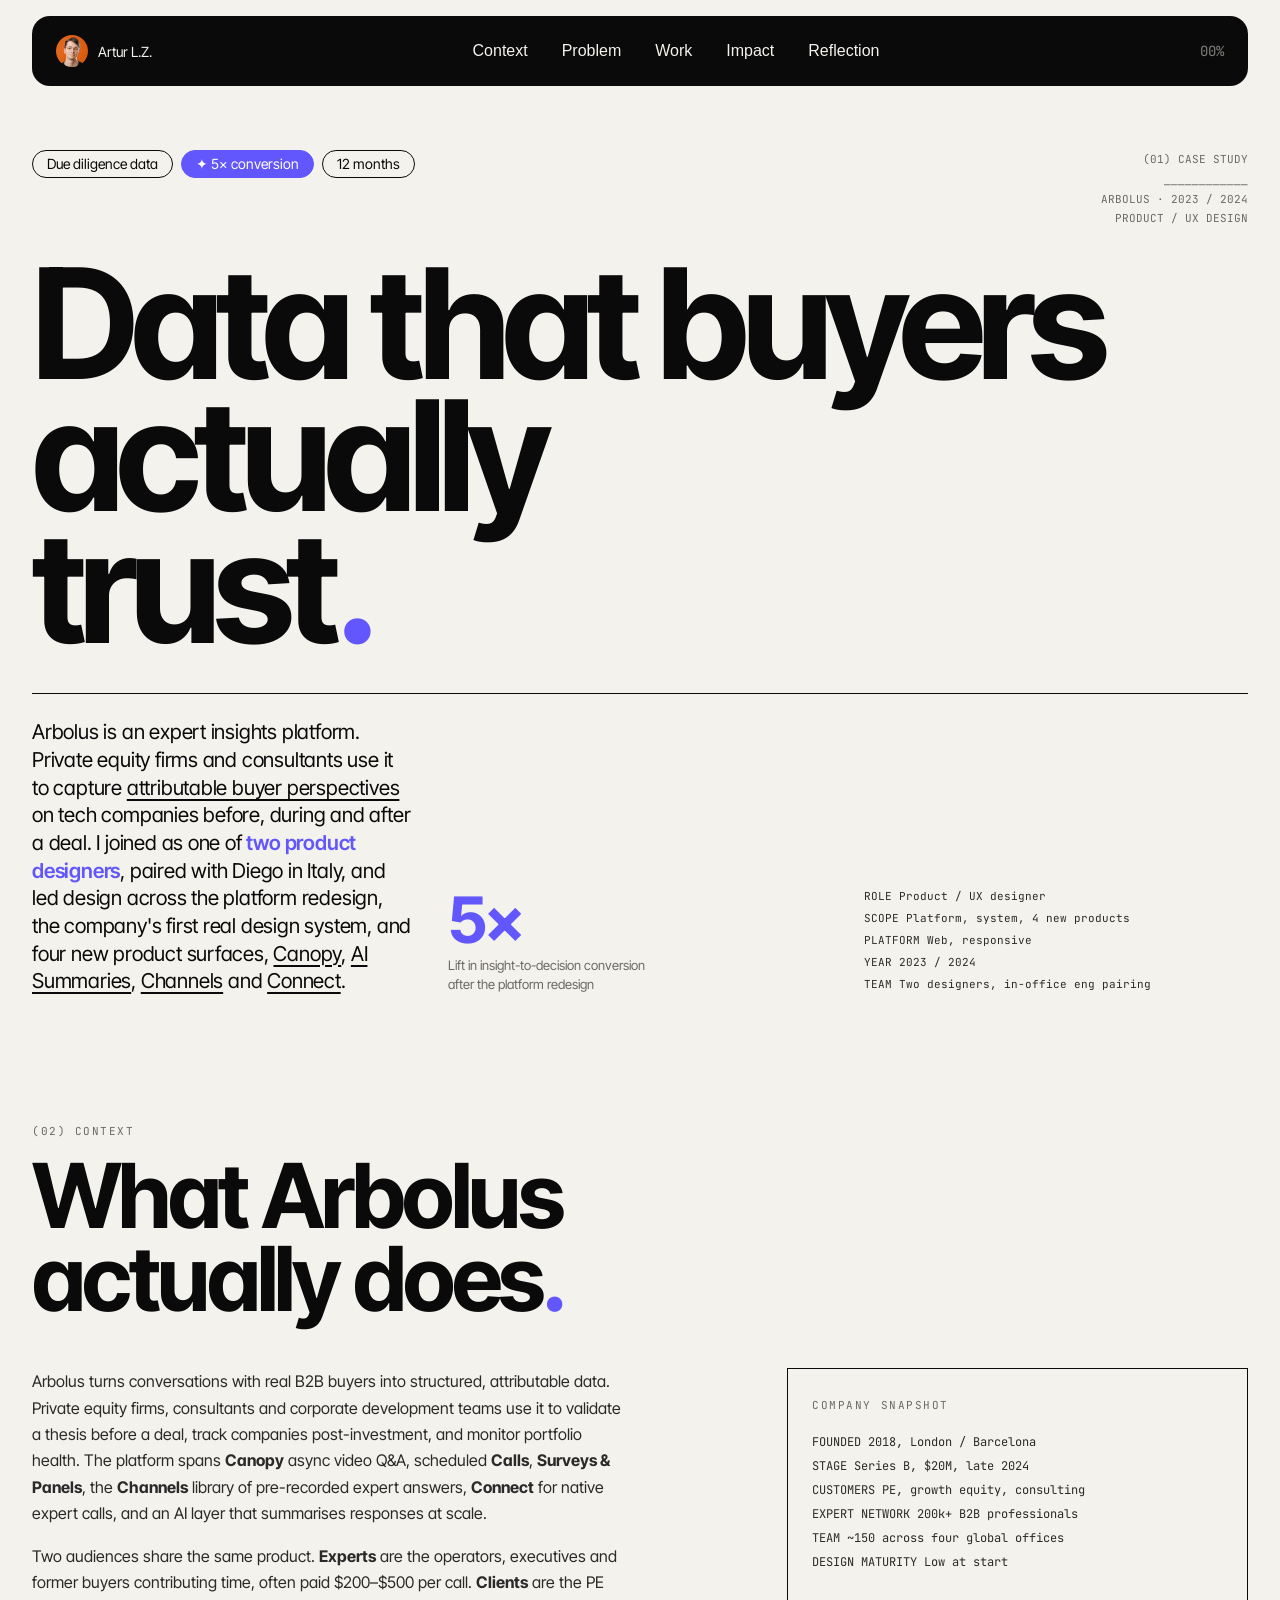
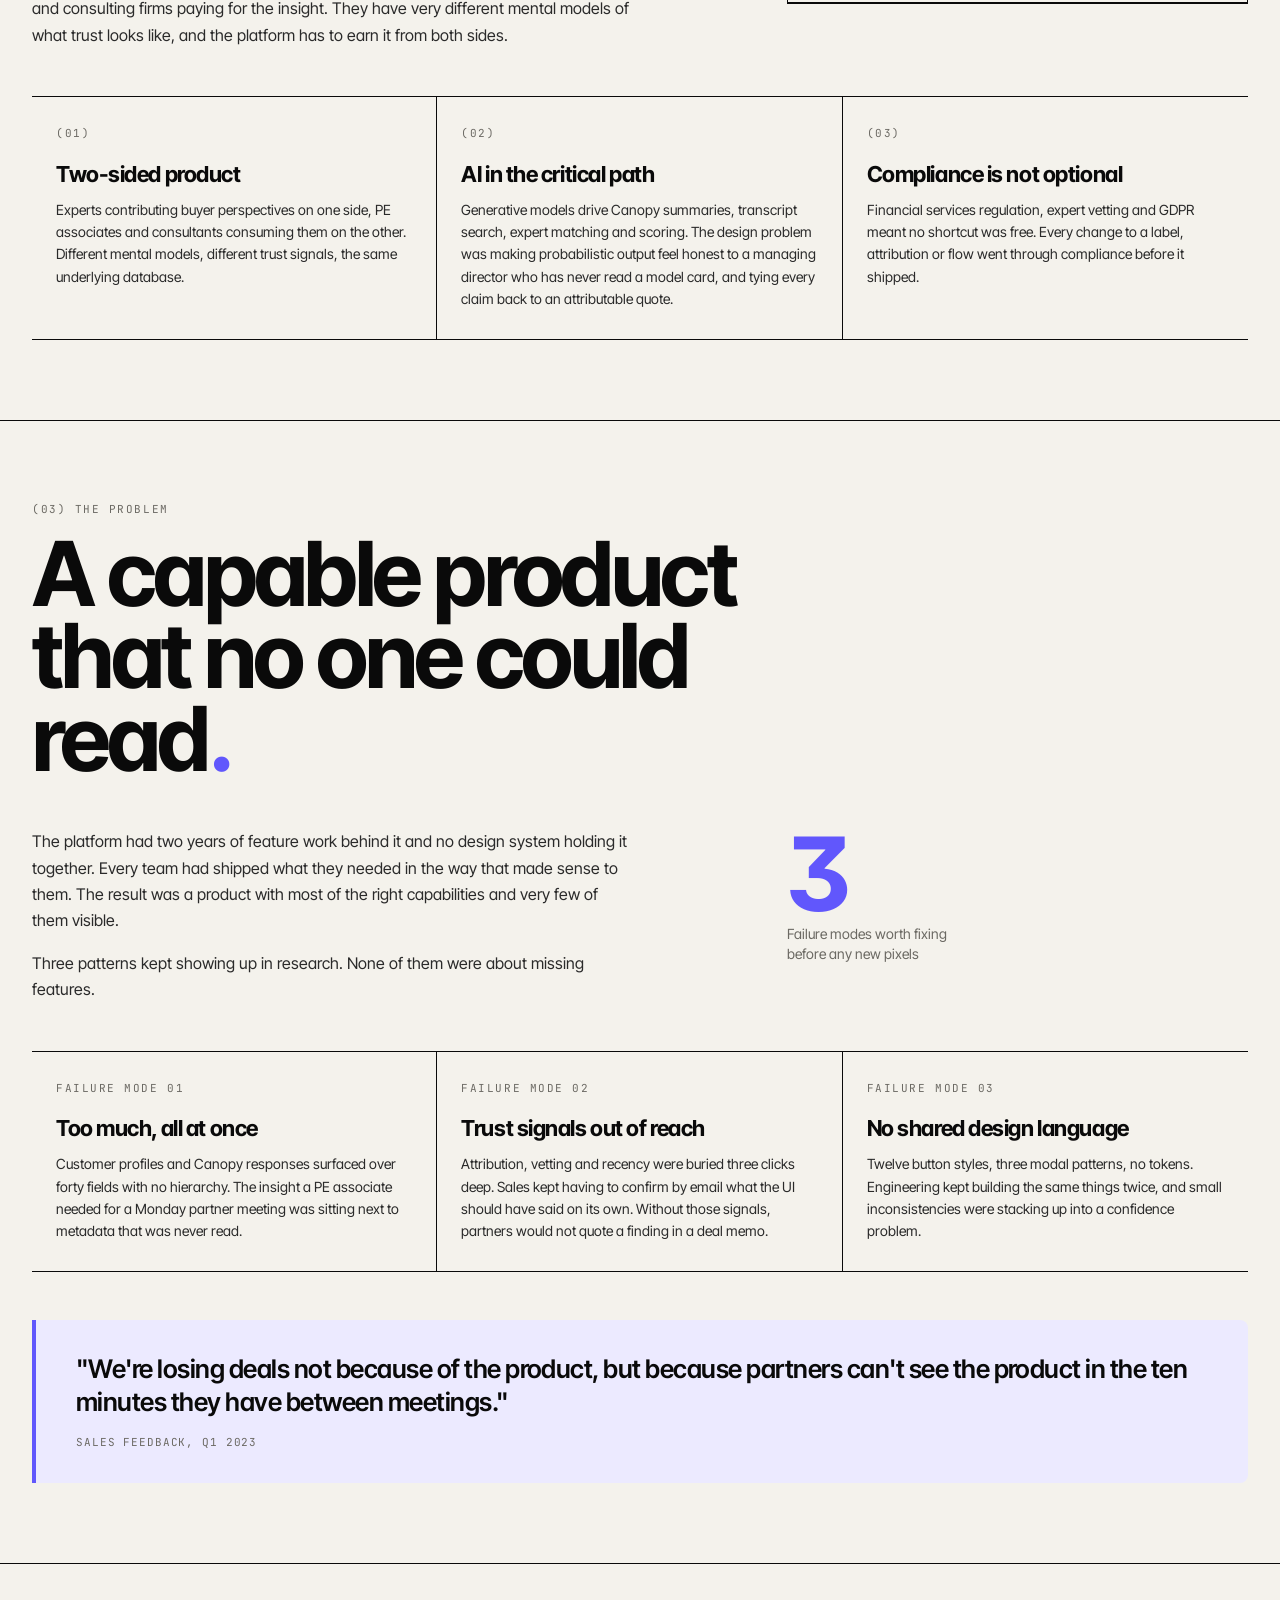
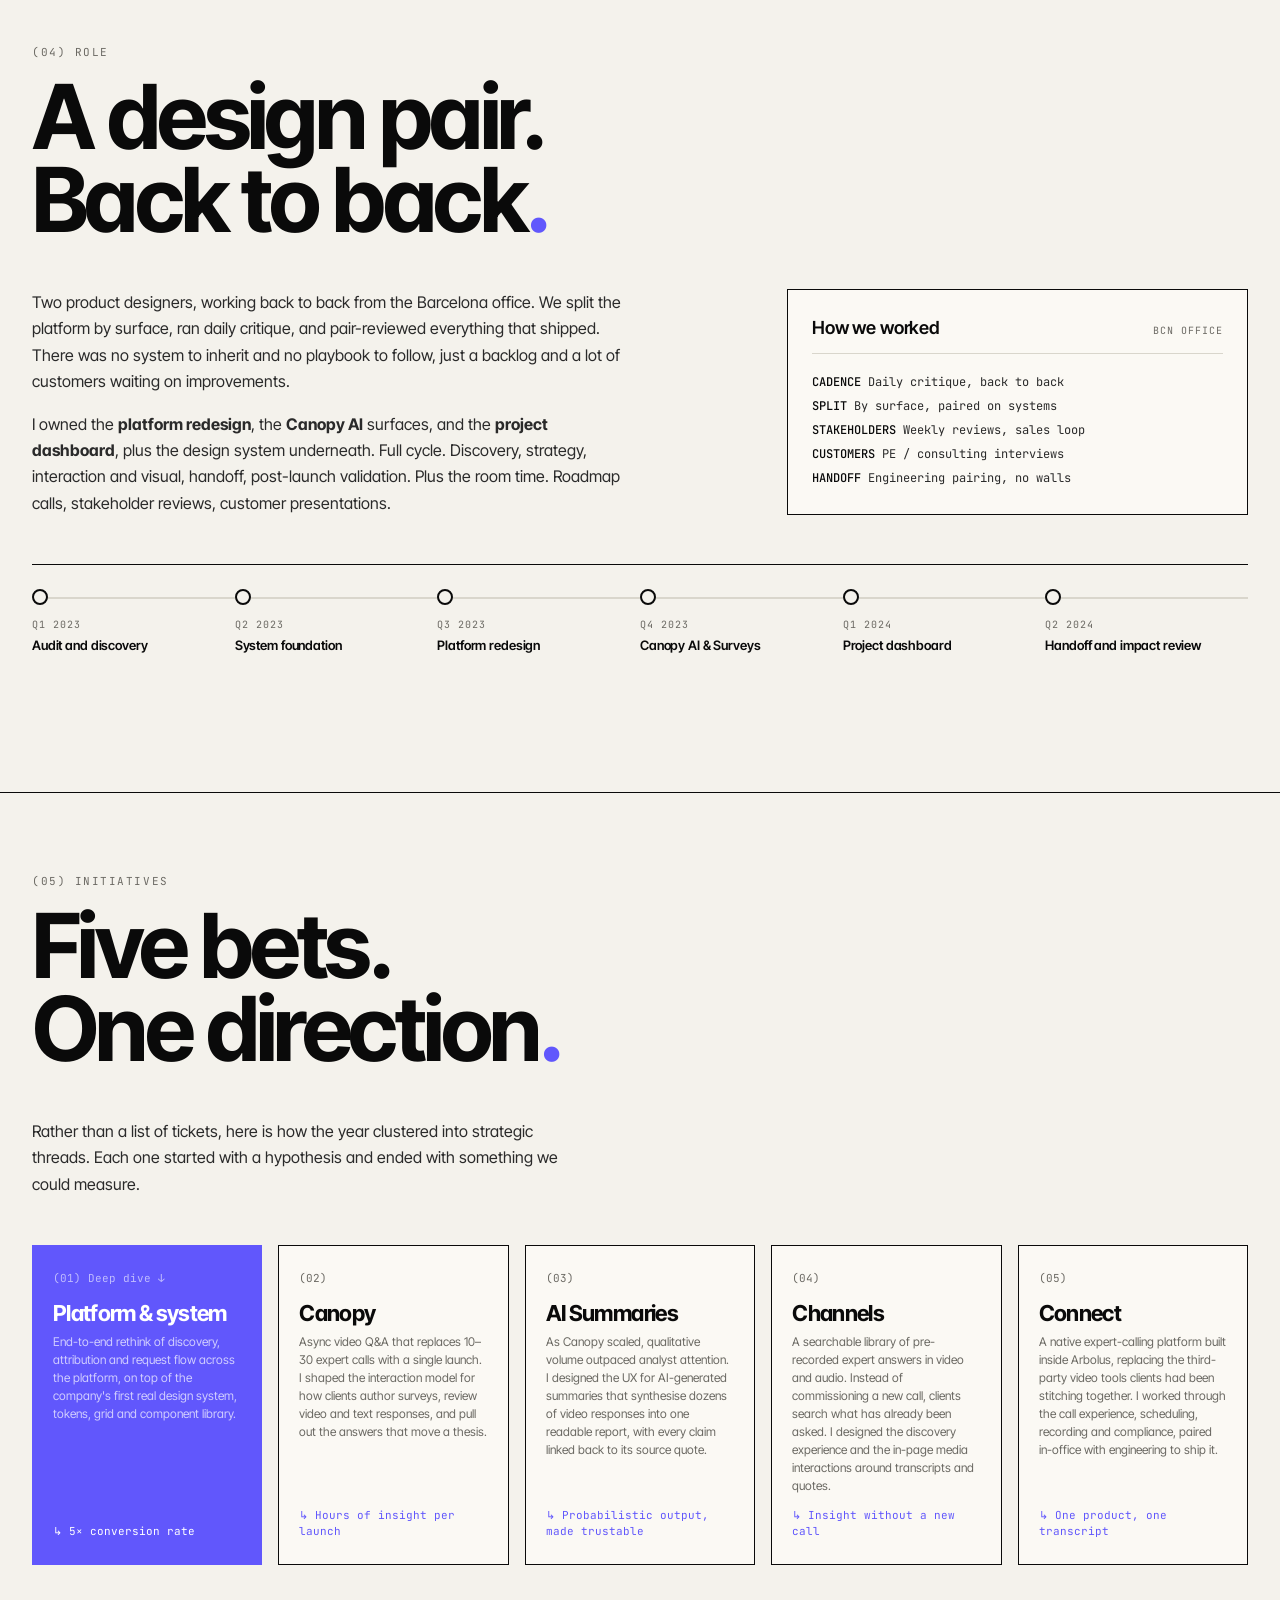
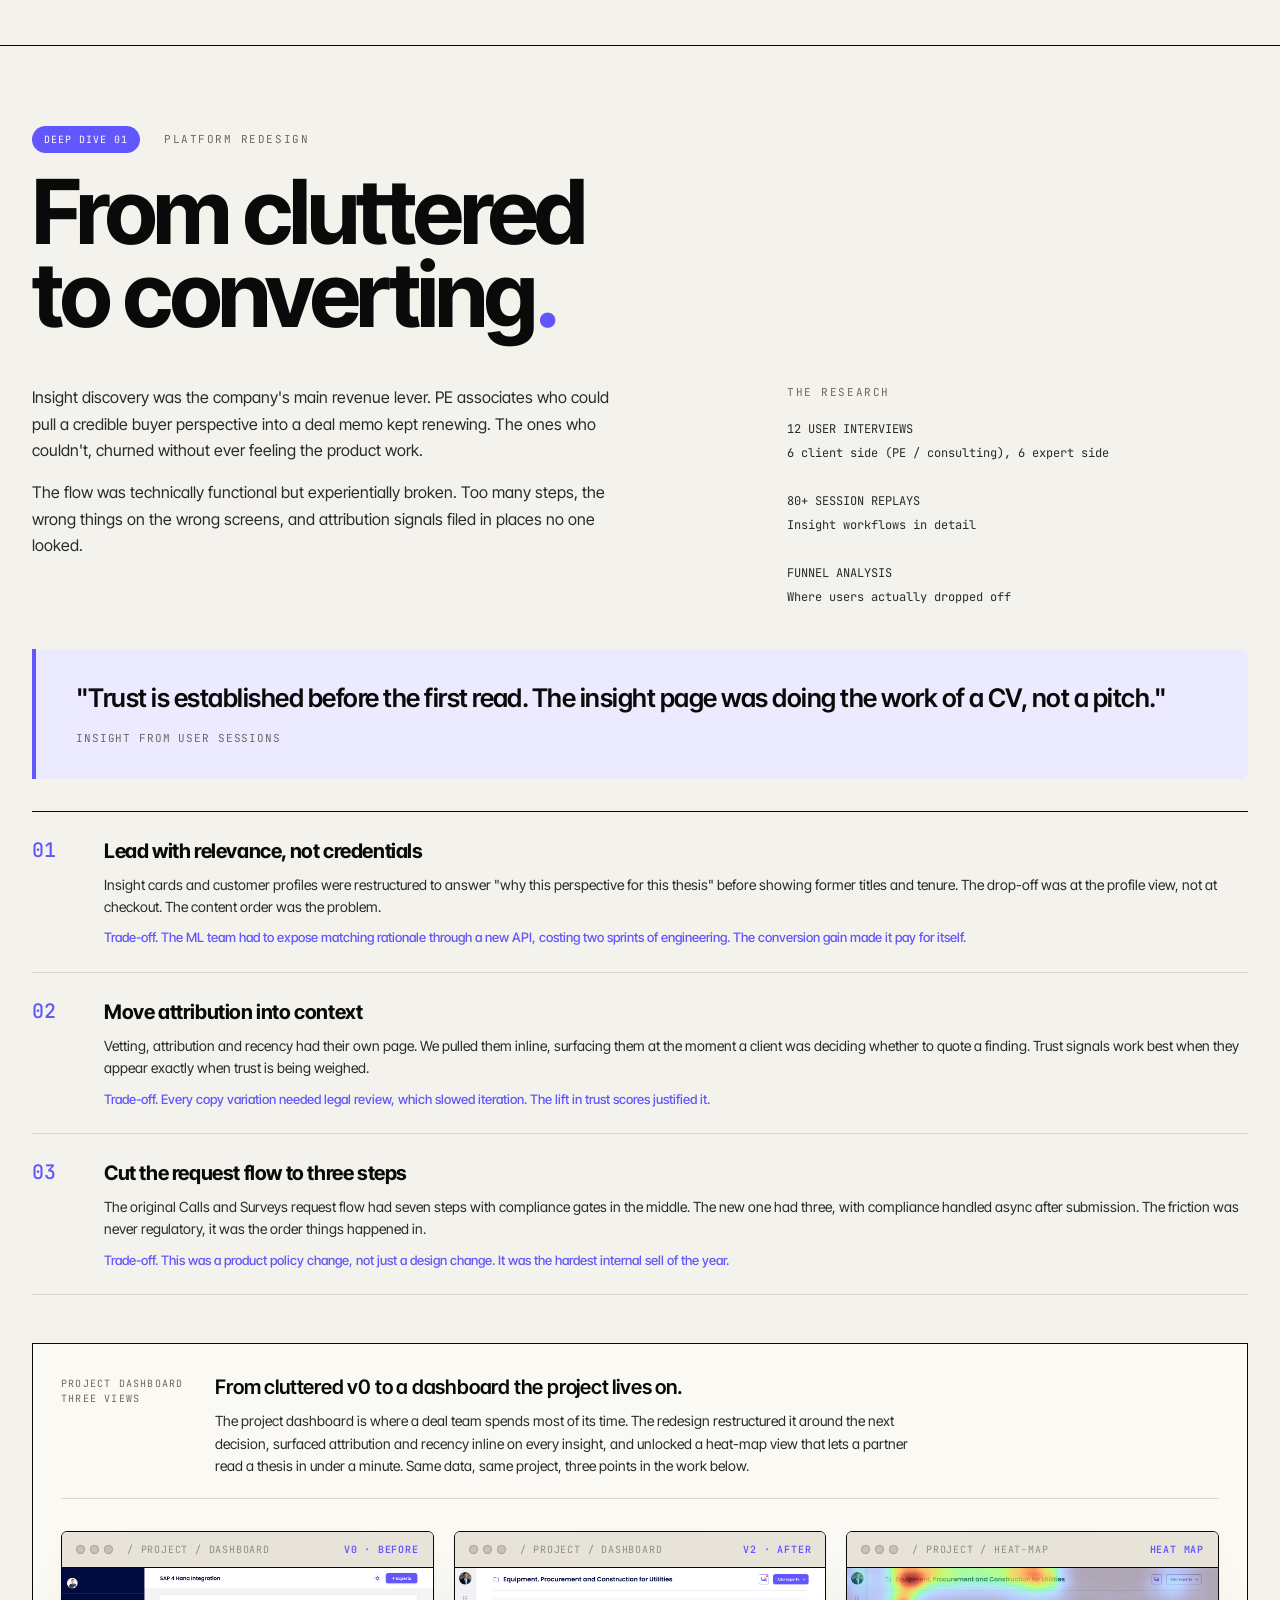
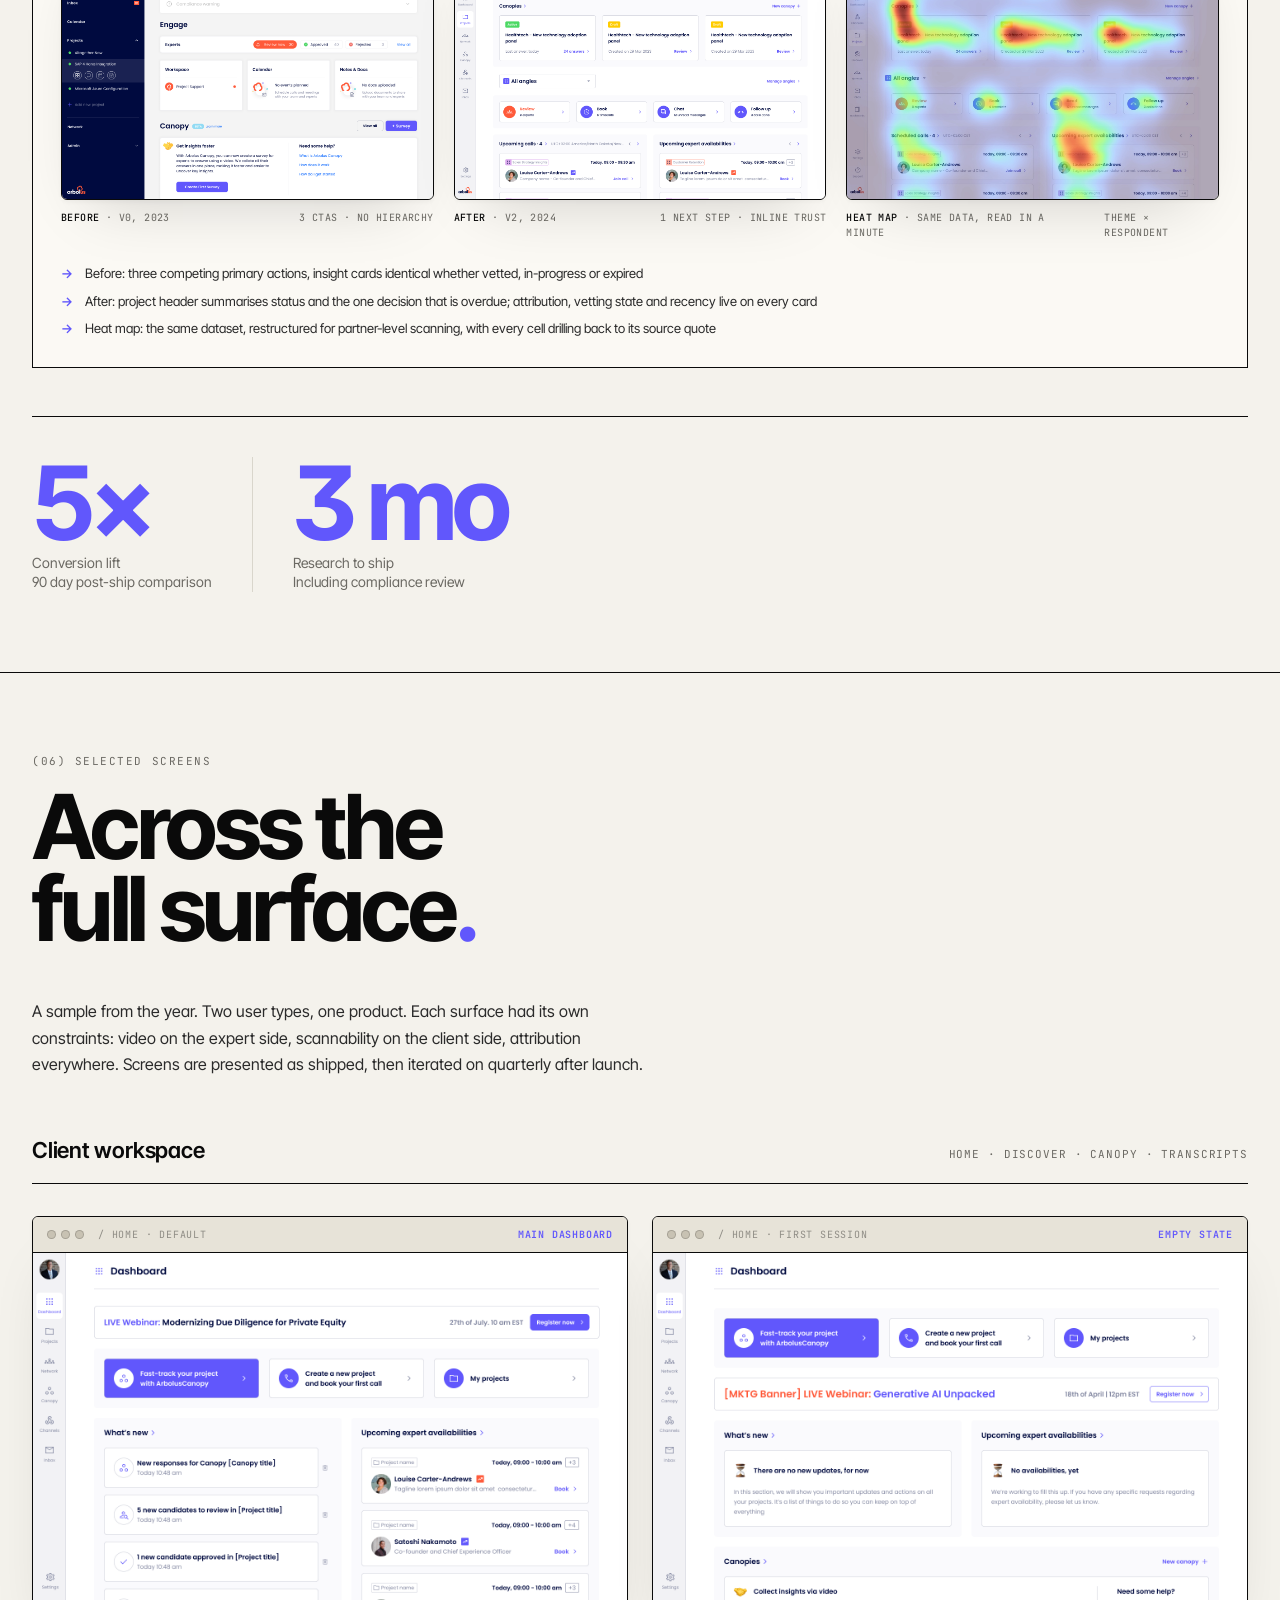
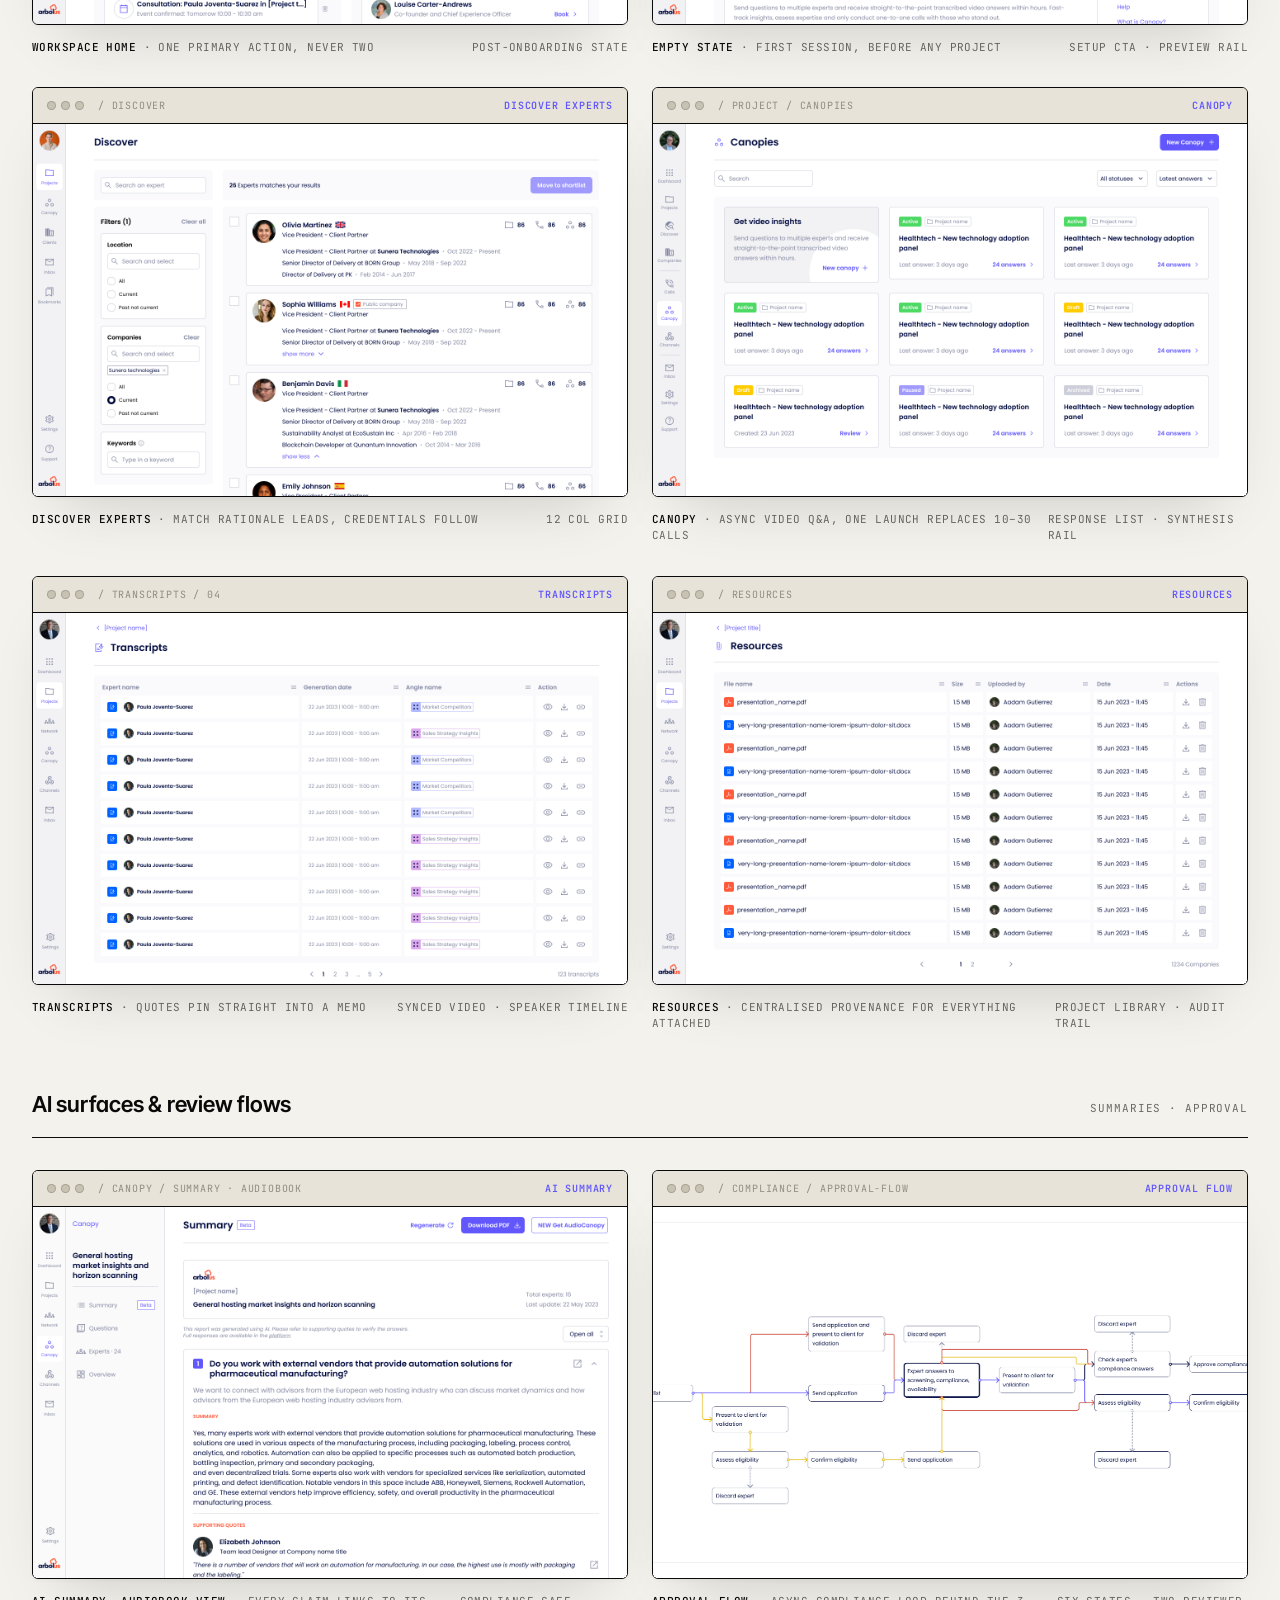
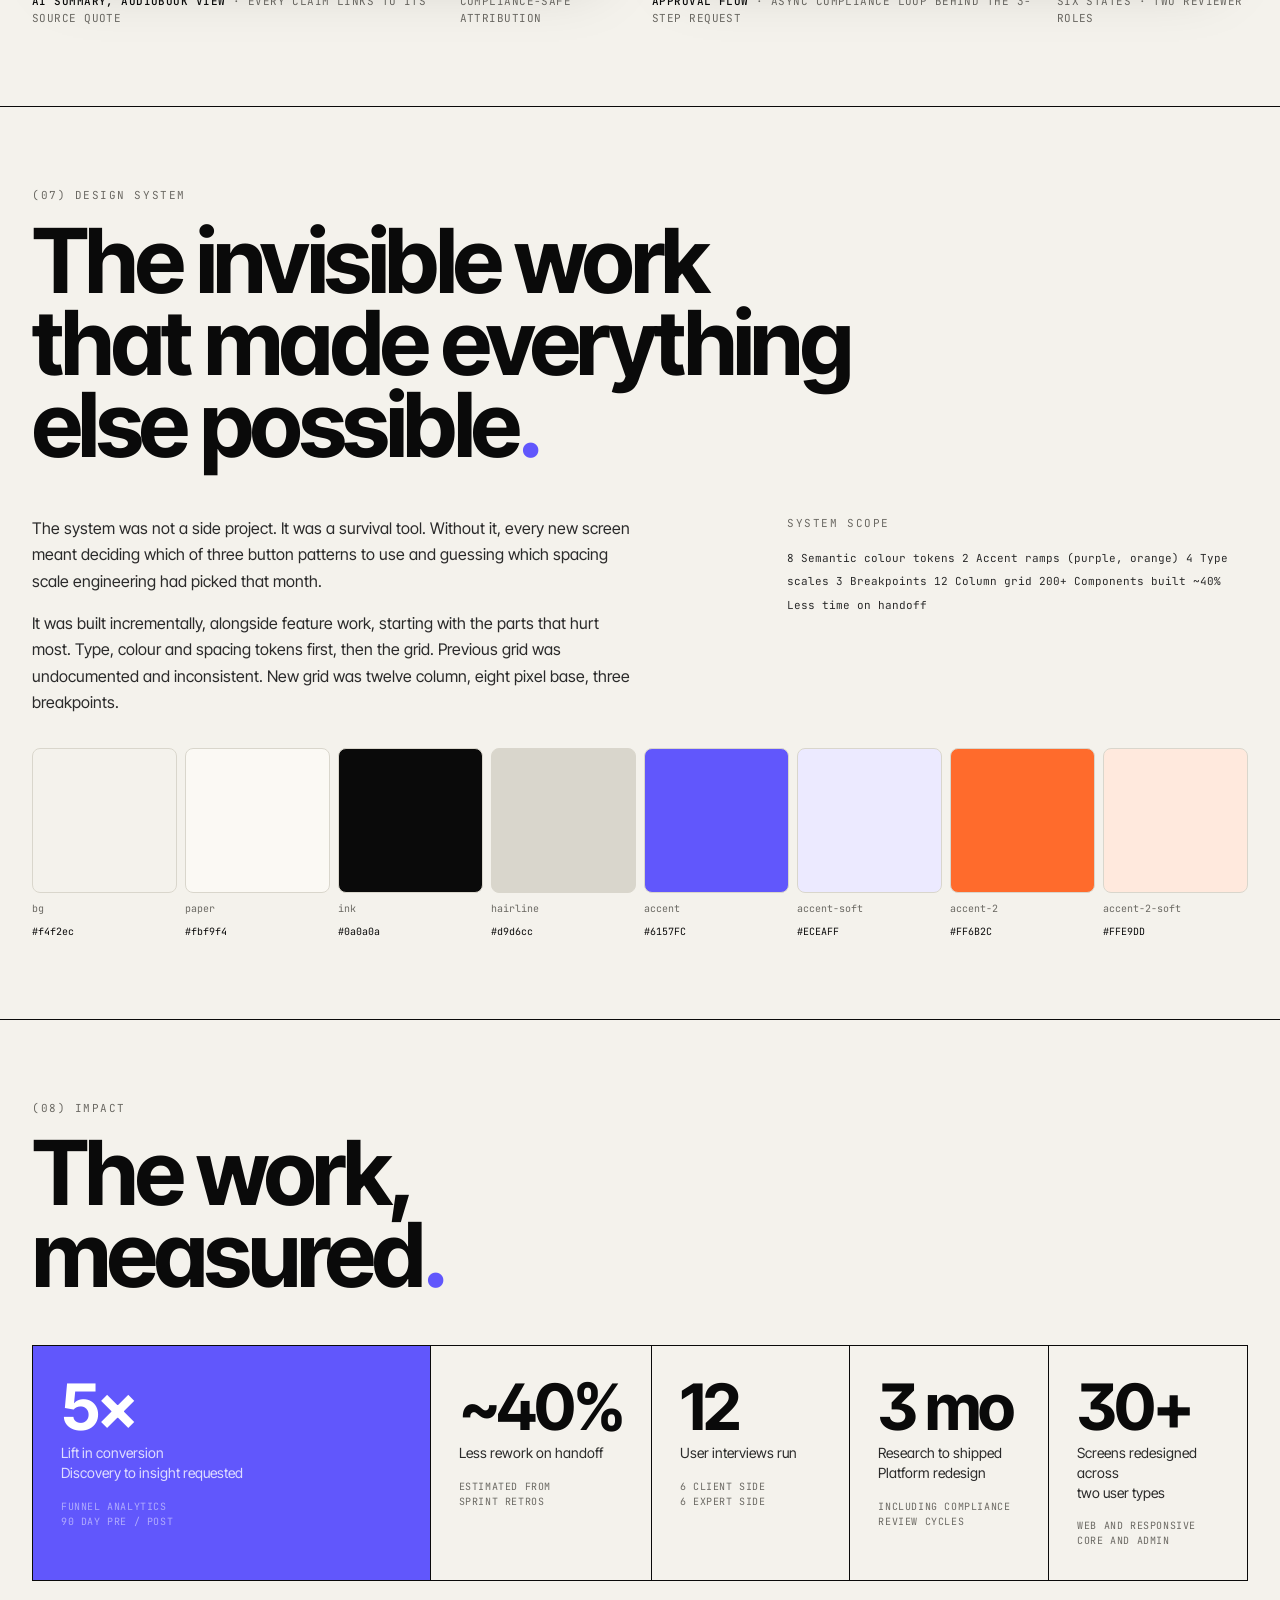
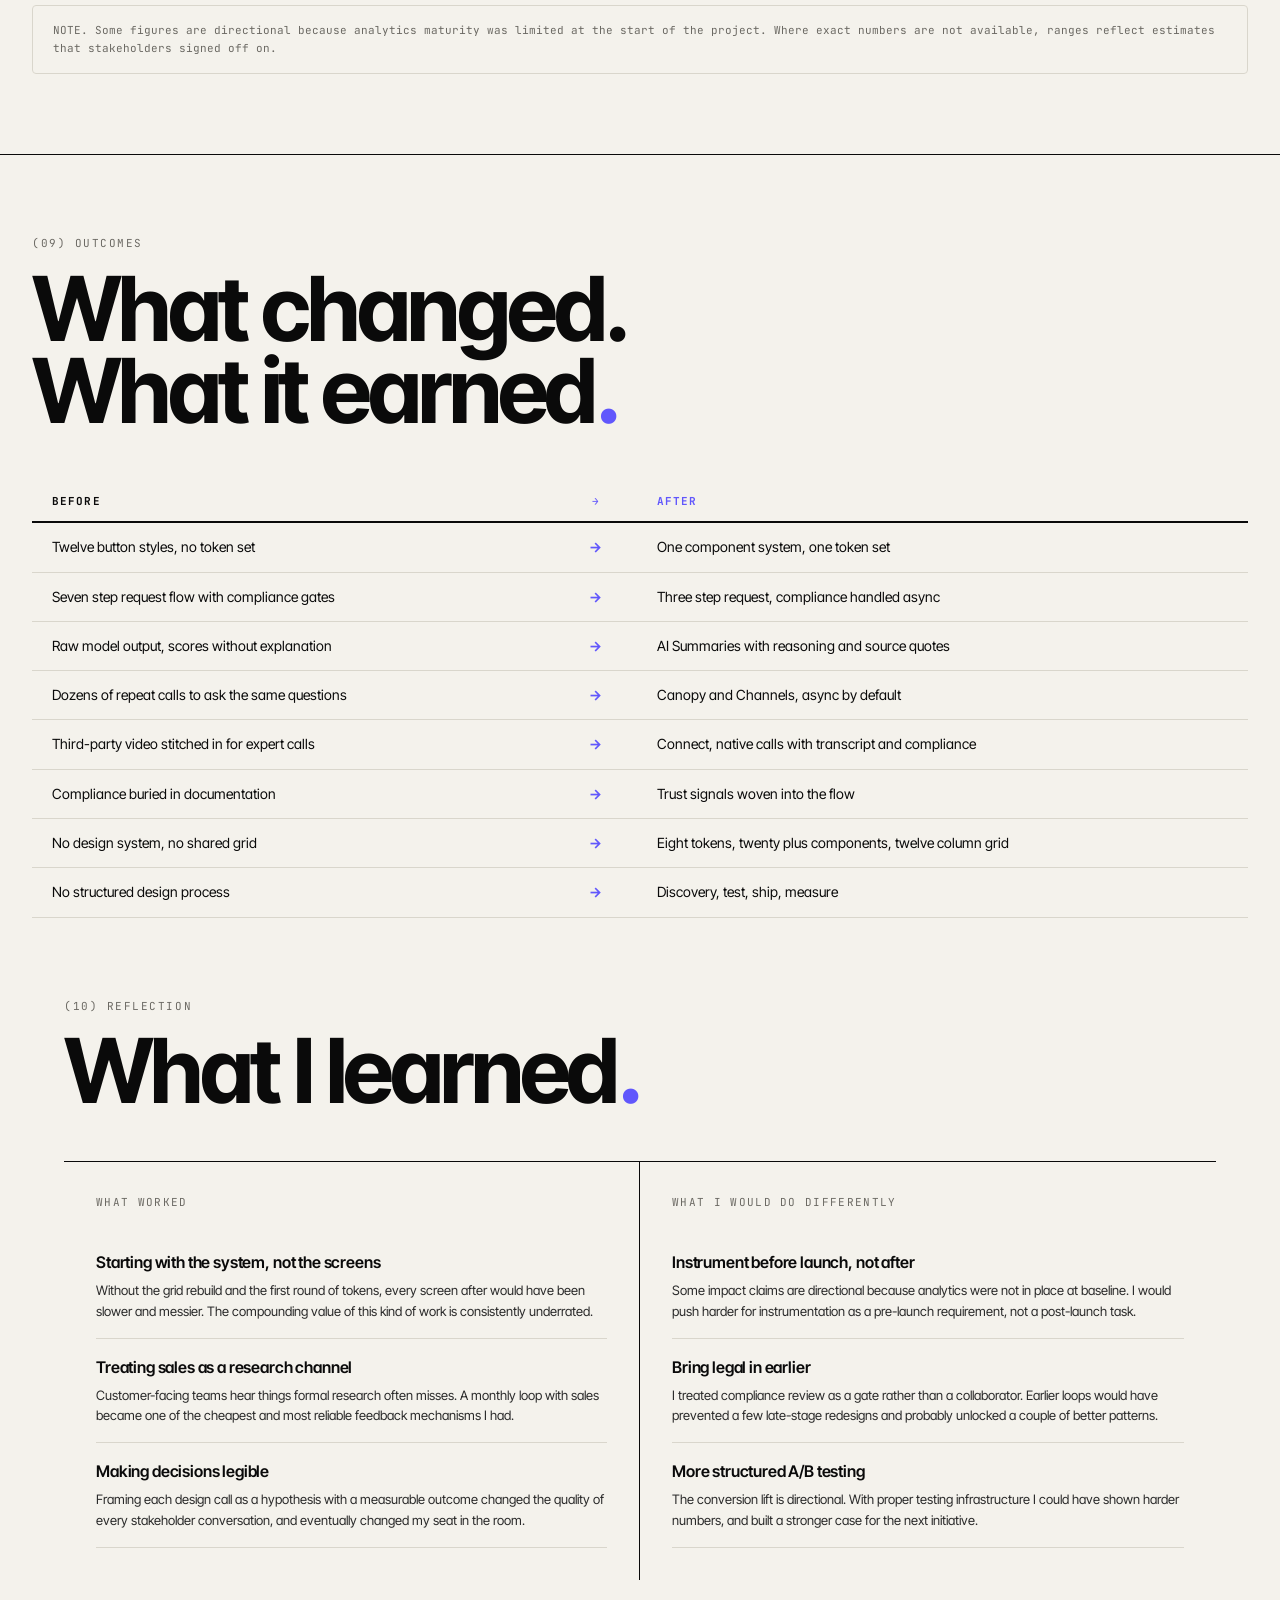
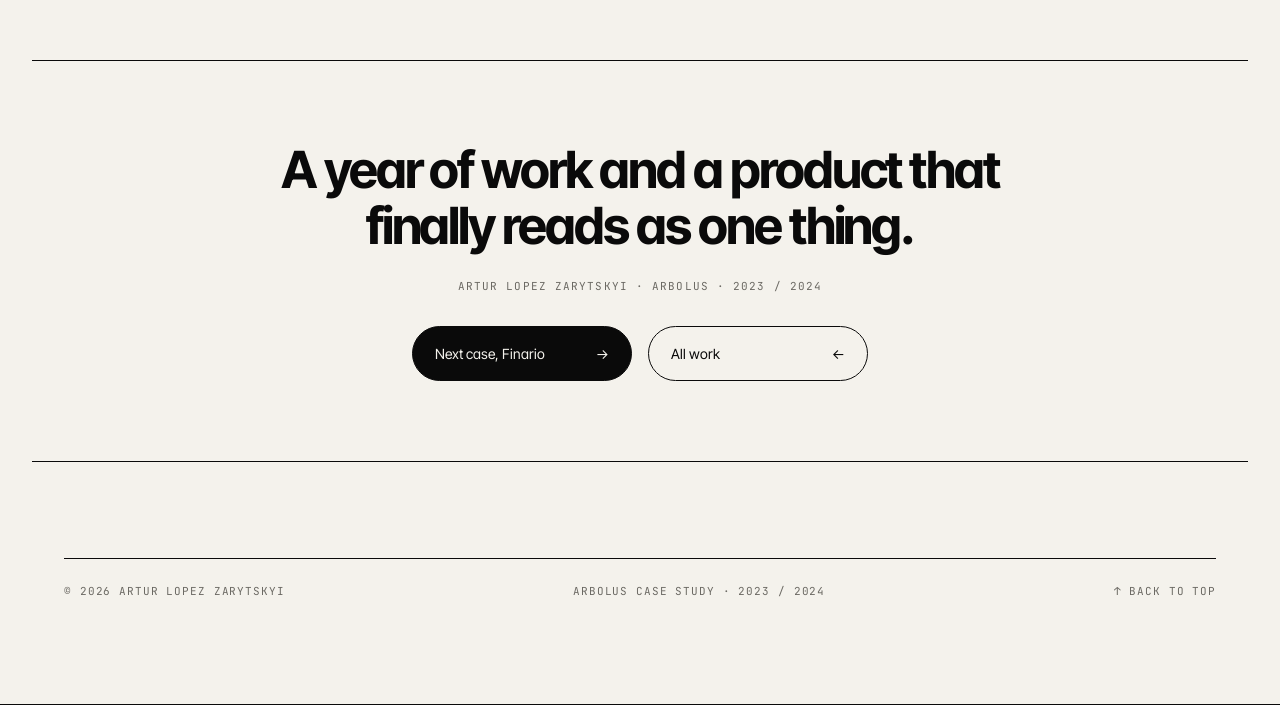
<file: arbolus.html>
<!DOCTYPE html>
<html lang="en" id="top">
<head>
  <meta charset="UTF-8">
  <meta name="viewport" content="width=device-width, initial-scale=1.0">
  <title>Arbolus, case study · Artur Lopez Zarytskyi</title>
  <meta name="description" content="Building and scaling the design system for Arbolus, a B2B expert insights platform for private equity and consulting. Two-person product design team, shipping Canopy, AI Summaries, Channels and Connect alongside a full platform redesign.">

  <link rel="preconnect" href="https://fonts.googleapis.com">
  <link rel="preconnect" href="https://fonts.gstatic.com" crossorigin>
  <link href="https://fonts.googleapis.com/css2?family=Inter+Tight:ital,wght@0,400;0,500;0,600;0,700;1,400&family=JetBrains+Mono:wght@400;500&display=swap" rel="stylesheet">

  <link rel="stylesheet" href="styles.css">
  <link rel="stylesheet" href="case-study.css">

  <!-- Arbolus accent override, scoped to this page only -->
  <style>
    body[data-case="arbolus"] {
      --blue:      #6157FC;
      --blue-soft: #ECEAFF;
      --orange:      #FF6B2C;
      --orange-soft: #FFE9DD;
    }
    body[data-case="arbolus"] .cs-init-card--accent:hover { background: #4a40e8; }
    /* Align titles consistently across the initiatives grid */
    body[data-case="arbolus"] .cs-init-card__title { margin: 14px 0 0; }
    body[data-case="arbolus"] .cs-init-card__impact { margin-top: auto; padding-top: 12px; }
    body[data-case="arbolus"] .cs-pair-card {
      border: 1px solid var(--ink);
      padding: 24px;
      background: var(--paper);
    }
    body[data-case="arbolus"] .cs-pair-card__header {
      display: flex; align-items: baseline; justify-content: space-between;
      gap: 16px; margin-bottom: 16px;
      padding-bottom: 12px; border-bottom: 1px solid var(--hairline);
    }
    body[data-case="arbolus"] .cs-pair-card__title {
      font-family: "Inter Tight", sans-serif;
      font-size: 18px; font-weight: 600; letter-spacing: -0.01em;
    }
    body[data-case="arbolus"] .cs-pair-card__list {
      font-family: "JetBrains Mono", monospace;
      font-size: 12px; line-height: 2;
      color: var(--ink-soft);
    }
    body[data-case="arbolus"] .cs-pair-card__list strong { color: var(--ink); font-weight: 500; }
    body[data-case="arbolus"] .text-orange { color: var(--orange); }

    /* ── Real-screenshot frames, scoped to Arbolus ───────────────────── */
    body[data-case="arbolus"] .cs-shot {
      position: relative;
      background: #efece4;
      border: 1px solid var(--ink);
      border-radius: 6px;
      overflow: hidden;
      box-shadow: 0 30px 60px -30px rgba(10,10,10,0.18), 0 2px 4px rgba(10,10,10,0.04);
    }
    body[data-case="arbolus"] .cs-shot__chrome {
      display: flex; align-items: center; gap: 6px;
      padding: 10px 14px;
      background: #e7e3d8;
      border-bottom: 1px solid var(--ink);
      font-family: "JetBrains Mono", monospace;
      font-size: 10px; letter-spacing: 0.08em; text-transform: uppercase;
      color: var(--muted);
    }
    body[data-case="arbolus"] .cs-shot__dots {
      display: inline-flex; gap: 5px; margin-right: 8px;
    }
    body[data-case="arbolus"] .cs-shot__dots span {
      width: 9px; height: 9px; border-radius: 50%;
      background: #c8c2b3; border: 1px solid rgba(10,10,10,0.18);
    }
    body[data-case="arbolus"] .cs-shot__url { flex: 1; opacity: 0.7; }
    body[data-case="arbolus"] .cs-shot__tag { color: var(--blue); font-weight: 600; }
    body[data-case="arbolus"] .cs-shot__img {
      display: block; width: 100%;
      aspect-ratio: 16 / 10;
      object-fit: cover;
      object-position: top center;
      background: #fff;
      /* Higher-quality downsampling on retina + sharper rendering */
      image-rendering: -webkit-optimize-contrast;
      image-rendering: high-quality;
      image-rendering: crisp-edges;
      -ms-interpolation-mode: bicubic;
      backface-visibility: hidden;
      -webkit-font-smoothing: antialiased;
    }
    /* Force higher source resolution by scaling the bitmap up slightly,
       which makes the browser pick a sharper downsample step on HiDPI. */
    @media (min-resolution: 1.5dppx) {
      body[data-case="arbolus"] .cs-shot__img {
        image-rendering: auto;
      }
    }
    body[data-case="arbolus"] .cs-shot__img--pano {
      aspect-ratio: 3 / 1;
    }
    body[data-case="arbolus"] .cs-shot__img--portrait {
      aspect-ratio: 4 / 5;
    }
    body[data-case="arbolus"] .cs-shot__caption {
      display: flex; align-items: baseline; justify-content: space-between;
      gap: 16px; margin-top: 14px;
      font-family: "JetBrains Mono", monospace;
      font-size: 11px; color: var(--muted);
      letter-spacing: 0.04em; text-transform: uppercase;
    }
    body[data-case="arbolus"] .cs-shot__caption strong {
      color: var(--ink); font-weight: 500;
    }

    /* Gallery of screens — uniform 2-col grid, every cell same size */
    body[data-case="arbolus"] .cs-gallery {
      display: grid;
      grid-template-columns: repeat(2, 1fr);
      gap: 32px 24px;
      margin-top: 32px;
    }
    body[data-case="arbolus"] .cs-gallery--triptych {
      grid-template-columns: repeat(3, 1fr);
      gap: 20px;
    }
    body[data-case="arbolus"] .cs-gallery--full > * { grid-column: 1 / -1; }
    @media (max-width: 900px) {
      body[data-case="arbolus"] .cs-gallery,
      body[data-case="arbolus"] .cs-gallery--triptych {
        grid-template-columns: 1fr;
      }
    }

    /* Triptych header — describes a coherent block of related shots */
    body[data-case="arbolus"] .cs-triptych-block {
      margin-top: 48px;
      border: 1px solid var(--ink);
      padding: 28px;
      background: var(--paper);
    }
    body[data-case="arbolus"] .cs-triptych-block__head {
      display: grid;
      grid-template-columns: auto 1fr;
      gap: 32px;
      align-items: start;
      margin-bottom: 24px;
      padding-bottom: 20px;
      border-bottom: 1px solid var(--hairline);
    }
    body[data-case="arbolus"] .cs-triptych-block__tag {
      font-family: "JetBrains Mono", monospace;
      font-size: 10px; letter-spacing: 0.12em; text-transform: uppercase;
      color: var(--muted);
      padding-top: 4px;
    }
    body[data-case="arbolus"] .cs-triptych-block__title {
      font-family: "Inter Tight", sans-serif;
      font-size: 20px; font-weight: 600; letter-spacing: -0.01em;
      margin: 0 0 8px;
    }
    body[data-case="arbolus"] .cs-triptych-block__desc {
      font-size: 14px; color: var(--ink-soft); line-height: 1.6;
      max-width: 720px;
    }
    body[data-case="arbolus"] .cs-triptych-block .cs-shot__caption {
      margin-top: 10px;
      font-size: 10px;
    }

    /* Override the BA panel — drop the dashed placeholder bg */
    body[data-case="arbolus"] .cs-ba-screen.cs-ba-screen--real {
      aspect-ratio: auto;
      background: none;
      border: none;
      padding: 0;
      display: block;
    }
    body[data-case="arbolus"] .cs-ba-screen.cs-ba-screen--real .cs-shot { margin: 0; }

    /* Workspace components — long vertical sheet */
    body[data-case="arbolus"] .cs-components-sheet {
      margin-top: 32px;
      border: 1px solid var(--ink);
      border-radius: 6px;
      overflow: hidden;
      background: #efece4;
    }
    body[data-case="arbolus"] .cs-components-sheet__viewport {
      max-height: 560px;
      overflow: hidden;
      position: relative;
    }
    body[data-case="arbolus"] .cs-components-sheet__viewport::after {
      content: "";
      position: absolute; inset: auto 0 0 0; height: 140px;
      background: linear-gradient(to bottom, rgba(244,242,236,0), var(--bg));
      pointer-events: none;
    }
    body[data-case="arbolus"] .cs-components-sheet img {
      display: block; width: 100%; height: auto;
    }
    body[data-case="arbolus"] .cs-components-sheet__foot {
      display: flex; align-items: center; justify-content: space-between;
      gap: 16px; padding: 14px 20px;
      border-top: 1px solid var(--ink);
      font-family: "JetBrains Mono", monospace;
      font-size: 11px; color: var(--muted);
      letter-spacing: 0.06em; text-transform: uppercase;
      background: #e7e3d8;
    }

    /* Section opener title above gallery */
    body[data-case="arbolus"] .cs-gallery-h {
      display: flex; align-items: baseline; justify-content: space-between;
      gap: 24px; margin-top: 56px;
      padding-bottom: 16px; border-bottom: 1px solid var(--ink);
    }
    body[data-case="arbolus"] .cs-gallery-h h3 {
      font-family: "Inter Tight", sans-serif;
      font-size: 22px; font-weight: 600; letter-spacing: -0.01em;
    }
    body[data-case="arbolus"] .cs-gallery-h .mono {
      font-size: 11px; color: var(--muted); letter-spacing: 0.08em; text-transform: uppercase;
    }
  </style>
  <link rel="icon" type="image/png" sizes="32x32" href="favicon-32.png">
  <link rel="icon" type="image/png" sizes="16x16" href="favicon-16.png">
  <link rel="apple-touch-icon" sizes="180x180" href="favicon-180.png">
</head>
<body data-case="arbolus">

<!-- ─── NAV ─────────────────────────────────────────────────────────── -->
<nav class="cs-nav" id="cs-nav">
  <a href="index.html" class="cs-nav__back">
    <span class="cs-nav__back-dot" aria-hidden="true"></span>
    <span>Artur L.Z.</span>
  </a>

  <div class="cs-nav__sections" role="list">
    <button class="cs-nav__sec cs-nav__sec--active" data-target="overview">Context</button>
    <button class="cs-nav__sec" data-target="problem">Problem</button>
    <button class="cs-nav__sec" data-target="initiatives">Work</button>
    <button class="cs-nav__sec" data-target="impact">Impact</button>
    <button class="cs-nav__sec" data-target="reflection">Reflection</button>
  </div>

  <div class="cs-nav__progress mono" id="scroll-progress">00%</div>
</nav>

<!-- ─── 01 HERO ──────────────────────────────────────────────────────── -->
<section class="cs-hero" id="hero">
  <div class="cs-hero__top">
    <div class="cs-hero__pills">
      <span class="pill">Due diligence data</span>
      <span class="pill pill--accent">✦ 5× conversion</span>
      <span class="pill">12 months</span>
    </div>
    <div class="mono cs-hero__meta">
      (01) CASE STUDY<br>
      ⎯⎯⎯⎯⎯⎯⎯⎯⎯⎯⎯⎯<br>
      ARBOLUS · 2023 / 2024<br>
      PRODUCT / UX DESIGN
    </div>
  </div>

  <h1 class="display cs-hero__h1">
    Data that buyers<br>
    actually<br>
    trust<span class="text-blue">.</span>
  </h1>

  <div class="cs-hero__bottom">
    <p class="cs-hero__lead">
      Arbolus is an expert insights platform. Private equity firms and consultants use it to capture <em class="underline-em">attributable buyer perspectives</em> on tech companies before, during and after a deal. I joined as one of
      <em class="text-blue text-semibold">two product designers</em>, paired with Diego in Italy, and led design across the platform redesign, the company's first real design system, and four new product surfaces, <em class="underline-em">Canopy</em>, <em class="underline-em">AI Summaries</em>, <em class="underline-em">Channels</em> and <em class="underline-em">Connect</em>.
    </p>
    <div class="cs-hero__stats">
      <div class="cs-hero__stat-num">5×</div>
      <div class="cs-hero__stat-label">Lift in insight-to-decision conversion<br>after the platform redesign</div>
    </div>
    <div class="mono cs-hero__attrs">
      ROLE Product / UX designer<br>
      SCOPE Platform, system, 4 new products<br>
      PLATFORM Web, responsive<br>
      YEAR 2023 / 2024<br>
      TEAM Two designers, in-office eng pairing
    </div>
  </div>
</section>

<!-- ─── 02 CONTEXT ───────────────────────────────────────────────────── -->
<section class="cs-section" id="overview">
  <div class="cs-label">(02) Context</div>
  <h2 class="display cs-h2">What Arbolus<br>actually does<span class="text-blue">.</span></h2>

  <div class="cs-2col cs-2col--60-40">
    <div>
      <p class="cs-body">
        Arbolus turns conversations with real B2B buyers into structured, attributable data. Private equity firms, consultants and corporate development teams use it to validate a thesis before a deal, track companies post-investment, and monitor portfolio health. The platform spans <strong>Canopy</strong> async video Q&amp;A, scheduled <strong>Calls</strong>, <strong>Surveys &amp; Panels</strong>, the <strong>Channels</strong> library of pre-recorded expert answers, <strong>Connect</strong> for native expert calls, and an AI layer that summarises responses at scale.
      </p>
      <p class="cs-body">
        Two audiences share the same product. <strong>Experts</strong> are the operators, executives and former buyers contributing time, often paid $200–$500 per call. <strong>Clients</strong> are the PE and consulting firms paying for the insight. They have very different mental models of what trust looks like, and the platform has to earn it from both sides.
      </p>
    </div>
    <div>
      <div class="cs-3col" style="grid-template-columns:1fr; border: 1px solid var(--ink);">
        <div class="cs-3col__item" style="border-right:none;">
          <div class="cs-label">Company snapshot</div>
          <div style="margin-top:12px; font-family:'JetBrains Mono',monospace; font-size:12px; line-height:2; color:var(--ink-soft);">
            FOUNDED 2018, London / Barcelona<br>
            STAGE Series B, $20M, late 2024<br>
            CUSTOMERS PE, growth equity, consulting<br>
            EXPERT NETWORK 200k+ B2B professionals<br>
            TEAM ~150 across four global offices<br>
            DESIGN MATURITY Low at start
          </div>
        </div>
      </div>
    </div>
  </div>

  <div class="cs-3col" style="margin-top:48px;">
    <div class="cs-3col__item">
      <div class="cs-label">(01)</div>
      <div class="cs-3col__title">Two-sided product</div>
      <p class="cs-3col__body">Experts contributing buyer perspectives on one side, PE associates and consultants consuming them on the other. Different mental models, different trust signals, the same underlying database.</p>
    </div>
    <div class="cs-3col__item">
      <div class="cs-label">(02)</div>
      <div class="cs-3col__title">AI in the critical path</div>
      <p class="cs-3col__body">Generative models drive Canopy summaries, transcript search, expert matching and scoring. The design problem was making probabilistic output feel honest to a managing director who has never read a model card, and tying every claim back to an attributable quote.</p>
    </div>
    <div class="cs-3col__item">
      <div class="cs-label">(03)</div>
      <div class="cs-3col__title">Compliance is not optional</div>
      <p class="cs-3col__body">Financial services regulation, expert vetting and GDPR meant no shortcut was free. Every change to a label, attribution or flow went through compliance before it shipped.</p>
    </div>
  </div>
</section>

<!-- ─── 03 PROBLEM ───────────────────────────────────────────────────── -->
<section class="cs-section" id="problem">
  <div class="cs-label">(03) The problem</div>
  <h2 class="display cs-h2">A capable product<br>that no one could<br>read<span class="text-blue">.</span></h2>

  <div class="cs-2col cs-2col--60-40">
    <div>
      <p class="cs-body">
        The platform had two years of feature work behind it and no design system holding it together. Every team had shipped what they needed in the way that made sense to them. The result was a product with most of the right capabilities and very few of them visible.
      </p>
      <p class="cs-body">
        Three patterns kept showing up in research. None of them were about missing features.
      </p>
    </div>
    <div class="cs-stat">
      <div class="cs-stat__num">3</div>
      <div class="cs-stat__label">Failure modes worth fixing<br>before any new pixels</div>
    </div>
  </div>

  <div class="cs-3col" style="margin-top:48px;">
    <div class="cs-3col__item">
      <div class="cs-label">Failure mode 01</div>
      <div class="cs-3col__title">Too much, all at once</div>
      <p class="cs-3col__body">Customer profiles and Canopy responses surfaced over forty fields with no hierarchy. The insight a PE associate needed for a Monday partner meeting was sitting next to metadata that was never read.</p>
    </div>
    <div class="cs-3col__item">
      <div class="cs-label">Failure mode 02</div>
      <div class="cs-3col__title">Trust signals out of reach</div>
      <p class="cs-3col__body">Attribution, vetting and recency were buried three clicks deep. Sales kept having to confirm by email what the UI should have said on its own. Without those signals, partners would not quote a finding in a deal memo.</p>
    </div>
    <div class="cs-3col__item">
      <div class="cs-label">Failure mode 03</div>
      <div class="cs-3col__title">No shared design language</div>
      <p class="cs-3col__body">Twelve button styles, three modal patterns, no tokens. Engineering kept building the same things twice, and small inconsistencies were stacking up into a confidence problem.</p>
    </div>
  </div>

  <div class="cs-quote">
    <p class="cs-quote__text">"We're losing deals not because of the product, but because partners can't see the product in the ten minutes they have between meetings."</p>
    <div class="cs-quote__attr">Sales feedback, Q1 2023</div>
  </div>
</section>

<!-- ─── 05 ROLE ───────────────────────────────────────────────────────── -->
<section class="cs-section">
  <div class="cs-label">(04) Role</div>
  <h2 class="display cs-h2">A design pair.<br>Back to back<span class="text-blue">.</span></h2>

  <div class="cs-2col cs-2col--60-40">
    <div>
      <p class="cs-body">
        Two product designers, working back to back from the Barcelona office. We split the platform by surface, ran daily critique, and pair-reviewed everything that shipped. There was no system to inherit and no playbook to follow, just a backlog and a lot of customers waiting on improvements.
      </p>
      <p class="cs-body">
        I owned the <strong>platform redesign</strong>, the <strong>Canopy AI</strong> surfaces, and the <strong>project dashboard</strong>, plus the design system underneath. Full cycle. Discovery, strategy, interaction and visual, handoff, post-launch validation. Plus the room time. Roadmap calls, stakeholder reviews, customer presentations.
      </p>
    </div>
    <div>
      <div class="cs-pair-card">
        <div class="cs-pair-card__header">
          <div class="cs-pair-card__title">How we worked</div>
          <div class="mono" style="font-size:10px; color:var(--muted); letter-spacing:0.1em;">BCN OFFICE</div>
        </div>
        <div class="cs-pair-card__list">
          <strong>CADENCE</strong> Daily critique, back to back<br>
          <strong>SPLIT</strong> By surface, paired on systems<br>
          <strong>STAKEHOLDERS</strong> Weekly reviews, sales loop<br>
          <strong>CUSTOMERS</strong> PE / consulting interviews<br>
          <strong>HANDOFF</strong> Engineering pairing, no walls
        </div>
      </div>
    </div>
  </div>

  <div class="cs-timeline">
    <div class="cs-timeline__track">
      <div class="cs-timeline__step">
        <div class="cs-timeline__dot"></div>
        <div class="cs-timeline__period">Q1 2023</div>
        <div class="cs-timeline__label">Audit and discovery</div>
      </div>
      <div class="cs-timeline__step">
        <div class="cs-timeline__dot"></div>
        <div class="cs-timeline__period">Q2 2023</div>
        <div class="cs-timeline__label">System foundation</div>
      </div>
      <div class="cs-timeline__step">
        <div class="cs-timeline__dot"></div>
        <div class="cs-timeline__period">Q3 2023</div>
        <div class="cs-timeline__label">Platform redesign</div>
      </div>
      <div class="cs-timeline__step">
        <div class="cs-timeline__dot"></div>
        <div class="cs-timeline__period">Q4 2023</div>
        <div class="cs-timeline__label">Canopy AI &amp; Surveys</div>
      </div>
      <div class="cs-timeline__step">
        <div class="cs-timeline__dot"></div>
        <div class="cs-timeline__period">Q1 2024</div>
        <div class="cs-timeline__label">Project dashboard</div>
      </div>
      <div class="cs-timeline__step">
        <div class="cs-timeline__dot"></div>
        <div class="cs-timeline__period">Q2 2024</div>
        <div class="cs-timeline__label">Handoff and impact review</div>
      </div>
    </div>
  </div>
</section>

<!-- ─── 07 INITIATIVES ───────────────────────────────────────────────── -->
<section class="cs-section" id="initiatives">
  <div class="cs-label">(05) Initiatives</div>
  <h2 class="display cs-h2">Five bets.<br>One direction<span class="text-blue">.</span></h2>
  <p class="cs-body" style="max-width:560px;">Rather than a list of tickets, here is how the year clustered into strategic threads. Each one started with a hypothesis and ended with something we could measure.</p>

  <div class="cs-init-grid">
    <a class="cs-init-card cs-init-card--accent" href="#dd-platform">
      <div class="cs-init-card__num">(01) Deep dive ↓</div>
      <div class="cs-init-card__title">Platform &amp; system</div>
      <div class="cs-init-card__desc">End-to-end rethink of discovery, attribution and request flow across the platform, on top of the company's first real design system, tokens, grid and component library.</div>
      <div class="cs-init-card__impact">↳ 5× conversion rate</div>
    </a>
    <div class="cs-init-card" style="cursor:default;">
      <div class="cs-init-card__num">(02)</div>
      <div class="cs-init-card__title">Canopy</div>
      <div class="cs-init-card__desc">Async video Q&amp;A that replaces 10–30 expert calls with a single launch. I shaped the interaction model for how clients author surveys, review video and text responses, and pull out the answers that move a thesis.</div>
      <div class="cs-init-card__impact" style="color:var(--blue);">↳ Hours of insight per launch</div>
    </div>
    <div class="cs-init-card" style="cursor:default;">
      <div class="cs-init-card__num">(03)</div>
      <div class="cs-init-card__title">AI Summaries</div>
      <div class="cs-init-card__desc">As Canopy scaled, qualitative volume outpaced analyst attention. I designed the UX for AI-generated summaries that synthesise dozens of video responses into one readable report, with every claim linked back to its source quote.</div>
      <div class="cs-init-card__impact" style="color:var(--blue);">↳ Probabilistic output, made trustable</div>
    </div>
    <div class="cs-init-card" style="cursor:default;">
      <div class="cs-init-card__num">(04)</div>
      <div class="cs-init-card__title">Channels</div>
      <div class="cs-init-card__desc">A searchable library of pre-recorded expert answers in video and audio. Instead of commissioning a new call, clients search what has already been asked. I designed the discovery experience and the in-page media interactions around transcripts and quotes.</div>
      <div class="cs-init-card__impact" style="color:var(--blue);">↳ Insight without a new call</div>
    </div>
    <div class="cs-init-card" style="cursor:default;">
      <div class="cs-init-card__num">(05)</div>
      <div class="cs-init-card__title">Connect</div>
      <div class="cs-init-card__desc">A native expert-calling platform built inside Arbolus, replacing the third-party video tools clients had been stitching together. I worked through the call experience, scheduling, recording and compliance, paired in-office with engineering to ship it.</div>
      <div class="cs-init-card__impact" style="color:var(--blue);">↳ One product, one transcript</div>
    </div>
  </div>
</section>

<!-- ─── 08 DEEP DIVE 01 ───────────────────────────────────────────────── -->
<section class="cs-section" id="dd-platform">
  <div class="cs-dd-header">
    <span class="cs-dd-tag">Deep dive 01</span>
    <div class="cs-label">Platform redesign</div>
  </div>
  <h2 class="display cs-h2">From cluttered<br>to converting<span class="text-blue">.</span></h2>

  <div class="cs-2col cs-2col--60-40">
    <div>
      <p class="cs-body">Insight discovery was the company's main revenue lever. PE associates who could pull a credible buyer perspective into a deal memo kept renewing. The ones who couldn't, churned without ever feeling the product work.</p>
      <p class="cs-body" style="margin-top:16px;">The flow was technically functional but experientially broken. Too many steps, the wrong things on the wrong screens, and attribution signals filed in places no one looked.</p>
    </div>
    <div>
      <div class="cs-label">The research</div>
      <div style="margin-top:12px; font-family:'JetBrains Mono',monospace; font-size:12px; line-height:2; color:var(--ink-soft);">
        12 USER INTERVIEWS<br>
        6 client side (PE / consulting), 6 expert side<br><br>
        80+ SESSION REPLAYS<br>
        Insight workflows in detail<br><br>
        FUNNEL ANALYSIS<br>
        Where users actually dropped off
      </div>
    </div>
  </div>

  <div class="cs-quote" style="margin-top:40px;">
    <p class="cs-quote__text">"Trust is established before the first read. The insight page was doing the work of a CV, not a pitch."</p>
    <div class="cs-quote__attr">Insight from user sessions</div>
  </div>

  <div class="cs-decision-list">
    <div class="cs-decision">
      <div class="cs-decision__num">01</div>
      <div>
        <div class="cs-decision__title">Lead with relevance, not credentials</div>
        <p class="cs-decision__body">Insight cards and customer profiles were restructured to answer "why this perspective for this thesis" before showing former titles and tenure. The drop-off was at the profile view, not at checkout. The content order was the problem.</p>
        <div class="cs-decision__tradeoff">Trade-off. The ML team had to expose matching rationale through a new API, costing two sprints of engineering. The conversion gain made it pay for itself.</div>
      </div>
    </div>
    <div class="cs-decision">
      <div class="cs-decision__num">02</div>
      <div>
        <div class="cs-decision__title">Move attribution into context</div>
        <p class="cs-decision__body">Vetting, attribution and recency had their own page. We pulled them inline, surfacing them at the moment a client was deciding whether to quote a finding. Trust signals work best when they appear exactly when trust is being weighed.</p>
        <div class="cs-decision__tradeoff">Trade-off. Every copy variation needed legal review, which slowed iteration. The lift in trust scores justified it.</div>
      </div>
    </div>
    <div class="cs-decision">
      <div class="cs-decision__num">03</div>
      <div>
        <div class="cs-decision__title">Cut the request flow to three steps</div>
        <p class="cs-decision__body">The original Calls and Surveys request flow had seven steps with compliance gates in the middle. The new one had three, with compliance handled async after submission. The friction was never regulatory, it was the order things happened in.</p>
        <div class="cs-decision__tradeoff">Trade-off. This was a product policy change, not just a design change. It was the hardest internal sell of the year.</div>
      </div>
    </div>
  </div>

  <!-- Before / After -->
  <!-- Project dashboard — before / after / heat map, one unified block -->
  <div class="cs-triptych-block">
    <div class="cs-triptych-block__head">
      <div class="cs-triptych-block__tag">
        Project dashboard<br>three views
      </div>
      <div>
        <h3 class="cs-triptych-block__title">From cluttered v0 to a dashboard the project lives on.</h3>
        <p class="cs-triptych-block__desc">
          The project dashboard is where a deal team spends most of its time. The redesign restructured it around the next decision, surfaced attribution and recency inline on every insight, and unlocked a heat-map view that lets a partner read a thesis in under a minute. Same data, same project, three points in the work below.
        </p>
      </div>
    </div>

    <div class="cs-gallery cs-gallery--triptych">
      <div>
        <figure class="cs-shot">
          <figcaption class="cs-shot__chrome">
            <span class="cs-shot__dots"><span></span><span></span><span></span></span>
            <span class="cs-shot__url">/ project / dashboard</span>
            <span class="cs-shot__tag">v0 · before</span>
          </figcaption>
          <img class="cs-shot__img" src="assets/arbolus/project-dashboard-old.png" alt="The original project dashboard before redesign. Three competing primary actions, no clear next step, attribution buried.">
        </figure>
        <div class="cs-shot__caption">
          <span><strong>Before</strong> · v0, 2023</span>
          <span>3 CTAs · no hierarchy</span>
        </div>
      </div>

      <div>
        <figure class="cs-shot">
          <figcaption class="cs-shot__chrome">
            <span class="cs-shot__dots"><span></span><span></span><span></span></span>
            <span class="cs-shot__url">/ project / dashboard</span>
            <span class="cs-shot__tag">v2 · after</span>
          </figcaption>
          <img class="cs-shot__img" src="assets/arbolus/project-dashboard.png" alt="The redesigned project dashboard. Project header summarises status and the one decision that is overdue; insight cards carry inline attribution, recency and match rationale.">
        </figure>
        <div class="cs-shot__caption">
          <span><strong>After</strong> · v2, 2024</span>
          <span>1 next step · inline trust</span>
        </div>
      </div>

      <div>
        <figure class="cs-shot">
          <figcaption class="cs-shot__chrome">
            <span class="cs-shot__dots"><span></span><span></span><span></span></span>
            <span class="cs-shot__url">/ project / heat-map</span>
            <span class="cs-shot__tag">heat map</span>
          </figcaption>
          <img class="cs-shot__img" src="assets/arbolus/heat-map.png" alt="Project heat map. Sentiment and confidence across themes by respondent, every cell drills into the source quote.">
        </figure>
        <div class="cs-shot__caption">
          <span><strong>Heat map</strong> · same data, read in a minute</span>
          <span>theme × respondent</span>
        </div>
      </div>
    </div>

    <div class="cs-ba-annotations" style="margin-top:24px;">
      <div class="cs-ba-ann">Before: three competing primary actions, insight cards identical whether vetted, in-progress or expired</div>
      <div class="cs-ba-ann">After: project header summarises status and the one decision that is overdue; attribution, vetting state and recency live on every card</div>
      <div class="cs-ba-ann">Heat map: the same dataset, restructured for partner-level scanning, with every cell drilling back to its source quote</div>
    </div>
  </div>

  <div style="margin-top:48px; border-top:1px solid var(--ink); padding-top:40px; display:flex; align-items:baseline; gap:40px;">
    <div class="cs-stat">
      <div class="cs-stat__num">5×</div>
      <div class="cs-stat__label">Conversion lift<br>90 day post-ship comparison</div>
    </div>
    <div class="cs-stat" style="border-left:1px solid var(--hairline); padding-left:40px;">
      <div class="cs-stat__num">3 mo</div>
      <div class="cs-stat__label">Research to ship<br>Including compliance review</div>
    </div>
  </div>
</section>

<!-- ─── 10 SELECTED SCREENS ───────────────────────────────────────────── -->
<section class="cs-section">
  <div class="cs-label">(06) Selected screens</div>
  <h2 class="display cs-h2">Across the<br>full surface<span class="text-blue">.</span></h2>
  <p class="cs-body" style="max-width:620px;">
    A sample from the year. Two user types, one product. Each surface had its own constraints: video on the expert side, scannability on the client side, attribution everywhere. Screens are presented as shipped, then iterated on quarterly after launch.
  </p>

  <!-- Group 1 — Client workspace, uniform 2-col -->
  <div class="cs-gallery-h">
    <h3>Client workspace</h3>
    <span class="mono">HOME · DISCOVER · CANOPY · TRANSCRIPTS</span>
  </div>

  <div class="cs-gallery">
    <div>
      <figure class="cs-shot">
        <figcaption class="cs-shot__chrome">
          <span class="cs-shot__dots"><span></span><span></span><span></span></span>
          <span class="cs-shot__url">/ home · default</span>
          <span class="cs-shot__tag">Main dashboard</span>
        </figcaption>
        <img class="cs-shot__img" src="assets/arbolus/main-dash.png" alt="Workspace home. Active projects, pending decisions, recent insights and a single primary action.">
      </figure>
      <div class="cs-shot__caption">
        <span><strong>Workspace home</strong> · one primary action, never two</span>
        <span>post-onboarding state</span>
      </div>
    </div>

    <div>
      <figure class="cs-shot">
        <figcaption class="cs-shot__chrome">
          <span class="cs-shot__dots"><span></span><span></span><span></span></span>
          <span class="cs-shot__url">/ home · first session</span>
          <span class="cs-shot__tag">Empty state</span>
        </figcaption>
        <img class="cs-shot__img" src="assets/arbolus/main-dash-empty.png" alt="Empty state for a new workspace. Onboarding guidance, single setup action, and a preview of what the dashboard becomes once seeded.">
      </figure>
      <div class="cs-shot__caption">
        <span><strong>Empty state</strong> · first session, before any project</span>
        <span>setup CTA · preview rail</span>
      </div>
    </div>

    <div>
      <figure class="cs-shot">
        <figcaption class="cs-shot__chrome">
          <span class="cs-shot__dots"><span></span><span></span><span></span></span>
          <span class="cs-shot__url">/ discover</span>
          <span class="cs-shot__tag">Discover experts</span>
        </figcaption>
        <img class="cs-shot__img" src="assets/arbolus/discover-experts.png" alt="Discover experts. Faceted search with match-rationale tags, expert cards lead with relevance to the active thesis.">
      </figure>
      <div class="cs-shot__caption">
        <span><strong>Discover experts</strong> · match rationale leads, credentials follow</span>
        <span>12 col grid</span>
      </div>
    </div>

    <div>
      <figure class="cs-shot">
        <figcaption class="cs-shot__chrome">
          <span class="cs-shot__dots"><span></span><span></span><span></span></span>
          <span class="cs-shot__url">/ project / canopies</span>
          <span class="cs-shot__tag">Canopy</span>
        </figcaption>
        <img class="cs-shot__img" src="assets/arbolus/canopies.png" alt="Canopy responses. Async video Q&amp;A with question rail, response thumbnails, status pills and synthesis panel.">
      </figure>
      <div class="cs-shot__caption">
        <span><strong>Canopy</strong> · async video Q&amp;A, one launch replaces 10–30 calls</span>
        <span>response list · synthesis rail</span>
      </div>
    </div>

    <div>
      <figure class="cs-shot">
        <figcaption class="cs-shot__chrome">
          <span class="cs-shot__dots"><span></span><span></span><span></span></span>
          <span class="cs-shot__url">/ transcripts / 04</span>
          <span class="cs-shot__tag">Transcripts</span>
        </figcaption>
        <img class="cs-shot__img" src="assets/arbolus/transcripts.png" alt="Transcript view. Speaker-attributed transcript synced to video, AI highlights, in-line quote pinning.">
      </figure>
      <div class="cs-shot__caption">
        <span><strong>Transcripts</strong> · quotes pin straight into a memo</span>
        <span>synced video · speaker timeline</span>
      </div>
    </div>

    <div>
      <figure class="cs-shot">
        <figcaption class="cs-shot__chrome">
          <span class="cs-shot__dots"><span></span><span></span><span></span></span>
          <span class="cs-shot__url">/ resources</span>
          <span class="cs-shot__tag">Resources</span>
        </figcaption>
        <img class="cs-shot__img" src="assets/arbolus/resources.png" alt="Resources. Centralised library of documents, recordings and references attached to a project, with provenance metadata.">
      </figure>
      <div class="cs-shot__caption">
        <span><strong>Resources</strong> · centralised provenance for everything attached</span>
        <span>project library · audit trail</span>
      </div>
    </div>
  </div>

  <!-- Group 2 — AI surfaces & review flows -->
  <div class="cs-gallery-h">
    <h3>AI surfaces &amp; review flows</h3>
    <span class="mono">SUMMARIES · APPROVAL</span>
  </div>

  <div class="cs-gallery">
    <div>
      <figure class="cs-shot">
        <figcaption class="cs-shot__chrome">
          <span class="cs-shot__dots"><span></span><span></span><span></span></span>
          <span class="cs-shot__url">/ canopy / summary · audiobook</span>
          <span class="cs-shot__tag">AI Summary</span>
        </figcaption>
        <img class="cs-shot__img" src="assets/arbolus/summary-audiobook.png" alt="AI summary audiobook view. Synthesised report with every claim linked to its source video and quote, audio playback for hands-free review.">
      </figure>
      <div class="cs-shot__caption">
        <span><strong>AI Summary, audiobook view</strong> · every claim links to its source quote</span>
        <span>compliance-safe attribution</span>
      </div>
    </div>

    <div>
      <figure class="cs-shot">
        <figcaption class="cs-shot__chrome">
          <span class="cs-shot__dots"><span></span><span></span><span></span></span>
          <span class="cs-shot__url">/ compliance / approval-flow</span>
          <span class="cs-shot__tag">Approval flow</span>
        </figcaption>
        <img class="cs-shot__img" src="assets/arbolus/approval-process.png" alt="Multi-step approval flow across compliance, content review and publish. Six states with branching paths for rejection and rework.">
      </figure>
      <div class="cs-shot__caption">
        <span><strong>Approval flow</strong> · async compliance loop behind the 3-step request</span>
        <span>six states · two reviewer roles</span>
      </div>
    </div>
  </div>
</section>

<!-- ─── 11 DESIGN SYSTEM ──────────────────────────────────────────────── -->
<section class="cs-section">
  <div class="cs-label">(07) Design system</div>
  <h2 class="display cs-h2">The invisible work<br>that made everything<br>else possible<span class="text-blue">.</span></h2>

  <div class="cs-2col cs-2col--60-40">
    <div>
      <p class="cs-body">The system was not a side project. It was a survival tool. Without it, every new screen meant deciding which of three button patterns to use and guessing which spacing scale engineering had picked that month.</p>
      <p class="cs-body" style="margin-top:16px;">It was built incrementally, alongside feature work, starting with the parts that hurt most. Type, colour and spacing tokens first, then the grid. Previous grid was undocumented and inconsistent. New grid was twelve column, eight pixel base, three breakpoints.</p>
    </div>
    <div>
      <div class="cs-label">System scope</div>
      <div style="margin-top:12px; font-family:'JetBrains Mono',monospace; font-size:11px; line-height:2.1; color:var(--ink-soft);">8 Semantic colour tokens
2 Accent ramps (purple, orange)
4 Type scales
3 Breakpoints
12 Column grid
200+ Components built
~40% Less time on handoff</div>
    </div>
  </div>

  <!-- Token swatches -->
  <div class="cs-token-grid">
    <div class="cs-token">
      <div class="cs-token__swatch" style="background:#f4f2ec; border:1px solid var(--hairline);"></div>
      <div class="cs-token__name">bg</div>
      <div class="cs-token__hex">#f4f2ec</div>
    </div>
    <div class="cs-token">
      <div class="cs-token__swatch" style="background:#fbf9f4;"></div>
      <div class="cs-token__name">paper</div>
      <div class="cs-token__hex">#fbf9f4</div>
    </div>
    <div class="cs-token">
      <div class="cs-token__swatch" style="background:#0a0a0a;"></div>
      <div class="cs-token__name">ink</div>
      <div class="cs-token__hex">#0a0a0a</div>
    </div>
    <div class="cs-token">
      <div class="cs-token__swatch" style="background:#d9d6cc;"></div>
      <div class="cs-token__name">hairline</div>
      <div class="cs-token__hex">#d9d6cc</div>
    </div>
    <div class="cs-token">
      <div class="cs-token__swatch" style="background:#6157FC;"></div>
      <div class="cs-token__name">accent</div>
      <div class="cs-token__hex">#6157FC</div>
    </div>
    <div class="cs-token">
      <div class="cs-token__swatch" style="background:#ECEAFF;"></div>
      <div class="cs-token__name">accent-soft</div>
      <div class="cs-token__hex">#ECEAFF</div>
    </div>
    <div class="cs-token">
      <div class="cs-token__swatch" style="background:#FF6B2C;"></div>
      <div class="cs-token__name">accent-2</div>
      <div class="cs-token__hex">#FF6B2C</div>
    </div>
    <div class="cs-token">
      <div class="cs-token__swatch" style="background:#FFE9DD;"></div>
      <div class="cs-token__name">accent-2-soft</div>
      <div class="cs-token__hex">#FFE9DD</div>
    </div>
  </div>


</section>

<!-- ─── 12 DATA & IMPACT ──────────────────────────────────────────────── -->
<section class="cs-section" id="impact">
  <div class="cs-label">(08) Impact</div>
  <h2 class="display cs-h2">The work,<br>measured<span class="text-blue">.</span></h2>

  <div class="cs-metric-grid">
    <div class="cs-metric cs-metric--hero">
      <div class="cs-metric__num">5×</div>
      <div class="cs-metric__label">Lift in conversion<br>Discovery to insight requested</div>
      <div class="cs-metric__context">FUNNEL ANALYTICS<br>90 DAY PRE / POST</div>
    </div>
    <div class="cs-metric">
      <div class="cs-metric__num" style="color:var(--ink);">~40%</div>
      <div class="cs-metric__label">Less rework on handoff</div>
      <div class="cs-metric__context">ESTIMATED FROM<br>SPRINT RETROS</div>
    </div>
    <div class="cs-metric">
      <div class="cs-metric__num" style="color:var(--ink);">12</div>
      <div class="cs-metric__label">User interviews run</div>
      <div class="cs-metric__context">6 CLIENT SIDE<br>6 EXPERT SIDE</div>
    </div>
    <div class="cs-metric">
      <div class="cs-metric__num" style="color:var(--ink);">3 mo</div>
      <div class="cs-metric__label">Research to shipped<br>Platform redesign</div>
      <div class="cs-metric__context">INCLUDING COMPLIANCE<br>REVIEW CYCLES</div>
    </div>
    <div class="cs-metric">
      <div class="cs-metric__num" style="color:var(--ink);">30+</div>
      <div class="cs-metric__label">Screens redesigned across<br>two user types</div>
      <div class="cs-metric__context">WEB AND RESPONSIVE<br>CORE AND ADMIN</div>
    </div>
  </div>

  <div style="margin-top:24px; padding:16px 20px; border:1px solid var(--hairline); border-radius:4px; font-family:'JetBrains Mono',monospace; font-size:11px; color:var(--muted); line-height:1.6;">
    NOTE. Some figures are directional because analytics maturity was limited at the start of the project. Where exact numbers are not available, ranges reflect estimates that stakeholders signed off on.
  </div>
</section>

<!-- ─── 14 OUTCOMES ───────────────────────────────────────────────────── -->
<section class="cs-section">
  <div class="cs-label">(09) Outcomes</div>
  <h2 class="display cs-h2">What changed.<br>What it earned<span class="text-blue">.</span></h2>

  <table class="cs-ba-table">
    <thead>
      <tr>
        <th>Before</th>
        <th class="arrow">→</th>
        <th>After</th>
      </tr>
    </thead>
    <tbody>
      <tr><td>Twelve button styles, no token set</td><td class="arrow">→</td><td>One component system, one token set</td></tr>
      <tr><td>Seven step request flow with compliance gates</td><td class="arrow">→</td><td>Three step request, compliance handled async</td></tr>
      <tr><td>Raw model output, scores without explanation</td><td class="arrow">→</td><td>AI Summaries with reasoning and source quotes</td></tr>
      <tr><td>Dozens of repeat calls to ask the same questions</td><td class="arrow">→</td><td>Canopy and Channels, async by default</td></tr>
      <tr><td>Third-party video stitched in for expert calls</td><td class="arrow">→</td><td>Connect, native calls with transcript and compliance</td></tr>
      <tr><td>Compliance buried in documentation</td><td class="arrow">→</td><td>Trust signals woven into the flow</td></tr>
      <tr><td>No design system, no shared grid</td><td class="arrow">→</td><td>Eight tokens, twenty plus components, twelve column grid</td></tr>
      <tr><td>No structured design process</td><td class="arrow">→</td><td>Discovery, test, ship, measure</td></tr>
    </tbody>
  </table>

</div>

<!-- ─── 15 REFLECTION ─────────────────────────────────────────────────── -->
<section class="cs-section" id="reflection">
  <div class="cs-label">(10) Reflection</div>
  <h2 class="display cs-h2">What I learned<span class="text-blue">.</span></h2>

  <div class="cs-reflect-grid">
    <div class="cs-reflect-col">
      <div class="cs-reflect-col__header">What worked</div>
      <div class="cs-reflect-item">
        <div class="cs-reflect-item__title">Starting with the system, not the screens</div>
        <p class="cs-reflect-item__body">Without the grid rebuild and the first round of tokens, every screen after would have been slower and messier. The compounding value of this kind of work is consistently underrated.</p>
      </div>
      <div class="cs-reflect-item">
        <div class="cs-reflect-item__title">Treating sales as a research channel</div>
        <p class="cs-reflect-item__body">Customer-facing teams hear things formal research often misses. A monthly loop with sales became one of the cheapest and most reliable feedback mechanisms I had.</p>
      </div>
      <div class="cs-reflect-item">
        <div class="cs-reflect-item__title">Making decisions legible</div>
        <p class="cs-reflect-item__body">Framing each design call as a hypothesis with a measurable outcome changed the quality of every stakeholder conversation, and eventually changed my seat in the room.</p>
      </div>
    </div>
    <div class="cs-reflect-col">
      <div class="cs-reflect-col__header">What I would do differently</div>
      <div class="cs-reflect-item">
        <div class="cs-reflect-item__title">Instrument before launch, not after</div>
        <p class="cs-reflect-item__body">Some impact claims are directional because analytics were not in place at baseline. I would push harder for instrumentation as a pre-launch requirement, not a post-launch task.</p>
      </div>
      <div class="cs-reflect-item">
        <div class="cs-reflect-item__title">Bring legal in earlier</div>
        <p class="cs-reflect-item__body">I treated compliance review as a gate rather than a collaborator. Earlier loops would have prevented a few late-stage redesigns and probably unlocked a couple of better patterns.</p>
      </div>
      <div class="cs-reflect-item">
        <div class="cs-reflect-item__title">More structured A/B testing</div>
        <p class="cs-reflect-item__body">The conversion lift is directional. With proper testing infrastructure I could have shown harder numbers, and built a stronger case for the next initiative.</p>
      </div>
    </div>
  </div>
</section>

<!-- ─── CLOSING ───────────────────────────────────────────────────────── -->
<div class="cs-closing-quote">
  <div class="cs-closing-quote__text display">A year of work and a product that finally reads as one thing.</div>
  <div class="cs-closing-quote__attr">Artur Lopez Zarytskyi · Arbolus · 2023 / 2024</div>
  <div style="margin-top:32px; display:flex; justify-content:center; gap:16px; flex-wrap:wrap;">
    <a href="finario.html" class="btn btn--primary" style="max-width:220px;"><span>Next case, Finario</span><span>→</span></a>
    <a href="index.html" class="btn btn--outline" style="max-width:220px;"><span>All work</span><span>←</span></a>
  </div>
</div>

<!-- ─── FOOTER ───────────────────────────────────────────────────────── -->
<footer class="footer">
  <span class="mono">© 2026 ARTUR LOPEZ ZARYTSKYI</span>
  <span class="mono">ARBOLUS CASE STUDY · 2023 / 2024</span>
  <a href="#top" class="mono footer__back-to-top">↑ BACK TO TOP</a>
</footer>

<script src="case-study.js"></script>
</body>
</html>
</file>
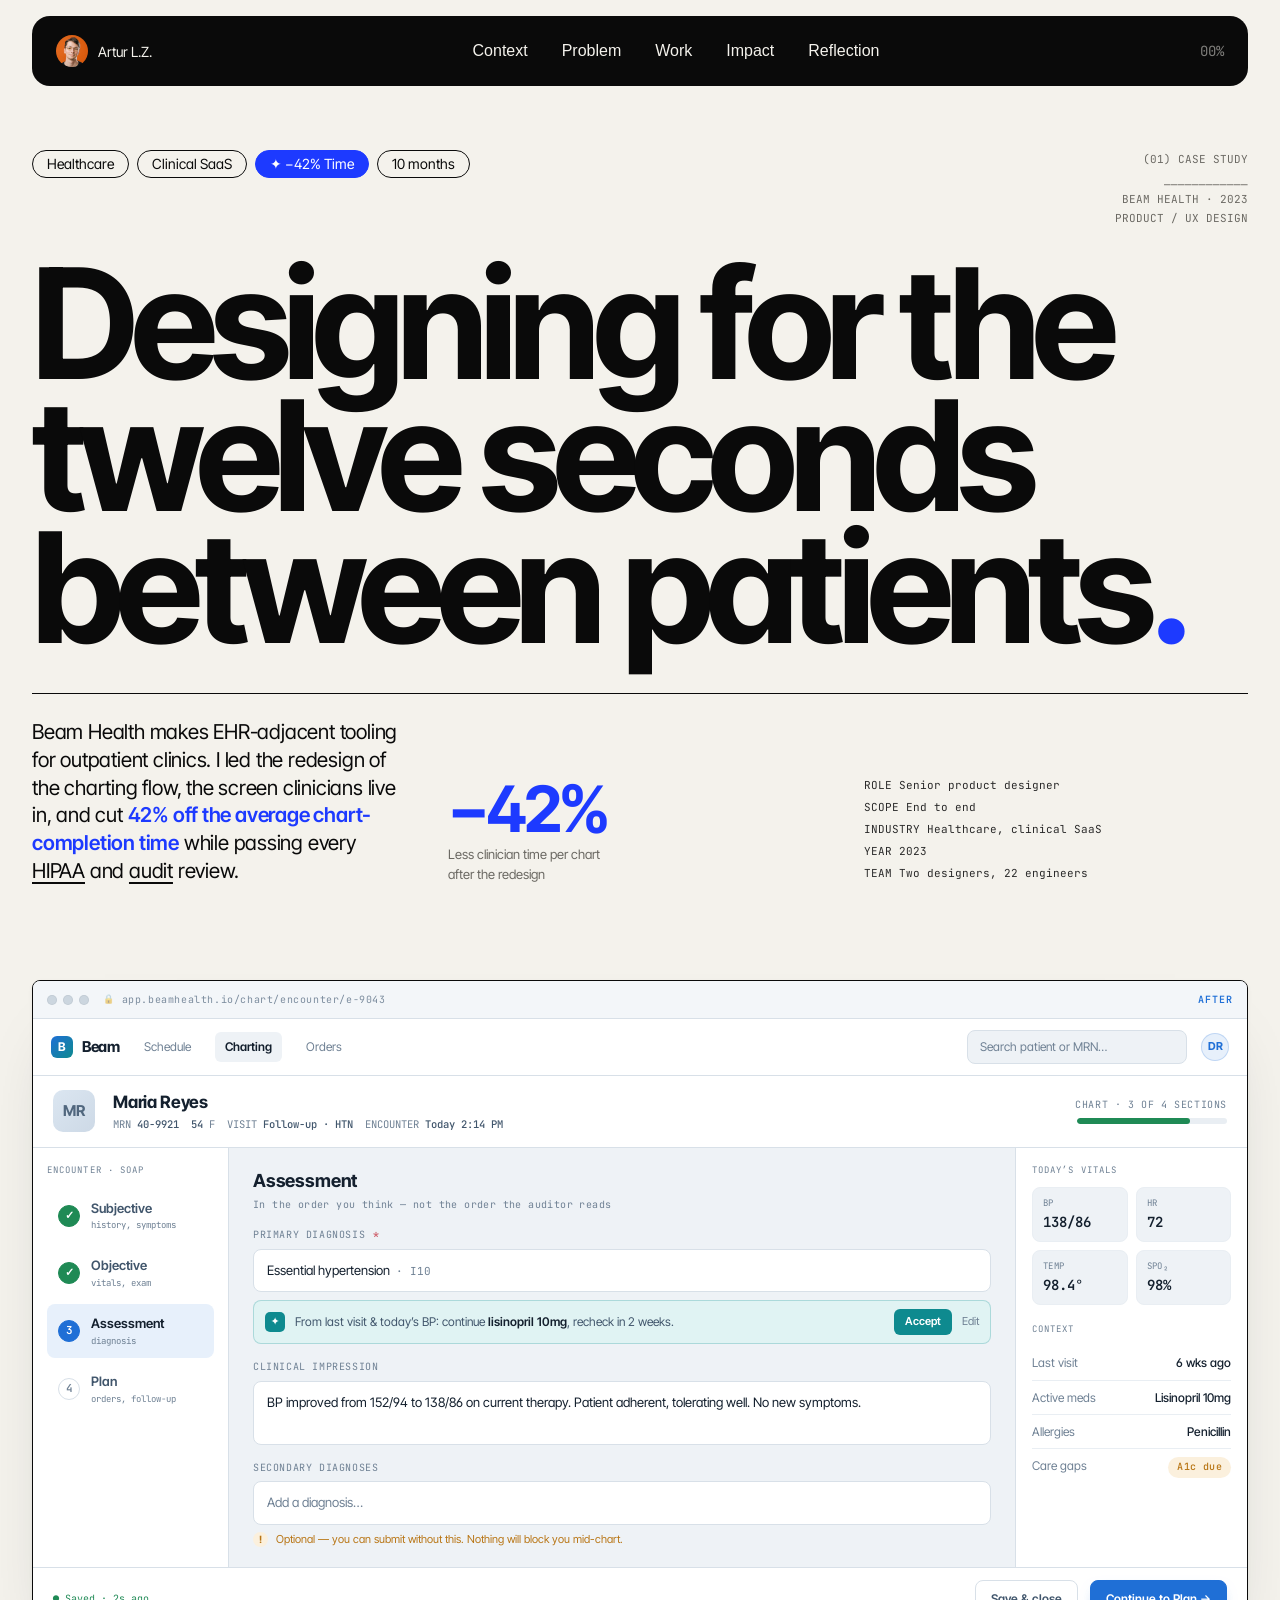
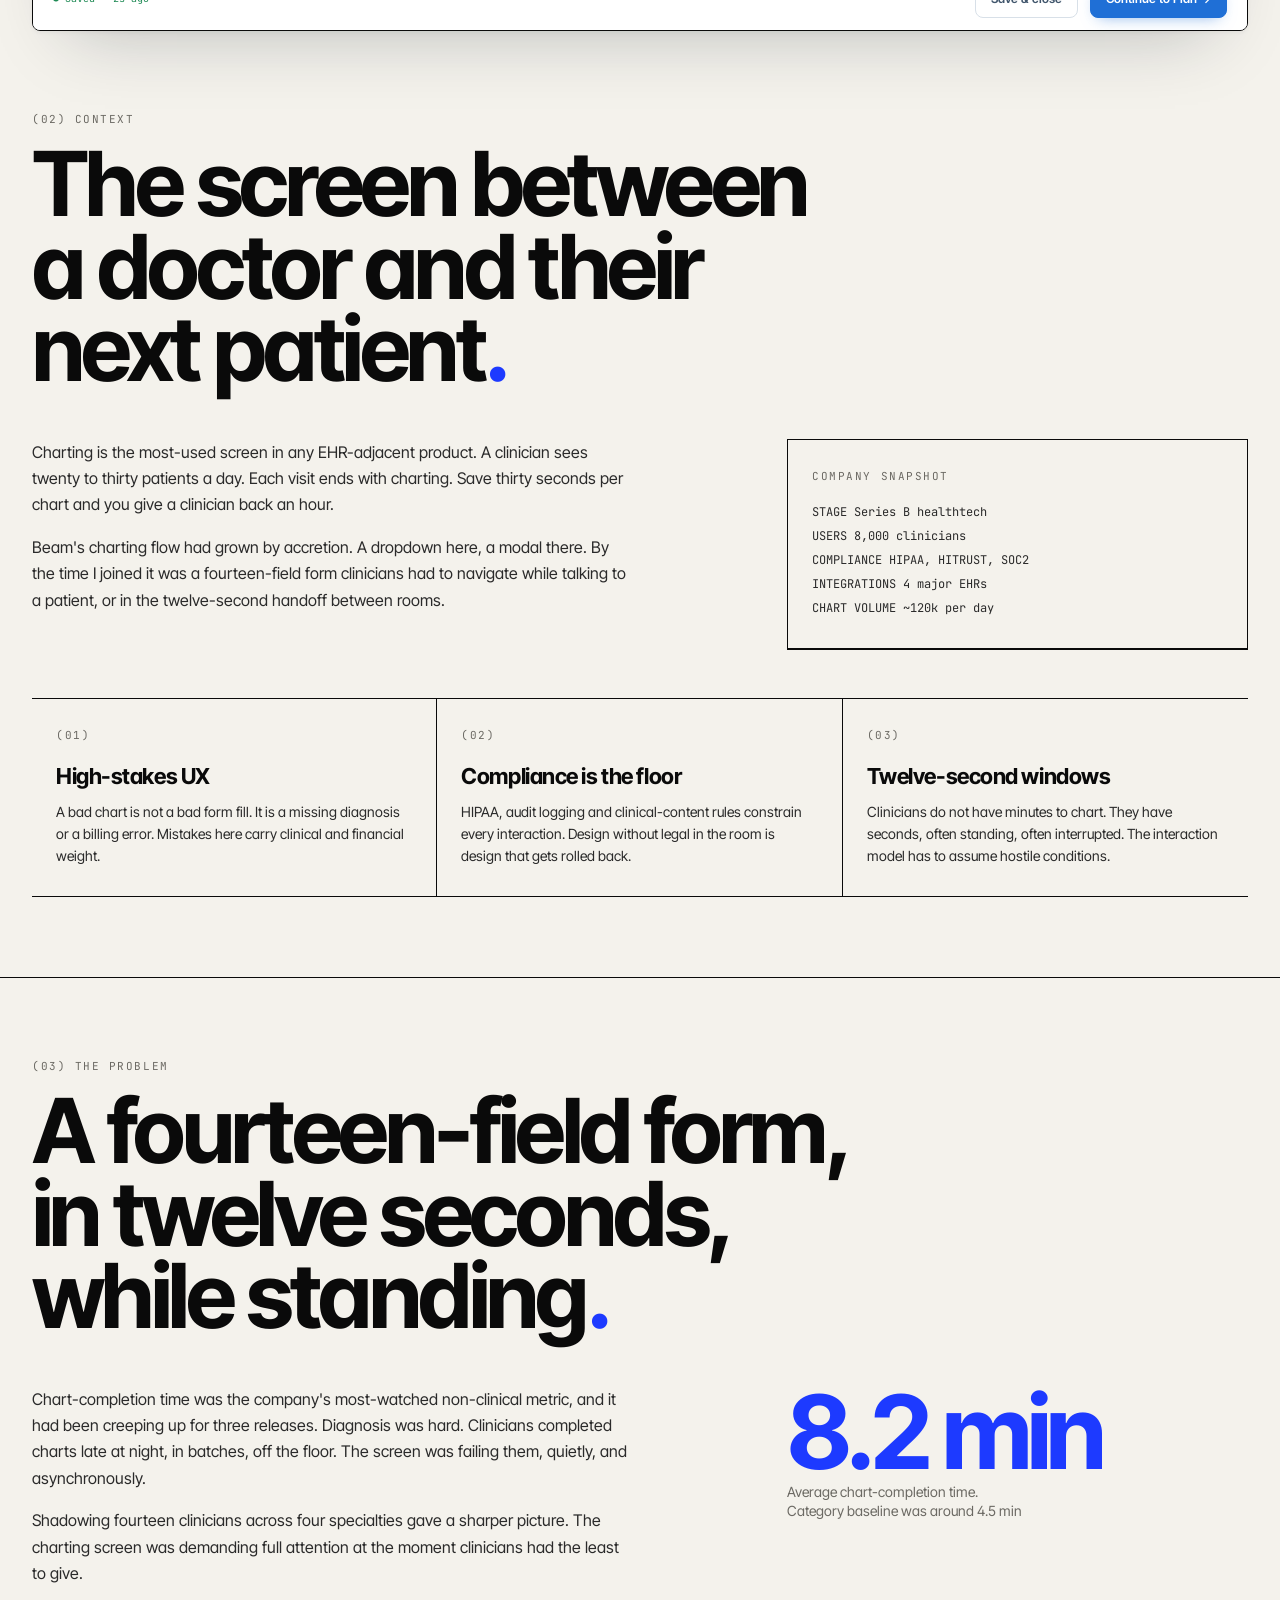
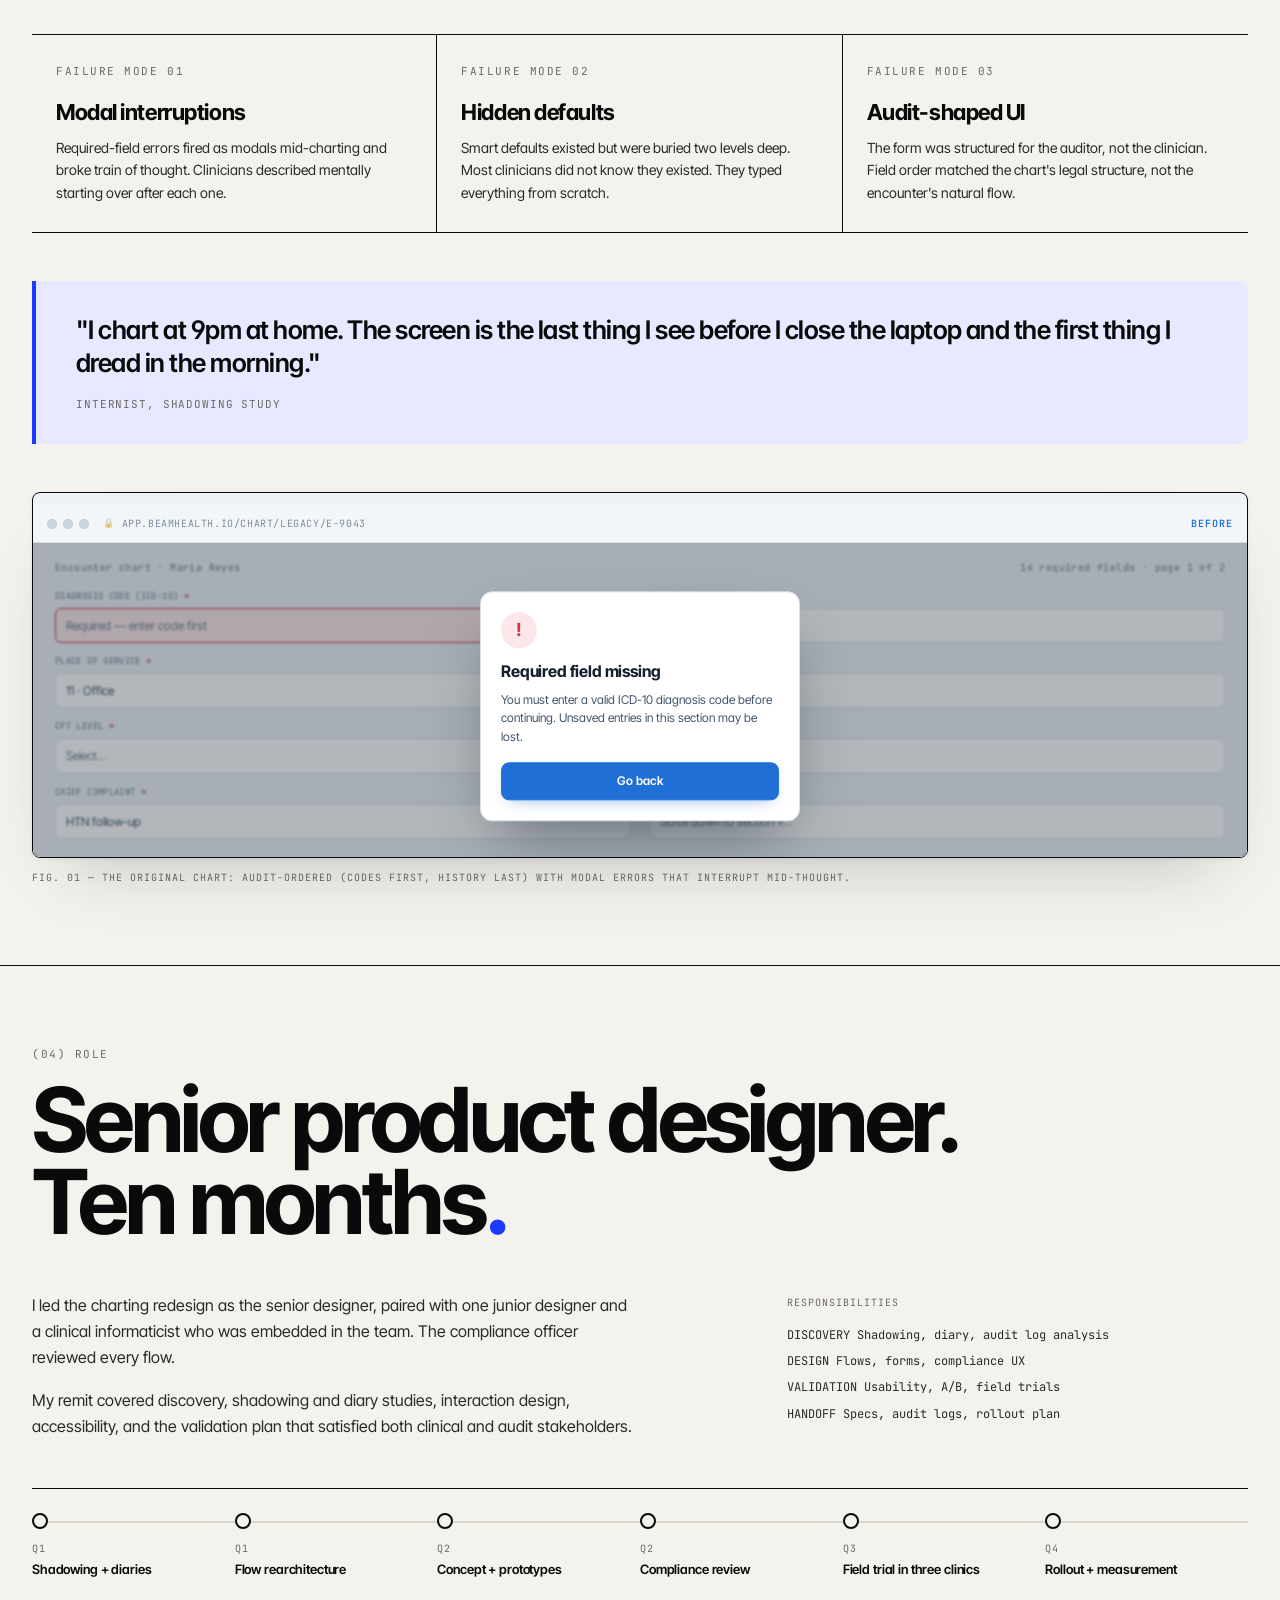
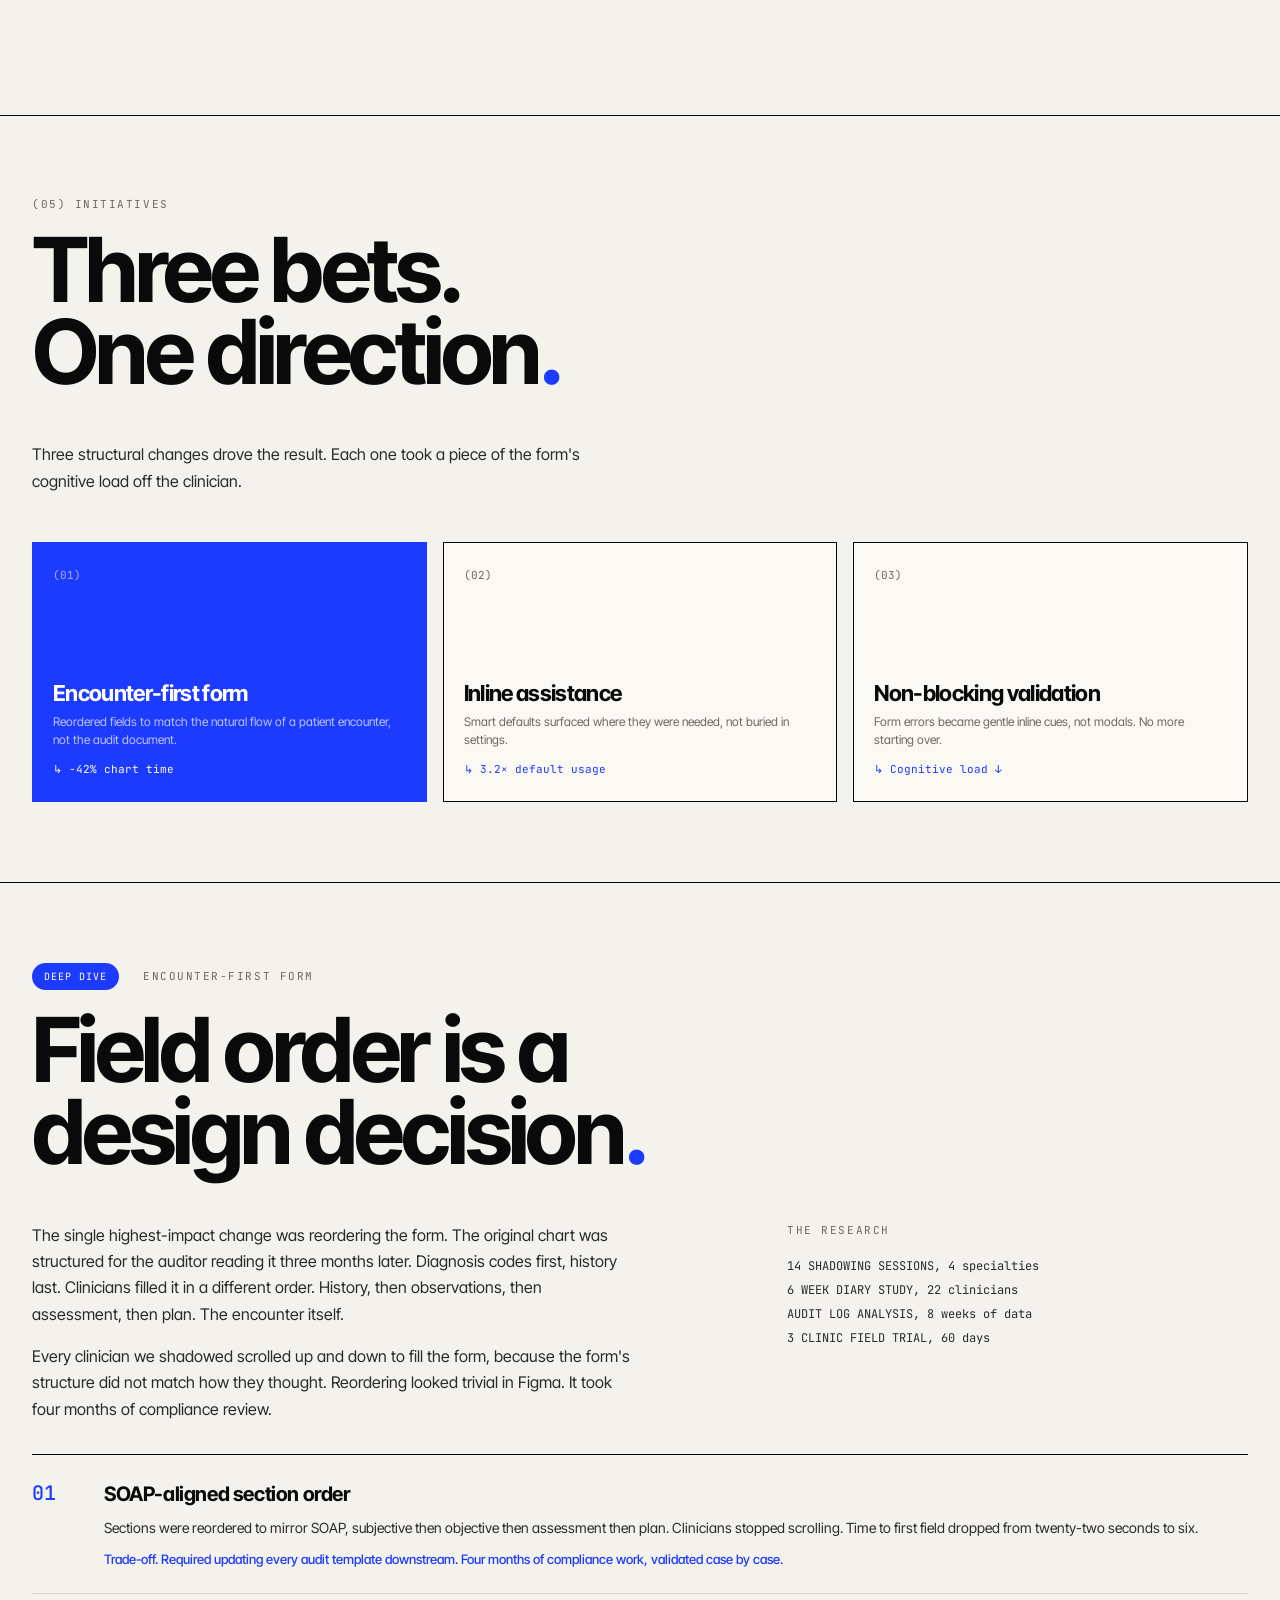
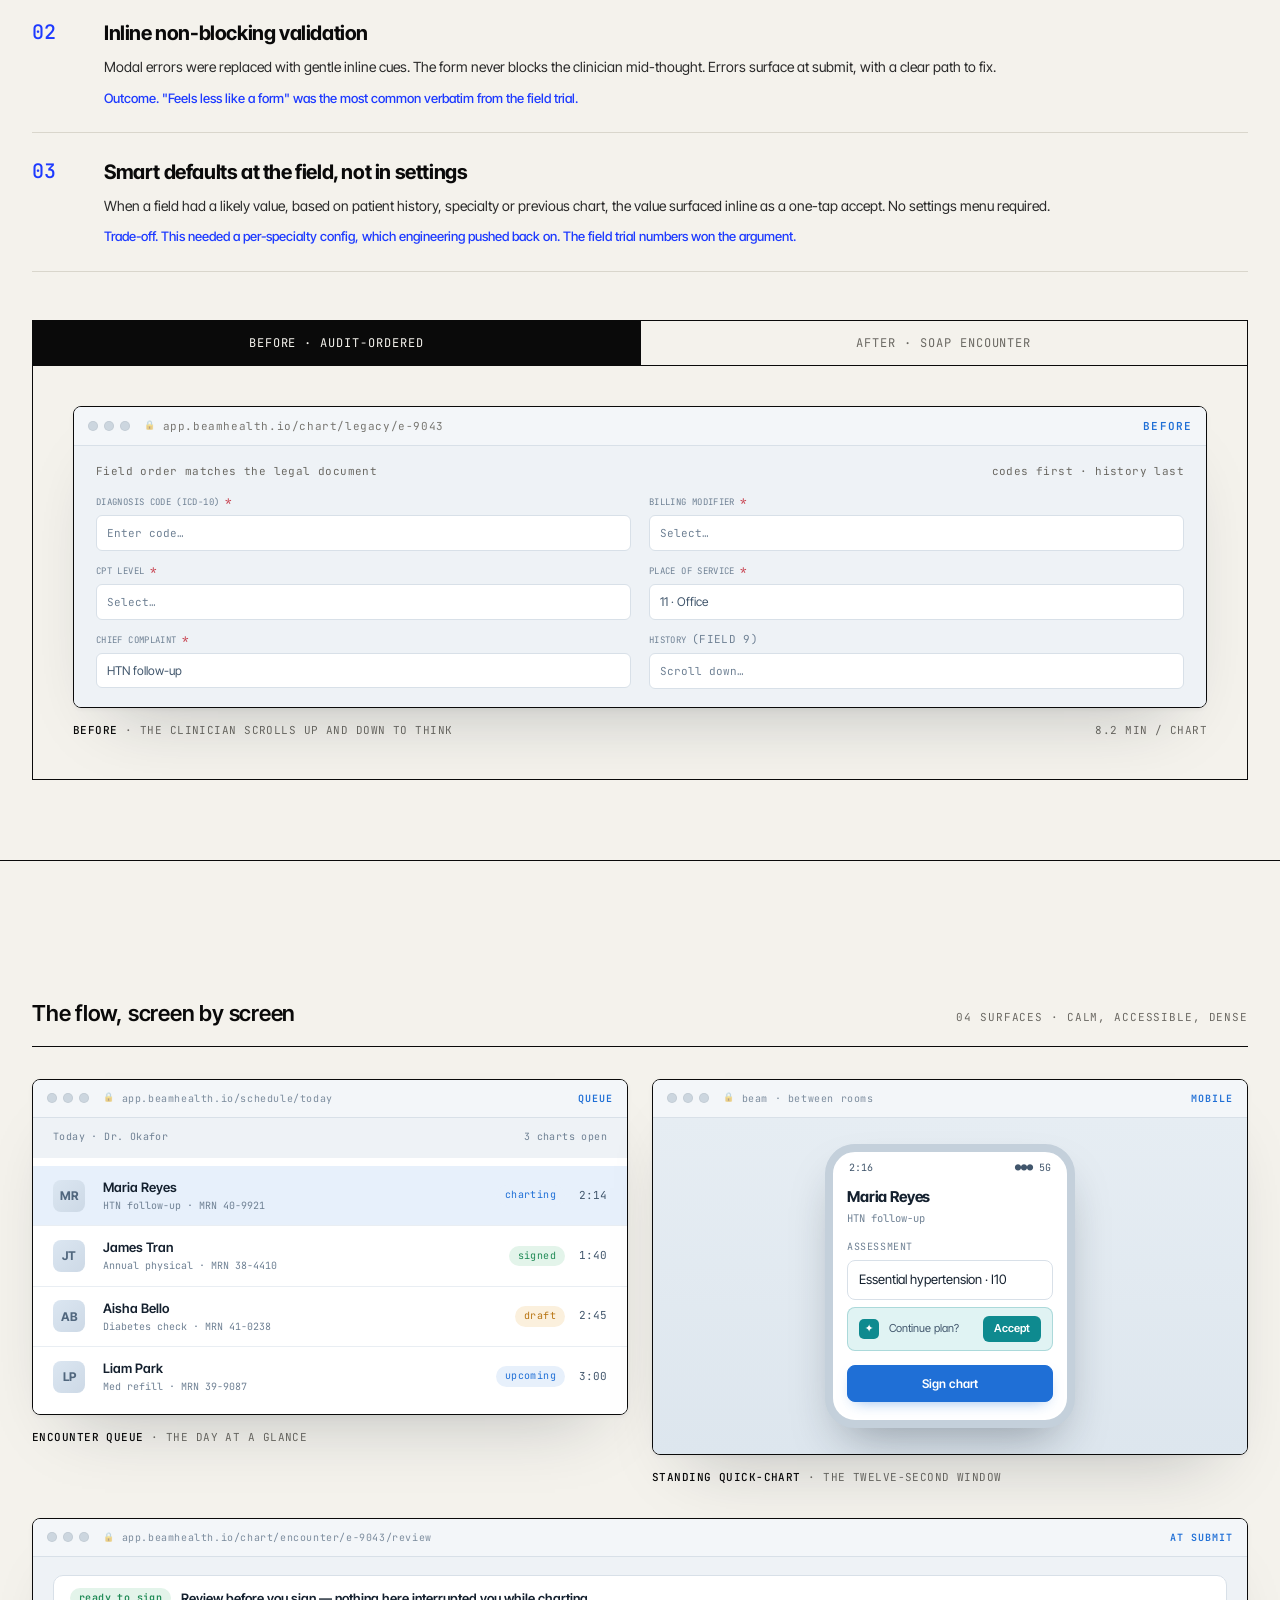
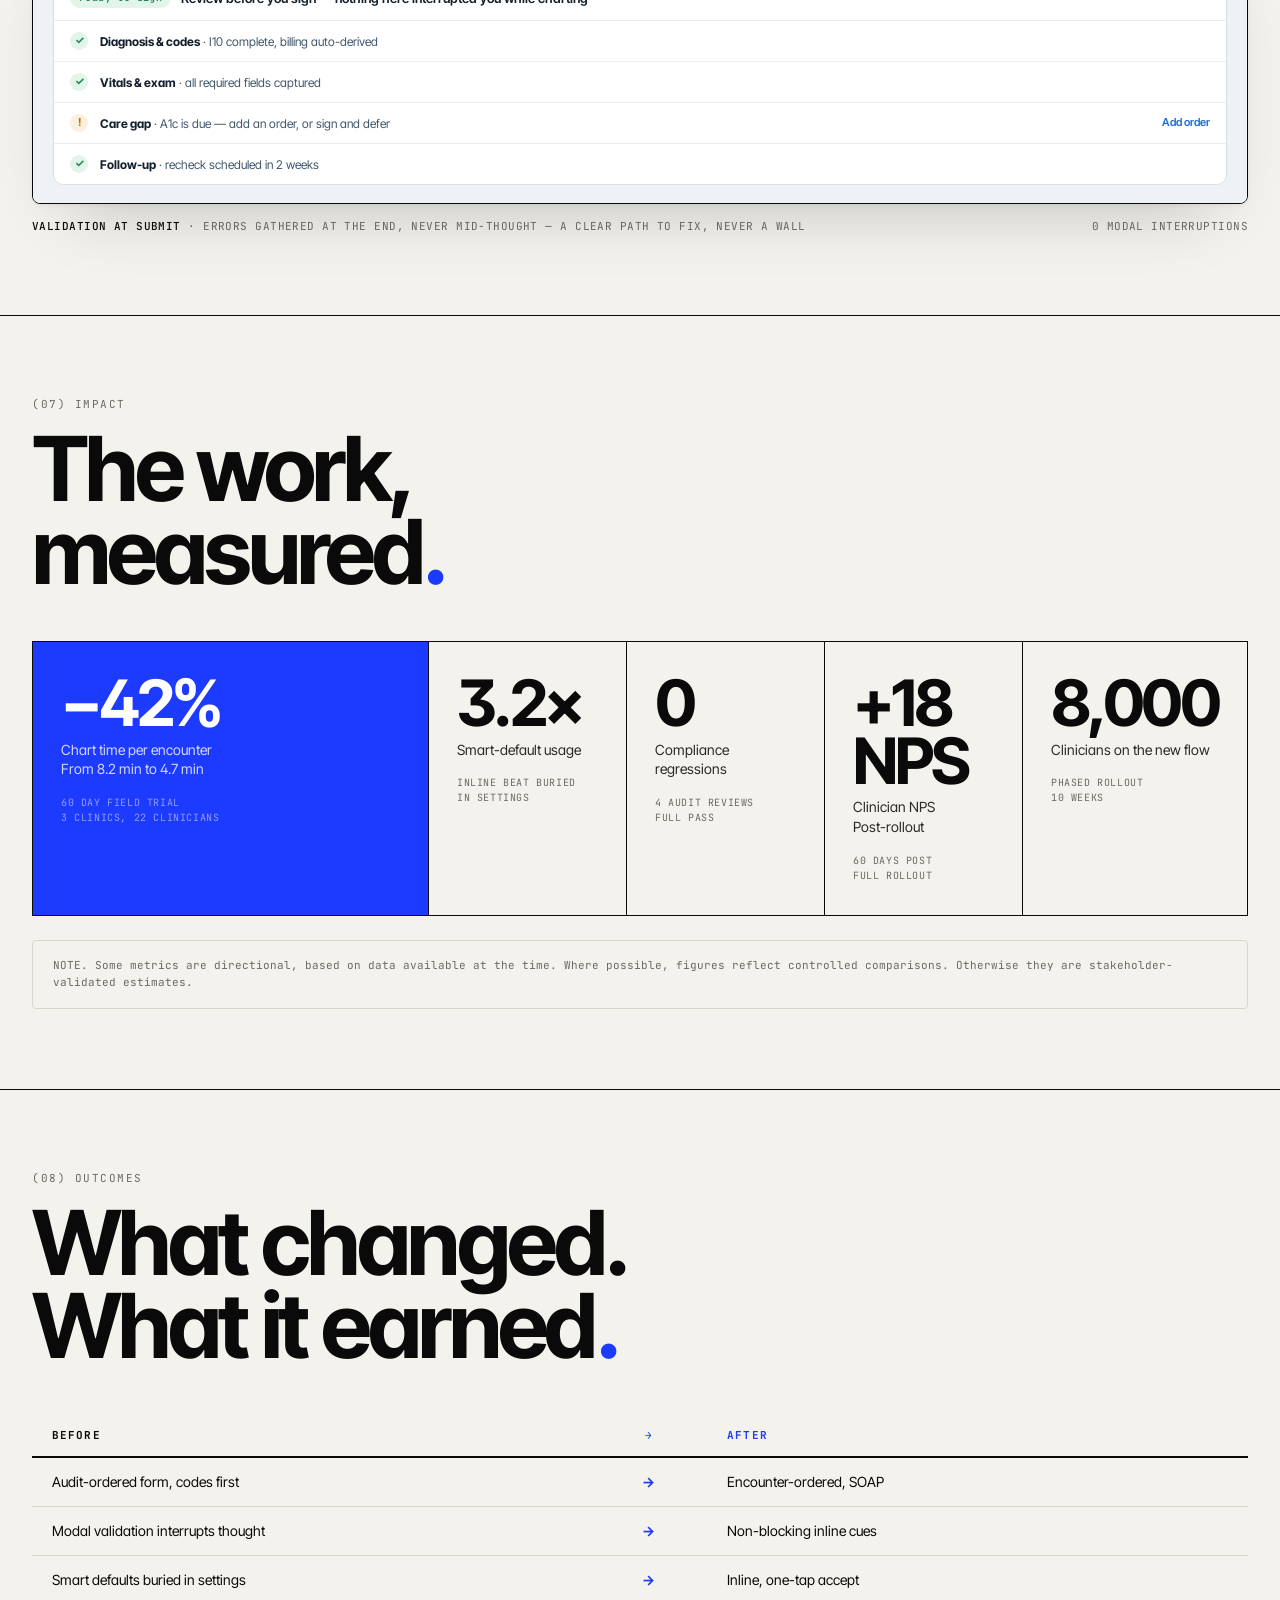
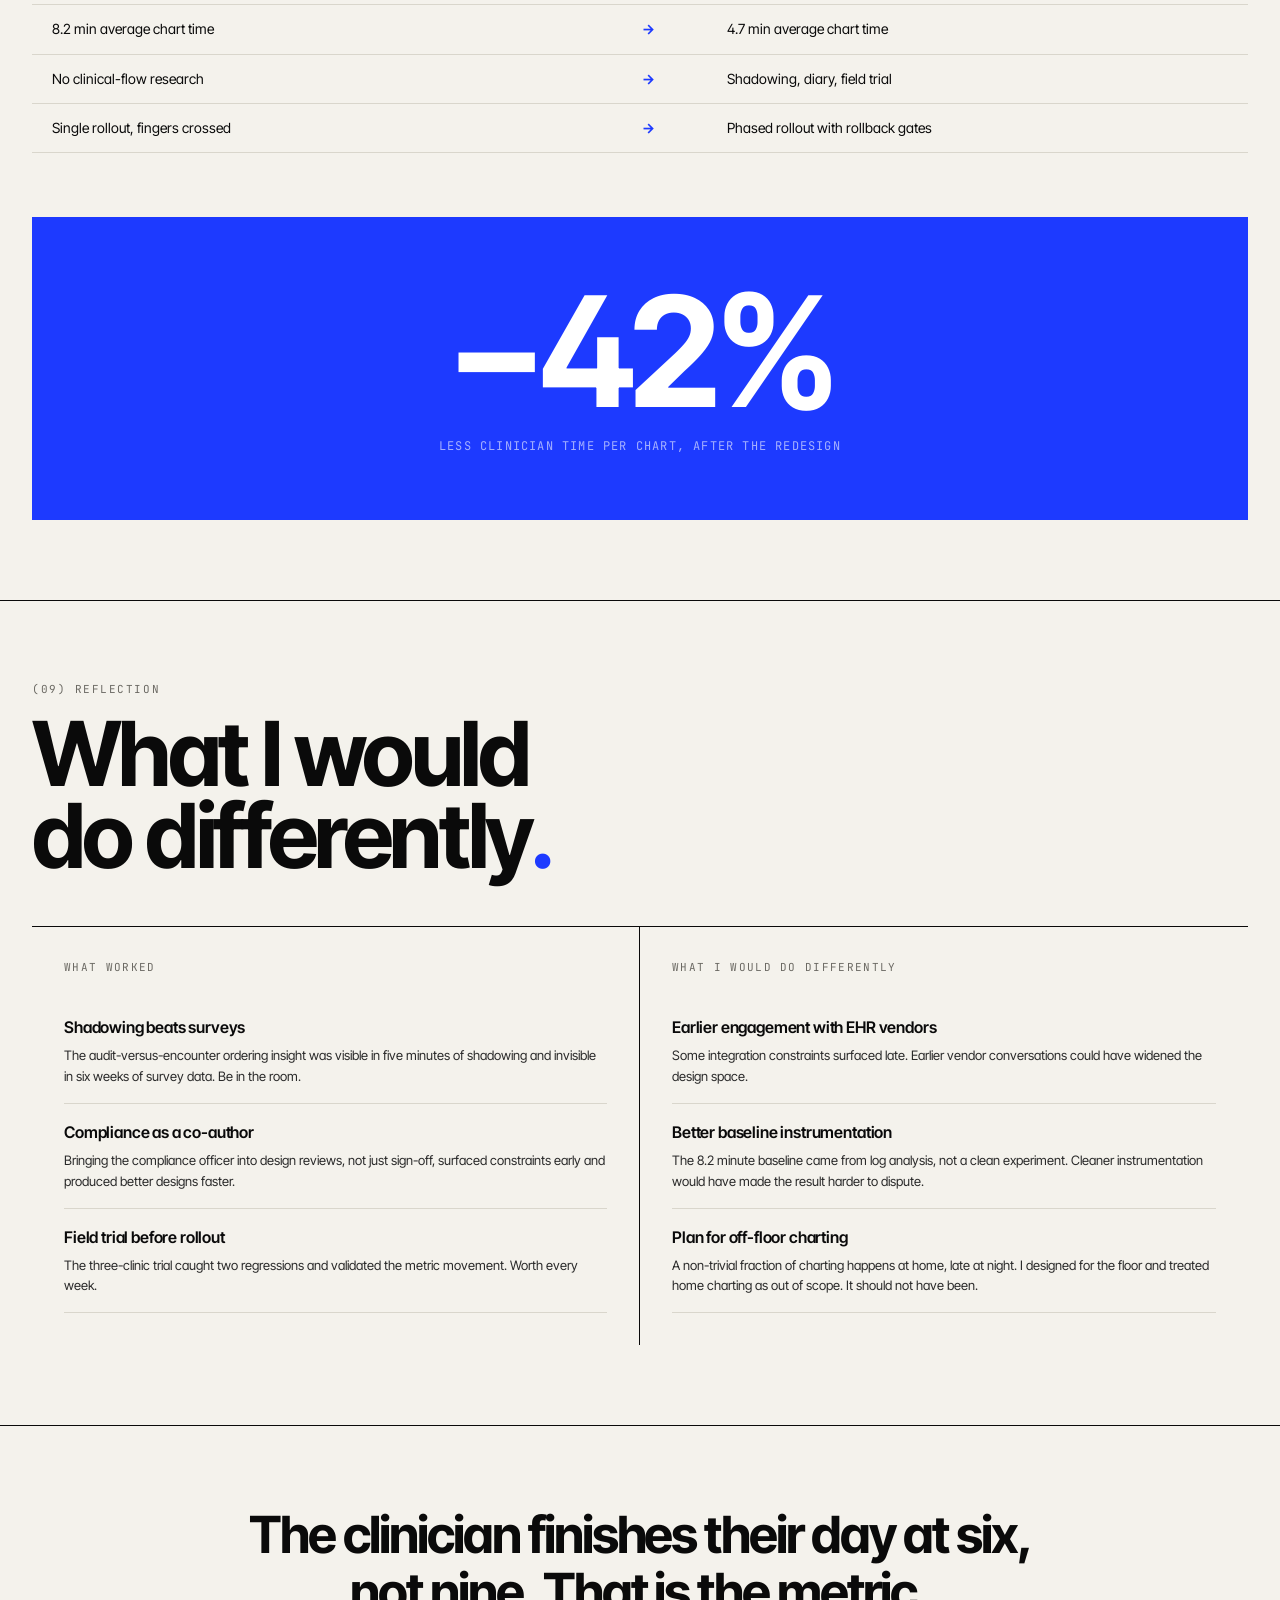
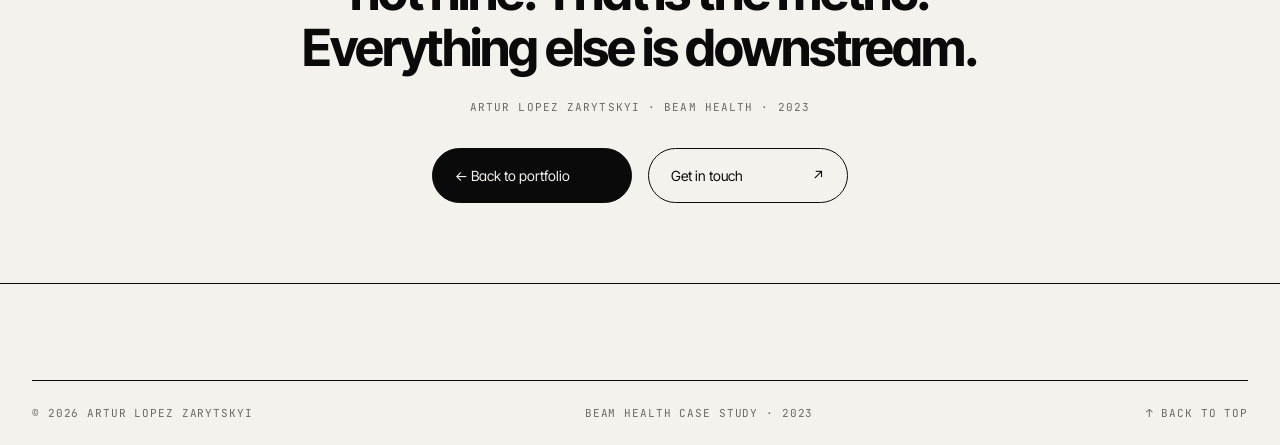
<file: beam-health.html>
<!DOCTYPE html>
<html lang="en" id="top">
<head>
  <meta charset="UTF-8">
  <meta name="viewport" content="width=device-width, initial-scale=1.0">
  <title>Beam Health, case study · Artur Lopez Zarytskyi</title>
  <meta name="description" content="Beam Health, healthcare clinical SaaS. Senior product designer, ten months.">
  <link rel="preconnect" href="https://fonts.googleapis.com">
  <link rel="preconnect" href="https://fonts.gstatic.com" crossorigin>
  <link href="https://fonts.googleapis.com/css2?family=Inter+Tight:ital,wght@0,400;0,500;0,600;0,700;1,400&family=JetBrains+Mono:wght@400;500&display=swap" rel="stylesheet">
  <link rel="stylesheet" href="styles.css">
  <link rel="stylesheet" href="case-study.css">
  <link rel="stylesheet" href="beam-mockups.css">
  <link rel="icon" type="image/png" sizes="32x32" href="favicon-32.png">
  <link rel="icon" type="image/png" sizes="16x16" href="favicon-16.png">
  <link rel="apple-touch-icon" sizes="180x180" href="favicon-180.png">
</head>
<body data-case="beam">

<!-- ─── NAV ─────────────────────────────────────────────────────────── -->
<nav class="cs-nav" id="cs-nav">
  <a href="index.html" class="cs-nav__back">
    <span class="cs-nav__back-dot" aria-hidden="true"></span>
    <span>Artur L.Z.</span>
  </a>
  <div class="cs-nav__sections" role="list">
    <button class="cs-nav__sec cs-nav__sec--active" data-target="overview">Context</button>
    <button class="cs-nav__sec" data-target="problem">Problem</button>
    <button class="cs-nav__sec" data-target="initiatives">Work</button>
    <button class="cs-nav__sec" data-target="impact">Impact</button>
    <button class="cs-nav__sec" data-target="reflection">Reflection</button>
  </div>
  <div class="cs-nav__progress mono" id="scroll-progress">00%</div>
</nav>

<!-- ─── 01 HERO ──────────────────────────────────────────────────────── -->
<section class="cs-hero" id="hero">
  <div class="cs-hero__top">
    <div class="cs-hero__pills">
      <span class="pill">Healthcare</span>
      <span class="pill">Clinical SaaS</span>
      <span class="pill pill--accent">✦ −42% Time</span>
      <span class="pill">10 months</span>
    </div>
    <div class="mono cs-hero__meta">
      (01) CASE STUDY<br>
      ⎯⎯⎯⎯⎯⎯⎯⎯⎯⎯⎯⎯<br>
      BEAM HEALTH · 2023<br>
      PRODUCT / UX DESIGN
    </div>
  </div>

  <h1 class="display cs-hero__h1">
    Designing for the<br>
    twelve seconds<br>
    between patients<span class="text-blue" aria-hidden="true">.</span>
  </h1>

  <div class="cs-hero__bottom">
    <p class="cs-hero__lead">Beam Health makes EHR-adjacent tooling for outpatient clinics. I led the redesign of the charting flow, the screen clinicians live in, and cut <em class="text-blue text-semibold">42% off the average chart-completion time</em> while passing every <em class="underline-em">HIPAA</em> and <em class="underline-em">audit</em> review.</p>
    <div class="cs-hero__stats">
      <div class="cs-hero__stat-num">−42%</div>
      <div class="cs-hero__stat-label">Less clinician time per chart<br>after the redesign</div>
    </div>
    <div class="mono cs-hero__attrs">
      ROLE Senior product designer<br>
      SCOPE End to end<br>
      INDUSTRY Healthcare, clinical SaaS<br>
      YEAR 2023<br>
      TEAM Two designers, 22 engineers
    </div>
  </div>

  <!-- HERO — Redesigned SOAP charting flow (rendered hi-fi mockup) -->
  <figure class="cs-shot cs-hero-image">
    <figcaption class="cs-shot__chrome">
      <span class="cs-shot__dots"><span></span><span></span><span></span></span>
      <span class="cs-shot__url">app.beamhealth.io/chart/encounter/e-9043</span>
      <span class="cs-shot__tag">after</span>
    </figcaption>
    <div class="bm">
      <div class="bm-topbar">
        <span class="bm-logo"><i>B</i>Beam</span>
        <span class="bm-navlink">Schedule</span>
        <span class="bm-navlink on">Charting</span>
        <span class="bm-navlink">Orders</span>
        <span class="bm-topbar__sp"></span>
        <span class="bm-search">Search patient or MRN…</span>
        <span class="bm-avatar">DR</span>
      </div>

      <div class="bm-phead">
        <span class="bm-pavatar">MR</span>
        <div>
          <div class="bm-pname">Maria Reyes</div>
          <div class="bm-pmeta"><span>MRN <b>40‑9921</b></span><span><b>54</b> F</span><span>VISIT <b>Follow-up · HTN</b></span><span>ENCOUNTER <b>Today 2:14 PM</b></span></div>
        </div>
        <span class="bm-phead__sp"></span>
        <div class="bm-progress">
          <span class="bm-progress__label">Chart · 3 of 4 sections</span>
          <span class="bm-progress__bar"><i style="width:75%"></i></span>
        </div>
      </div>

      <div class="bm-chart">
        <!-- SOAP rail -->
        <div class="bm-rail">
          <div class="bm-rail__h">Encounter · SOAP</div>
          <div class="bm-step done"><span class="bm-step__n">✓</span><span class="bm-step__t">Subjective<span>history, symptoms</span></span></div>
          <div class="bm-step done"><span class="bm-step__n">✓</span><span class="bm-step__t">Objective<span>vitals, exam</span></span></div>
          <div class="bm-step on"><span class="bm-step__n">3</span><span class="bm-step__t">Assessment<span>diagnosis</span></span></div>
          <div class="bm-step"><span class="bm-step__n">4</span><span class="bm-step__t">Plan<span>orders, follow-up</span></span></div>
        </div>

        <!-- active section -->
        <div class="bm-form">
          <div class="bm-form__title">Assessment</div>
          <div class="bm-form__sub">In the order you think — not the order the auditor reads</div>

          <div class="bm-field">
            <div class="bm-field__label">Primary diagnosis <span class="req">*</span></div>
            <div class="bm-input filled">Essential hypertension &nbsp;<span style="font-family:var(--b-mono);font-size:11px;color:var(--b-muted)">· I10</span></div>
            <div class="bm-suggest">
              <span class="bm-suggest__ic">✦</span>
              <span class="bm-suggest__txt">From last visit &amp; today’s BP: continue <b>lisinopril 10mg</b>, recheck in 2 weeks.</span>
              <span class="bm-suggest__accept">Accept</span>
              <span class="bm-suggest__dismiss">Edit</span>
            </div>
          </div>

          <div class="bm-field">
            <div class="bm-field__label">Clinical impression</div>
            <div class="bm-input area filled">BP improved from 152/94 to 138/86 on current therapy. Patient adherent, tolerating well. No new symptoms.</div>
          </div>

          <div class="bm-field">
            <div class="bm-field__label">Secondary diagnoses</div>
            <div class="bm-input"><span class="ph">Add a diagnosis…</span></div>
            <div class="bm-hint">Optional — you can submit without this. Nothing will block you mid-chart.</div>
          </div>
        </div>

        <!-- patient summary -->
        <div class="bm-side">
          <div class="bm-side__h">Today’s vitals</div>
          <div class="bm-vitals">
            <div class="bm-vital"><div class="k">BP</div><div class="v">138/86</div></div>
            <div class="bm-vital"><div class="k">HR</div><div class="v">72</div></div>
            <div class="bm-vital"><div class="k">Temp</div><div class="v">98.4°</div></div>
            <div class="bm-vital"><div class="k">SpO₂</div><div class="v">98%</div></div>
          </div>
          <div class="bm-side__h" style="margin-top:18px;">Context</div>
          <div class="bm-summary-row"><span class="k">Last visit</span><span class="v">6 wks ago</span></div>
          <div class="bm-summary-row"><span class="k">Active meds</span><span class="v">Lisinopril 10mg</span></div>
          <div class="bm-summary-row"><span class="k">Allergies</span><span class="v">Penicillin</span></div>
          <div class="bm-summary-row"><span class="k">Care gaps</span><span class="v"><span class="bm-pill bm-pill--amber">A1c due</span></span></div>
        </div>
      </div>

      <div class="bm-actionbar">
        <span class="bm-autosave">● Saved · 2s ago</span>
        <span class="sp"></span>
        <span class="bm-btn">Save &amp; close</span>
        <span class="bm-btn bm-btn--primary">Continue to Plan →</span>
      </div>
    </div>
  </figure>
</section>

<!-- ─── 02 CONTEXT ───────────────────────────────────────────────────── -->
<section class="cs-section" id="overview">
  <div class="cs-label">(02) Context</div>
  <h2 class="display cs-h2">The screen between<br>a doctor and their<br>next patient<span class="text-blue">.</span></h2>
  <div class="cs-2col cs-2col--60-40">
    <div>
      <p class="cs-body">Charting is the most-used screen in any EHR-adjacent product. A clinician sees twenty to thirty patients a day. Each visit ends with charting. Save thirty seconds per chart and you give a clinician back an hour.</p>
      <p class="cs-body">Beam's charting flow had grown by accretion. A dropdown here, a modal there. By the time I joined it was a fourteen-field form clinicians had to navigate while talking to a patient, or in the twelve-second handoff between rooms.</p>
    </div>
    <div>
      <div class="cs-3col" style="grid-template-columns:1fr; border: 1px solid var(--ink);">
        <div class="cs-3col__item" style="border-right:none;">
          <div class="cs-label">Company snapshot</div>
          <div style="margin-top:12px; font-family:'JetBrains Mono',monospace; font-size:12px; line-height:2; color:var(--ink-soft);">
            STAGE Series B healthtech<br>
            USERS 8,000 clinicians<br>
            COMPLIANCE HIPAA, HITRUST, SOC2<br>
            INTEGRATIONS 4 major EHRs<br>
            CHART VOLUME ~120k per day
          </div>
        </div>
      </div>
    </div>
  </div>

  <div class="cs-3col" style="margin-top:48px;">
    <div class="cs-3col__item">
      <div class="cs-label">(01)</div>
      <div class="cs-3col__title">High-stakes UX</div>
      <p class="cs-3col__body">A bad chart is not a bad form fill. It is a missing diagnosis or a billing error. Mistakes here carry clinical and financial weight.</p>
    </div>
    <div class="cs-3col__item">
      <div class="cs-label">(02)</div>
      <div class="cs-3col__title">Compliance is the floor</div>
      <p class="cs-3col__body">HIPAA, audit logging and clinical-content rules constrain every interaction. Design without legal in the room is design that gets rolled back.</p>
    </div>
    <div class="cs-3col__item">
      <div class="cs-label">(03)</div>
      <div class="cs-3col__title">Twelve-second windows</div>
      <p class="cs-3col__body">Clinicians do not have minutes to chart. They have seconds, often standing, often interrupted. The interaction model has to assume hostile conditions.</p>
    </div>
  </div>
</section>

<!-- ─── 03 PROBLEM ───────────────────────────────────────────────────── -->
<section class="cs-section" id="problem">
  <div class="cs-label">(03) The problem</div>
  <h2 class="display cs-h2">A fourteen-field form,<br>in twelve seconds,<br>while standing<span class="text-blue">.</span></h2>

  <div class="cs-2col cs-2col--60-40">
    <div>
      <p class="cs-body">Chart-completion time was the company's most-watched non-clinical metric, and it had been creeping up for three releases. Diagnosis was hard. Clinicians completed charts late at night, in batches, off the floor. The screen was failing them, quietly, and asynchronously.</p>
      <p class="cs-body">Shadowing fourteen clinicians across four specialties gave a sharper picture. The charting screen was demanding full attention at the moment clinicians had the least to give.</p>
    </div>
    <div class="cs-stat">
      <div class="cs-stat__num">8.2 min</div>
      <div class="cs-stat__label">Average chart-completion time.<br>Category baseline was around 4.5 min</div>
    </div>
  </div>

  <div class="cs-3col" style="margin-top:48px;">
    <div class="cs-3col__item">
      <div class="cs-label">Failure mode 01</div>
      <div class="cs-3col__title">Modal interruptions</div>
      <p class="cs-3col__body">Required-field errors fired as modals mid-charting and broke train of thought. Clinicians described mentally starting over after each one.</p>
    </div>
    <div class="cs-3col__item">
      <div class="cs-label">Failure mode 02</div>
      <div class="cs-3col__title">Hidden defaults</div>
      <p class="cs-3col__body">Smart defaults existed but were buried two levels deep. Most clinicians did not know they existed. They typed everything from scratch.</p>
    </div>
    <div class="cs-3col__item">
      <div class="cs-label">Failure mode 03</div>
      <div class="cs-3col__title">Audit-shaped UI</div>
      <p class="cs-3col__body">The form was structured for the auditor, not the clinician. Field order matched the chart's legal structure, not the encounter's natural flow.</p>
    </div>
  </div>

  <div class="cs-quote">
    <p class="cs-quote__text">"I chart at 9pm at home. The screen is the last thing I see before I close the laptop and the first thing I dread in the morning."</p>
    <div class="cs-quote__attr">Internist, shadowing study</div>
  </div>

  <!-- PROBLEM — The original surface: audit-ordered 14-field form + blocking modal -->
  <figure class="cs-image-figure">
    <div class="cs-shot">
      <figcaption class="cs-shot__chrome">
        <span class="cs-shot__dots"><span></span><span></span><span></span></span>
        <span class="cs-shot__url">app.beamhealth.io/chart/legacy/e-9043</span>
        <span class="cs-shot__tag">before</span>
      </figcaption>
      <div class="bm">
        <div class="bm-old">
          <div class="bm-old__bar"><span>Encounter chart · Maria Reyes</span><span class="sp"></span><span>14 required fields · page 1 of 2</span></div>
          <div class="bm-oldgrid">
            <div class="bm-oldfield"><span class="l">Diagnosis code (ICD-10) <span class="req">*</span></span><div class="bm-oldinput err"><span class="ph">Required — enter code first</span></div></div>
            <div class="bm-oldfield"><span class="l">Billing modifier <span class="req">*</span></span><div class="bm-oldinput"><span class="ph">Select…</span></div></div>
            <div class="bm-oldfield"><span class="l">Place of service <span class="req">*</span></span><div class="bm-oldinput">11 · Office</div></div>
            <div class="bm-oldfield"><span class="l">Encounter type <span class="req">*</span></span><div class="bm-oldinput">Established patient</div></div>
            <div class="bm-oldfield"><span class="l">CPT level <span class="req">*</span></span><div class="bm-oldinput"><span class="ph">Select…</span></div></div>
            <div class="bm-oldfield"><span class="l">Referring provider</span><div class="bm-oldinput"><span class="ph">—</span></div></div>
            <div class="bm-oldfield"><span class="l">Chief complaint <span class="req">*</span></span><div class="bm-oldinput">HTN follow-up</div></div>
            <div class="bm-oldfield"><span class="l">History of present illness</span><div class="bm-oldinput"><span class="ph">Scroll down to section 9…</span></div></div>
          </div>
          <!-- blocking modal -->
          <div class="bm-old__scrim"></div>
          <div class="bm-modal">
            <div class="bm-modal__ic">!</div>
            <div class="bm-modal__t">Required field missing</div>
            <div class="bm-modal__b">You must enter a valid ICD-10 diagnosis code before continuing. Unsaved entries in this section may be lost.</div>
            <div class="bm-modal__row"><span class="bm-btn bm-btn--primary" style="flex:1; justify-content:center;">Go back</span></div>
          </div>
        </div>
      </div>
    </div>
    <figcaption class="mono">FIG. 01 — The original chart: audit-ordered (codes first, history last) with modal errors that interrupt mid-thought.</figcaption>
  </figure>
</section>

<!-- ─── 04 ROLE ───────────────────────────────────────────────────────── -->
<section class="cs-section">
  <div class="cs-label">(04) Role</div>
  <h2 class="display cs-h2">Senior product designer.<br>Ten months<span class="text-blue">.</span></h2>
  <div class="cs-2col cs-2col--60-40">
    <div>
      <p class="cs-body">I led the charting redesign as the senior designer, paired with one junior designer and a clinical informaticist who was embedded in the team. The compliance officer reviewed every flow.</p>
      <p class="cs-body">My remit covered discovery, shadowing and diary studies, interaction design, accessibility, and the validation plan that satisfied both clinical and audit stakeholders.</p>
    </div>
    <div>
      <div style="font-family:'JetBrains Mono',monospace; font-size:12px; line-height:2.2; color:var(--ink-soft);">
        <div style="color:var(--muted); font-size:10px; letter-spacing:0.1em; text-transform:uppercase; margin-bottom:8px;">Responsibilities</div>
        DISCOVERY Shadowing, diary, audit log analysis<br>
        DESIGN Flows, forms, compliance UX<br>
        VALIDATION Usability, A/B, field trials<br>
        HANDOFF Specs, audit logs, rollout plan
      </div>
    </div>
  </div>

  <div class="cs-timeline">
    <div class="cs-timeline__track">
      <div class="cs-timeline__step">
        <div class="cs-timeline__dot"></div>
        <div class="cs-timeline__period">Q1</div>
        <div class="cs-timeline__label">Shadowing + diaries</div>
      </div>
      <div class="cs-timeline__step">
        <div class="cs-timeline__dot"></div>
        <div class="cs-timeline__period">Q1</div>
        <div class="cs-timeline__label">Flow rearchitecture</div>
      </div>
      <div class="cs-timeline__step">
        <div class="cs-timeline__dot"></div>
        <div class="cs-timeline__period">Q2</div>
        <div class="cs-timeline__label">Concept + prototypes</div>
      </div>
      <div class="cs-timeline__step">
        <div class="cs-timeline__dot"></div>
        <div class="cs-timeline__period">Q2</div>
        <div class="cs-timeline__label">Compliance review</div>
      </div>
      <div class="cs-timeline__step">
        <div class="cs-timeline__dot"></div>
        <div class="cs-timeline__period">Q3</div>
        <div class="cs-timeline__label">Field trial in three clinics</div>
      </div>
      <div class="cs-timeline__step">
        <div class="cs-timeline__dot"></div>
        <div class="cs-timeline__period">Q4</div>
        <div class="cs-timeline__label">Rollout + measurement</div>
      </div>
    </div>
  </div>
</section>

<!-- ─── 05 INITIATIVES ───────────────────────────────────────────────── -->
<section class="cs-section" id="initiatives">
  <div class="cs-label">(05) Initiatives</div>
  <h2 class="display cs-h2">Three bets.<br>One direction<span class="text-blue">.</span></h2>
  <p class="cs-body" style="max-width:560px;">Three structural changes drove the result. Each one took a piece of the form's cognitive load off the clinician.</p>
  <div class="cs-init-grid" style="grid-template-columns:repeat(3, 1fr);">
    <div class="cs-init-card cs-init-card--accent" style="cursor:default;">
      <div class="cs-init-card__num">(01)</div>
      <div class="cs-init-card__title">Encounter-first form</div>
      <div class="cs-init-card__desc">Reordered fields to match the natural flow of a patient encounter, not the audit document.</div>
      <div class="cs-init-card__impact">↳ −42% chart time</div>
    </div>
    <div class="cs-init-card" style="cursor:default;">
      <div class="cs-init-card__num">(02)</div>
      <div class="cs-init-card__title">Inline assistance</div>
      <div class="cs-init-card__desc">Smart defaults surfaced where they were needed, not buried in settings.</div>
      <div class="cs-init-card__impact" style="color:var(--blue);">↳ 3.2× default usage</div>
    </div>
    <div class="cs-init-card" style="cursor:default;">
      <div class="cs-init-card__num">(03)</div>
      <div class="cs-init-card__title">Non-blocking validation</div>
      <div class="cs-init-card__desc">Form errors became gentle inline cues, not modals. No more starting over.</div>
      <div class="cs-init-card__impact" style="color:var(--blue);">↳ Cognitive load ↓</div>
    </div>
  </div>
</section>

<!-- ─── 06 DEEP DIVE ─────────────────────────────────────────────────── -->
<section class="cs-section" id="dd-main">
  <div class="cs-dd-header">
    <span class="cs-dd-tag">Deep dive</span>
    <div class="cs-label">Encounter-first form</div>
  </div>
  <h2 class="display cs-h2">Field order is a<br>design decision<span class="text-blue">.</span></h2>
  <div class="cs-2col cs-2col--60-40">
    <div>
      <p class="cs-body">The single highest-impact change was reordering the form. The original chart was structured for the auditor reading it three months later. Diagnosis codes first, history last. Clinicians filled it in a different order. History, then observations, then assessment, then plan. The encounter itself.</p>
      <p class="cs-body" style="margin-top:16px;">Every clinician we shadowed scrolled up and down to fill the form, because the form's structure did not match how they thought. Reordering looked trivial in Figma. It took four months of compliance review.</p>
    </div>
    <div>
      <div class="cs-label">The research</div>
      <div style="margin-top:12px; font-family:'JetBrains Mono',monospace; font-size:12px; line-height:2; color:var(--ink-soft);">
        14 SHADOWING SESSIONS, 4 specialties<br>
        6 WEEK DIARY STUDY, 22 clinicians<br>
        AUDIT LOG ANALYSIS, 8 weeks of data<br>
        3 CLINIC FIELD TRIAL, 60 days
      </div>
    </div>
  </div>

  <div class="cs-decision-list">
    <div class="cs-decision">
      <div class="cs-decision__num">01</div>
      <div>
        <div class="cs-decision__title">SOAP-aligned section order</div>
        <p class="cs-decision__body">Sections were reordered to mirror SOAP, subjective then objective then assessment then plan. Clinicians stopped scrolling. Time to first field dropped from twenty-two seconds to six.</p>
        <div class="cs-decision__tradeoff">Trade-off. Required updating every audit template downstream. Four months of compliance work, validated case by case.</div>
      </div>
    </div>
    <div class="cs-decision">
      <div class="cs-decision__num">02</div>
      <div>
        <div class="cs-decision__title">Inline non-blocking validation</div>
        <p class="cs-decision__body">Modal errors were replaced with gentle inline cues. The form never blocks the clinician mid-thought. Errors surface at submit, with a clear path to fix.</p>
        <div class="cs-decision__tradeoff">Outcome. "Feels less like a form" was the most common verbatim from the field trial.</div>
      </div>
    </div>
    <div class="cs-decision">
      <div class="cs-decision__num">03</div>
      <div>
        <div class="cs-decision__title">Smart defaults at the field, not in settings</div>
        <p class="cs-decision__body">When a field had a likely value, based on patient history, specialty or previous chart, the value surfaced inline as a one-tap accept. No settings menu required.</p>
        <div class="cs-decision__tradeoff">Trade-off. This needed a per-specialty config, which engineering pushed back on. The field trial numbers won the argument.</div>
      </div>
    </div>
  </div>

  <!-- BEFORE/AFTER IMAGES — Replace:
       images/beam-health/before.jpg — original surface
       images/beam-health/after.jpg  — redesigned surface -->
  <div class="cs-before-after">
    <div class="cs-ba-tabs">
      <button class="cs-ba-tab cs-ba-tab--active" data-panel="before-1">Before · audit-ordered</button>
      <button class="cs-ba-tab" data-panel="after-1">After · SOAP encounter</button>
    </div>
    <div class="cs-ba-panel cs-ba-panel--active" id="before-1">
      <div class="cs-ba-screen cs-ba-screen--real">
        <div class="cs-shot">
          <figcaption class="cs-shot__chrome">
            <span class="cs-shot__dots"><span></span><span></span><span></span></span>
            <span class="cs-shot__url">app.beamhealth.io/chart/legacy/e-9043</span>
            <span class="cs-shot__tag">before</span>
          </figcaption>
          <div class="bm">
            <div class="bm-old" style="min-height:0;">
              <div class="bm-old__bar"><span>Field order matches the legal document</span><span class="sp"></span><span>codes first · history last</span></div>
              <div class="bm-oldgrid">
                <div class="bm-oldfield"><span class="l">Diagnosis code (ICD-10) <span class="req">*</span></span><div class="bm-oldinput"><span class="ph">Enter code…</span></div></div>
                <div class="bm-oldfield"><span class="l">Billing modifier <span class="req">*</span></span><div class="bm-oldinput"><span class="ph">Select…</span></div></div>
                <div class="bm-oldfield"><span class="l">CPT level <span class="req">*</span></span><div class="bm-oldinput"><span class="ph">Select…</span></div></div>
                <div class="bm-oldfield"><span class="l">Place of service <span class="req">*</span></span><div class="bm-oldinput">11 · Office</div></div>
                <div class="bm-oldfield"><span class="l">Chief complaint <span class="req">*</span></span><div class="bm-oldinput">HTN follow-up</div></div>
                <div class="bm-oldfield"><span class="l">History <span style="color:var(--b-muted)">(field 9)</span></span><div class="bm-oldinput"><span class="ph">Scroll down…</span></div></div>
              </div>
            </div>
          </div>
        </div>
        <div class="cs-shot__caption"><span><strong>Before</strong> · the clinician scrolls up and down to think</span><span>8.2 min / chart</span></div>
      </div>
    </div>
    <div class="cs-ba-panel" id="after-1">
      <div class="cs-ba-screen cs-ba-screen--real">
        <div class="cs-shot">
          <figcaption class="cs-shot__chrome">
            <span class="cs-shot__dots"><span></span><span></span><span></span></span>
            <span class="cs-shot__url">app.beamhealth.io/chart/encounter/e-9043</span>
            <span class="cs-shot__tag">after</span>
          </figcaption>
          <div class="bm">
            <div class="bm-chart" style="grid-template-columns:180px 1fr; min-height:0;">
              <div class="bm-rail">
                <div class="bm-rail__h">Encounter · SOAP</div>
                <div class="bm-step done"><span class="bm-step__n">✓</span><span class="bm-step__t">Subjective</span></div>
                <div class="bm-step done"><span class="bm-step__n">✓</span><span class="bm-step__t">Objective</span></div>
                <div class="bm-step on"><span class="bm-step__n">3</span><span class="bm-step__t">Assessment</span></div>
                <div class="bm-step"><span class="bm-step__n">4</span><span class="bm-step__t">Plan</span></div>
              </div>
              <div class="bm-form">
                <div class="bm-form__title">Assessment</div>
                <div class="bm-form__sub">Subjective → objective → assessment → plan. The encounter’s order.</div>
                <div class="bm-field">
                  <div class="bm-field__label">Primary diagnosis <span class="req">*</span></div>
                  <div class="bm-input filled">Essential hypertension &nbsp;<span style="font-family:var(--b-mono);font-size:11px;color:var(--b-muted)">· I10</span></div>
                  <div class="bm-suggest"><span class="bm-suggest__ic">✦</span><span class="bm-suggest__txt">Continue <b>lisinopril 10mg</b>, recheck 2 weeks.</span><span class="bm-suggest__accept">Accept</span></div>
                </div>
                <div class="bm-field">
                  <div class="bm-field__label">Clinical impression</div>
                  <div class="bm-input area filled">BP improved to 138/86 on current therapy. Adherent, tolerating well.</div>
                  <div class="bm-hint">Codes &amp; billing fill in automatically from your assessment.</div>
                </div>
              </div>
            </div>
          </div>
        </div>
        <div class="cs-shot__caption"><span><strong>After</strong> · the form matches how clinicians think</span><span>4.7 min / chart</span></div>
      </div>
    </div>
  </div>
</section>

<!-- ─── 06b GALLERY ──────────────────────────────────────────────────── -->
<section class="cs-section">
  <div class="cs-gallery-h">
    <h3>The flow, screen by screen</h3>
    <span class="mono">04 surfaces · calm, accessible, dense</span>
  </div>
  <div class="cs-gallery">
    <!-- Encounter queue -->
    <div>
      <figure class="cs-shot">
        <figcaption class="cs-shot__chrome">
          <span class="cs-shot__dots"><span></span><span></span><span></span></span>
          <span class="cs-shot__url">app.beamhealth.io/schedule/today</span>
          <span class="cs-shot__tag">queue</span>
        </figcaption>
        <div class="bm">
          <div class="bm-old__bar" style="padding:12px 20px 0;"><span>Today · Dr. Okafor</span><span class="sp"></span><span>3 charts open</span></div>
          <div class="bm-queue">
            <div class="bm-qrow on"><span class="bm-qav">MR</span><div><div class="bm-qname">Maria Reyes</div><div class="bm-qsub">HTN follow-up · MRN 40‑9921</div></div><span class="bm-pill bm-pill--blue">charting</span><span class="bm-qtime">2:14</span></div>
            <div class="bm-qrow"><span class="bm-qav">JT</span><div><div class="bm-qname">James Tran</div><div class="bm-qsub">Annual physical · MRN 38‑4410</div></div><span class="bm-pill bm-pill--green">signed</span><span class="bm-qtime">1:40</span></div>
            <div class="bm-qrow"><span class="bm-qav">AB</span><div><div class="bm-qname">Aisha Bello</div><div class="bm-qsub">Diabetes check · MRN 41‑0238</div></div><span class="bm-pill bm-pill--amber">draft</span><span class="bm-qtime">2:45</span></div>
            <div class="bm-qrow"><span class="bm-qav">LP</span><div><div class="bm-qname">Liam Park</div><div class="bm-qsub">Med refill · MRN 39‑9087</div></div><span class="bm-pill bm-pill--blue">upcoming</span><span class="bm-qtime">3:00</span></div>
          </div>
        </div>
      </figure>
      <div class="cs-shot__caption"><span><strong>Encounter queue</strong> · the day at a glance</span></div>
    </div>

    <!-- Mobile quick-chart -->
    <div>
      <figure class="cs-shot">
        <figcaption class="cs-shot__chrome">
          <span class="cs-shot__dots"><span></span><span></span><span></span></span>
          <span class="cs-shot__url">beam · between rooms</span>
          <span class="cs-shot__tag">mobile</span>
        </figcaption>
        <div class="bm bm-phonewrap">
          <div class="bm-phone">
            <div class="bm-phone__status"><span>2:16</span><span>●●● 5G</span></div>
            <div class="bm-phone__body">
              <div class="bm-pname" style="font-size:15px;">Maria Reyes</div>
              <div class="bm-pmeta" style="margin:3px 0 14px;"><span>HTN follow-up</span></div>
              <div class="bm-field" style="margin-top:0;">
                <div class="bm-field__label">Assessment</div>
                <div class="bm-input filled" style="padding:9px 11px;">Essential hypertension · I10</div>
                <div class="bm-suggest" style="margin-top:7px;"><span class="bm-suggest__ic">✦</span><span class="bm-suggest__txt" style="font-size:11px;">Continue plan?</span><span class="bm-suggest__accept">Accept</span></div>
              </div>
              <div class="bm-btn bm-btn--primary" style="width:100%; justify-content:center; margin-top:14px;">Sign chart</div>
            </div>
          </div>
        </div>
      </figure>
      <div class="cs-shot__caption"><span><strong>Standing quick-chart</strong> · the twelve-second window</span></div>
    </div>

    <!-- Validation summary (full width) -->
    <div style="grid-column:1 / -1;">
      <figure class="cs-shot">
        <figcaption class="cs-shot__chrome">
          <span class="cs-shot__dots"><span></span><span></span><span></span></span>
          <span class="cs-shot__url">app.beamhealth.io/chart/encounter/e-9043/review</span>
          <span class="cs-shot__tag">at submit</span>
        </figcaption>
        <div class="bm">
          <div class="bm-validate">
            <div class="bm-vsummary">
              <div class="bm-vsummary__h"><span class="bm-pill bm-pill--green">ready to sign</span> Review before you sign — nothing here interrupted you while charting</div>
              <div class="bm-vrow"><span class="bm-vrow__ic ok">✓</span><span class="bm-vrow__t"><b>Diagnosis &amp; codes</b> · I10 complete, billing auto-derived</span></div>
              <div class="bm-vrow"><span class="bm-vrow__ic ok">✓</span><span class="bm-vrow__t"><b>Vitals &amp; exam</b> · all required fields captured</span></div>
              <div class="bm-vrow"><span class="bm-vrow__ic warn">!</span><span class="bm-vrow__t"><b>Care gap</b> · A1c is due — add an order, or sign and defer</span><span class="bm-vrow__go">Add order</span></div>
              <div class="bm-vrow"><span class="bm-vrow__ic ok">✓</span><span class="bm-vrow__t"><b>Follow-up</b> · recheck scheduled in 2 weeks</span></div>
            </div>
          </div>
        </div>
      </figure>
      <div class="cs-shot__caption"><span><strong>Validation at submit</strong> · errors gathered at the end, never mid-thought — a clear path to fix, never a wall</span><span>0 modal interruptions</span></div>
    </div>
  </div>
</section>

<!-- ─── 07 IMPACT ────────────────────────────────────────────────────── -->
<section class="cs-section" id="impact">
  <div class="cs-label">(07) Impact</div>
  <h2 class="display cs-h2">The work,<br>measured<span class="text-blue">.</span></h2>
  <div class="cs-metric-grid">
    <div class="cs-metric cs-metric--hero">
      <div class="cs-metric__num">−42%</div>
      <div class="cs-metric__label">Chart time per encounter<br>From 8.2 min to 4.7 min</div>
      <div class="cs-metric__context">60 DAY FIELD TRIAL<br>3 CLINICS, 22 CLINICIANS</div>
    </div>
    <div class="cs-metric">
      <div class="cs-metric__num" style="color:var(--ink);">3.2×</div>
      <div class="cs-metric__label">Smart-default usage</div>
      <div class="cs-metric__context">INLINE BEAT BURIED<br>IN SETTINGS</div>
    </div>
    <div class="cs-metric">
      <div class="cs-metric__num" style="color:var(--ink);">0</div>
      <div class="cs-metric__label">Compliance regressions</div>
      <div class="cs-metric__context">4 AUDIT REVIEWS<br>FULL PASS</div>
    </div>
    <div class="cs-metric">
      <div class="cs-metric__num" style="color:var(--ink);">+18 NPS</div>
      <div class="cs-metric__label">Clinician NPS<br>Post-rollout</div>
      <div class="cs-metric__context">60 DAYS POST<br>FULL ROLLOUT</div>
    </div>
    <div class="cs-metric">
      <div class="cs-metric__num" style="color:var(--ink);">8,000</div>
      <div class="cs-metric__label">Clinicians on the new flow</div>
      <div class="cs-metric__context">PHASED ROLLOUT<br>10 WEEKS</div>
    </div>
  </div>
  <div style="margin-top:24px; padding:16px 20px; border:1px solid var(--hairline); border-radius:4px; font-family:'JetBrains Mono',monospace; font-size:11px; color:var(--muted); line-height:1.6;">
    NOTE. Some metrics are directional, based on data available at the time. Where possible, figures reflect controlled comparisons. Otherwise they are stakeholder-validated estimates.
  </div>
</section>

<!-- ─── 08 OUTCOMES ──────────────────────────────────────────────────── -->
<section class="cs-section">
  <div class="cs-label">(08) Outcomes</div>
  <h2 class="display cs-h2">What changed.<br>What it earned<span class="text-blue">.</span></h2>
  <table class="cs-ba-table">
    <thead>
      <tr><th>Before</th><th class="arrow">→</th><th>After</th></tr>
    </thead>
    <tbody>
      <tr><td>Audit-ordered form, codes first</td><td class="arrow">→</td><td>Encounter-ordered, SOAP</td></tr>
      <tr><td>Modal validation interrupts thought</td><td class="arrow">→</td><td>Non-blocking inline cues</td></tr>
      <tr><td>Smart defaults buried in settings</td><td class="arrow">→</td><td>Inline, one-tap accept</td></tr>
      <tr><td>8.2 min average chart time</td><td class="arrow">→</td><td>4.7 min average chart time</td></tr>
      <tr><td>No clinical-flow research</td><td class="arrow">→</td><td>Shadowing, diary, field trial</td></tr>
      <tr><td>Single rollout, fingers crossed</td><td class="arrow">→</td><td>Phased rollout with rollback gates</td></tr>
    </tbody>
  </table>

  <div style="margin-top:64px; padding:64px 32px; background:var(--blue); text-align:center; border:1px solid var(--blue);">
    <div style="font-family:'Inter Tight',sans-serif; font-weight:700; font-size:clamp(80px,12vw,160px); letter-spacing:-0.05em; line-height:0.9; color:#fff;">−42%</div>
    <div style="margin-top:16px; font-family:'JetBrains Mono',monospace; font-size:12px; letter-spacing:0.1em; color:rgba(255,255,255,0.6); text-transform:uppercase;">Less clinician time per chart, after the redesign</div>
  </div>
</section>

<!-- ─── 09 REFLECTION ────────────────────────────────────────────────── -->
<section class="cs-section" id="reflection">
  <div class="cs-label">(09) Reflection</div>
  <h2 class="display cs-h2">What I would<br>do differently<span class="text-blue">.</span></h2>
  <div class="cs-reflect-grid">
    <div class="cs-reflect-col">
      <div class="cs-reflect-col__header">What worked</div>
      <div class="cs-reflect-item">
        <div class="cs-reflect-item__title">Shadowing beats surveys</div>
        <p class="cs-reflect-item__body">The audit-versus-encounter ordering insight was visible in five minutes of shadowing and invisible in six weeks of survey data. Be in the room.</p>
      </div>
      <div class="cs-reflect-item">
        <div class="cs-reflect-item__title">Compliance as a co-author</div>
        <p class="cs-reflect-item__body">Bringing the compliance officer into design reviews, not just sign-off, surfaced constraints early and produced better designs faster.</p>
      </div>
      <div class="cs-reflect-item">
        <div class="cs-reflect-item__title">Field trial before rollout</div>
        <p class="cs-reflect-item__body">The three-clinic trial caught two regressions and validated the metric movement. Worth every week.</p>
      </div>
    </div>
    <div class="cs-reflect-col">
      <div class="cs-reflect-col__header">What I would do differently</div>
      <div class="cs-reflect-item">
        <div class="cs-reflect-item__title">Earlier engagement with EHR vendors</div>
        <p class="cs-reflect-item__body">Some integration constraints surfaced late. Earlier vendor conversations could have widened the design space.</p>
      </div>
      <div class="cs-reflect-item">
        <div class="cs-reflect-item__title">Better baseline instrumentation</div>
        <p class="cs-reflect-item__body">The 8.2 minute baseline came from log analysis, not a clean experiment. Cleaner instrumentation would have made the result harder to dispute.</p>
      </div>
      <div class="cs-reflect-item">
        <div class="cs-reflect-item__title">Plan for off-floor charting</div>
        <p class="cs-reflect-item__body">A non-trivial fraction of charting happens at home, late at night. I designed for the floor and treated home charting as out of scope. It should not have been.</p>
      </div>
    </div>
  </div>
</section>

<!-- ─── CLOSING ──────────────────────────────────────────────────────── -->
<div class="cs-closing-quote">
  <p class="cs-closing-quote__text display">
    The clinician finishes their day at six, not nine. That is the metric. Everything else is downstream.
  </p>
  <div class="cs-closing-quote__attr">Artur Lopez Zarytskyi · Beam Health · 2023</div>
  <div style="margin-top:32px; display:flex; justify-content:center; gap:16px;">
    <a href="index.html" class="btn btn--primary" style="max-width:200px;"><span>← Back to portfolio</span></a>
    <a href="mailto:arturlz.design@gmail.com" class="btn btn--outline" style="max-width:200px;"><span>Get in touch</span><span>↗</span></a>
  </div>
</div>

<!-- ─── FOOTER ───────────────────────────────────────────────────────── -->
<footer class="footer">
  <span class="mono">© 2026 ARTUR LOPEZ ZARYTSKYI</span>
  <span class="mono">BEAM HEALTH CASE STUDY · 2023</span>
  <a href="#top" class="mono footer__back-to-top">↑ BACK TO TOP</a>
</footer>

<script src="case-study.js"></script>
</body>
</html>
</file>
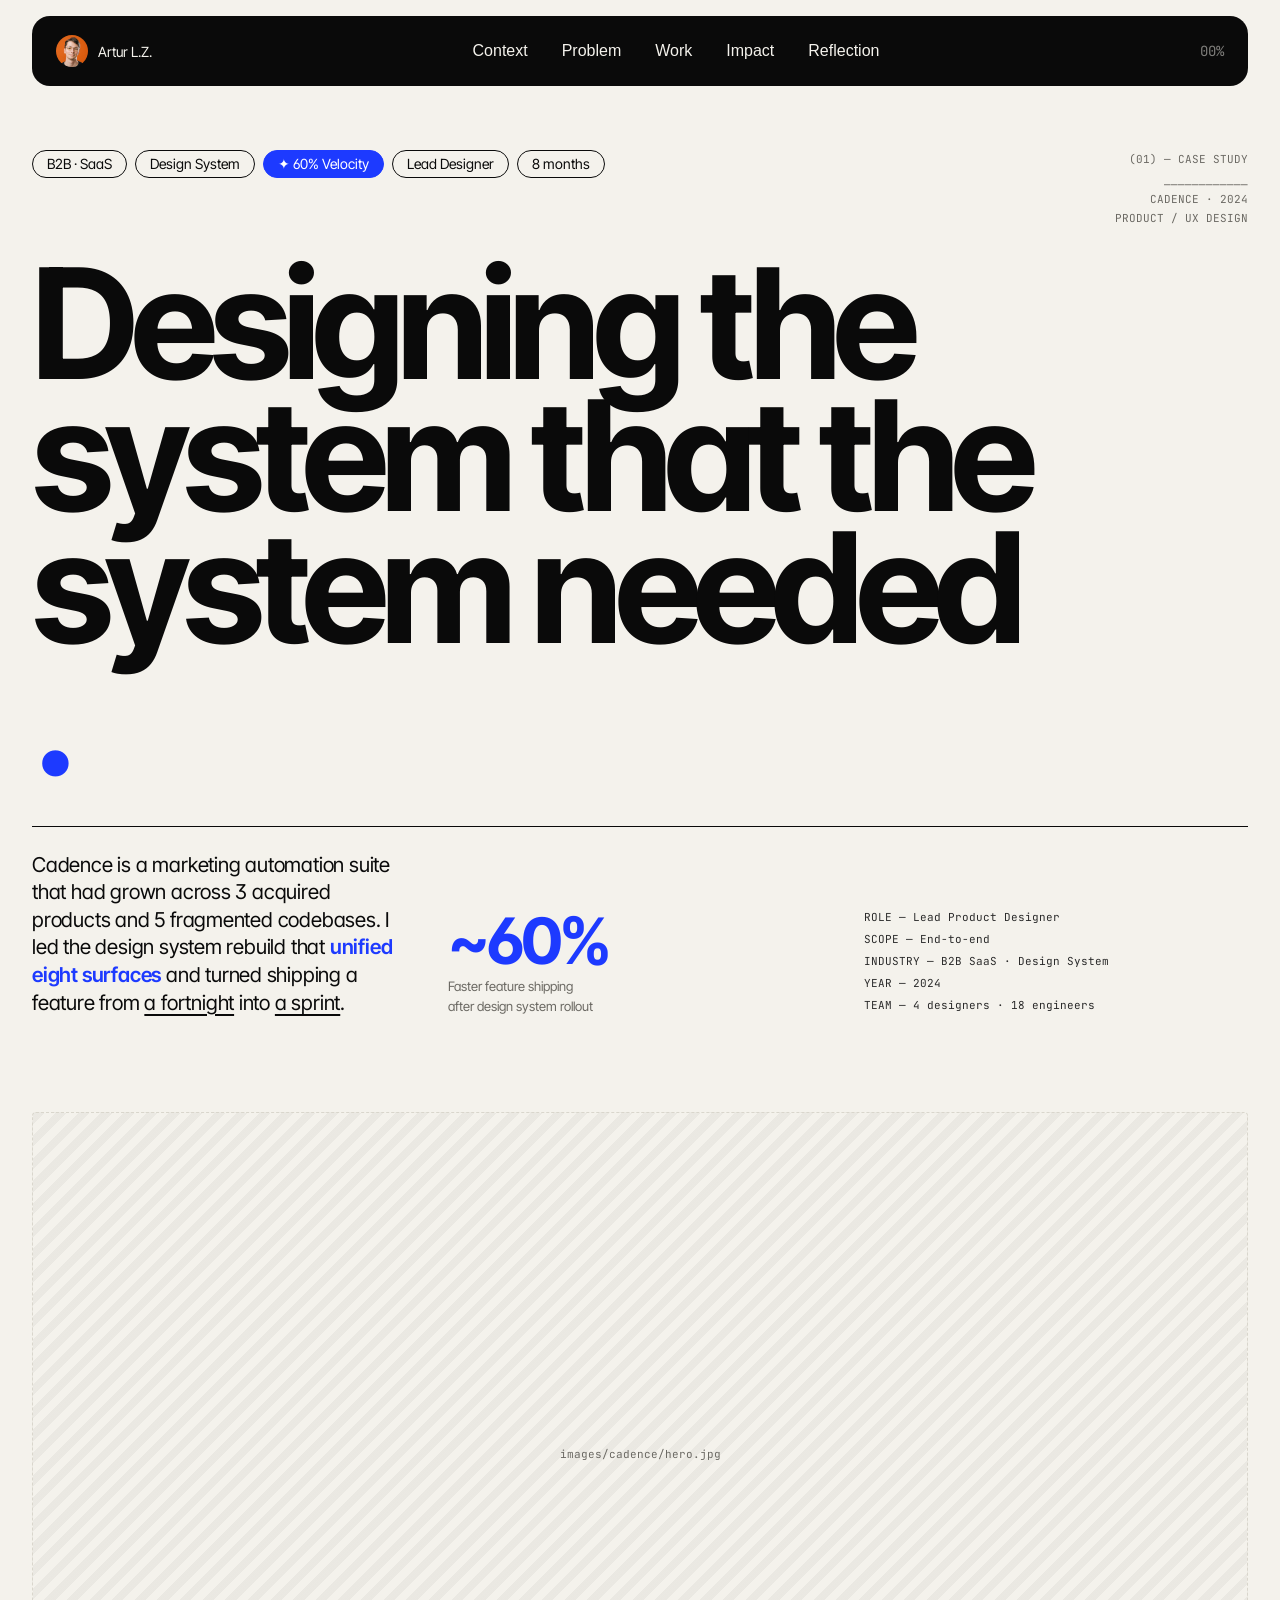
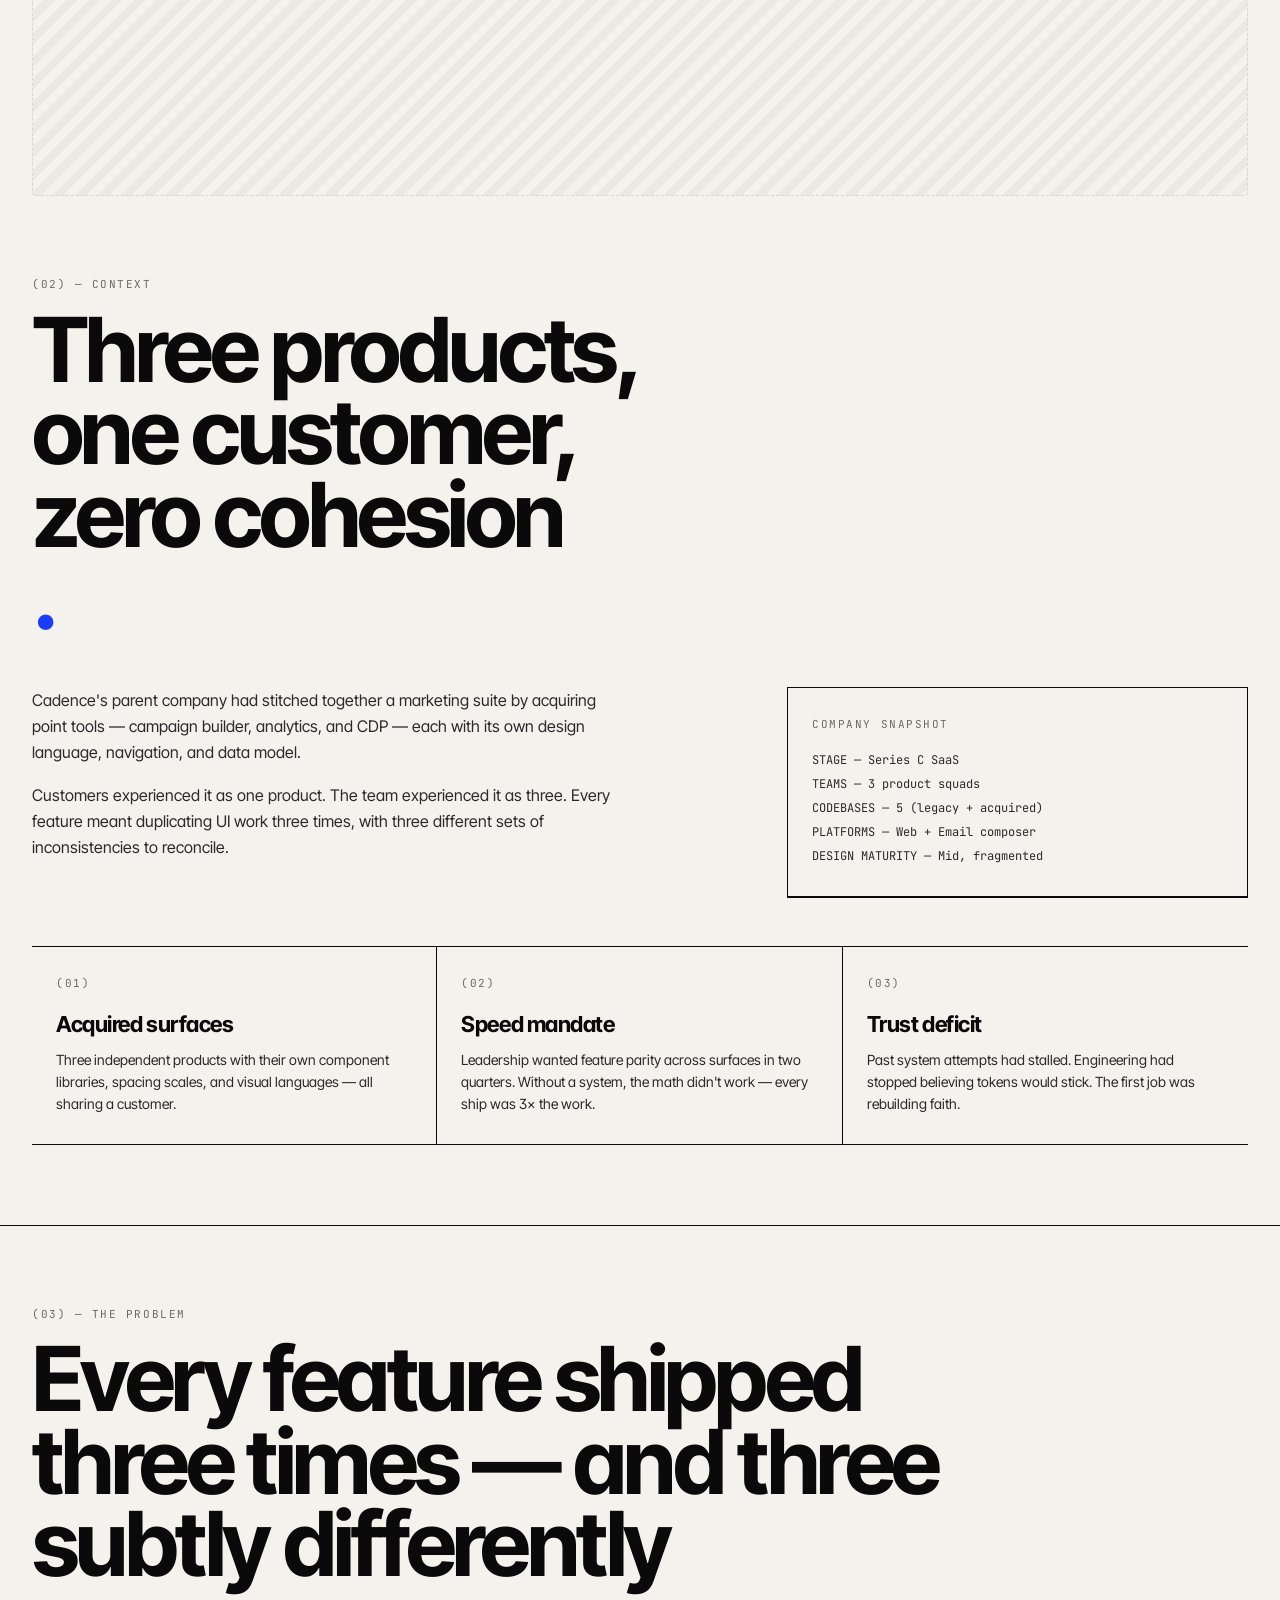
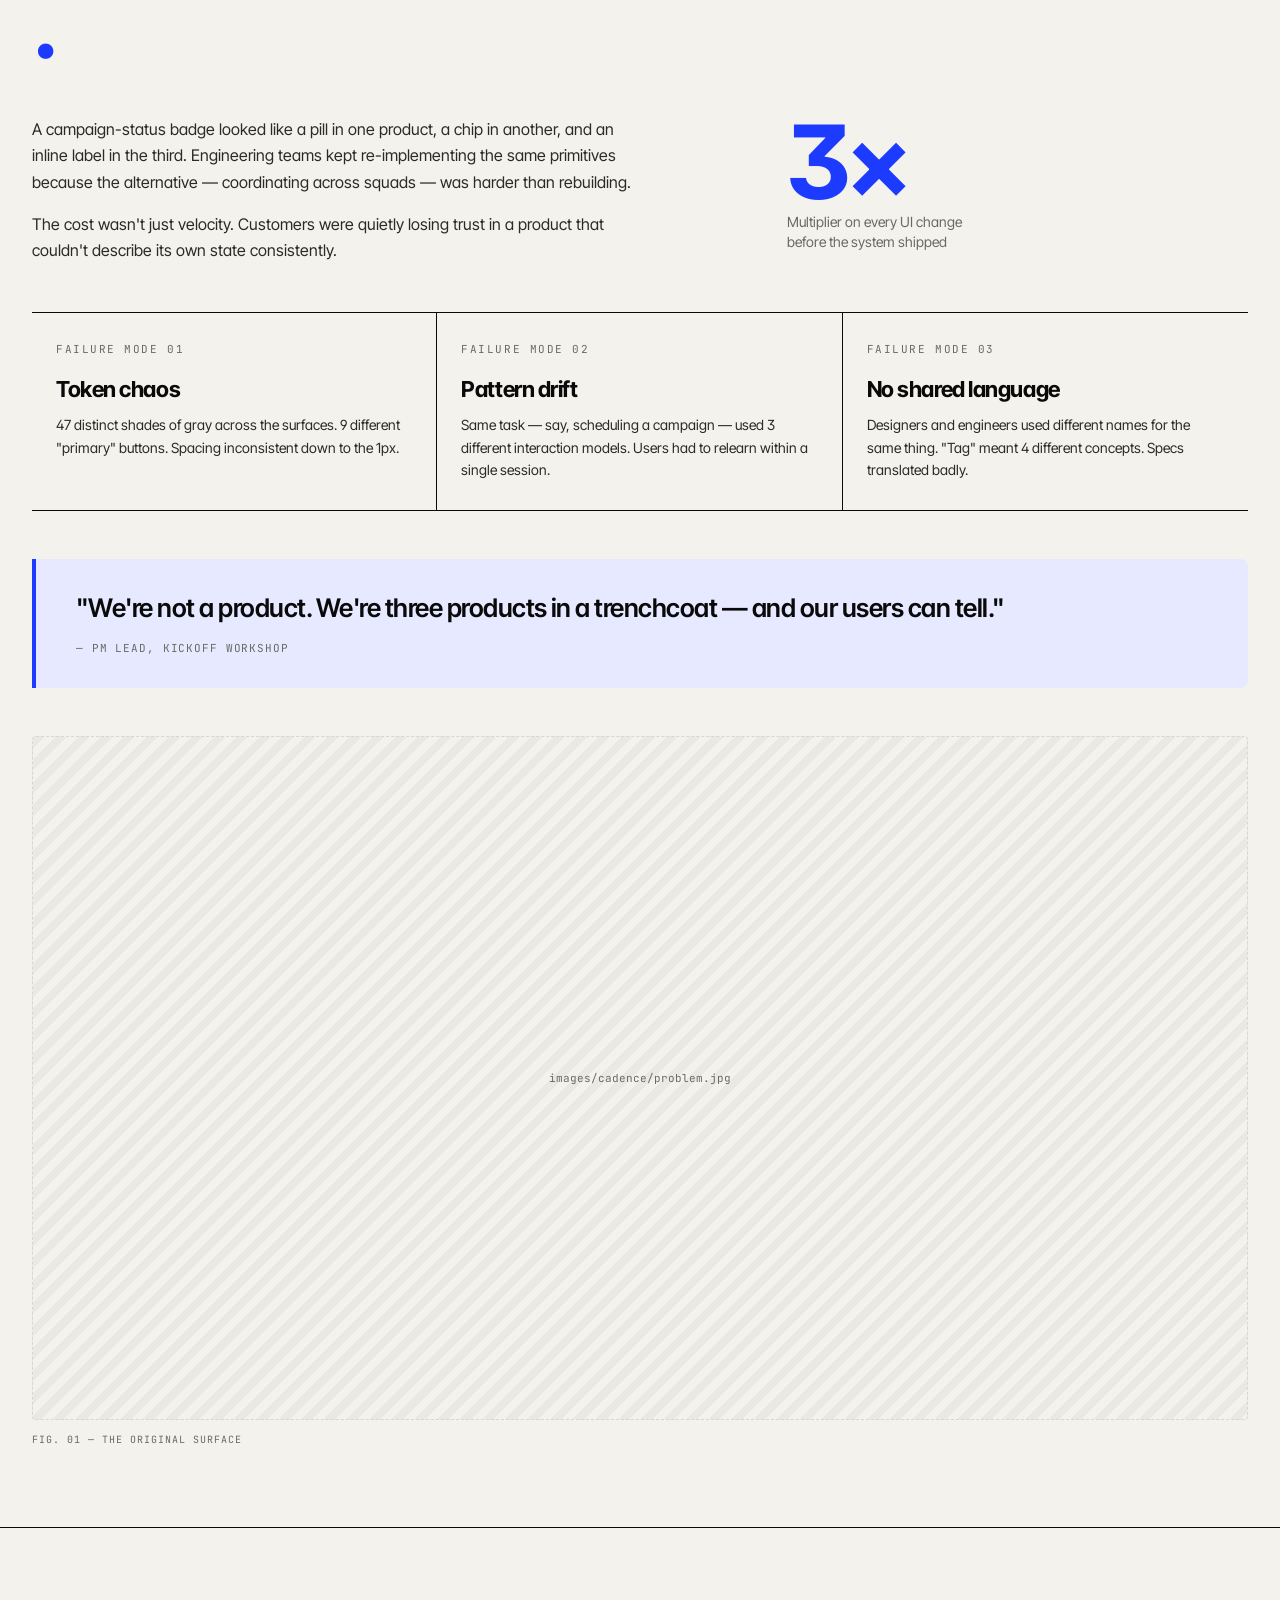
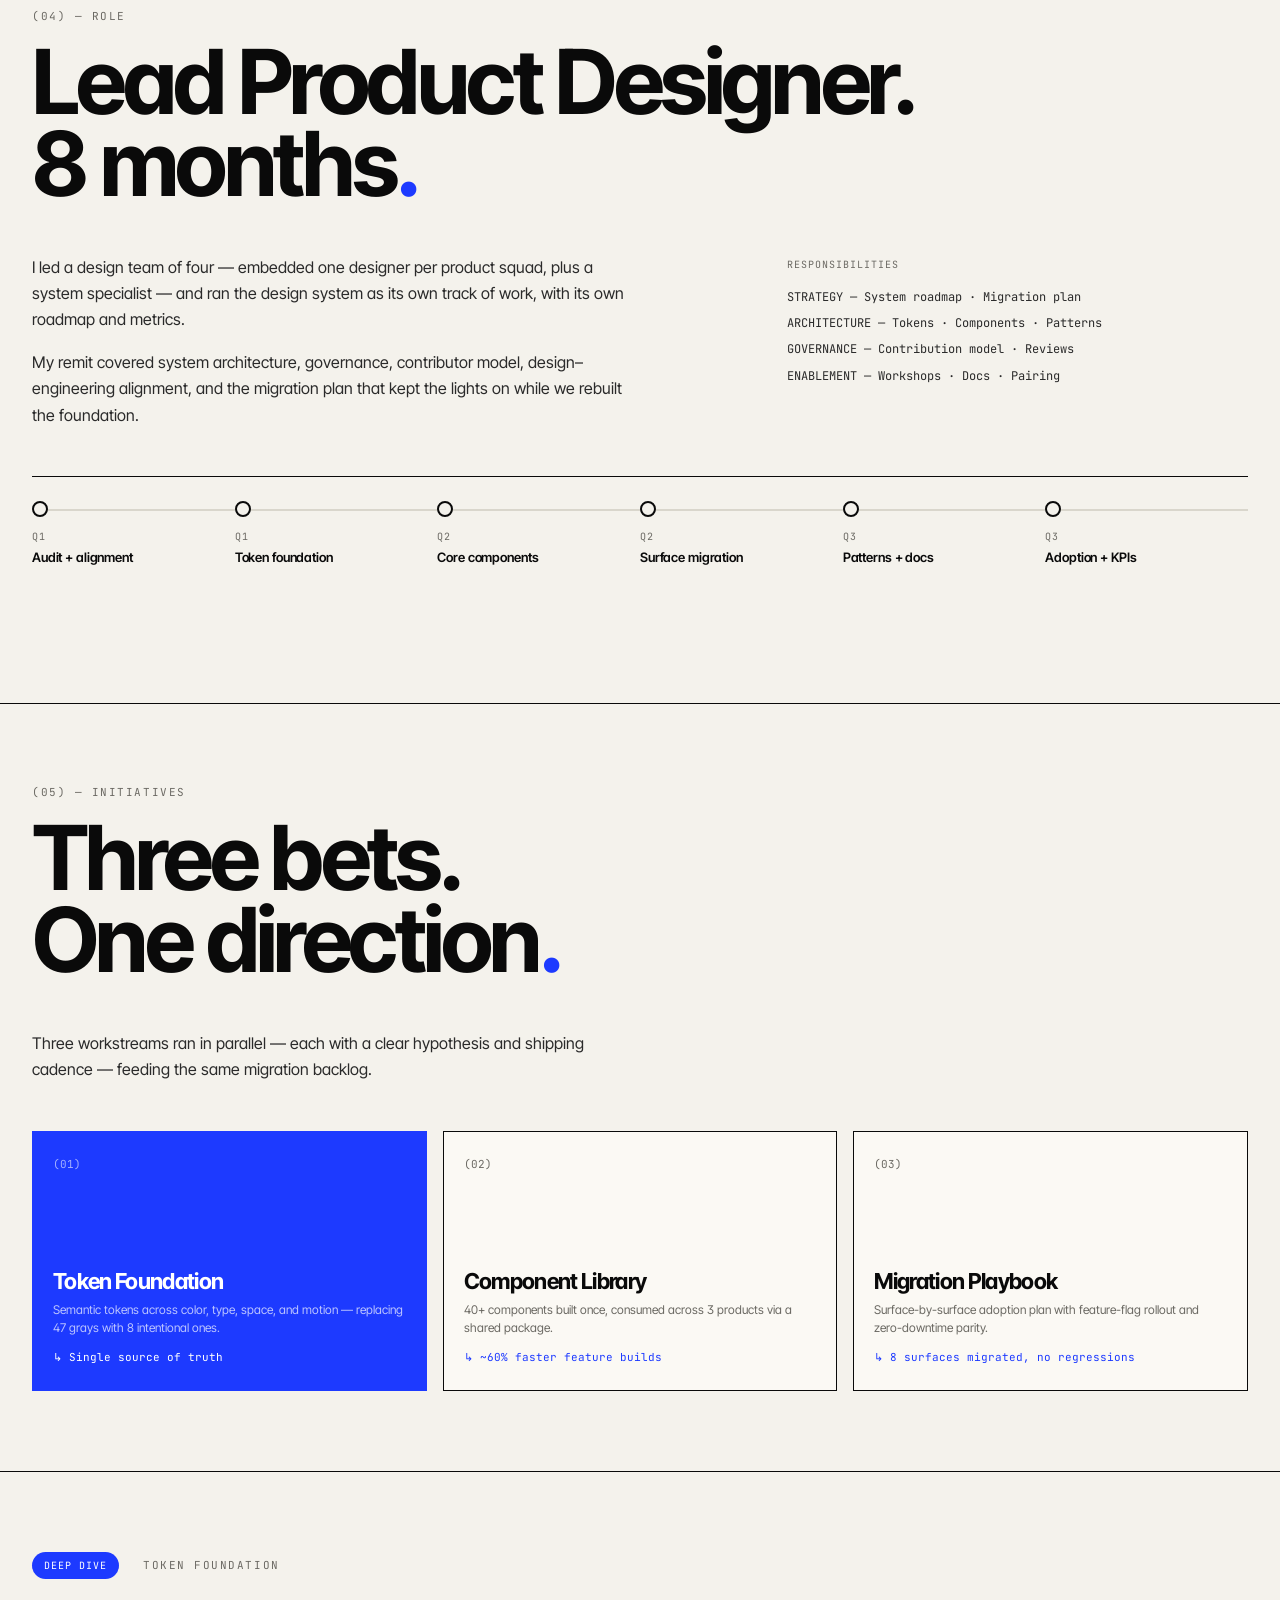
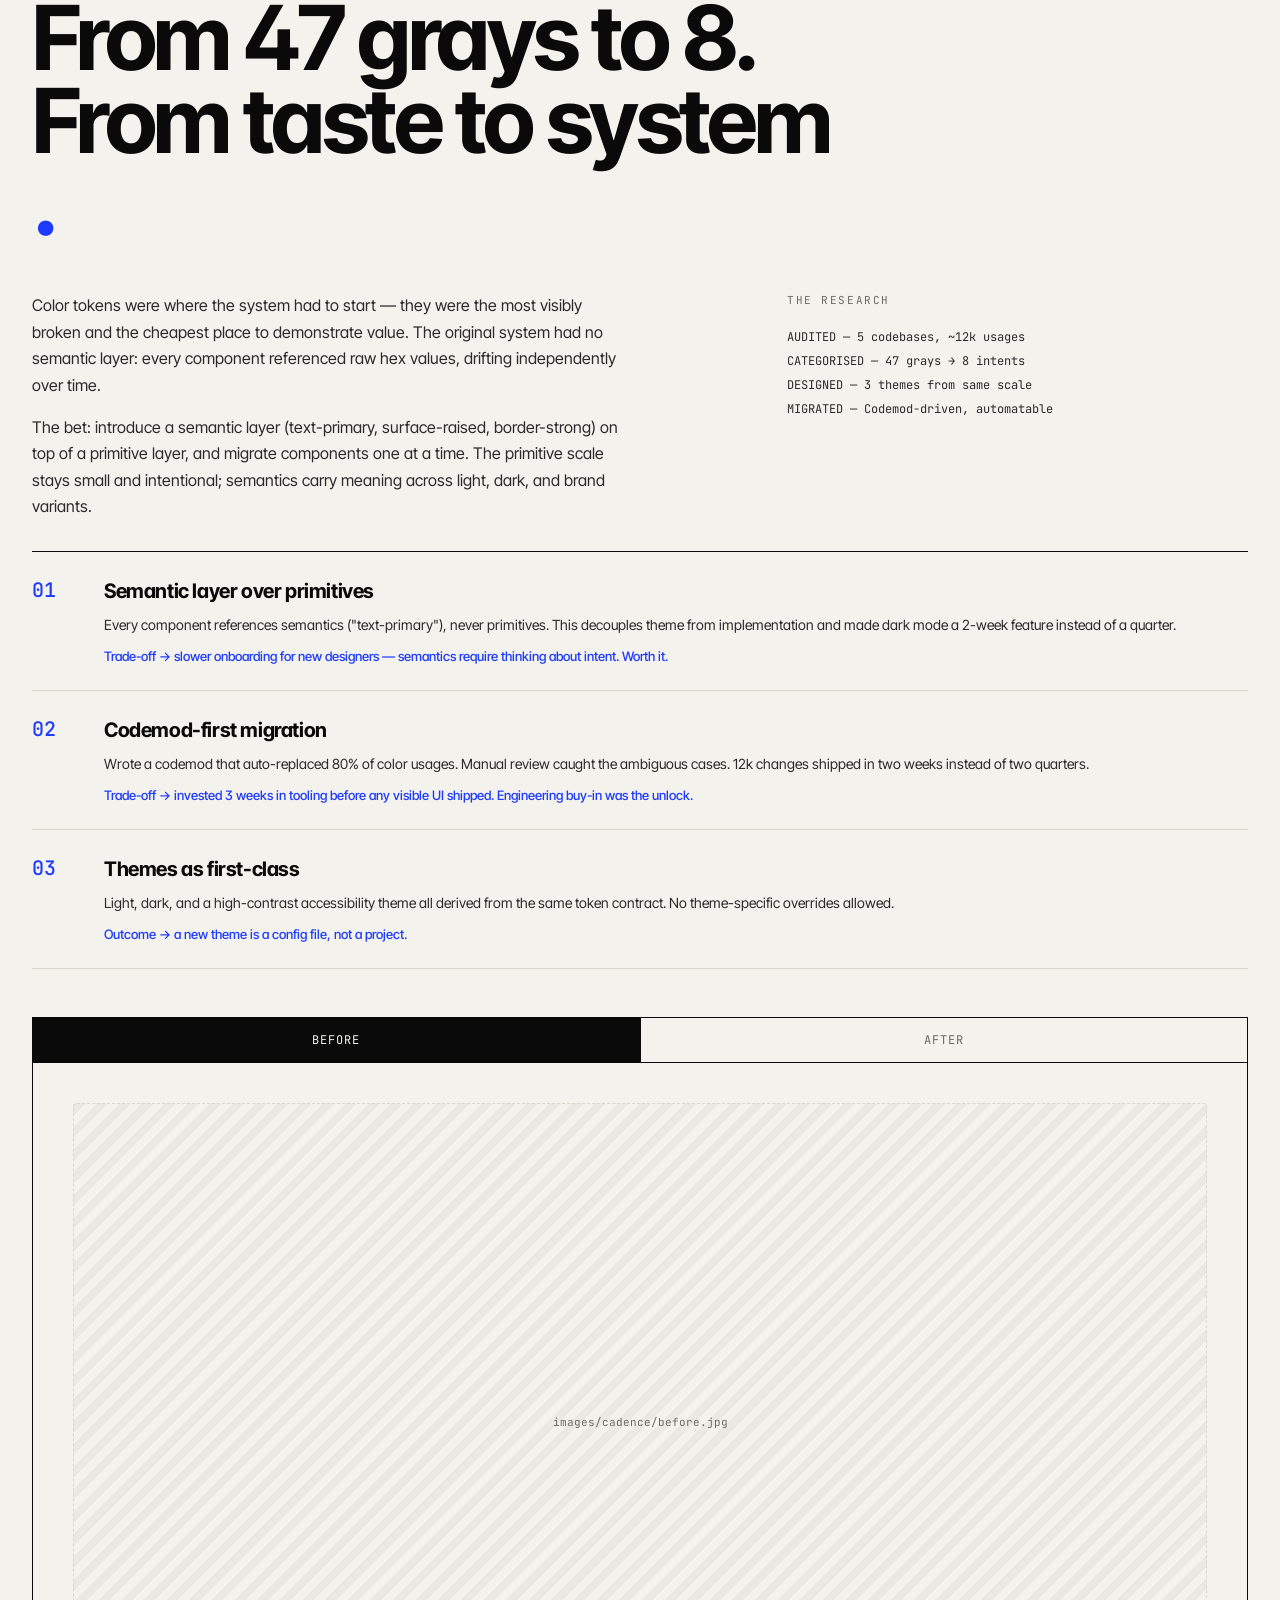
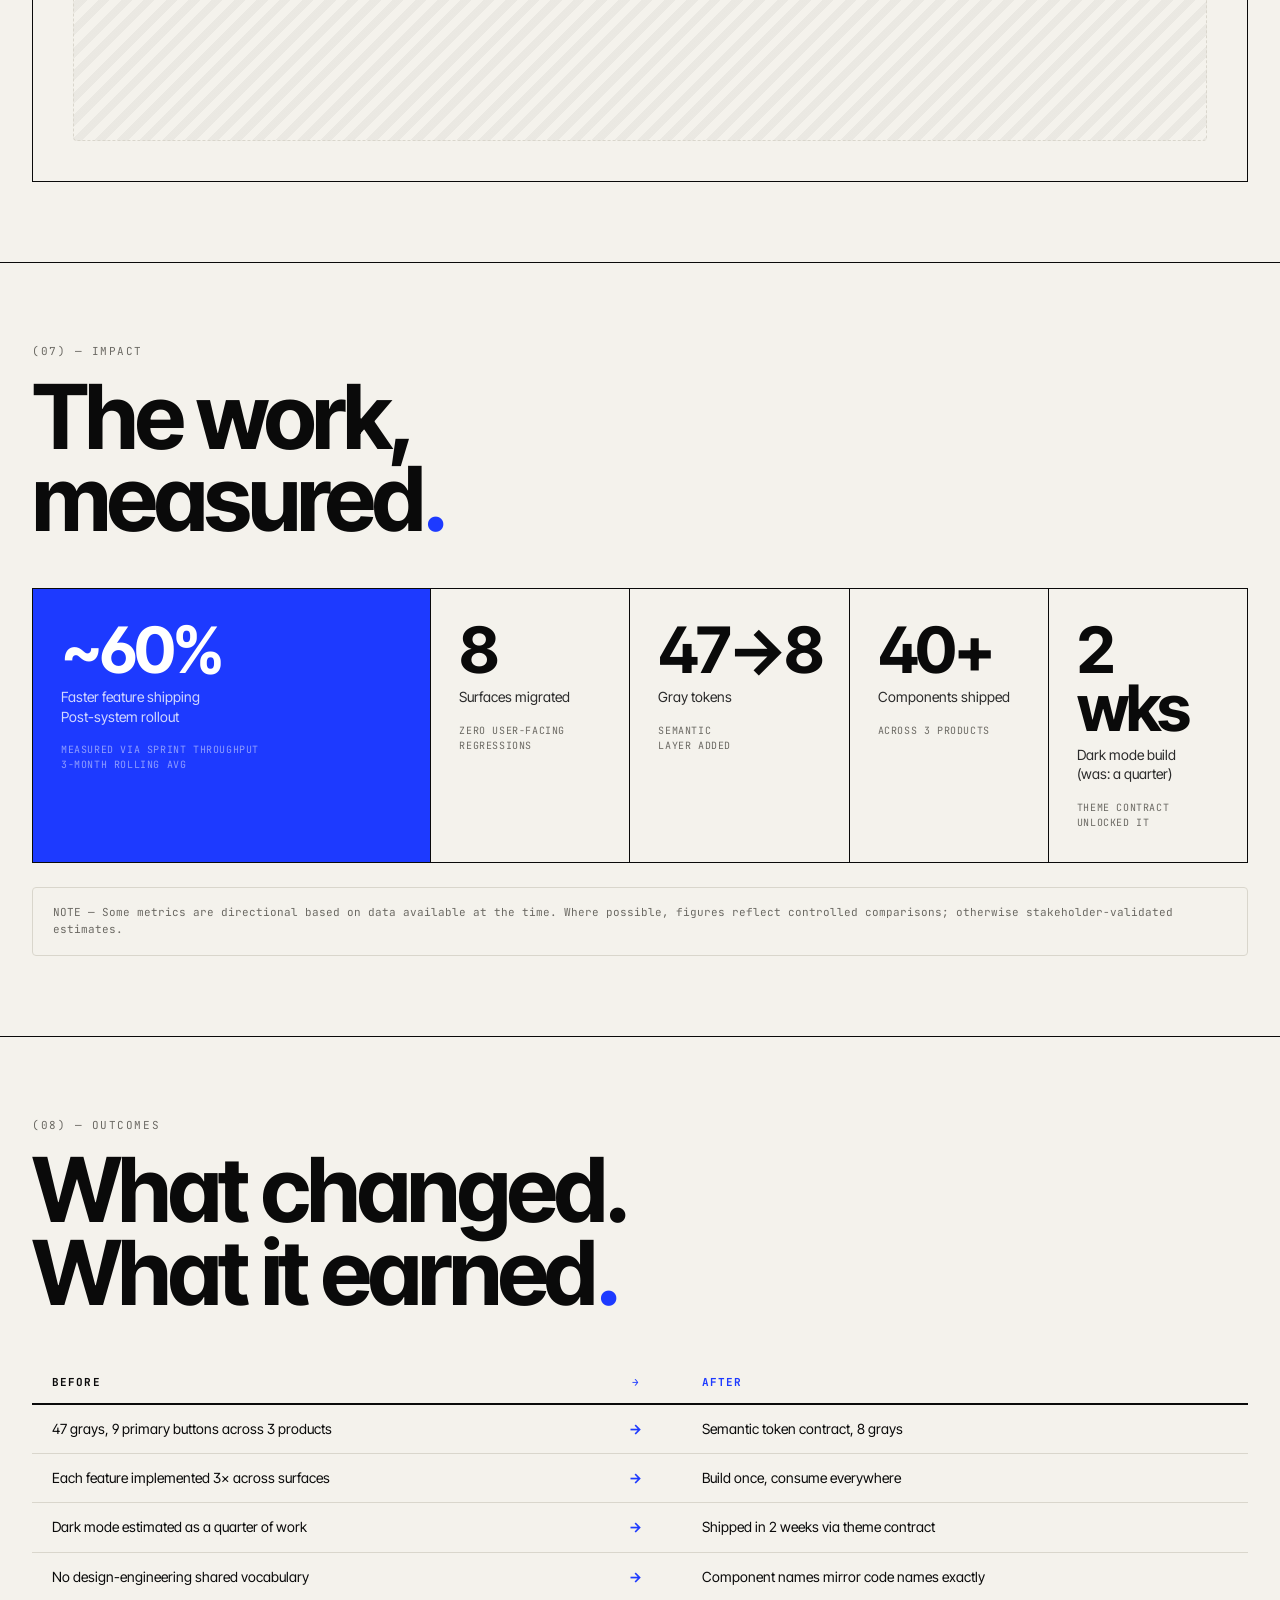
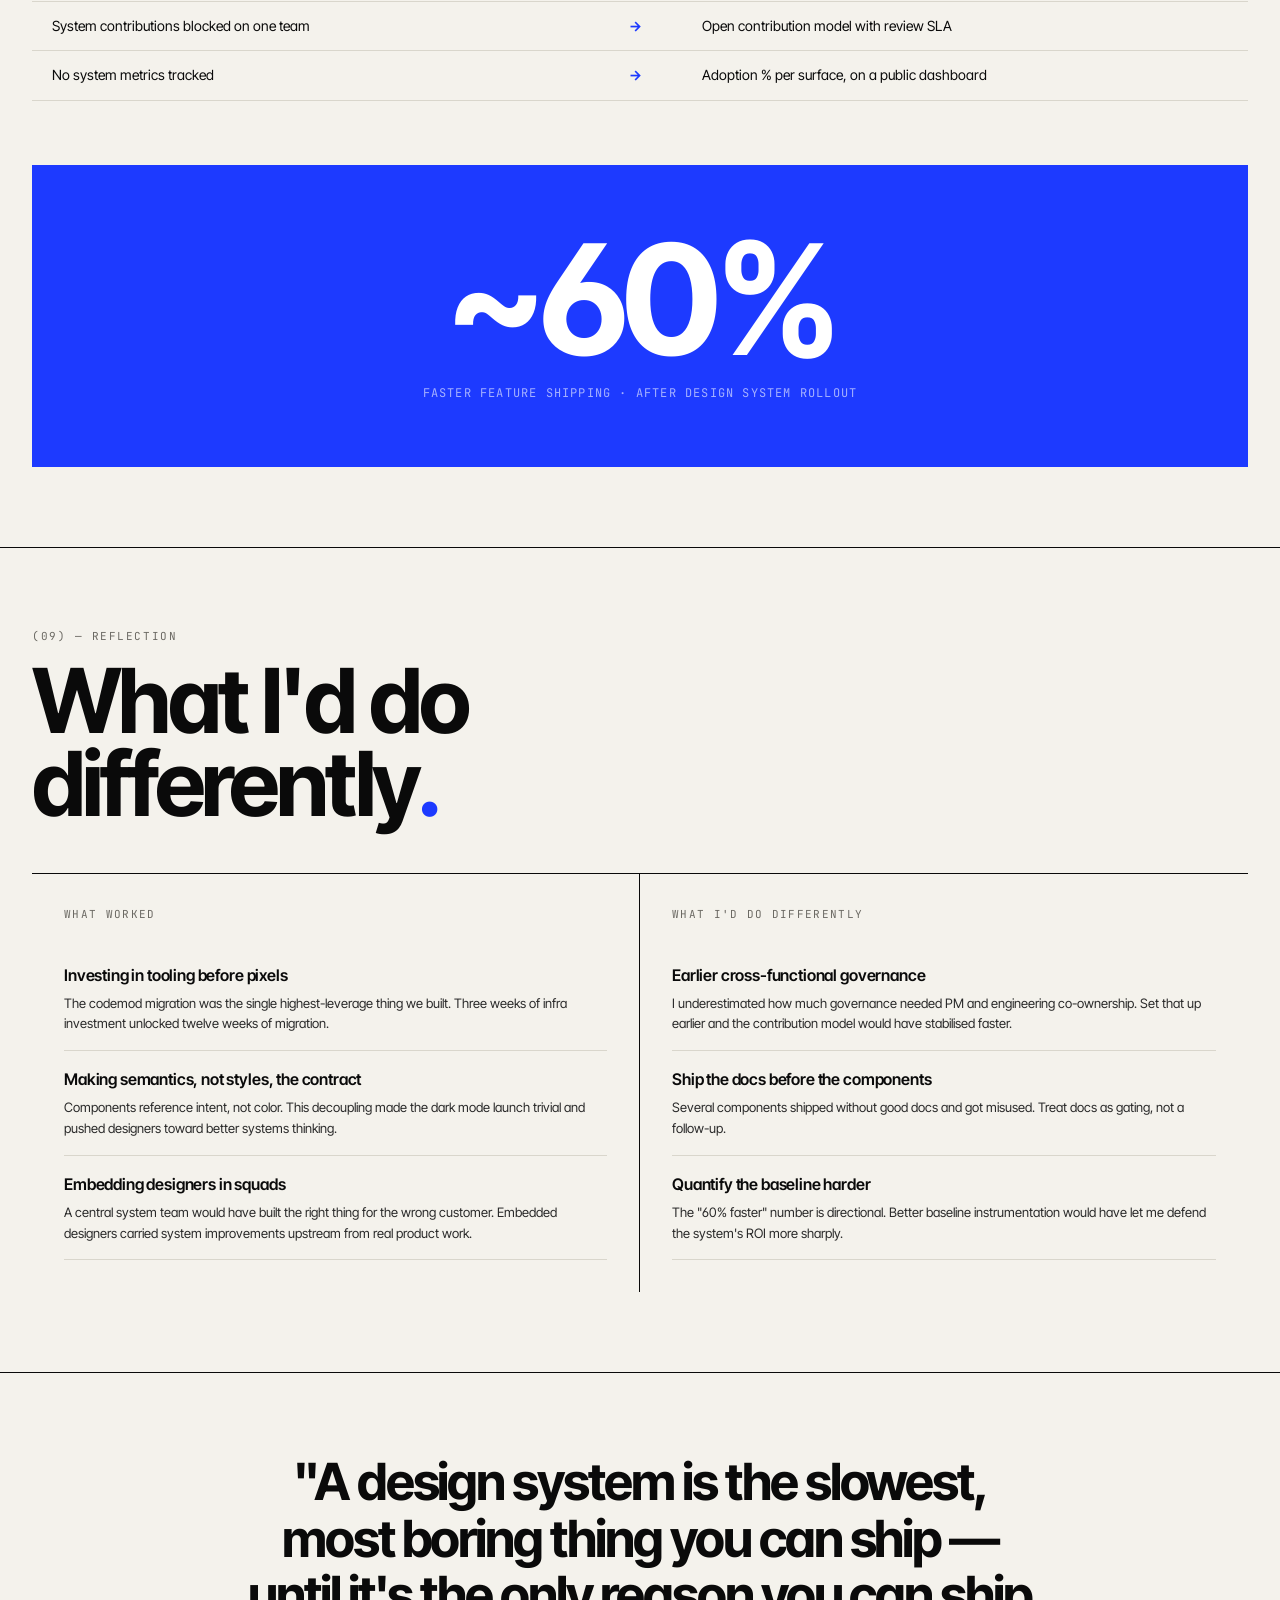
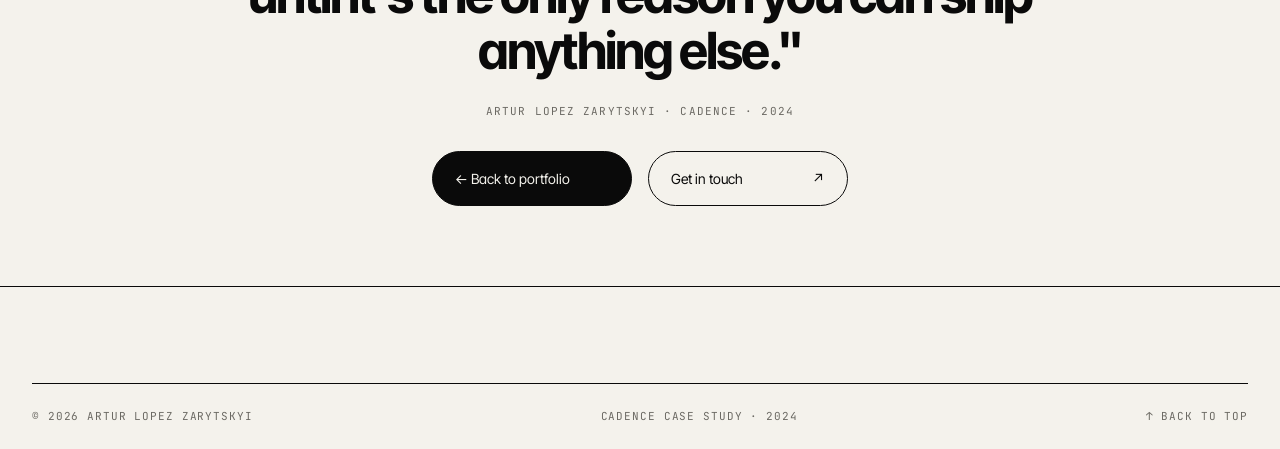
<file: cadence.html>
<!DOCTYPE html>
<html lang="en" id="top">
<head>
  <meta charset="UTF-8">
  <meta name="viewport" content="width=device-width, initial-scale=1.0">
  <title>Cadence — Case Study · Artur Lopez Zarytskyi</title>
  <meta name="description" content="Cadence: B2B SaaS · Design System. Lead Product Designer, 8 months.">
  <link rel="preconnect" href="https://fonts.googleapis.com">
  <link rel="preconnect" href="https://fonts.gstatic.com" crossorigin>
  <link href="https://fonts.googleapis.com/css2?family=Inter+Tight:ital,wght@0,400;0,500;0,600;0,700;1,400&family=JetBrains+Mono:wght@400;500&display=swap" rel="stylesheet">
  <link rel="stylesheet" href="styles.css">
  <link rel="stylesheet" href="case-study.css">
  <link rel="icon" type="image/png" sizes="32x32" href="favicon-32.png">
  <link rel="icon" type="image/png" sizes="16x16" href="favicon-16.png">
  <link rel="apple-touch-icon" sizes="180x180" href="favicon-180.png">
</head>
<body>

<!-- ─── NAV ─────────────────────────────────────────────────────────── -->
<nav class="cs-nav" id="cs-nav">
  <a href="index.html" class="cs-nav__back">
    <span class="cs-nav__back-dot" aria-hidden="true"></span>
    <span>Artur L.Z.</span>
  </a>
  <div class="cs-nav__sections" role="list">
    <button class="cs-nav__sec cs-nav__sec--active" data-target="overview">Context</button>
    <button class="cs-nav__sec" data-target="problem">Problem</button>
    <button class="cs-nav__sec" data-target="initiatives">Work</button>
    <button class="cs-nav__sec" data-target="impact">Impact</button>
    <button class="cs-nav__sec" data-target="reflection">Reflection</button>
  </div>
  <div class="cs-nav__progress mono" id="scroll-progress">00%</div>
</nav>

<!-- ─── 01 HERO ──────────────────────────────────────────────────────── -->
<section class="cs-hero" id="hero">
  <div class="cs-hero__top">
    <div class="cs-hero__pills">
      <span class="pill">B2B · SaaS</span>
      <span class="pill">Design System</span>
      <span class="pill pill--accent">✦ 60% Velocity</span>
      <span class="pill">Lead Designer</span>
      <span class="pill">8 months</span>
    </div>
    <div class="mono cs-hero__meta">
      (01) — CASE STUDY<br>
      ⎯⎯⎯⎯⎯⎯⎯⎯⎯⎯⎯⎯<br>
      CADENCE · 2024<br>
      PRODUCT / UX DESIGN
    </div>
  </div>

  <h1 class="display cs-hero__h1">
    Designing the<br>
    system that the<br>
    system needed<br>
    <span class="text-blue" aria-hidden="true">.</span>
  </h1>

  <div class="cs-hero__bottom">
    <p class="cs-hero__lead">Cadence is a marketing automation suite that had grown across 3 acquired products and 5 fragmented codebases. I led the design system rebuild that <em class="text-blue text-semibold">unified eight surfaces</em> and turned shipping a feature from <em class="underline-em">a fortnight</em> into <em class="underline-em">a sprint</em>.</p>
    <div class="cs-hero__stats">
      <div class="cs-hero__stat-num">~60%</div>
      <div class="cs-hero__stat-label">Faster feature shipping<br>after design system rollout</div>
    </div>
    <div class="mono cs-hero__attrs">
      ROLE — Lead Product Designer<br>
      SCOPE — End-to-end<br>
      INDUSTRY — B2B SaaS · Design System<br>
      YEAR — 2024<br>
      TEAM — 4 designers · 18 engineers
    </div>
  </div>

  <!-- HERO IMAGE — Replace with real artwork: images/cadence/hero.jpg -->
  <figure class="cs-hero-image">
    <div class="cs-image-placeholder" aria-label="Cadence hero image">
      <span class="mono">images/cadence/hero.jpg</span>
    </div>
  </figure>
</section>

<!-- ─── 02 CONTEXT ───────────────────────────────────────────────────── -->
<section class="cs-section" id="overview">
  <div class="cs-label">(02) — Context</div>
  <h2 class="display cs-h2">Three products,<br>one customer,<br>zero cohesion<br><span class="text-blue">.</span></h2>
  <div class="cs-2col cs-2col--60-40">
    <div>
      <p class="cs-body">Cadence's parent company had stitched together a marketing suite by acquiring point tools — campaign builder, analytics, and CDP — each with its own design language, navigation, and data model.</p>
      <p class="cs-body">Customers experienced it as one product. The team experienced it as three. Every feature meant duplicating UI work three times, with three different sets of inconsistencies to reconcile.</p>
    </div>
    <div>
      <div class="cs-3col" style="grid-template-columns:1fr; border: 1px solid var(--ink);">
        <div class="cs-3col__item" style="border-right:none;">
          <div class="cs-label">Company snapshot</div>
          <div style="margin-top:12px; font-family:'JetBrains Mono',monospace; font-size:12px; line-height:2; color:var(--ink-soft);">
            STAGE — Series C SaaS<br>
            TEAMS — 3 product squads<br>
            CODEBASES — 5 (legacy + acquired)<br>
            PLATFORMS — Web + Email composer<br>
            DESIGN MATURITY — Mid, fragmented
          </div>
        </div>
      </div>
    </div>
  </div>

  <div class="cs-3col" style="margin-top:48px;">
    <div class="cs-3col__item">
      <div class="cs-label">(01)</div>
      <div class="cs-3col__title">Acquired surfaces</div>
      <p class="cs-3col__body">Three independent products with their own component libraries, spacing scales, and visual languages — all sharing a customer.</p>
    </div>
    <div class="cs-3col__item">
      <div class="cs-label">(02)</div>
      <div class="cs-3col__title">Speed mandate</div>
      <p class="cs-3col__body">Leadership wanted feature parity across surfaces in two quarters. Without a system, the math didn't work — every ship was 3× the work.</p>
    </div>
    <div class="cs-3col__item">
      <div class="cs-label">(03)</div>
      <div class="cs-3col__title">Trust deficit</div>
      <p class="cs-3col__body">Past system attempts had stalled. Engineering had stopped believing tokens would stick. The first job was rebuilding faith.</p>
    </div>
  </div>
</section>

<!-- ─── 03 PROBLEM ───────────────────────────────────────────────────── -->
<section class="cs-section" id="problem">
  <div class="cs-label">(03) — The Problem</div>
  <h2 class="display cs-h2">Every feature shipped<br>three times — and three<br>subtly differently<br><span class="text-blue">.</span></h2>

  <div class="cs-2col cs-2col--60-40">
    <div>
      <p class="cs-body">A campaign-status badge looked like a pill in one product, a chip in another, and an inline label in the third. Engineering teams kept re-implementing the same primitives because the alternative — coordinating across squads — was harder than rebuilding.</p>
      <p class="cs-body">The cost wasn't just velocity. Customers were quietly losing trust in a product that couldn't describe its own state consistently.</p>
    </div>
    <div class="cs-stat">
      <div class="cs-stat__num">3×</div>
      <div class="cs-stat__label">Multiplier on every UI change<br>before the system shipped</div>
    </div>
  </div>

  <div class="cs-3col" style="margin-top:48px;">
    <div class="cs-3col__item">
      <div class="cs-label">Failure mode 01</div>
      <div class="cs-3col__title">Token chaos</div>
      <p class="cs-3col__body">47 distinct shades of gray across the surfaces. 9 different "primary" buttons. Spacing inconsistent down to the 1px.</p>
    </div>
    <div class="cs-3col__item">
      <div class="cs-label">Failure mode 02</div>
      <div class="cs-3col__title">Pattern drift</div>
      <p class="cs-3col__body">Same task — say, scheduling a campaign — used 3 different interaction models. Users had to relearn within a single session.</p>
    </div>
    <div class="cs-3col__item">
      <div class="cs-label">Failure mode 03</div>
      <div class="cs-3col__title">No shared language</div>
      <p class="cs-3col__body">Designers and engineers used different names for the same thing. "Tag" meant 4 different concepts. Specs translated badly.</p>
    </div>
  </div>

  <div class="cs-quote">
    <p class="cs-quote__text">"We're not a product. We're three products in a trenchcoat — and our users can tell."</p>
    <div class="cs-quote__attr">— PM lead, kickoff workshop</div>
  </div>

  <!-- PROBLEM IMAGE — Replace: images/cadence/problem.jpg -->
  <figure class="cs-image-figure">
    <div class="cs-image-placeholder" aria-label="Cadence problem visualization">
      <span class="mono">images/cadence/problem.jpg</span>
    </div>
    <figcaption class="mono">FIG. 01 — The original surface</figcaption>
  </figure>
</section>

<!-- ─── 04 ROLE ───────────────────────────────────────────────────────── -->
<section class="cs-section">
  <div class="cs-label">(04) — Role</div>
  <h2 class="display cs-h2">Lead Product Designer.<br>8 months<span class="text-blue">.</span></h2>
  <div class="cs-2col cs-2col--60-40">
    <div>
      <p class="cs-body">I led a design team of four — embedded one designer per product squad, plus a system specialist — and ran the design system as its own track of work, with its own roadmap and metrics.</p>
      <p class="cs-body">My remit covered system architecture, governance, contributor model, design–engineering alignment, and the migration plan that kept the lights on while we rebuilt the foundation.</p>
    </div>
    <div>
      <div style="font-family:'JetBrains Mono',monospace; font-size:12px; line-height:2.2; color:var(--ink-soft);">
        <div style="color:var(--muted); font-size:10px; letter-spacing:0.1em; text-transform:uppercase; margin-bottom:8px;">Responsibilities</div>
        STRATEGY — System roadmap · Migration plan<br>
        ARCHITECTURE — Tokens · Components · Patterns<br>
        GOVERNANCE — Contribution model · Reviews<br>
        ENABLEMENT — Workshops · Docs · Pairing
      </div>
    </div>
  </div>

  <div class="cs-timeline">
    <div class="cs-timeline__track">
      <div class="cs-timeline__step">
        <div class="cs-timeline__dot"></div>
        <div class="cs-timeline__period">Q1</div>
        <div class="cs-timeline__label">Audit + alignment</div>
      </div>
      <div class="cs-timeline__step">
        <div class="cs-timeline__dot"></div>
        <div class="cs-timeline__period">Q1</div>
        <div class="cs-timeline__label">Token foundation</div>
      </div>
      <div class="cs-timeline__step">
        <div class="cs-timeline__dot"></div>
        <div class="cs-timeline__period">Q2</div>
        <div class="cs-timeline__label">Core components</div>
      </div>
      <div class="cs-timeline__step">
        <div class="cs-timeline__dot"></div>
        <div class="cs-timeline__period">Q2</div>
        <div class="cs-timeline__label">Surface migration</div>
      </div>
      <div class="cs-timeline__step">
        <div class="cs-timeline__dot"></div>
        <div class="cs-timeline__period">Q3</div>
        <div class="cs-timeline__label">Patterns + docs</div>
      </div>
      <div class="cs-timeline__step">
        <div class="cs-timeline__dot"></div>
        <div class="cs-timeline__period">Q3</div>
        <div class="cs-timeline__label">Adoption + KPIs</div>
      </div>
    </div>
  </div>
</section>

<!-- ─── 05 INITIATIVES ───────────────────────────────────────────────── -->
<section class="cs-section" id="initiatives">
  <div class="cs-label">(05) — Initiatives</div>
  <h2 class="display cs-h2">Three bets.<br>One direction<span class="text-blue">.</span></h2>
  <p class="cs-body" style="max-width:560px;">Three workstreams ran in parallel — each with a clear hypothesis and shipping cadence — feeding the same migration backlog.</p>
  <div class="cs-init-grid" style="grid-template-columns:repeat(3, 1fr);">
    <div class="cs-init-card cs-init-card--accent" style="cursor:default;">
      <div class="cs-init-card__num">(01)</div>
      <div class="cs-init-card__title">Token Foundation</div>
      <div class="cs-init-card__desc">Semantic tokens across color, type, space, and motion — replacing 47 grays with 8 intentional ones.</div>
      <div class="cs-init-card__impact">↳ Single source of truth</div>
    </div>
    <div class="cs-init-card" style="cursor:default;">
      <div class="cs-init-card__num">(02)</div>
      <div class="cs-init-card__title">Component Library</div>
      <div class="cs-init-card__desc">40+ components built once, consumed across 3 products via a shared package.</div>
      <div class="cs-init-card__impact" style="color:var(--blue);">↳ ~60% faster feature builds</div>
    </div>
    <div class="cs-init-card" style="cursor:default;">
      <div class="cs-init-card__num">(03)</div>
      <div class="cs-init-card__title">Migration Playbook</div>
      <div class="cs-init-card__desc">Surface-by-surface adoption plan with feature-flag rollout and zero-downtime parity.</div>
      <div class="cs-init-card__impact" style="color:var(--blue);">↳ 8 surfaces migrated, no regressions</div>
    </div>
  </div>
</section>

<!-- ─── 06 DEEP DIVE ─────────────────────────────────────────────────── -->
<section class="cs-section" id="dd-main">
  <div class="cs-dd-header">
    <span class="cs-dd-tag">Deep Dive</span>
    <div class="cs-label">Token Foundation</div>
  </div>
  <h2 class="display cs-h2">From 47 grays to 8.<br>From taste to system<br><span class="text-blue">.</span></h2>
  <div class="cs-2col cs-2col--60-40">
    <div>
      <p class="cs-body">Color tokens were where the system had to start — they were the most visibly broken and the cheapest place to demonstrate value. The original system had no semantic layer: every component referenced raw hex values, drifting independently over time.</p>
      <p class="cs-body" style="margin-top:16px;">The bet: introduce a semantic layer (text-primary, surface-raised, border-strong) on top of a primitive layer, and migrate components one at a time. The primitive scale stays small and intentional; semantics carry meaning across light, dark, and brand variants.</p>
    </div>
    <div>
      <div class="cs-label">The research</div>
      <div style="margin-top:12px; font-family:'JetBrains Mono',monospace; font-size:12px; line-height:2; color:var(--ink-soft);">
        AUDITED — 5 codebases, ~12k usages<br>
        CATEGORISED — 47 grays → 8 intents<br>
        DESIGNED — 3 themes from same scale<br>
        MIGRATED — Codemod-driven, automatable
      </div>
    </div>
  </div>

  <div class="cs-decision-list">
    <div class="cs-decision">
      <div class="cs-decision__num">01</div>
      <div>
        <div class="cs-decision__title">Semantic layer over primitives</div>
        <p class="cs-decision__body">Every component references semantics ("text-primary"), never primitives. This decouples theme from implementation and made dark mode a 2-week feature instead of a quarter.</p>
        <div class="cs-decision__tradeoff">Trade-off → slower onboarding for new designers — semantics require thinking about intent. Worth it.</div>
      </div>
    </div>
    <div class="cs-decision">
      <div class="cs-decision__num">02</div>
      <div>
        <div class="cs-decision__title">Codemod-first migration</div>
        <p class="cs-decision__body">Wrote a codemod that auto-replaced 80% of color usages. Manual review caught the ambiguous cases. 12k changes shipped in two weeks instead of two quarters.</p>
        <div class="cs-decision__tradeoff">Trade-off → invested 3 weeks in tooling before any visible UI shipped. Engineering buy-in was the unlock.</div>
      </div>
    </div>
    <div class="cs-decision">
      <div class="cs-decision__num">03</div>
      <div>
        <div class="cs-decision__title">Themes as first-class</div>
        <p class="cs-decision__body">Light, dark, and a high-contrast accessibility theme all derived from the same token contract. No theme-specific overrides allowed.</p>
        <div class="cs-decision__tradeoff">Outcome → a new theme is a config file, not a project.</div>
      </div>
    </div>
  </div>

  <!-- BEFORE/AFTER IMAGES — Replace:
       images/cadence/before.jpg — original surface
       images/cadence/after.jpg  — redesigned surface -->
  <div class="cs-before-after">
    <div class="cs-ba-tabs">
      <button class="cs-ba-tab cs-ba-tab--active" data-panel="before-1">Before</button>
      <button class="cs-ba-tab" data-panel="after-1">After</button>
    </div>
    <div class="cs-ba-panel cs-ba-panel--active" id="before-1">
      <div class="cs-ba-screen"><span>images/cadence/before.jpg</span></div>
    </div>
    <div class="cs-ba-panel" id="after-1">
      <div class="cs-ba-screen"><span>images/cadence/after.jpg</span></div>
    </div>
  </div>
</section>

<!-- ─── 07 IMPACT ────────────────────────────────────────────────────── -->
<section class="cs-section" id="impact">
  <div class="cs-label">(07) — Impact</div>
  <h2 class="display cs-h2">The work,<br>measured<span class="text-blue">.</span></h2>
  <div class="cs-metric-grid">
    <div class="cs-metric cs-metric--hero">
      <div class="cs-metric__num">~60%</div>
      <div class="cs-metric__label">Faster feature shipping<br>Post-system rollout</div>
      <div class="cs-metric__context">MEASURED VIA SPRINT THROUGHPUT<br>3-MONTH ROLLING AVG</div>
    </div>
    <div class="cs-metric">
      <div class="cs-metric__num" style="color:var(--ink);">8</div>
      <div class="cs-metric__label">Surfaces migrated</div>
      <div class="cs-metric__context">ZERO USER-FACING<br>REGRESSIONS</div>
    </div>
    <div class="cs-metric">
      <div class="cs-metric__num" style="color:var(--ink);">47→8</div>
      <div class="cs-metric__label">Gray tokens</div>
      <div class="cs-metric__context">SEMANTIC<br>LAYER ADDED</div>
    </div>
    <div class="cs-metric">
      <div class="cs-metric__num" style="color:var(--ink);">40+</div>
      <div class="cs-metric__label">Components shipped</div>
      <div class="cs-metric__context">ACROSS 3 PRODUCTS</div>
    </div>
    <div class="cs-metric">
      <div class="cs-metric__num" style="color:var(--ink);">2 wks</div>
      <div class="cs-metric__label">Dark mode build<br>(was: a quarter)</div>
      <div class="cs-metric__context">THEME CONTRACT<br>UNLOCKED IT</div>
    </div>
  </div>
  <div style="margin-top:24px; padding:16px 20px; border:1px solid var(--hairline); border-radius:4px; font-family:'JetBrains Mono',monospace; font-size:11px; color:var(--muted); line-height:1.6;">
    NOTE — Some metrics are directional based on data available at the time. Where possible, figures reflect controlled comparisons; otherwise stakeholder-validated estimates.
  </div>
</section>

<!-- ─── 08 OUTCOMES ──────────────────────────────────────────────────── -->
<section class="cs-section">
  <div class="cs-label">(08) — Outcomes</div>
  <h2 class="display cs-h2">What changed.<br>What it earned<span class="text-blue">.</span></h2>
  <table class="cs-ba-table">
    <thead>
      <tr><th>Before</th><th class="arrow">→</th><th>After</th></tr>
    </thead>
    <tbody>
      <tr><td>47 grays, 9 primary buttons across 3 products</td><td class="arrow">→</td><td>Semantic token contract, 8 grays</td></tr>
      <tr><td>Each feature implemented 3× across surfaces</td><td class="arrow">→</td><td>Build once, consume everywhere</td></tr>
      <tr><td>Dark mode estimated as a quarter of work</td><td class="arrow">→</td><td>Shipped in 2 weeks via theme contract</td></tr>
      <tr><td>No design-engineering shared vocabulary</td><td class="arrow">→</td><td>Component names mirror code names exactly</td></tr>
      <tr><td>System contributions blocked on one team</td><td class="arrow">→</td><td>Open contribution model with review SLA</td></tr>
      <tr><td>No system metrics tracked</td><td class="arrow">→</td><td>Adoption % per surface, on a public dashboard</td></tr>
    </tbody>
  </table>

  <div style="margin-top:64px; padding:64px 32px; background:var(--blue); text-align:center; border:1px solid var(--blue);">
    <div style="font-family:'Inter Tight',sans-serif; font-weight:700; font-size:clamp(80px,12vw,160px); letter-spacing:-0.05em; line-height:0.9; color:#fff;">~60%</div>
    <div style="margin-top:16px; font-family:'JetBrains Mono',monospace; font-size:12px; letter-spacing:0.1em; color:rgba(255,255,255,0.6); text-transform:uppercase;">Faster feature shipping · after design system rollout</div>
  </div>
</section>

<!-- ─── 09 REFLECTION ────────────────────────────────────────────────── -->
<section class="cs-section" id="reflection">
  <div class="cs-label">(09) — Reflection</div>
  <h2 class="display cs-h2">What I'd do<br>differently<span class="text-blue">.</span></h2>
  <div class="cs-reflect-grid">
    <div class="cs-reflect-col">
      <div class="cs-reflect-col__header">What worked</div>
      <div class="cs-reflect-item">
        <div class="cs-reflect-item__title">Investing in tooling before pixels</div>
        <p class="cs-reflect-item__body">The codemod migration was the single highest-leverage thing we built. Three weeks of infra investment unlocked twelve weeks of migration.</p>
      </div>
      <div class="cs-reflect-item">
        <div class="cs-reflect-item__title">Making semantics, not styles, the contract</div>
        <p class="cs-reflect-item__body">Components reference intent, not color. This decoupling made the dark mode launch trivial and pushed designers toward better systems thinking.</p>
      </div>
      <div class="cs-reflect-item">
        <div class="cs-reflect-item__title">Embedding designers in squads</div>
        <p class="cs-reflect-item__body">A central system team would have built the right thing for the wrong customer. Embedded designers carried system improvements upstream from real product work.</p>
      </div>
    </div>
    <div class="cs-reflect-col">
      <div class="cs-reflect-col__header">What I'd do differently</div>
      <div class="cs-reflect-item">
        <div class="cs-reflect-item__title">Earlier cross-functional governance</div>
        <p class="cs-reflect-item__body">I underestimated how much governance needed PM and engineering co-ownership. Set that up earlier and the contribution model would have stabilised faster.</p>
      </div>
      <div class="cs-reflect-item">
        <div class="cs-reflect-item__title">Ship the docs before the components</div>
        <p class="cs-reflect-item__body">Several components shipped without good docs and got misused. Treat docs as gating, not a follow-up.</p>
      </div>
      <div class="cs-reflect-item">
        <div class="cs-reflect-item__title">Quantify the baseline harder</div>
        <p class="cs-reflect-item__body">The "60% faster" number is directional. Better baseline instrumentation would have let me defend the system's ROI more sharply.</p>
      </div>
    </div>
  </div>
</section>

<!-- ─── CLOSING ──────────────────────────────────────────────────────── -->
<div class="cs-closing-quote">
  <p class="cs-closing-quote__text display">
    "A design system is the slowest, most boring thing you can ship — until it's the only reason you can ship anything else."
  </p>
  <div class="cs-closing-quote__attr">Artur Lopez Zarytskyi · Cadence · 2024</div>
  <div style="margin-top:32px; display:flex; justify-content:center; gap:16px;">
    <a href="index.html" class="btn btn--primary" style="max-width:200px;"><span>← Back to portfolio</span></a>
    <a href="mailto:arturlz.design@gmail.com" class="btn btn--outline" style="max-width:200px;"><span>Get in touch</span><span>↗</span></a>
  </div>
</div>

<!-- ─── FOOTER ───────────────────────────────────────────────────────── -->
<footer class="footer">
  <span class="mono">© 2026 ARTUR LOPEZ ZARYTSKYI</span>
  <span class="mono">CADENCE CASE STUDY · 2024</span>
  <a href="#top" class="mono footer__back-to-top">↑ BACK TO TOP</a>
</footer>

<script src="case-study.js"></script>
</body>
</html>
</file>
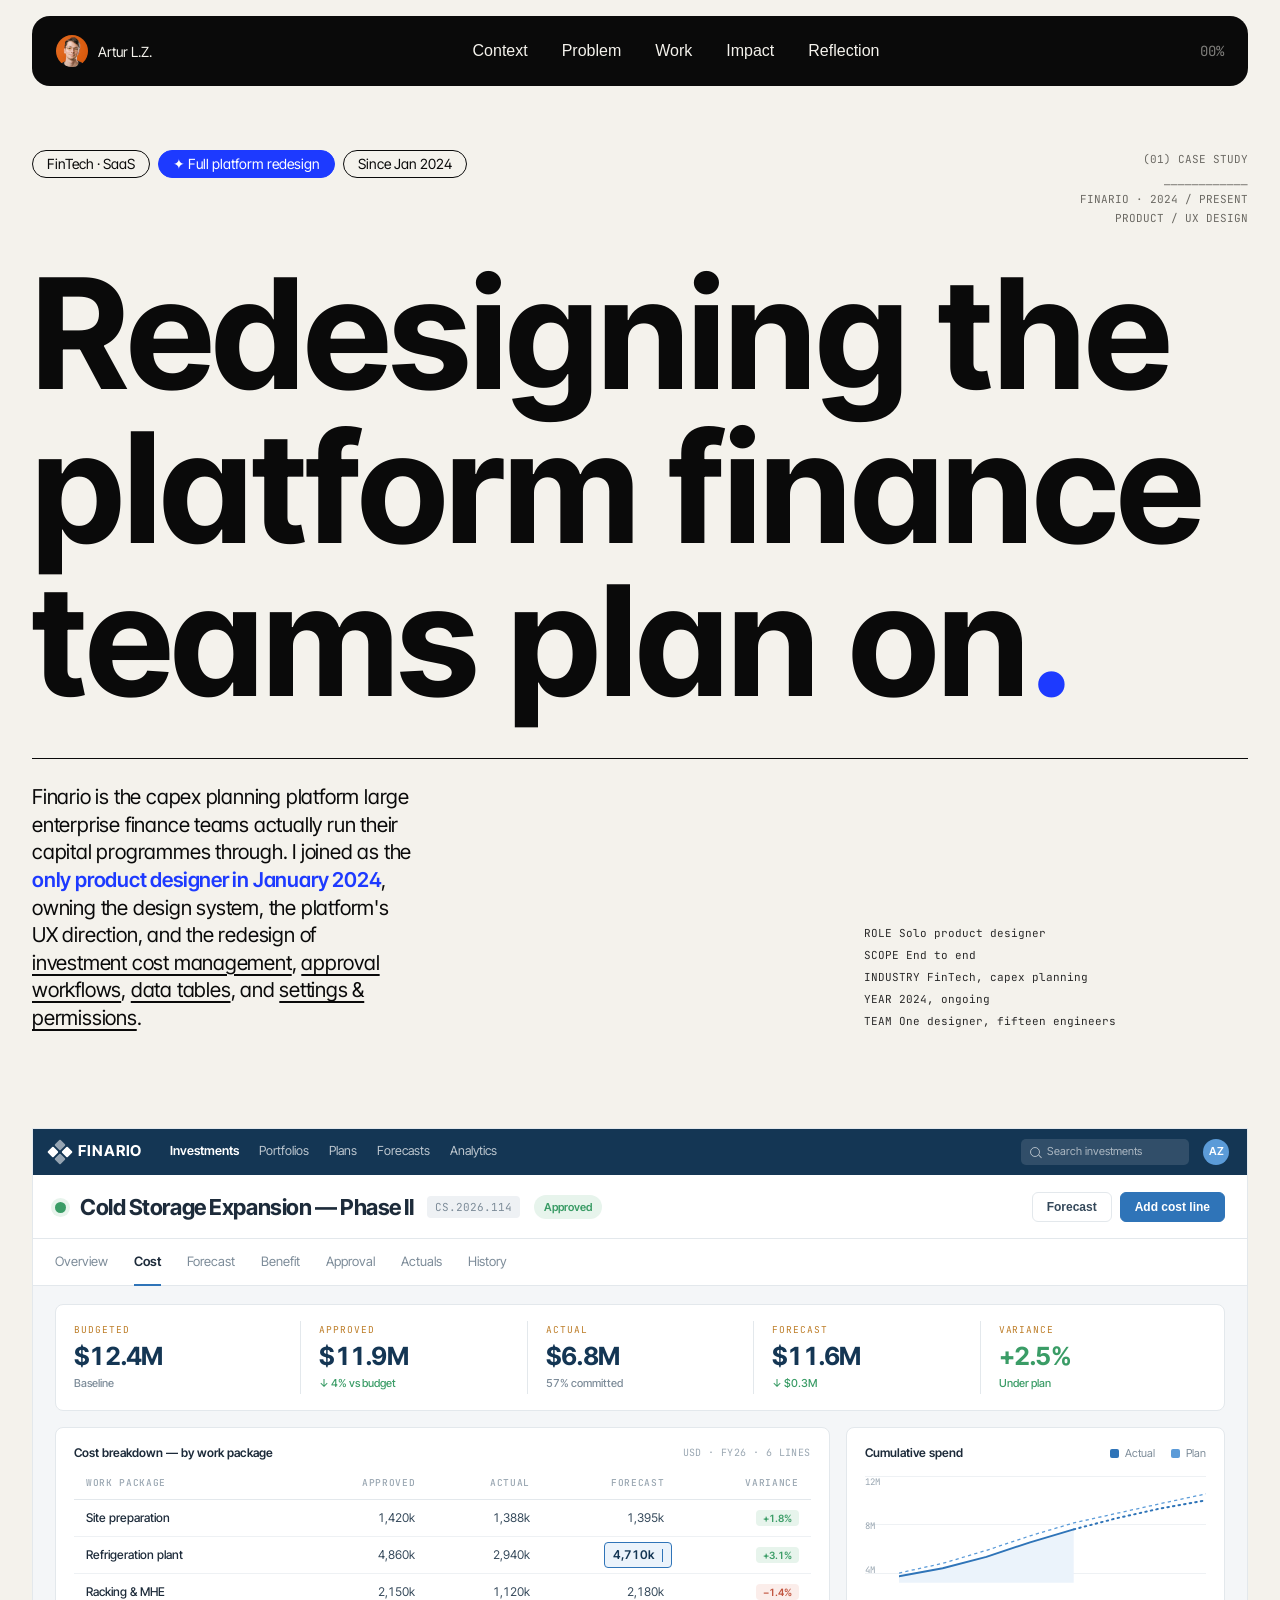
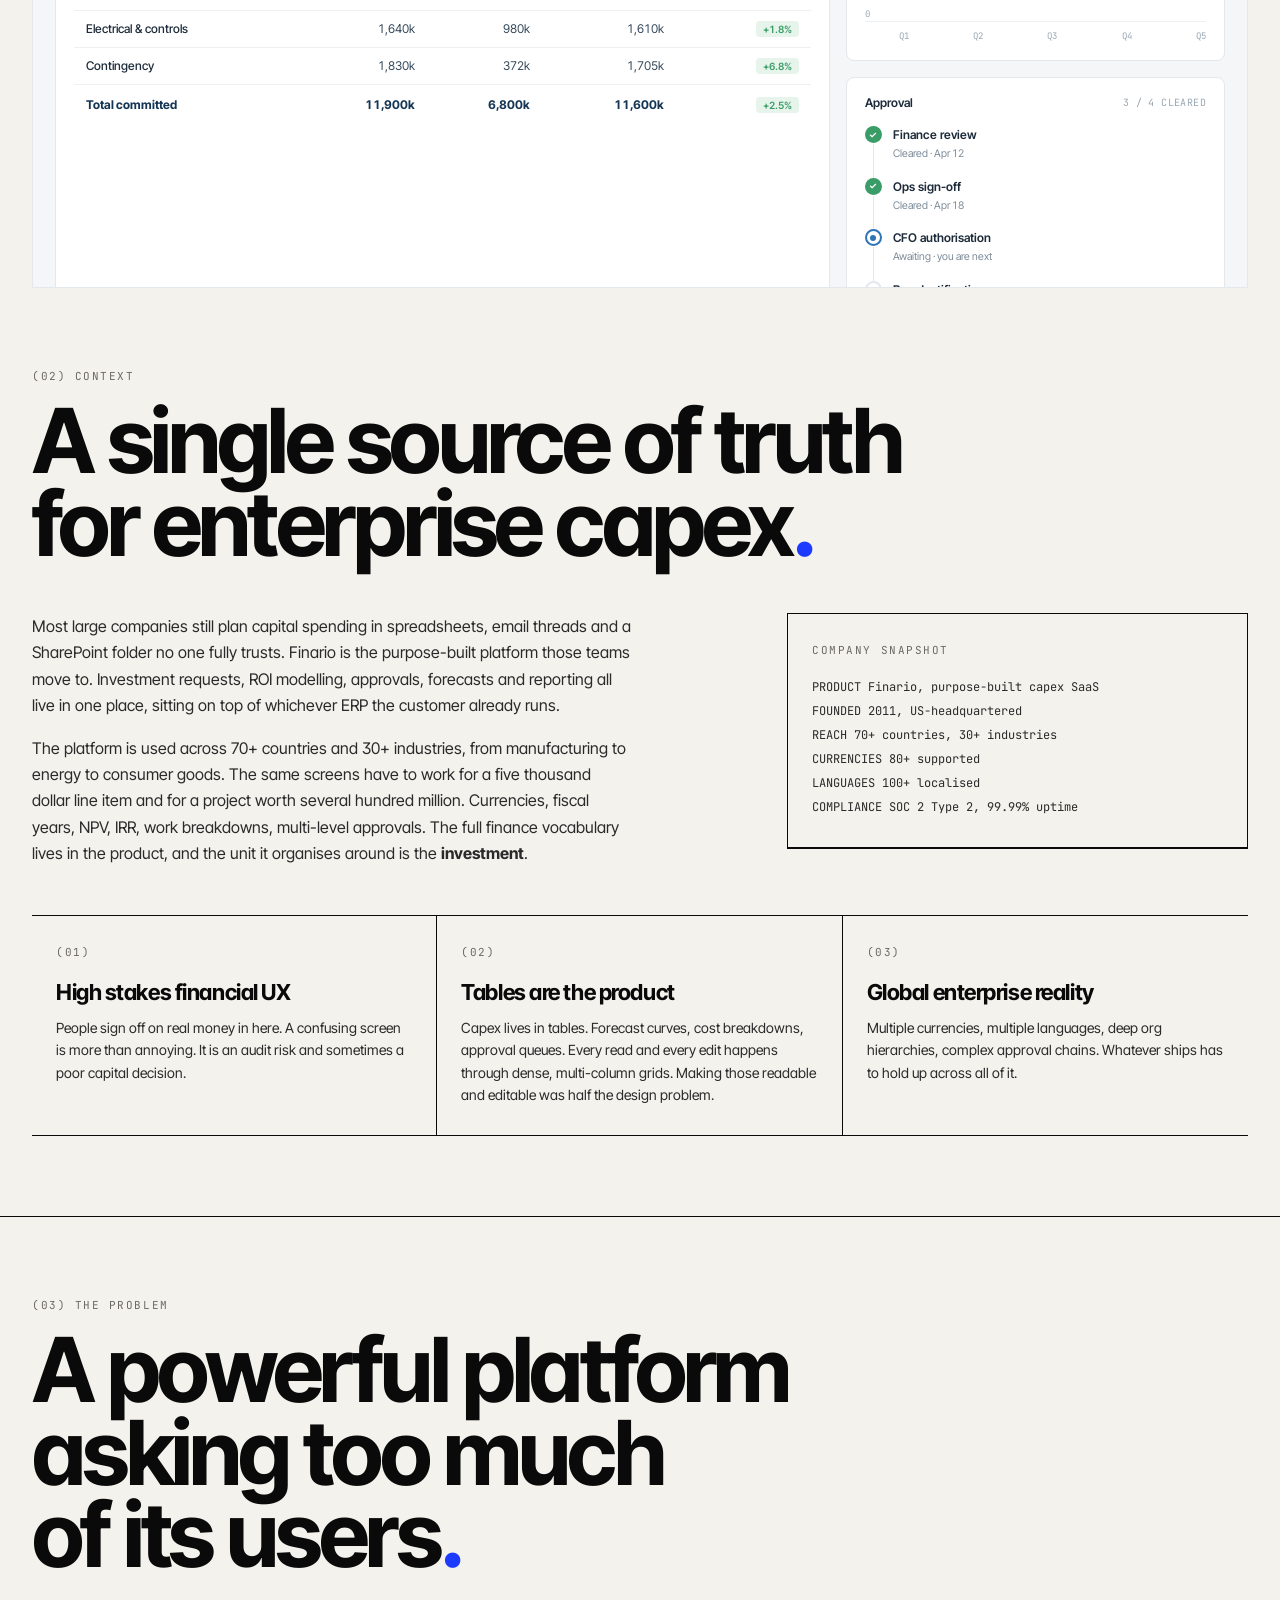
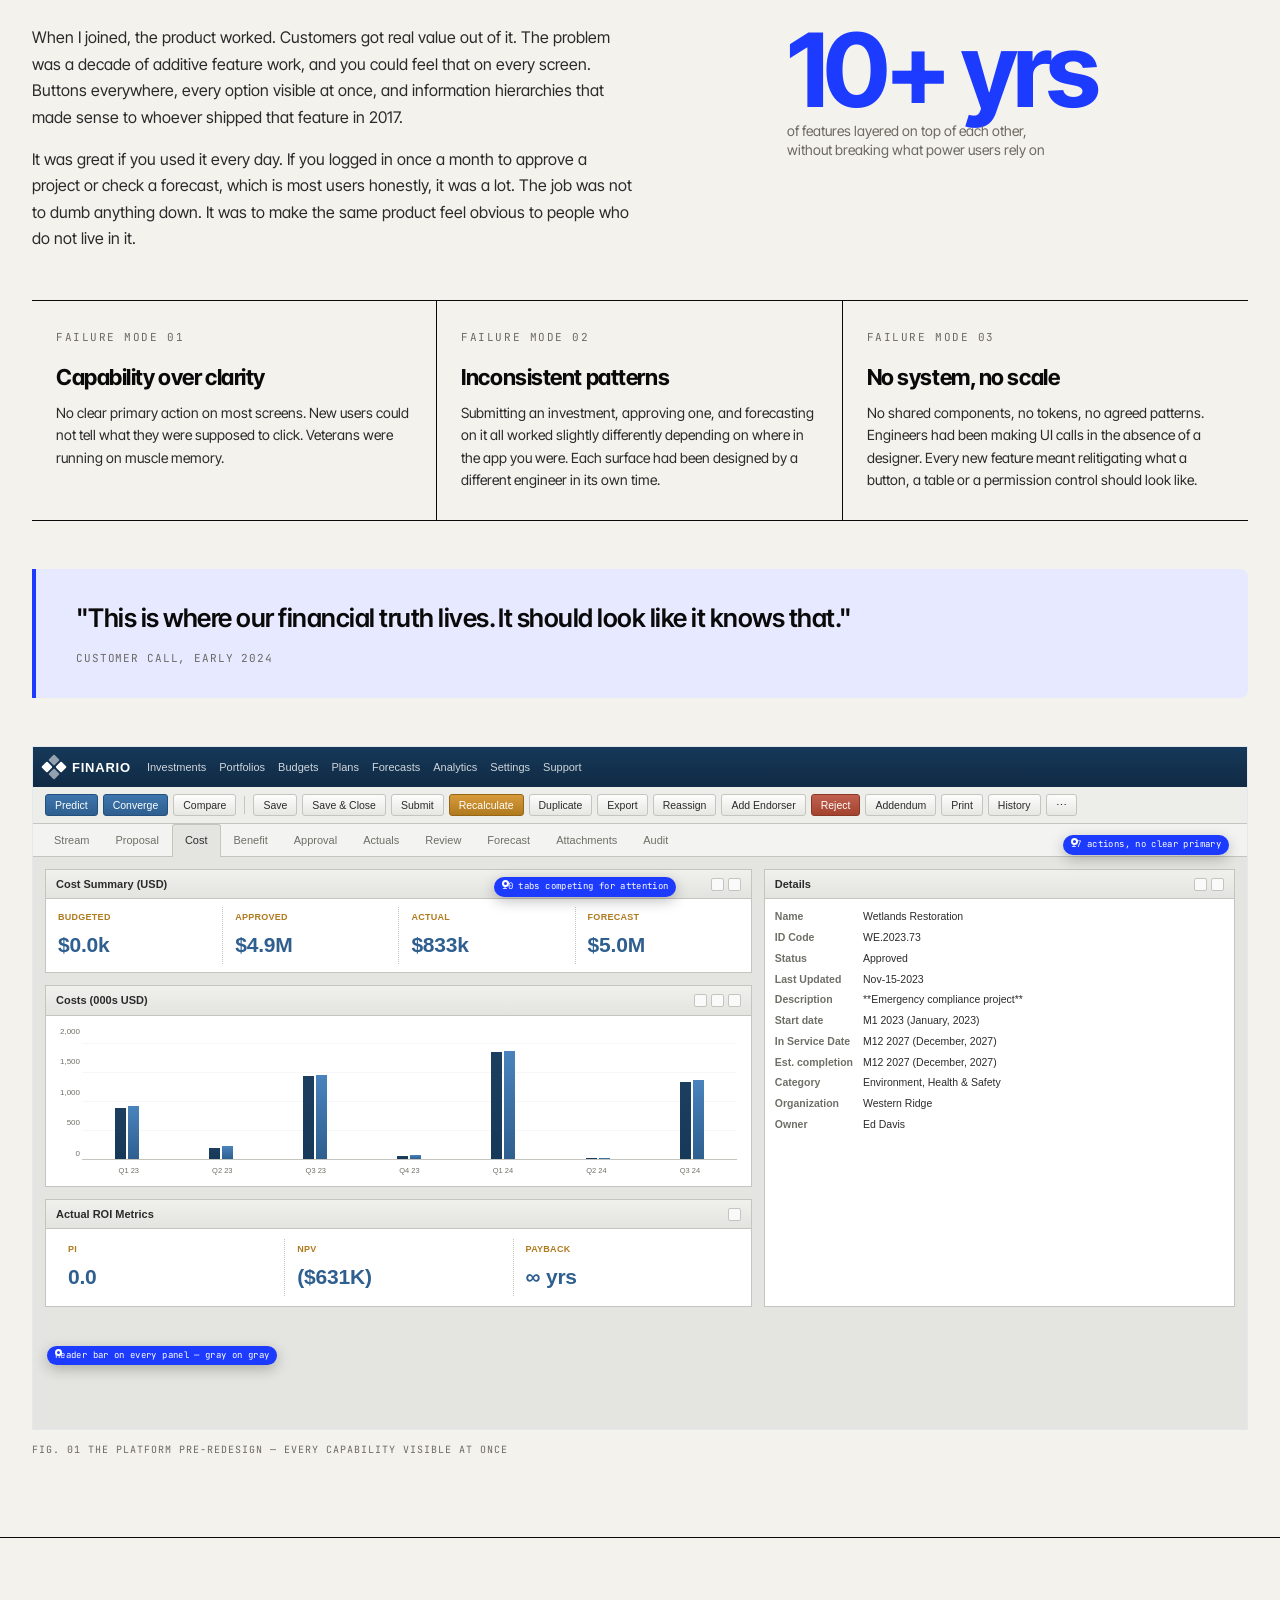
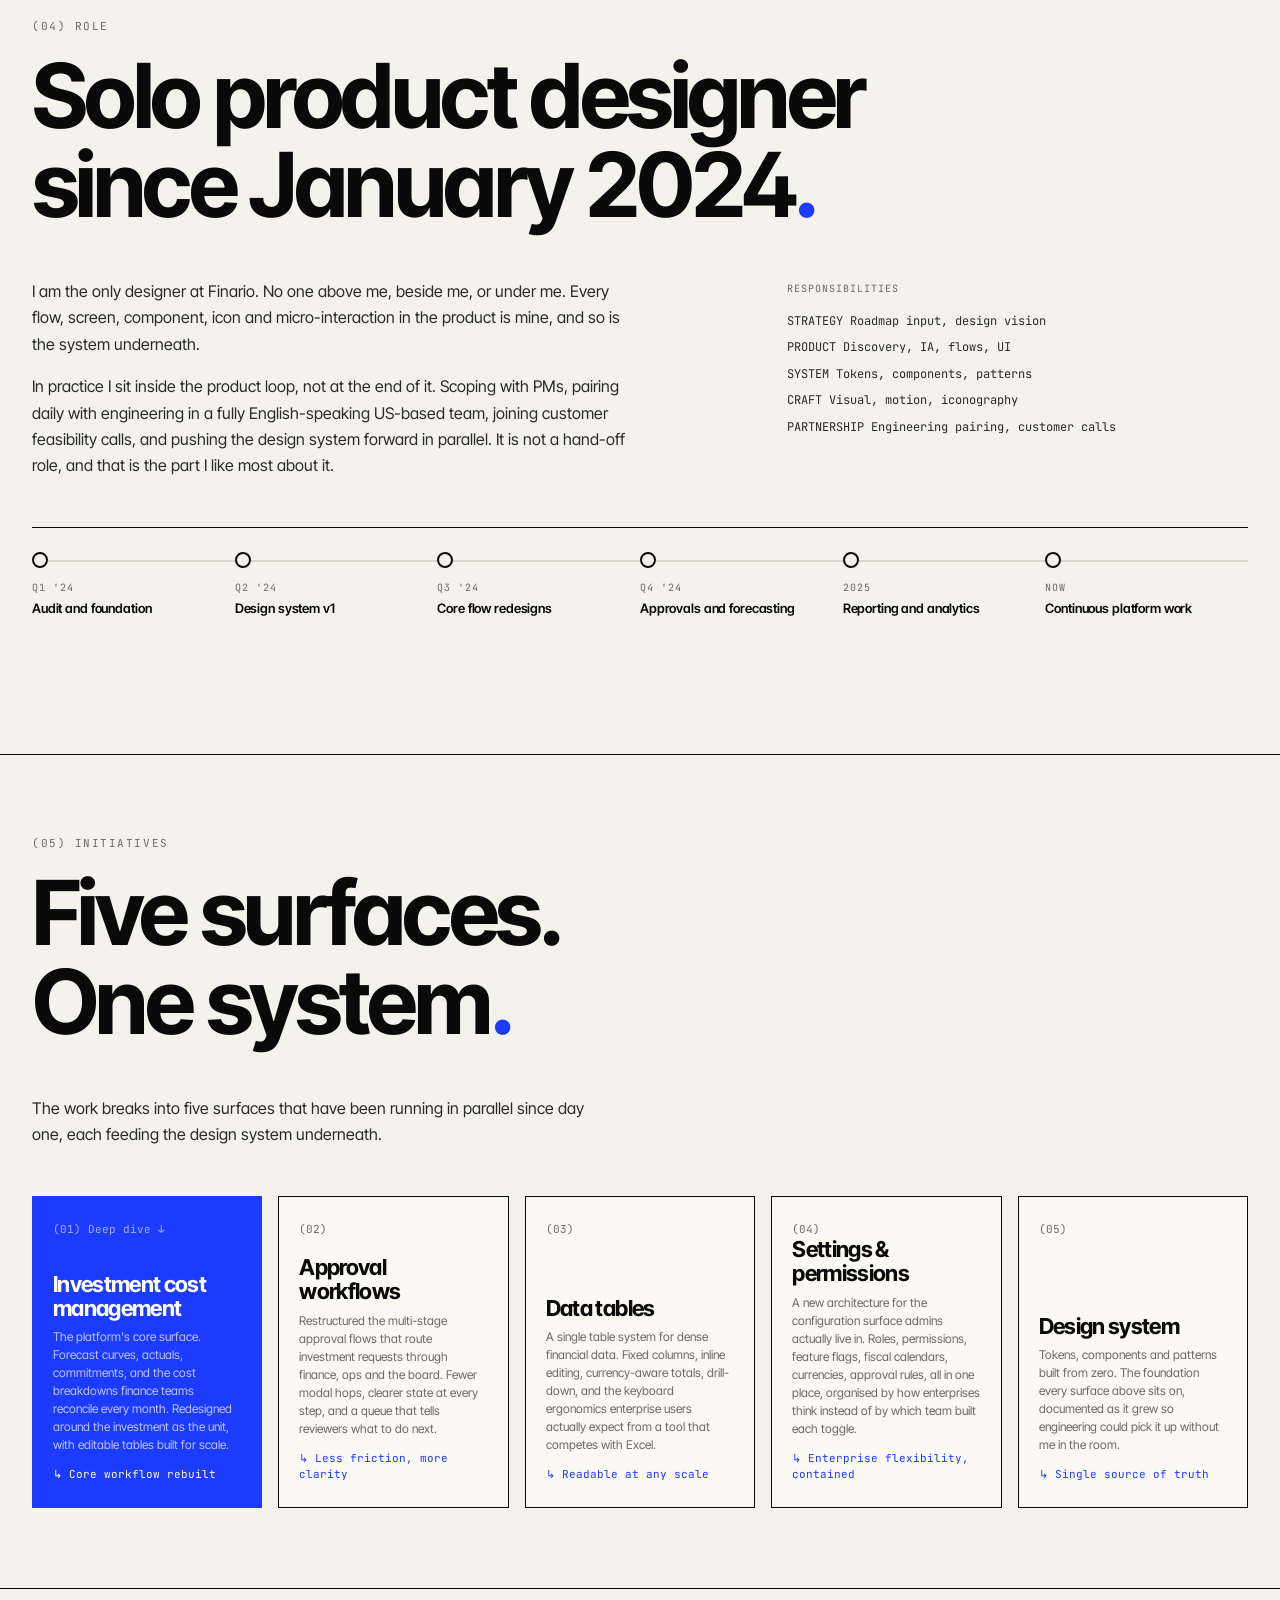
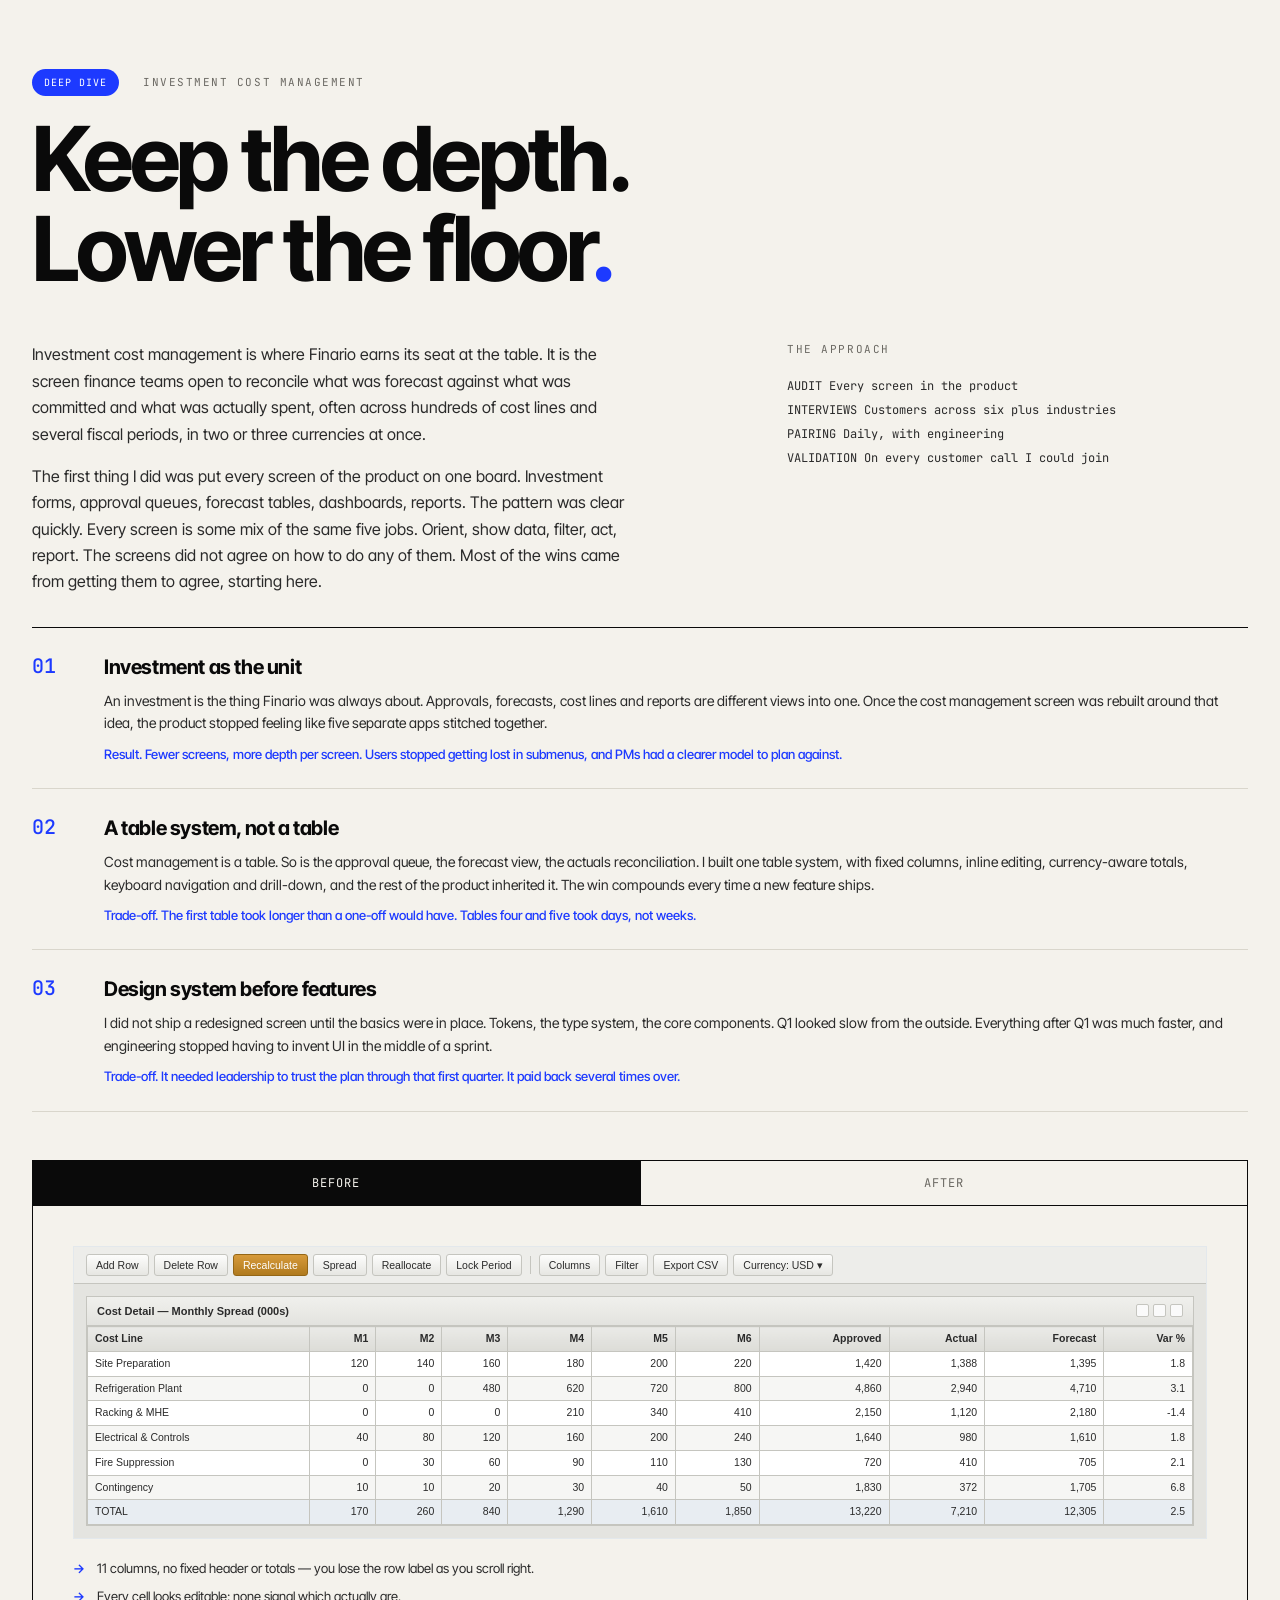
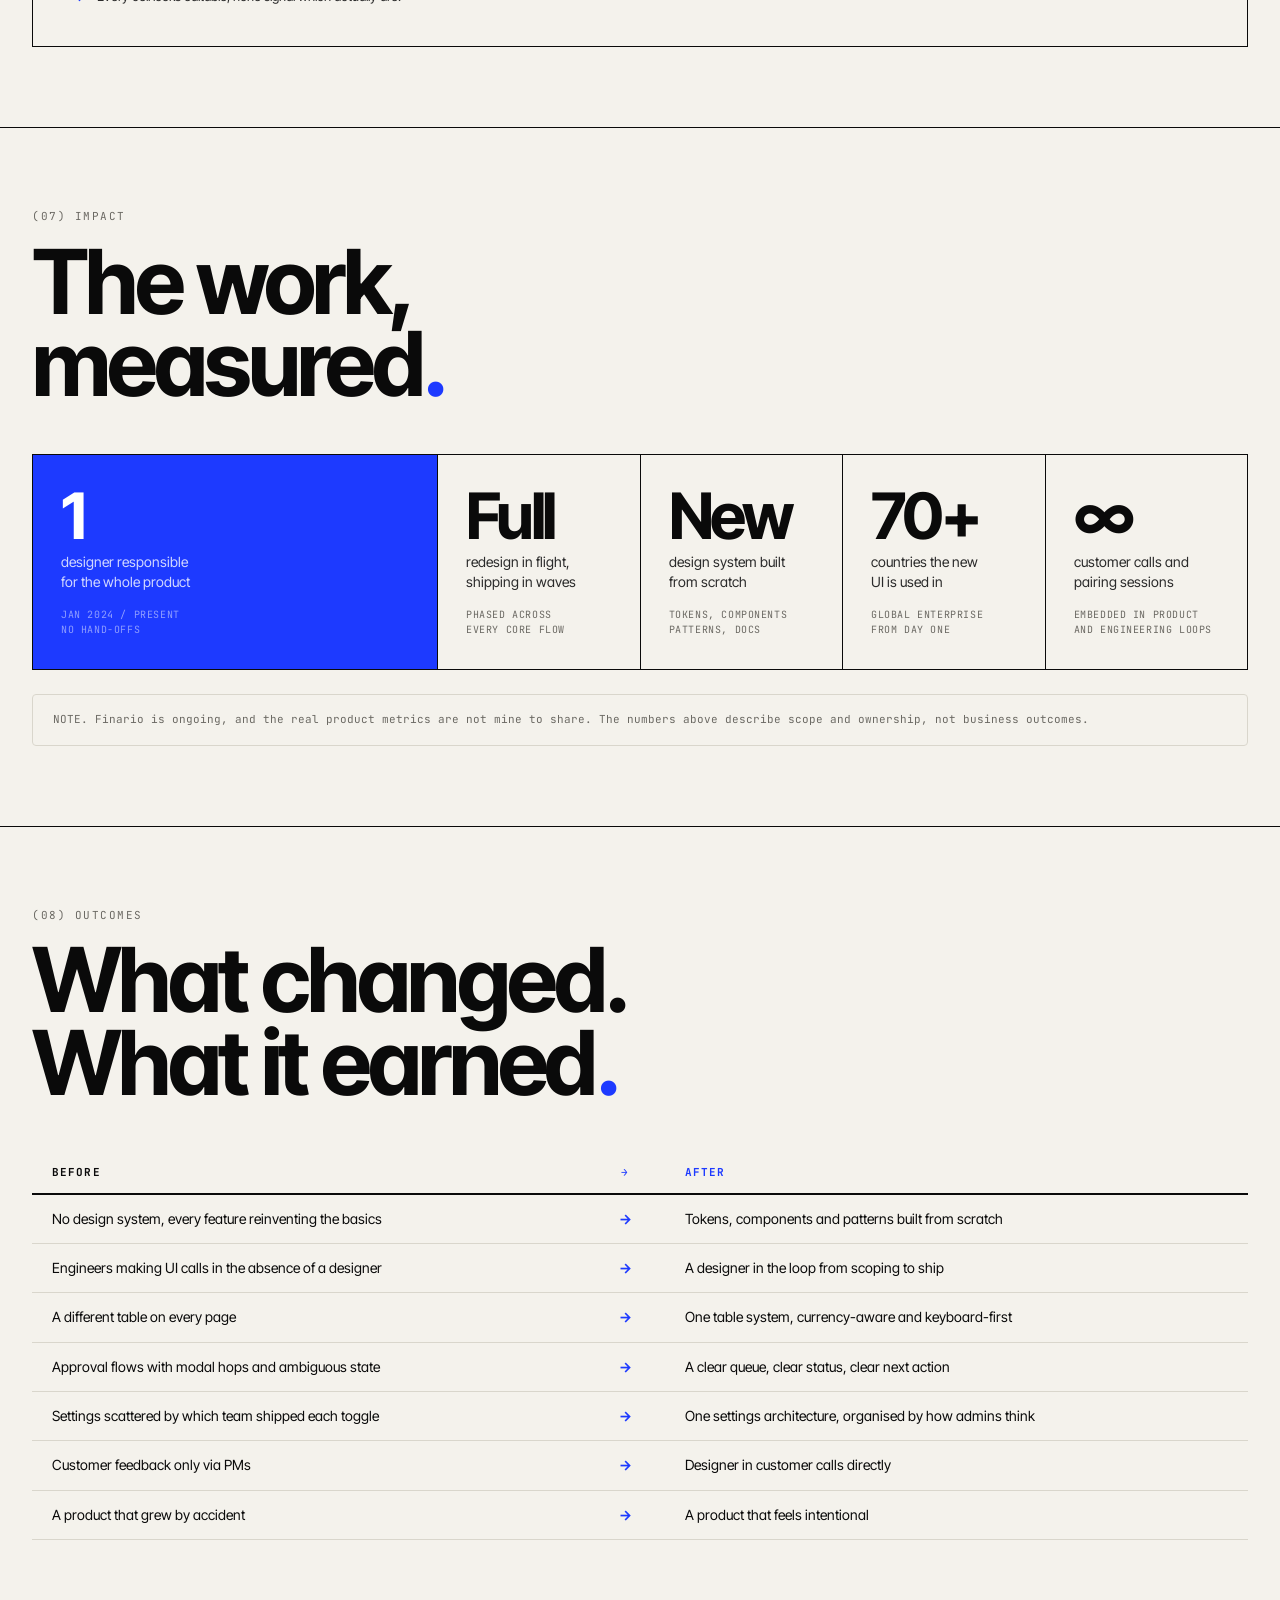
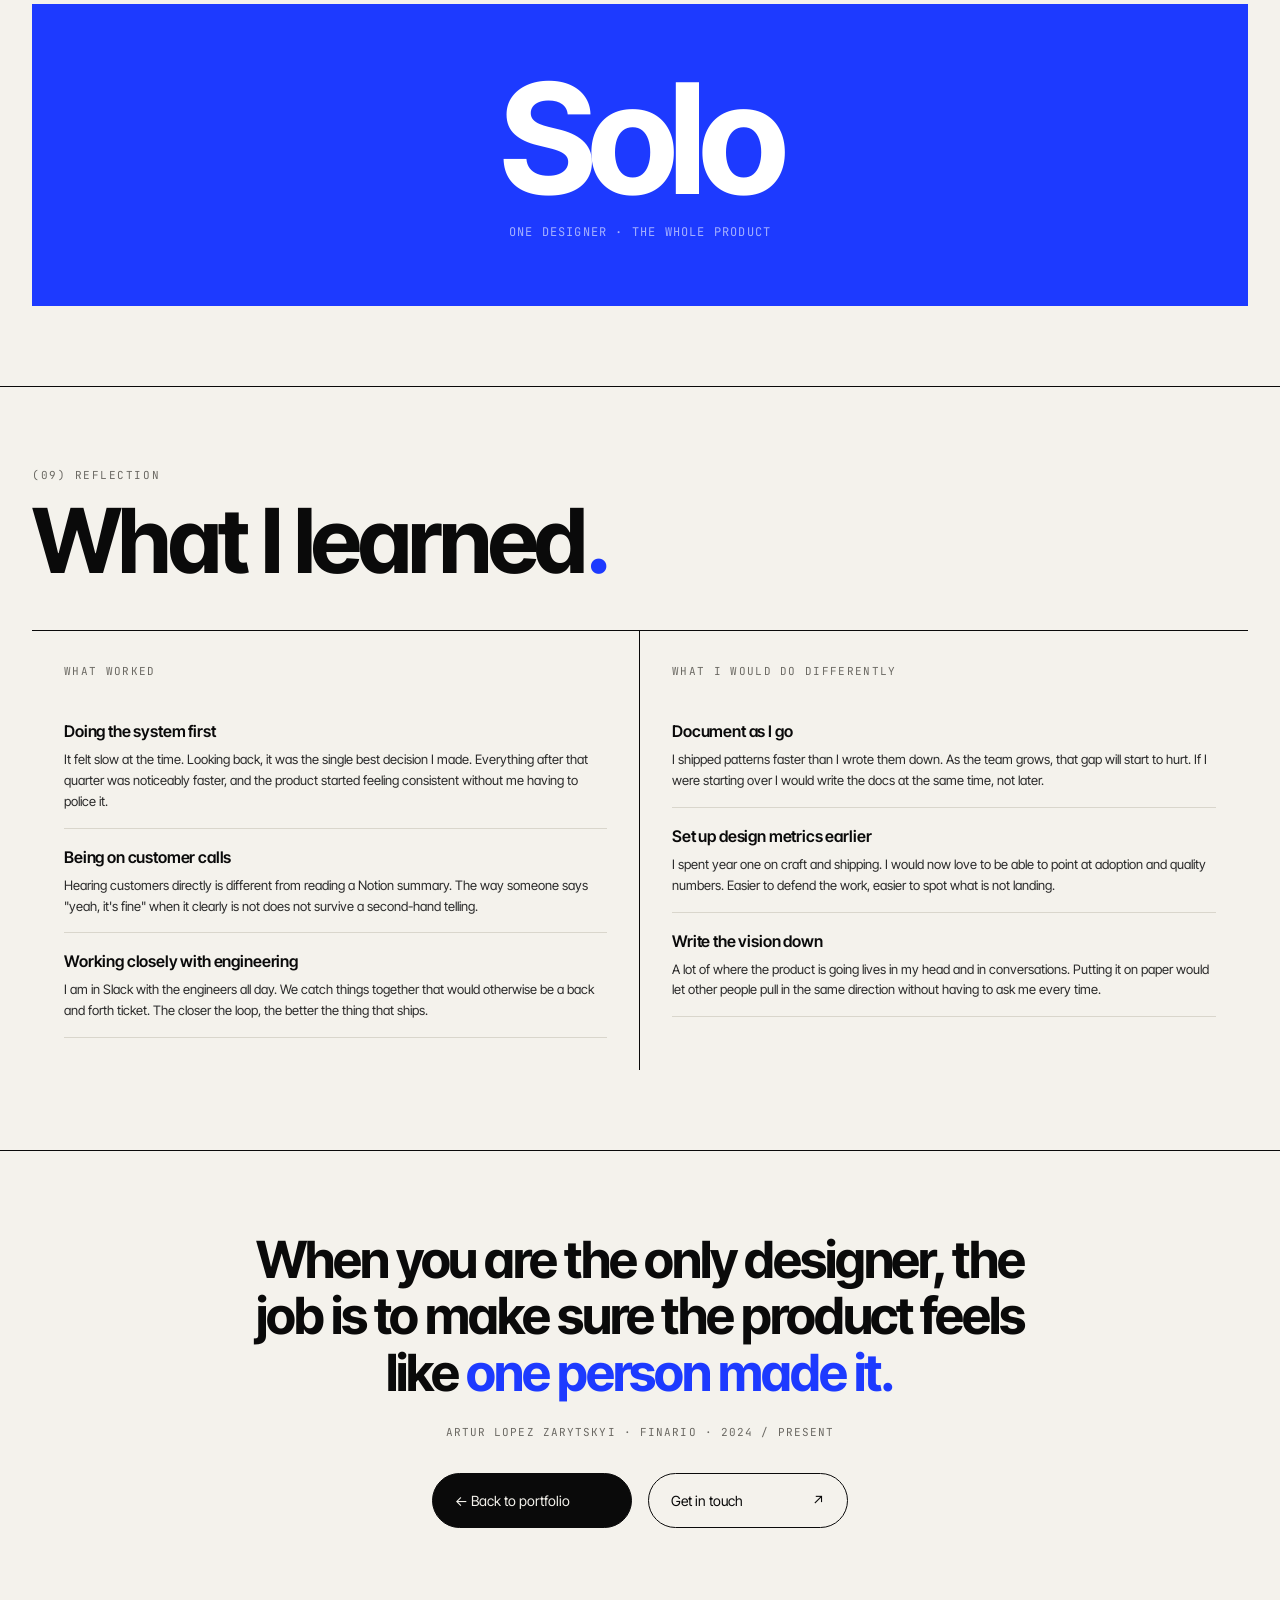
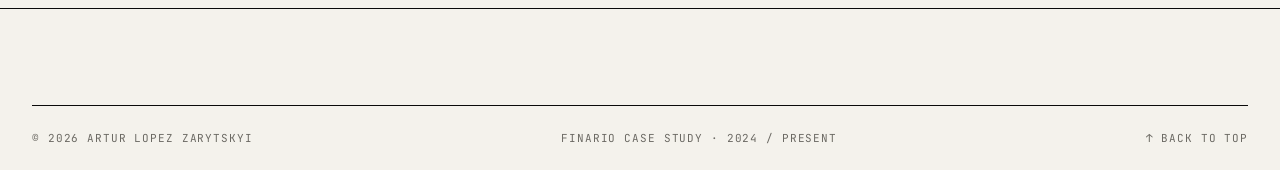
<file: finario.html>
<!DOCTYPE html>
<html lang="en" id="top">
<head>
  <meta charset="UTF-8">
  <meta name="viewport" content="width=device-width, initial-scale=1.0">
  <title>Finario, case study · Artur Lopez Zarytskyi</title>
  <meta name="description" content="Finario, enterprise capex planning SaaS. Solo product designer since January 2024, rebuilding the design system and redesigning investment cost management, approvals, data tables and settings.">
  <link rel="preconnect" href="https://fonts.googleapis.com">
  <link rel="preconnect" href="https://fonts.gstatic.com" crossorigin>
  <link href="https://fonts.googleapis.com/css2?family=Inter+Tight:ital,wght@0,400;0,500;0,600;0,700;1,400&family=JetBrains+Mono:wght@400;500&display=swap" rel="stylesheet">
  <link rel="stylesheet" href="styles.css">
  <link rel="stylesheet" href="case-study.css">
  <link rel="stylesheet" href="finario-mockups.css">
  <link rel="icon" type="image/png" sizes="32x32" href="favicon-32.png">
  <link rel="icon" type="image/png" sizes="16x16" href="favicon-16.png">
  <link rel="apple-touch-icon" sizes="180x180" href="favicon-180.png">
</head>
<body>

<!-- ─── NAV ─────────────────────────────────────────────────────────── -->
<nav class="cs-nav" id="cs-nav">
  <a href="index.html" class="cs-nav__back">
    <span class="cs-nav__back-dot" aria-hidden="true"></span>
    <span>Artur L.Z.</span>
  </a>
  <div class="cs-nav__sections" role="list">
    <button class="cs-nav__sec cs-nav__sec--active" data-target="overview">Context</button>
    <button class="cs-nav__sec" data-target="problem">Problem</button>
    <button class="cs-nav__sec" data-target="initiatives">Work</button>
    <button class="cs-nav__sec" data-target="impact">Impact</button>
    <button class="cs-nav__sec" data-target="reflection">Reflection</button>
  </div>
  <div class="cs-nav__progress mono" id="scroll-progress">00%</div>
</nav>

<!-- ─── 01 HERO ──────────────────────────────────────────────────────── -->
<section class="cs-hero" id="hero">
  <div class="cs-hero__top">
    <div class="cs-hero__pills">
      <span class="pill">FinTech · SaaS</span>
      <span class="pill pill--accent">✦ Full platform redesign</span>
      <span class="pill">Since Jan 2024</span>
    </div>
    <div class="mono cs-hero__meta">
      (01) CASE STUDY<br>
      ⎯⎯⎯⎯⎯⎯⎯⎯⎯⎯⎯⎯<br>
      FINARIO · 2024 / PRESENT<br>
      PRODUCT / UX DESIGN
    </div>
  </div>

  <h1 class="display cs-hero__h1" style="letter-spacing: -0.44px; line-height: 1">
    Redesigning the<br>
    platform finance<br>
    teams plan on<span class="text-blue">.</span>
  </h1>

  <div class="cs-hero__bottom">
    <p class="cs-hero__lead">Finario is the capex planning platform large enterprise finance teams actually run their capital programmes through. I joined as the
      <em class="text-blue text-semibold">only product designer in January 2024</em>, owning the design system, the platform's UX direction, and the redesign of <em class="underline-em">investment cost management</em>, <em class="underline-em">approval workflows</em>, <em class="underline-em">data tables</em>, and <em class="underline-em">settings &amp; permissions</em>.</p>
    <div class="cs-hero__stats">
    </div>
    <div class="mono cs-hero__attrs">
      ROLE Solo product designer<br>
      SCOPE End to end<br>
      INDUSTRY FinTech, capex planning<br>
      YEAR 2024, ongoing<br>
      TEAM One designer, fifteen engineers
    </div>
  </div>

  <figure class="cs-hero-image">
    <div class="fin-mock fin-mock--hero fin-app" aria-label="Redesigned Finario investment cost management screen">
      <!-- top bar -->
      <div class="fm-topbar">
        <div class="fm-brand"><span class="fm-brand__mark"><i></i><i></i><i></i><i></i></span>FINARIO</div>
        <nav class="fm-nav">
          <span class="is-active">Investments</span><span>Portfolios</span><span>Plans</span><span>Forecasts</span><span>Analytics</span>
        </nav>
        <div class="fm-topbar__right">
          <div class="fm-search"><span class="fm-mag"></span>Search investments</div>
          <div class="fm-avatar">AZ</div>
        </div>
      </div>
      <!-- investment header -->
      <div class="fm-invhead">
        <span class="fm-status-dot"></span>
        <div class="fm-invhead__title">Cold Storage Expansion — Phase II</div>
        <span class="fm-invhead__id">CS.2026.114</span>
        <span class="fm-pill fm-pill--green">Approved</span>
        <div class="fm-invhead__actions">
          <button class="fm-btn">Forecast</button>
          <button class="fm-btn fm-btn--primary">Add cost line</button>
        </div>
      </div>
      <!-- tabs -->
      <div class="fm-tabs">
        <span>Overview</span><span class="is-active">Cost</span><span>Forecast</span><span>Benefit</span><span>Approval</span><span>Actuals</span><span>History</span>
      </div>
      <!-- canvas -->
      <div class="fm-canvas fm-canvas--12">
        <!-- KPI strip -->
        <div class="fm-card" style="grid-column: span 12;">
          <div class="fm-kpis">
            <div class="fm-kpi"><div class="fm-kpi__label">Budgeted</div><div class="fm-kpi__val">$12.4M</div><div class="fm-kpi__delta flat">Baseline</div></div>
            <div class="fm-kpi"><div class="fm-kpi__label">Approved</div><div class="fm-kpi__val">$11.9M</div><div class="fm-kpi__delta up">↓ 4% vs budget</div></div>
            <div class="fm-kpi"><div class="fm-kpi__label">Actual</div><div class="fm-kpi__val">$6.8M</div><div class="fm-kpi__delta flat">57% committed</div></div>
            <div class="fm-kpi"><div class="fm-kpi__label">Forecast</div><div class="fm-kpi__val">$11.6M</div><div class="fm-kpi__delta up">↓ $0.3M</div></div>
            <div class="fm-kpi"><div class="fm-kpi__label">Variance</div><div class="fm-kpi__val" style="color:var(--fm-green);">+2.5%</div><div class="fm-kpi__delta up">Under plan</div></div>
          </div>
        </div>
        <!-- cost table -->
        <div class="fm-card" style="grid-column: span 8;">
          <div class="fm-card__head">
            <div class="fm-card__title">Cost breakdown — by work package</div>
            <div class="fm-card__meta">USD · FY26 · 6 LINES</div>
          </div>
          <table class="fm-table">
            <thead>
              <tr><th>Work package</th><th>Approved</th><th>Actual</th><th>Forecast</th><th>Variance</th></tr>
            </thead>
            <tbody>
              <tr><td>Site preparation</td><td>1,420k</td><td>1,388k</td><td>1,395k</td><td><span class="fm-var-tag pos">+1.8%</span></td></tr>
              <tr><td>Refrigeration plant</td><td>4,860k</td><td>2,940k</td><td><span class="fm-cell-edit">4,710k<span class="fm-caret"></span></span></td><td><span class="fm-var-tag pos">+3.1%</span></td></tr>
              <tr><td>Racking &amp; MHE</td><td>2,150k</td><td>1,120k</td><td>2,180k</td><td><span class="fm-var-tag neg">−1.4%</span></td></tr>
              <tr><td>Electrical &amp; controls</td><td>1,640k</td><td>980k</td><td>1,610k</td><td><span class="fm-var-tag pos">+1.8%</span></td></tr>
              <tr><td>Contingency</td><td>1,830k</td><td>372k</td><td>1,705k</td><td><span class="fm-var-tag pos">+6.8%</span></td></tr>
              <tr class="fm-tr-total"><td>Total committed</td><td>11,900k</td><td>6,800k</td><td>11,600k</td><td><span class="fm-var-tag pos">+2.5%</span></td></tr>
            </tbody>
          </table>
        </div>
        <!-- right column -->
        <div style="grid-column: span 4; display:flex; flex-direction:column; gap:16px;">
          <div class="fm-card">
            <div class="fm-card__head">
              <div class="fm-card__title">Cumulative spend</div>
              <div class="fm-legend"><span><i style="background:var(--fm-blue);"></i>Actual</span><span><i style="background:var(--fm-blue-2);"></i>Plan</span></div>
            </div>
            <div class="fm-chart">
              <div class="fm-chart__grid"><i></i><i></i><i></i><i></i></div>
              <div class="fm-chart__y"><span>12M</span><span>8M</span><span>4M</span><span>0</span></div>
              <svg viewBox="0 0 380 132" preserveAspectRatio="none">
                <path d="M0,124 L54,114 L108,100 L162,82 L216,66 L216,132 L0,132 Z" fill="var(--fm-blue-soft)"></path>
                <path d="M0,124 L54,114 L108,100 L162,82 L216,66" fill="none" stroke="var(--fm-blue)" stroke-width="2.4" stroke-linecap="round" stroke-linejoin="round"></path>
                <path d="M216,66 L270,52 L324,40 L380,30" fill="none" stroke="var(--fm-blue)" stroke-width="2.4" stroke-dasharray="2 5" stroke-linecap="round"></path>
                <path d="M0,120 L54,108 L108,92 L162,74 L216,58 L270,46 L324,34 L380,22" fill="none" stroke="var(--fm-blue-2)" stroke-width="1.6" stroke-dasharray="4 4"></path>
              </svg>
              <div class="fm-chart__x"><span>Q1</span><span>Q2</span><span>Q3</span><span>Q4</span><span>Q5</span></div>
            </div>
          </div>
          <div class="fm-card">
            <div class="fm-card__head"><div class="fm-card__title">Approval</div><div class="fm-card__meta">3 / 4 CLEARED</div></div>
            <div class="fm-approve">
              <div class="fm-appr-step"><span class="fm-appr-dot done">✓</span><div><div class="fm-appr-step__name">Finance review</div><div class="fm-appr-step__sub">Cleared · Apr 12</div></div></div>
              <div class="fm-appr-step"><span class="fm-appr-dot done">✓</span><div><div class="fm-appr-step__name">Ops sign-off</div><div class="fm-appr-step__sub">Cleared · Apr 18</div></div></div>
              <div class="fm-appr-step"><span class="fm-appr-dot active"></span><div><div class="fm-appr-step__name">CFO authorisation</div><div class="fm-appr-step__sub">Awaiting · you are next</div></div></div>
              <div class="fm-appr-step"><span class="fm-appr-dot wait"></span><div><div class="fm-appr-step__name">Board ratification</div><div class="fm-appr-step__sub">Scheduled · May 02</div></div></div>
            </div>
          </div>
        </div>
      </div>
    </div>
  </figure>
</section>

<!-- ─── 02 CONTEXT ───────────────────────────────────────────────────── -->
<section class="cs-section" id="overview">
  <div class="cs-label">(02) Context</div>
  <h2 class="display cs-h2">A single source of truth<br>for enterprise capex<span class="text-blue">.</span></h2>
  <div class="cs-2col cs-2col--60-40">
    <div>
      <p class="cs-body">Most large companies still plan capital spending in spreadsheets, email threads and a SharePoint folder no one fully trusts. Finario is the purpose-built platform those teams move to. Investment requests, ROI modelling, approvals, forecasts and reporting all live in one place, sitting on top of whichever ERP the customer already runs.</p>
      <p class="cs-body">The platform is used across 70+ countries and 30+ industries, from manufacturing to energy to consumer goods. The same screens have to work for a five thousand dollar line item and for a project worth several hundred million. Currencies, fiscal years, NPV, IRR, work breakdowns, multi-level approvals. The full finance vocabulary lives in the product, and the unit it organises around is the <strong>investment</strong>.</p>
    </div>
    <div>
      <div class="cs-3col" style="grid-template-columns:1fr; border: 1px solid var(--ink);">
        <div class="cs-3col__item" style="border-right:none;">
          <div class="cs-label">Company snapshot</div>
          <div style="margin-top:12px; font-family:'JetBrains Mono',monospace; font-size:12px; line-height:2; color:var(--ink-soft);">
            PRODUCT Finario, purpose-built capex SaaS<br>
            FOUNDED 2011, US-headquartered<br>
            REACH 70+ countries, 30+ industries<br>
            CURRENCIES 80+ supported<br>
            LANGUAGES 100+ localised<br>
            COMPLIANCE SOC 2 Type 2, 99.99% uptime
          </div>
        </div>
      </div>
    </div>
  </div>

  <div class="cs-3col" style="margin-top:48px;">
    <div class="cs-3col__item">
      <div class="cs-label">(01)</div>
      <div class="cs-3col__title">High stakes financial UX</div>
      <p class="cs-3col__body">People sign off on real money in here. A confusing screen is more than annoying. It is an audit risk and sometimes a poor capital decision.</p>
    </div>
    <div class="cs-3col__item">
      <div class="cs-label">(02)</div>
      <div class="cs-3col__title">Tables are the product</div>
      <p class="cs-3col__body">Capex lives in tables. Forecast curves, cost breakdowns, approval queues. Every read and every edit happens through dense, multi-column grids. Making those readable and editable was half the design problem.</p>
    </div>
    <div class="cs-3col__item">
      <div class="cs-label">(03)</div>
      <div class="cs-3col__title">Global enterprise reality</div>
      <p class="cs-3col__body">Multiple currencies, multiple languages, deep org hierarchies, complex approval chains. Whatever ships has to hold up across all of it.</p>
    </div>
  </div>
</section>

<!-- ─── 03 PROBLEM ───────────────────────────────────────────────────── -->
<section class="cs-section" id="problem">
  <div class="cs-label">(03) The problem</div>
  <h2 class="display cs-h2">A powerful platform<br>asking too much<br>of its users<span class="text-blue">.</span></h2>

  <div class="cs-2col cs-2col--60-40">
    <div>
      <p class="cs-body">When I joined, the product worked. Customers got real value out of it. The problem was a decade of additive feature work, and you could feel that on every screen. Buttons everywhere, every option visible at once, and information hierarchies that made sense to whoever shipped that feature in 2017.</p>
      <p class="cs-body">It was great if you used it every day. If you logged in once a month to approve a project or check a forecast, which is most users honestly, it was a lot. The job was not to dumb anything down. It was to make the same product feel obvious to people who do not live in it.</p>
    </div>
    <div class="cs-stat">
      <div class="cs-stat__num">10+ yrs</div>
      <div class="cs-stat__label">of features layered on top of each other,<br>without breaking what power users rely on</div>
    </div>
  </div>

  <div class="cs-3col" style="margin-top:48px;">
    <div class="cs-3col__item">
      <div class="cs-label">Failure mode 01</div>
      <div class="cs-3col__title">Capability over clarity</div>
      <p class="cs-3col__body">No clear primary action on most screens. New users could not tell what they were supposed to click. Veterans were running on muscle memory.</p>
    </div>
    <div class="cs-3col__item">
      <div class="cs-label">Failure mode 02</div>
      <div class="cs-3col__title">Inconsistent patterns</div>
      <p class="cs-3col__body">Submitting an investment, approving one, and forecasting on it all worked slightly differently depending on where in the app you were. Each surface had been designed by a different engineer in its own time.</p>
    </div>
    <div class="cs-3col__item">
      <div class="cs-label">Failure mode 03</div>
      <div class="cs-3col__title">No system, no scale</div>
      <p class="cs-3col__body">No shared components, no tokens, no agreed patterns. Engineers had been making UI calls in the absence of a designer. Every new feature meant relitigating what a button, a table or a permission control should look like.</p>
    </div>
  </div>

  <div class="cs-quote">
    <p class="cs-quote__text">"This is where our financial truth lives. It should look like it knows that."</p>
    <div class="cs-quote__attr">Customer call, early 2024</div>
  </div>

  <figure class="cs-image-figure">
    <div class="fin-mock fin-mock--wide fin-legacy" aria-label="Finario platform before the redesign — cluttered legacy dashboard">
      <!-- legacy top bar -->
      <div class="fl-topbar">
        <div class="fm-brand"><span class="fm-brand__mark"><i></i><i></i><i></i><i></i></span>FINARIO</div>
        <nav class="fl-nav"><span>Investments</span><span>Portfolios</span><span>Budgets</span><span>Plans</span><span>Forecasts</span><span>Analytics</span><span>Settings</span><span>Support</span></nav>
      </div>
      <!-- crammed toolbar: every action visible, no primary -->
      <div class="fl-toolbar">
        <button class="fl-tbtn fl-tbtn--blue">Predict</button>
        <button class="fl-tbtn fl-tbtn--blue">Converge</button>
        <button class="fl-tbtn">Compare</button>
        <span class="fl-sep"></span>
        <button class="fl-tbtn">Save</button>
        <button class="fl-tbtn">Save &amp; Close</button>
        <button class="fl-tbtn">Submit</button>
        <button class="fl-tbtn fl-tbtn--amber">Recalculate</button>
        <button class="fl-tbtn">Duplicate</button>
        <button class="fl-tbtn">Export</button>
        <button class="fl-tbtn">Reassign</button>
        <button class="fl-tbtn">Add Endorser</button>
        <button class="fl-tbtn fl-tbtn--red">Reject</button>
        <button class="fl-tbtn">Addendum</button>
        <button class="fl-tbtn">Print</button>
        <button class="fl-tbtn">History</button>
        <button class="fl-tbtn">⋯</button>
      </div>
      <!-- legacy tabs -->
      <div class="fl-tabs">
        <span>Stream</span><span>Proposal</span><span class="is-active">Cost</span><span>Benefit</span><span>Approval</span><span>Actuals</span><span>Review</span><span>Forecast</span><span>Attachments</span><span>Audit</span>
      </div>
      <!-- body -->
      <div class="fl-body" style="grid-template-columns: 1.5fr 1fr;">
        <div style="display:grid; gap:12px;">
          <div class="fl-panel">
            <div class="fl-panel__head">Cost Summary (USD)<span class="fl-ico"><i></i><i></i></span></div>
            <div class="fl-panel__body" style="padding:8px 0;">
              <div class="fl-kpis">
                <div class="fl-kpi"><div class="fl-kpi__label">Budgeted</div><div class="fl-kpi__val">$0.0k</div></div>
                <div class="fl-kpi"><div class="fl-kpi__label">Approved</div><div class="fl-kpi__val">$4.9M</div></div>
                <div class="fl-kpi"><div class="fl-kpi__label">Actual</div><div class="fl-kpi__val">$833k</div></div>
                <div class="fl-kpi"><div class="fl-kpi__label">Forecast</div><div class="fl-kpi__val">$5.0M</div></div>
              </div>
            </div>
          </div>
          <div class="fl-panel">
            <div class="fl-panel__head">Costs (000s USD)<span class="fl-ico"><i></i><i></i><i></i></span></div>
            <div class="fl-panel__body">
              <div class="fl-chart">
                <div class="fl-chart__y"><span>2,000</span><span>1,500</span><span>1,000</span><span>500</span><span>0</span></div>
                <div class="fl-bars">
                  <div class="fl-bargroup"><span class="fl-bar fl-bar--a" style="height:38%;"></span><span class="fl-bar fl-bar--f" style="height:40%;"></span></div>
                  <div class="fl-bargroup"><span class="fl-bar fl-bar--a" style="height:8%;"></span><span class="fl-bar fl-bar--f" style="height:10%;"></span></div>
                  <div class="fl-bargroup"><span class="fl-bar fl-bar--a" style="height:62%;"></span><span class="fl-bar fl-bar--f" style="height:63%;"></span></div>
                  <div class="fl-bargroup"><span class="fl-bar fl-bar--a" style="height:2%;"></span><span class="fl-bar fl-bar--f" style="height:3%;"></span></div>
                  <div class="fl-bargroup"><span class="fl-bar fl-bar--a" style="height:80%;"></span><span class="fl-bar fl-bar--f" style="height:81%;"></span></div>
                  <div class="fl-bargroup"><span class="fl-bar fl-bar--a" style="height:1%;"></span><span class="fl-bar fl-bar--f" style="height:1%;"></span></div>
                  <div class="fl-bargroup"><span class="fl-bar fl-bar--a" style="height:58%;"></span><span class="fl-bar fl-bar--f" style="height:59%;"></span></div>
                </div>
                <div class="fl-chart__x"><span>Q1 23</span><span>Q2 23</span><span>Q3 23</span><span>Q4 23</span><span>Q1 24</span><span>Q2 24</span><span>Q3 24</span></div>
              </div>
            </div>
          </div>
          <div class="fl-panel">
            <div class="fl-panel__head">Actual ROI Metrics<span class="fl-ico"><i></i></span></div>
            <div class="fl-panel__body">
              <div class="fl-kpis" style="grid-template-columns:repeat(3,1fr);">
                <div class="fl-kpi"><div class="fl-kpi__label">PI</div><div class="fl-kpi__val">0.0</div></div>
                <div class="fl-kpi"><div class="fl-kpi__label">NPV</div><div class="fl-kpi__val">($631K)</div></div>
                <div class="fl-kpi"><div class="fl-kpi__label">Payback</div><div class="fl-kpi__val">∞ yrs</div></div>
              </div>
            </div>
          </div>
        </div>
        <div class="fl-panel">
          <div class="fl-panel__head">Details<span class="fl-ico"><i></i><i></i></span></div>
          <div class="fl-panel__body">
            <dl class="fl-detail">
              <dt>Name</dt><dd>Wetlands Restoration</dd>
              <dt>ID Code</dt><dd>WE.2023.73</dd>
              <dt>Status</dt><dd>Approved</dd>
              <dt>Last Updated</dt><dd>Nov-15-2023</dd>
              <dt>Description</dt><dd>**Emergency compliance project**</dd>
              <dt>Start date</dt><dd>M1 2023 (January, 2023)</dd>
              <dt>In Service Date</dt><dd>M12 2027 (December, 2027)</dd>
              <dt>Est. completion</dt><dd>M12 2027 (December, 2027)</dd>
              <dt>Category</dt><dd>Environment, Health &amp; Safety</dd>
              <dt>Organization</dt><dd>Western Ridge</dd>
              <dt>Owner</dt><dd>Ed Davis</dd>
            </dl>
          </div>
        </div>
      </div>
      <!-- annotations -->
      <span class="fl-anno" style="top:88px; right:18px;">17 actions, no clear primary</span>
      <span class="fl-anno" style="top:130px; left:38%;">10 tabs competing for attention</span>
      <span class="fl-anno" style="bottom:64px; left:14px;">Header bar on every panel — gray on gray</span>
    </div>
    <figcaption class="mono">FIG. 01 The platform pre-redesign — every capability visible at once</figcaption>
  </figure>
</section>

<!-- ─── 04 ROLE ───────────────────────────────────────────────────────── -->
<section class="cs-section">
  <div class="cs-label">(04) Role</div>
  <h2 class="display cs-h2" style="line-height: 1">Solo product designer<br>since January 2024<span class="text-blue">.</span></h2>
  <div class="cs-2col cs-2col--60-40">
    <div>
      <p class="cs-body">I am the only designer at Finario. No one above me, beside me, or under me. Every flow, screen, component, icon and micro-interaction in the product is mine, and so is the system underneath.</p>
      <p class="cs-body">In practice I sit inside the product loop, not at the end of it. Scoping with PMs, pairing daily with engineering in a fully English-speaking US-based team, joining customer feasibility calls, and pushing the design system forward in parallel. It is not a hand-off role, and that is the part I like most about it.</p>
    </div>
    <div>
      <div style="font-family:'JetBrains Mono',monospace; font-size:12px; line-height:2.2; color:var(--ink-soft);">
        <div style="color:var(--muted); font-size:10px; letter-spacing:0.1em; text-transform:uppercase; margin-bottom:8px;">Responsibilities</div>
        STRATEGY Roadmap input, design vision<br>
        PRODUCT Discovery, IA, flows, UI<br>
        SYSTEM Tokens, components, patterns<br>
        CRAFT Visual, motion, iconography<br>
        PARTNERSHIP Engineering pairing, customer calls
      </div>
    </div>
  </div>

  <div class="cs-timeline">
    <div class="cs-timeline__track">
      <div class="cs-timeline__step">
        <div class="cs-timeline__dot"></div>
        <div class="cs-timeline__period">Q1 '24</div>
        <div class="cs-timeline__label">Audit and foundation</div>
      </div>
      <div class="cs-timeline__step">
        <div class="cs-timeline__dot"></div>
        <div class="cs-timeline__period">Q2 '24</div>
        <div class="cs-timeline__label">Design system v1</div>
      </div>
      <div class="cs-timeline__step">
        <div class="cs-timeline__dot"></div>
        <div class="cs-timeline__period">Q3 '24</div>
        <div class="cs-timeline__label">Core flow redesigns</div>
      </div>
      <div class="cs-timeline__step">
        <div class="cs-timeline__dot"></div>
        <div class="cs-timeline__period">Q4 '24</div>
        <div class="cs-timeline__label">Approvals and forecasting</div>
      </div>
      <div class="cs-timeline__step">
        <div class="cs-timeline__dot"></div>
        <div class="cs-timeline__period">2025</div>
        <div class="cs-timeline__label">Reporting and analytics</div>
      </div>
      <div class="cs-timeline__step">
        <div class="cs-timeline__dot"></div>
        <div class="cs-timeline__period">Now</div>
        <div class="cs-timeline__label">Continuous platform work</div>
      </div>
    </div>
  </div>
</section>

<!-- ─── 05 INITIATIVES ───────────────────────────────────────────────── -->
<section class="cs-section" id="initiatives">
  <div class="cs-label">(05) Initiatives</div>
  <h2 class="display cs-h2" style="line-height: 1">Five surfaces.<br>One system<span class="text-blue">.</span></h2>
  <p class="cs-body" style="max-width:560px;">The work breaks into five surfaces that have been running in parallel since day one, each feeding the design system underneath.</p>
  <div class="cs-init-grid">
    <a class="cs-init-card cs-init-card--accent" href="#dd-main">
      <div class="cs-init-card__num">(01) Deep dive ↓</div>
      <div class="cs-init-card__title">Investment cost management</div>
      <div class="cs-init-card__desc">The platform's core surface. Forecast curves, actuals, commitments, and the cost breakdowns finance teams reconcile every month. Redesigned around the investment as the unit, with editable tables built for scale.</div>
      <div class="cs-init-card__impact">↳ Core workflow rebuilt</div>
    </a>
    <div class="cs-init-card" style="cursor:default;">
      <div class="cs-init-card__num">(02)</div>
      <div class="cs-init-card__title">Approval workflows</div>
      <div class="cs-init-card__desc">Restructured the multi-stage approval flows that route investment requests through finance, ops and the board. Fewer modal hops, clearer state at every step, and a queue that tells reviewers what to do next.</div>
      <div class="cs-init-card__impact" style="color:var(--blue);">↳ Less friction, more clarity</div>
    </div>
    <div class="cs-init-card" style="cursor:default;">
      <div class="cs-init-card__num">(03)</div>
      <div class="cs-init-card__title">Data tables</div>
      <div class="cs-init-card__desc">A single table system for dense financial data. Fixed columns, inline editing, currency-aware totals, drill-down, and the keyboard ergonomics enterprise users actually expect from a tool that competes with Excel.</div>
      <div class="cs-init-card__impact" style="color:var(--blue);">↳ Readable at any scale</div>
    </div>
    <div class="cs-init-card" style="cursor:default;">
      <div class="cs-init-card__num">(04)</div>
      <div class="cs-init-card__title">Settings &amp; permissions</div>
      <div class="cs-init-card__desc">A new architecture for the configuration surface admins actually live in. Roles, permissions, feature flags, fiscal calendars, currencies, approval rules, all in one place, organised by how enterprises think instead of by which team built each toggle.</div>
      <div class="cs-init-card__impact" style="color:var(--blue);">↳ Enterprise flexibility, contained</div>
    </div>
    <div class="cs-init-card" style="cursor:default;">
      <div class="cs-init-card__num">(05)</div>
      <div class="cs-init-card__title">Design system</div>
      <div class="cs-init-card__desc">Tokens, components and patterns built from zero. The foundation every surface above sits on, documented as it grew so engineering could pick it up without me in the room.</div>
      <div class="cs-init-card__impact" style="color:var(--blue);">↳ Single source of truth</div>
    </div>
  </div>
</section>

<!-- ─── 06 DEEP DIVE ─────────────────────────────────────────────────── -->
<section class="cs-section" id="dd-main">
  <div class="cs-dd-header">
    <span class="cs-dd-tag">Deep dive</span>
    <div class="cs-label">Investment cost management</div>
  </div>
  <h2 class="display cs-h2" style="line-height: 1;">Keep the depth.<br>Lower the floor<span class="text-blue">.</span></h2>
  <div class="cs-2col cs-2col--60-40">
    <div>
      <p class="cs-body">Investment cost management is where Finario earns its seat at the table. It is the screen finance teams open to reconcile what was forecast against what was committed and what was actually spent, often across hundreds of cost lines and several fiscal periods, in two or three currencies at once.</p>
      <p class="cs-body" style="margin-top:16px;">The first thing I did was put every screen of the product on one board. Investment forms, approval queues, forecast tables, dashboards, reports. The pattern was clear quickly. Every screen is some mix of the same five jobs. Orient, show data, filter, act, report. The screens did not agree on how to do any of them. Most of the wins came from getting them to agree, starting here.</p>
    </div>
    <div>
      <div class="cs-label">The approach</div>
      <div style="margin-top:12px; font-family:'JetBrains Mono',monospace; font-size:12px; line-height:2; color:var(--ink-soft);">
        AUDIT Every screen in the product<br>
        INTERVIEWS Customers across six plus industries<br>
        PAIRING Daily, with engineering<br>
        VALIDATION On every customer call I could join
      </div>
    </div>
  </div>

  <div class="cs-decision-list">
    <div class="cs-decision">
      <div class="cs-decision__num">01</div>
      <div>
        <div class="cs-decision__title">Investment as the unit</div>
        <p class="cs-decision__body">An investment is the thing Finario was always about. Approvals, forecasts, cost lines and reports are different views into one. Once the cost management screen was rebuilt around that idea, the product stopped feeling like five separate apps stitched together.</p>
        <div class="cs-decision__tradeoff">Result. Fewer screens, more depth per screen. Users stopped getting lost in submenus, and PMs had a clearer model to plan against.</div>
      </div>
    </div>
    <div class="cs-decision">
      <div class="cs-decision__num">02</div>
      <div>
        <div class="cs-decision__title">A table system, not a table</div>
        <p class="cs-decision__body">Cost management is a table. So is the approval queue, the forecast view, the actuals reconciliation. I built one table system, with fixed columns, inline editing, currency-aware totals, keyboard navigation and drill-down, and the rest of the product inherited it. The win compounds every time a new feature ships.</p>
        <div class="cs-decision__tradeoff">Trade-off. The first table took longer than a one-off would have. Tables four and five took days, not weeks.</div>
      </div>
    </div>
    <div class="cs-decision">
      <div class="cs-decision__num">03</div>
      <div>
        <div class="cs-decision__title">Design system before features</div>
        <p class="cs-decision__body">I did not ship a redesigned screen until the basics were in place. Tokens, the type system, the core components. Q1 looked slow from the outside. Everything after Q1 was much faster, and engineering stopped having to invent UI in the middle of a sprint.</p>
        <div class="cs-decision__tradeoff">Trade-off. It needed leadership to trust the plan through that first quarter. It paid back several times over.</div>
      </div>
    </div>
  </div>

  <div class="cs-before-after">
    <div class="cs-ba-tabs">
      <button class="cs-ba-tab cs-ba-tab--active" data-panel="before-1">Before</button>
      <button class="cs-ba-tab" data-panel="after-1">After</button>
    </div>
    <div class="cs-ba-panel cs-ba-panel--active" id="before-1">
      <div class="fin-mock fin-legacy" aria-label="Legacy cost table before redesign">
        <div class="fl-toolbar">
          <button class="fl-tbtn">Add Row</button>
          <button class="fl-tbtn">Delete Row</button>
          <button class="fl-tbtn fl-tbtn--amber">Recalculate</button>
          <button class="fl-tbtn">Spread</button>
          <button class="fl-tbtn">Reallocate</button>
          <button class="fl-tbtn">Lock Period</button>
          <span class="fl-sep"></span>
          <button class="fl-tbtn">Columns</button>
          <button class="fl-tbtn">Filter</button>
          <button class="fl-tbtn">Export CSV</button>
          <button class="fl-tbtn">Currency: USD ▾</button>
        </div>
        <div class="fl-body" style="grid-template-columns:1fr;">
          <div class="fl-panel">
            <div class="fl-panel__head">Cost Detail — Monthly Spread (000s)<span class="fl-ico"><i></i><i></i><i></i></span></div>
            <div class="fl-panel__body" style="padding:0;">
              <table class="fl-table">
                <thead>
                  <tr><th>Cost Line</th><th>M1</th><th>M2</th><th>M3</th><th>M4</th><th>M5</th><th>M6</th><th>Approved</th><th>Actual</th><th>Forecast</th><th>Var %</th></tr>
                </thead>
                <tbody>
                  <tr><td>Site Preparation</td><td>120</td><td>140</td><td>160</td><td>180</td><td>200</td><td>220</td><td>1,420</td><td>1,388</td><td>1,395</td><td>1.8</td></tr>
                  <tr><td>Refrigeration Plant</td><td>0</td><td>0</td><td>480</td><td>620</td><td>720</td><td>800</td><td>4,860</td><td>2,940</td><td>4,710</td><td>3.1</td></tr>
                  <tr><td>Racking &amp; MHE</td><td>0</td><td>0</td><td>0</td><td>210</td><td>340</td><td>410</td><td>2,150</td><td>1,120</td><td>2,180</td><td>-1.4</td></tr>
                  <tr><td>Electrical &amp; Controls</td><td>40</td><td>80</td><td>120</td><td>160</td><td>200</td><td>240</td><td>1,640</td><td>980</td><td>1,610</td><td>1.8</td></tr>
                  <tr><td>Fire Suppression</td><td>0</td><td>30</td><td>60</td><td>90</td><td>110</td><td>130</td><td>720</td><td>410</td><td>705</td><td>2.1</td></tr>
                  <tr><td>Contingency</td><td>10</td><td>10</td><td>20</td><td>30</td><td>40</td><td>50</td><td>1,830</td><td>372</td><td>1,705</td><td>6.8</td></tr>
                  <tr class="fl-row-h"><td>TOTAL</td><td>170</td><td>260</td><td>840</td><td>1,290</td><td>1,610</td><td>1,850</td><td>13,220</td><td>7,210</td><td>12,305</td><td>2.5</td></tr>
                </tbody>
              </table>
            </div>
          </div>
        </div>
      </div>
      <div class="cs-ba-annotations">
        <div class="cs-ba-ann">11 columns, no fixed header or totals — you lose the row label as you scroll right.</div>
        <div class="cs-ba-ann">Every cell looks editable; none signal which actually are.</div>
      </div>
    </div>
    <div class="cs-ba-panel" id="after-1">
      <div class="fin-mock fin-app" aria-label="Redesigned cost table system">
        <div class="fm-canvas" style="padding:0; display:block;">
          <div class="fm-card" style="border:none; border-radius:0;">
            <div class="fm-card__head">
              <div class="fm-card__title">Cost breakdown — by work package</div>
              <div style="display:flex; gap:8px; align-items:center;">
                <span class="fm-card__meta">USD · FY26</span>
                <button class="fm-btn" style="padding:5px 11px;">Columns</button>
                <button class="fm-btn fm-btn--primary" style="padding:5px 11px;">Add line</button>
              </div>
            </div>
            <table class="fm-table">
              <thead>
                <tr><th style="width:34%;">Work package</th><th>Approved</th><th>Actual</th><th>% Committed</th><th>Forecast</th><th>Variance</th></tr>
              </thead>
              <tbody>
                <tr><td>▸&nbsp;&nbsp;Site preparation</td><td>1,420k</td><td>1,388k</td><td><span class="fm-bar-inline" style="width:54px;"></span> 98%</td><td>1,395k</td><td><span class="fm-var-tag pos">+1.8%</span></td></tr>
                <tr><td>▾&nbsp;&nbsp;Refrigeration plant</td><td>4,860k</td><td>2,940k</td><td><span class="fm-bar-inline" style="width:33px;"></span> 60%</td><td><span class="fm-cell-edit">4,710k<span class="fm-caret"></span></span></td><td><span class="fm-var-tag pos">+3.1%</span></td></tr>
                <tr><td style="color:var(--fm-mute); font-weight:400; padding-left:26px;">— Compressors &amp; condensers</td><td>3,120k</td><td>2,010k</td><td><span class="fm-bar-inline" style="width:34px;"></span> 64%</td><td>3,040k</td><td><span class="fm-var-tag pos">+2.6%</span></td></tr>
                <tr><td style="color:var(--fm-mute); font-weight:400; padding-left:26px;">— Controls &amp; integration</td><td>1,740k</td><td>930k</td><td><span class="fm-bar-inline" style="width:28px;"></span> 53%</td><td>1,670k</td><td><span class="fm-var-tag pos">+4.0%</span></td></tr>
                <tr><td>▸&nbsp;&nbsp;Racking &amp; MHE</td><td>2,150k</td><td>1,120k</td><td><span class="fm-bar-inline" style="width:29px;"></span> 52%</td><td>2,180k</td><td><span class="fm-var-tag neg">−1.4%</span></td></tr>
                <tr><td>▸&nbsp;&nbsp;Electrical &amp; controls</td><td>1,640k</td><td>980k</td><td><span class="fm-bar-inline" style="width:33px;"></span> 60%</td><td>1,610k</td><td><span class="fm-var-tag pos">+1.8%</span></td></tr>
                <tr><td>▸&nbsp;&nbsp;Contingency</td><td>1,830k</td><td>372k</td><td><span class="fm-bar-inline" style="width:11px;"></span> 20%</td><td>1,705k</td><td><span class="fm-var-tag pos">+6.8%</span></td></tr>
                <tr class="fm-tr-total"><td>Total committed</td><td>11,900k</td><td>6,800k</td><td>57%</td><td>11,600k</td><td><span class="fm-var-tag pos">+2.5%</span></td></tr>
              </tbody>
            </table>
          </div>
        </div>
      </div>
      <div class="cs-ba-annotations">
        <div class="cs-ba-ann">Fixed label column, a sticky currency-aware total, and drill-down rows inherited by every table in the product.</div>
        <div class="cs-ba-ann">Editable cells are the only ones that look editable — the rest read as values.</div>
      </div>
    </div>
  </div>
</section>

<!-- ─── 07 IMPACT ────────────────────────────────────────────────────── -->
<section class="cs-section" id="impact">
  <div class="cs-label">(07) Impact</div>
  <h2 class="display cs-h2">The work,<br>measured<span class="text-blue">.</span></h2>
  <div class="cs-metric-grid">
    <div class="cs-metric cs-metric--hero">
      <div class="cs-metric__num">1</div>
      <div class="cs-metric__label">designer responsible<br>for the whole product</div>
      <div class="cs-metric__context">JAN 2024 / PRESENT<br>NO HAND-OFFS</div>
    </div>
    <div class="cs-metric">
      <div class="cs-metric__num" style="color:var(--ink);">Full</div>
      <div class="cs-metric__label">redesign in flight,<br>shipping in waves</div>
      <div class="cs-metric__context">PHASED ACROSS<br>EVERY CORE FLOW</div>
    </div>
    <div class="cs-metric">
      <div class="cs-metric__num" style="color:var(--ink);">New</div>
      <div class="cs-metric__label">design system built<br>from scratch</div>
      <div class="cs-metric__context">TOKENS, COMPONENTS<br>PATTERNS, DOCS</div>
    </div>
    <div class="cs-metric">
      <div class="cs-metric__num" style="color:var(--ink);">70+</div>
      <div class="cs-metric__label">countries the new<br>UI is used in</div>
      <div class="cs-metric__context">GLOBAL ENTERPRISE<br>FROM DAY ONE</div>
    </div>
    <div class="cs-metric">
      <div class="cs-metric__num" style="color:var(--ink);">∞</div>
      <div class="cs-metric__label">customer calls and<br>pairing sessions</div>
      <div class="cs-metric__context">EMBEDDED IN PRODUCT<br>AND ENGINEERING LOOPS</div>
    </div>
  </div>
  <div style="margin-top:24px; padding:16px 20px; border:1px solid var(--hairline); border-radius:4px; font-family:'JetBrains Mono',monospace; font-size:11px; color:var(--muted); line-height:1.6;">
    NOTE. Finario is ongoing, and the real product metrics are not mine to share. The numbers above describe scope and ownership, not business outcomes.
  </div>
</section>

<!-- ─── 08 OUTCOMES ──────────────────────────────────────────────────── -->
<section class="cs-section">
  <div class="cs-label">(08) Outcomes</div>
  <h2 class="display cs-h2">What changed.<br>What it earned<span class="text-blue">.</span></h2>
  <table class="cs-ba-table">
    <thead>
      <tr><th>Before</th><th class="arrow">→</th><th>After</th></tr>
    </thead>
    <tbody>
      <tr><td>No design system, every feature reinventing the basics</td><td class="arrow">→</td><td>Tokens, components and patterns built from scratch</td></tr>
      <tr><td>Engineers making UI calls in the absence of a designer</td><td class="arrow">→</td><td>A designer in the loop from scoping to ship</td></tr>
      <tr><td>A different table on every page</td><td class="arrow">→</td><td>One table system, currency-aware and keyboard-first</td></tr>
      <tr><td>Approval flows with modal hops and ambiguous state</td><td class="arrow">→</td><td>A clear queue, clear status, clear next action</td></tr>
      <tr><td>Settings scattered by which team shipped each toggle</td><td class="arrow">→</td><td>One settings architecture, organised by how admins think</td></tr>
      <tr><td>Customer feedback only via PMs</td><td class="arrow">→</td><td>Designer in customer calls directly</td></tr>
      <tr><td>A product that grew by accident</td><td class="arrow">→</td><td>A product that feels intentional</td></tr>
    </tbody>
  </table>

  <div style="margin-top:64px; padding:64px 32px; background:var(--blue); text-align:center; border:1px solid var(--blue);">
    <div style="font-family:'Inter Tight',sans-serif; font-weight:700; font-size:clamp(80px,12vw,160px); letter-spacing:-0.05em; line-height:0.9; color:#fff;">Solo</div>
    <div style="margin-top:16px; font-family:'JetBrains Mono',monospace; font-size:12px; letter-spacing:0.1em; color:rgba(255,255,255,0.6); text-transform:uppercase;">One designer · the whole product</div>
  </div>
</section>

<!-- ─── 09 REFLECTION ────────────────────────────────────────────────── -->
<section class="cs-section" id="reflection">
  <div class="cs-label">(09) Reflection</div>
  <h2 class="display cs-h2">What I learned<span class="text-blue">.</span></h2>
  <div class="cs-reflect-grid">
    <div class="cs-reflect-col">
      <div class="cs-reflect-col__header">What worked</div>
      <div class="cs-reflect-item">
        <div class="cs-reflect-item__title">Doing the system first</div>
        <p class="cs-reflect-item__body">It felt slow at the time. Looking back, it was the single best decision I made. Everything after that quarter was noticeably faster, and the product started feeling consistent without me having to police it.</p>
      </div>
      <div class="cs-reflect-item">
        <div class="cs-reflect-item__title">Being on customer calls</div>
        <p class="cs-reflect-item__body">Hearing customers directly is different from reading a Notion summary. The way someone says "yeah, it's fine" when it clearly is not does not survive a second-hand telling.</p>
      </div>
      <div class="cs-reflect-item">
        <div class="cs-reflect-item__title">Working closely with engineering</div>
        <p class="cs-reflect-item__body">I am in Slack with the engineers all day. We catch things together that would otherwise be a back and forth ticket. The closer the loop, the better the thing that ships.</p>
      </div>
    </div>
    <div class="cs-reflect-col">
      <div class="cs-reflect-col__header">What I would do differently</div>
      <div class="cs-reflect-item">
        <div class="cs-reflect-item__title">Document as I go</div>
        <p class="cs-reflect-item__body">I shipped patterns faster than I wrote them down. As the team grows, that gap will start to hurt. If I were starting over I would write the docs at the same time, not later.</p>
      </div>
      <div class="cs-reflect-item">
        <div class="cs-reflect-item__title">Set up design metrics earlier</div>
        <p class="cs-reflect-item__body">I spent year one on craft and shipping. I would now love to be able to point at adoption and quality numbers. Easier to defend the work, easier to spot what is not landing.</p>
      </div>
      <div class="cs-reflect-item">
        <div class="cs-reflect-item__title">Write the vision down</div>
        <p class="cs-reflect-item__body">A lot of where the product is going lives in my head and in conversations. Putting it on paper would let other people pull in the same direction without having to ask me every time.</p>
      </div>
    </div>
  </div>
</section>

<!-- ─── CLOSING ──────────────────────────────────────────────────────── -->
<div class="cs-closing-quote">
  <p class="cs-closing-quote__text display">
    When you are the only designer, the job is to make sure the product
    feels like <span class="text-blue">one person made it.</span>
  </p>
  <div class="cs-closing-quote__attr">Artur Lopez Zarytskyi · Finario · 2024 / Present</div>
  <div style="margin-top:32px; display:flex; justify-content:center; gap:16px;">
    <a href="index.html" class="btn btn--primary" style="max-width:200px;"><span>← Back to portfolio</span></a>
    <a href="mailto:arturlz.design@gmail.com" class="btn btn--outline" style="max-width:200px;"><span>Get in touch</span><span>↗</span></a>
  </div>
</div>

<!-- ─── FOOTER ──────────────────────────────────────────────────────── -->
<footer class="footer">
  <span class="mono">© 2026 ARTUR LOPEZ ZARYTSKYI</span>
  <span class="mono">FINARIO CASE STUDY · 2024 / PRESENT</span>
  <a href="#top" class="mono footer__back-to-top">↑ BACK TO TOP</a>
</footer>

<script src="case-study.js"></script>
</body>
</html>
</file>
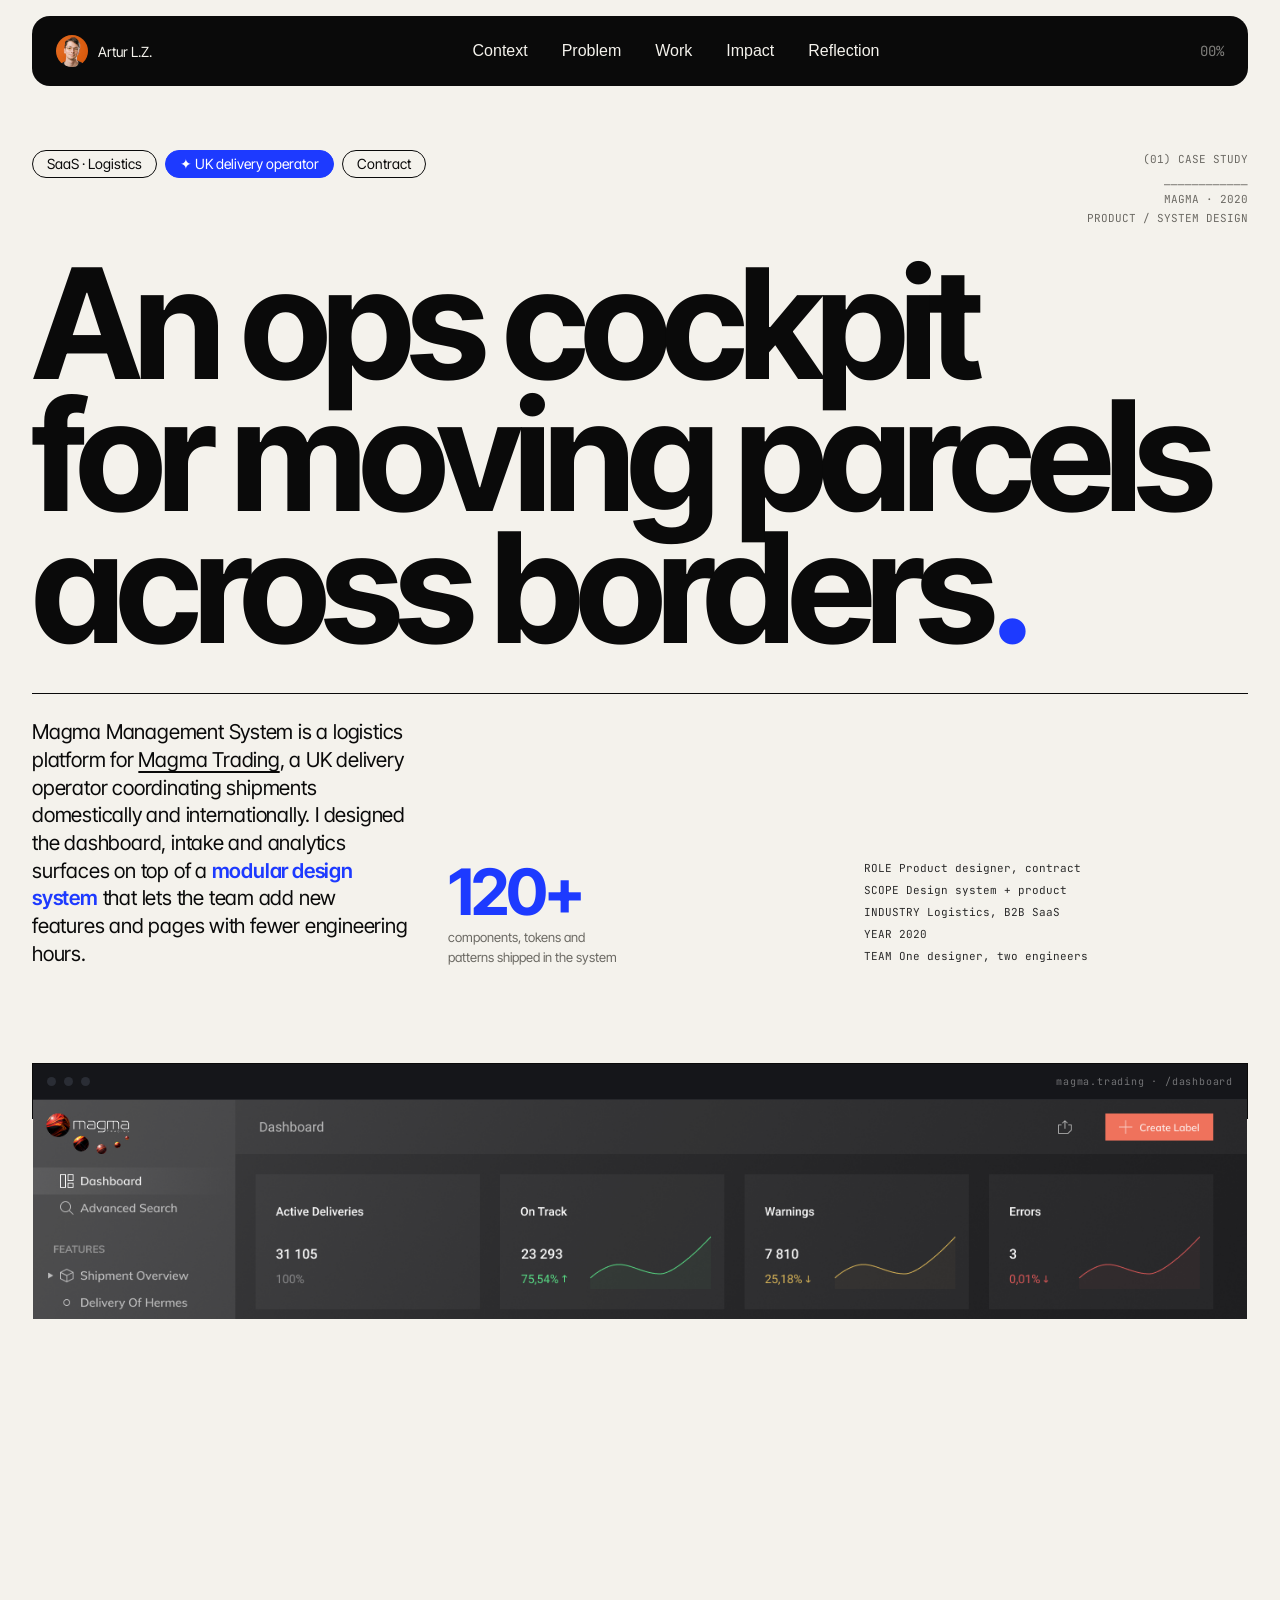
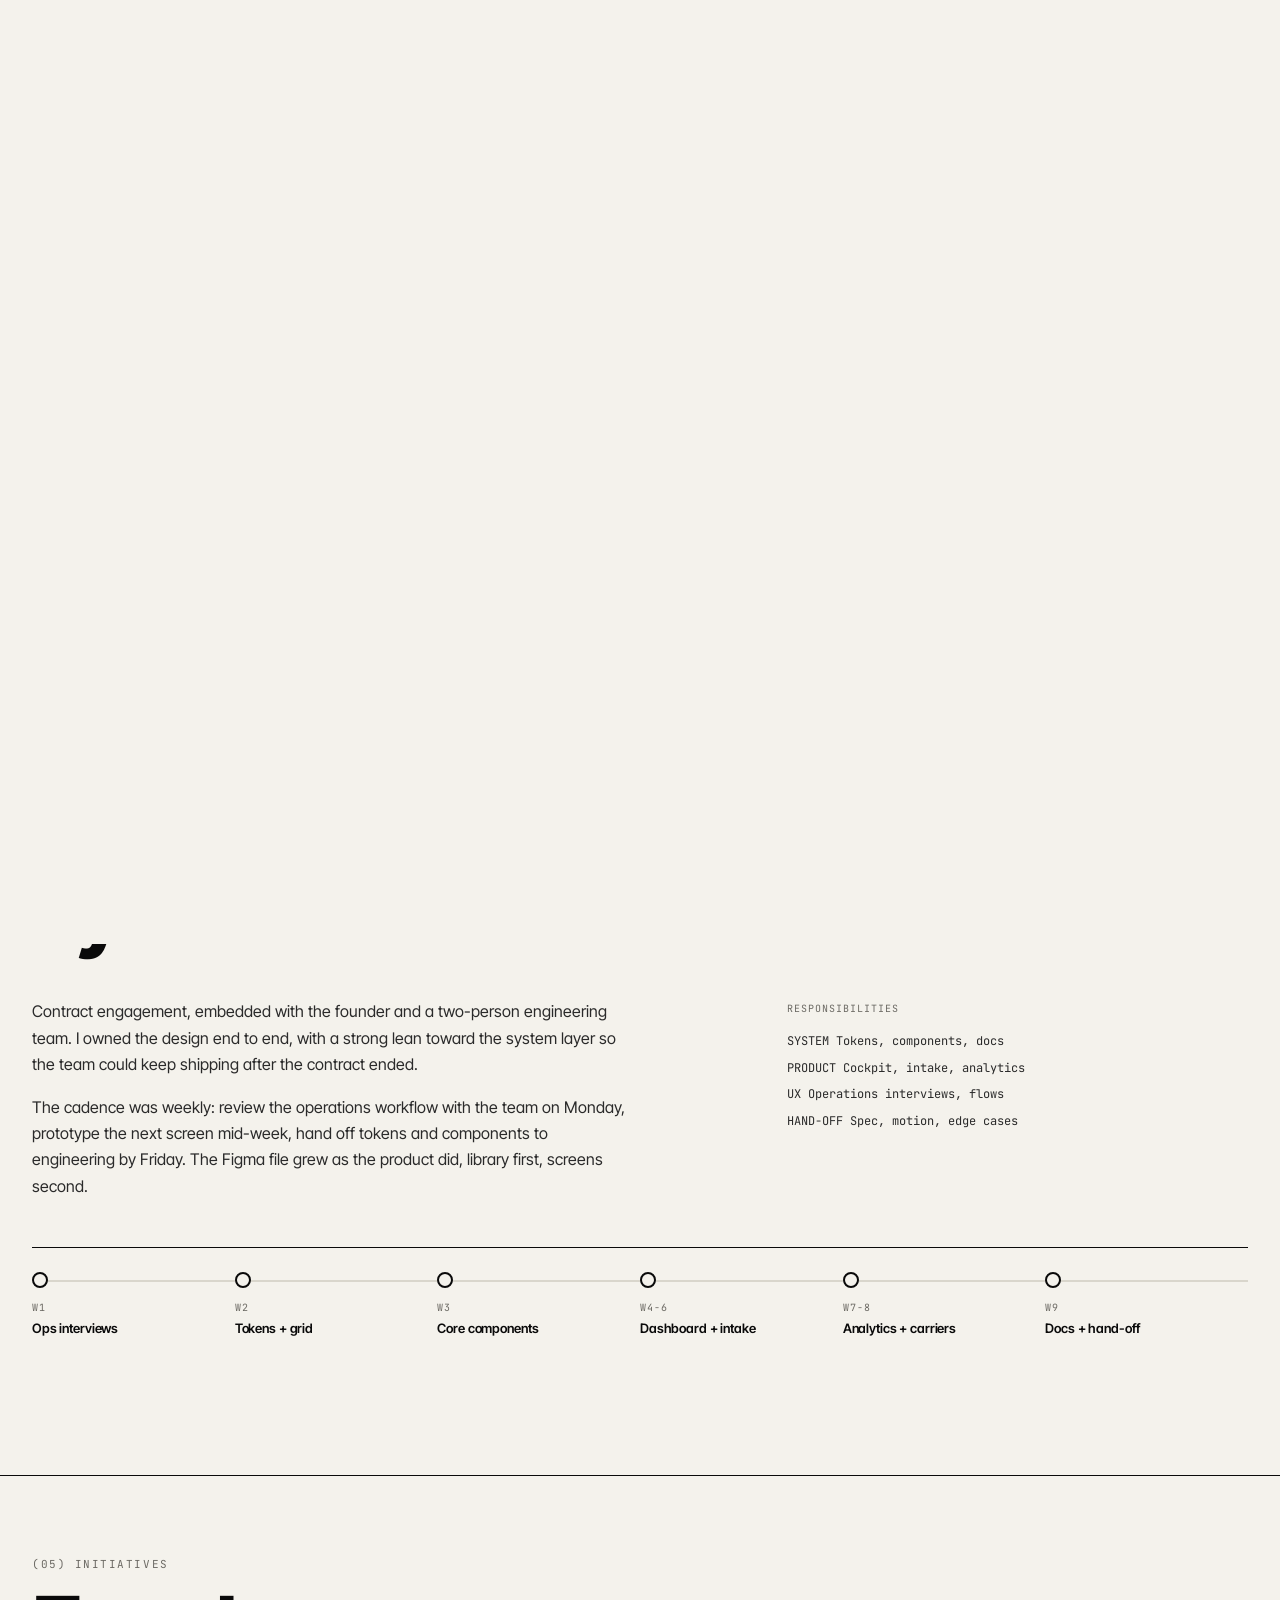
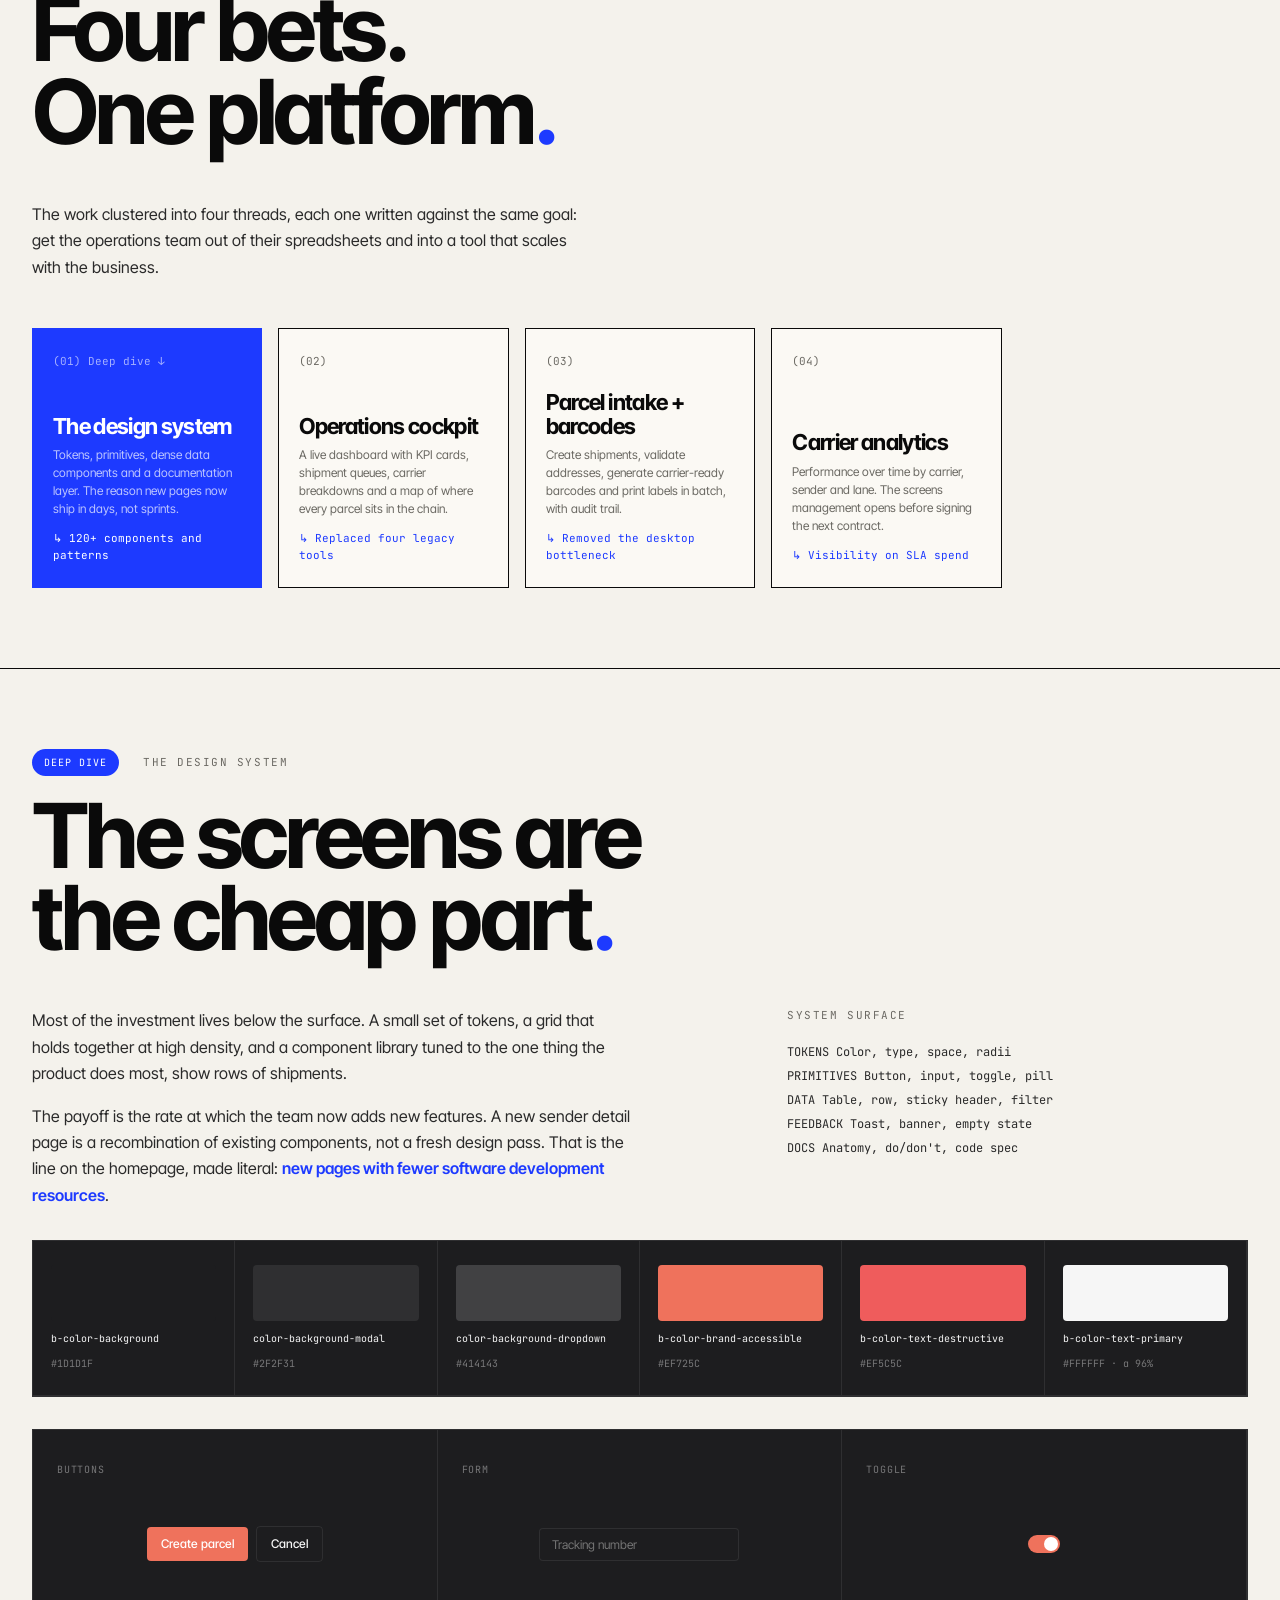
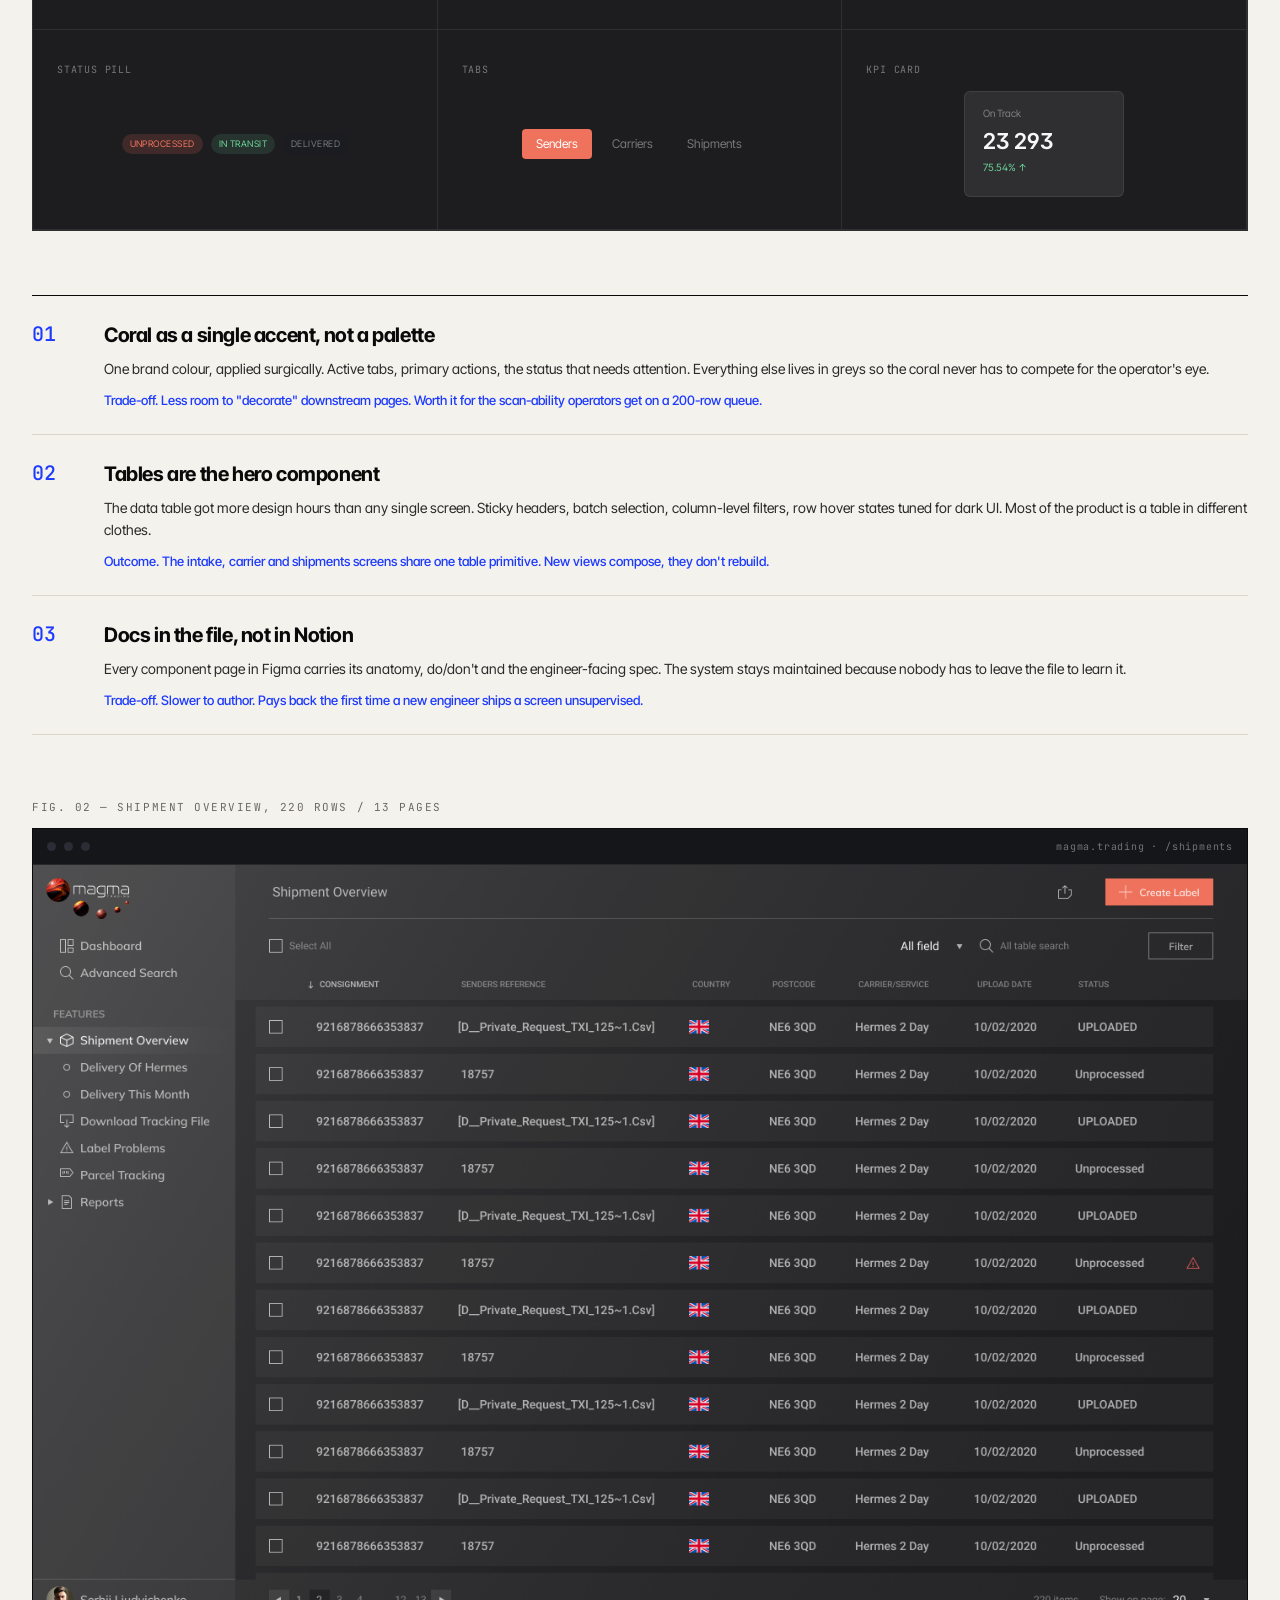
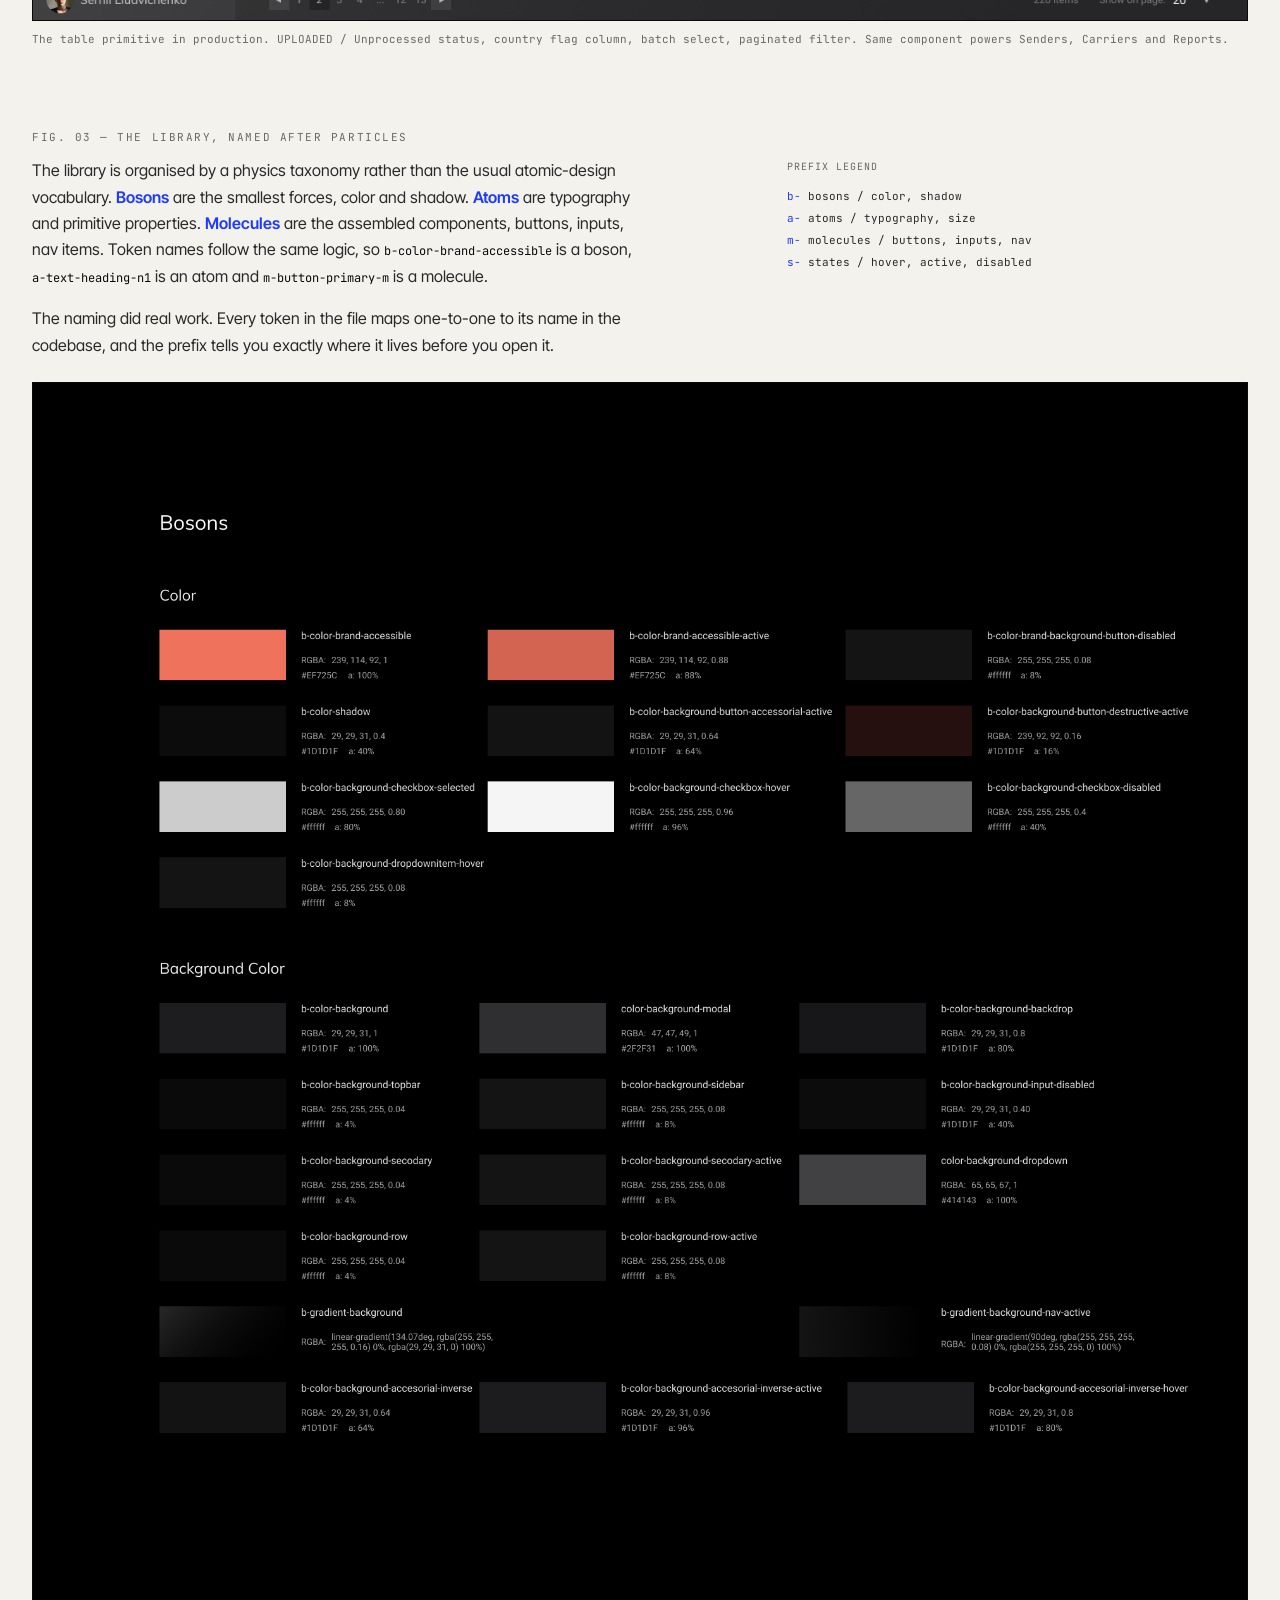
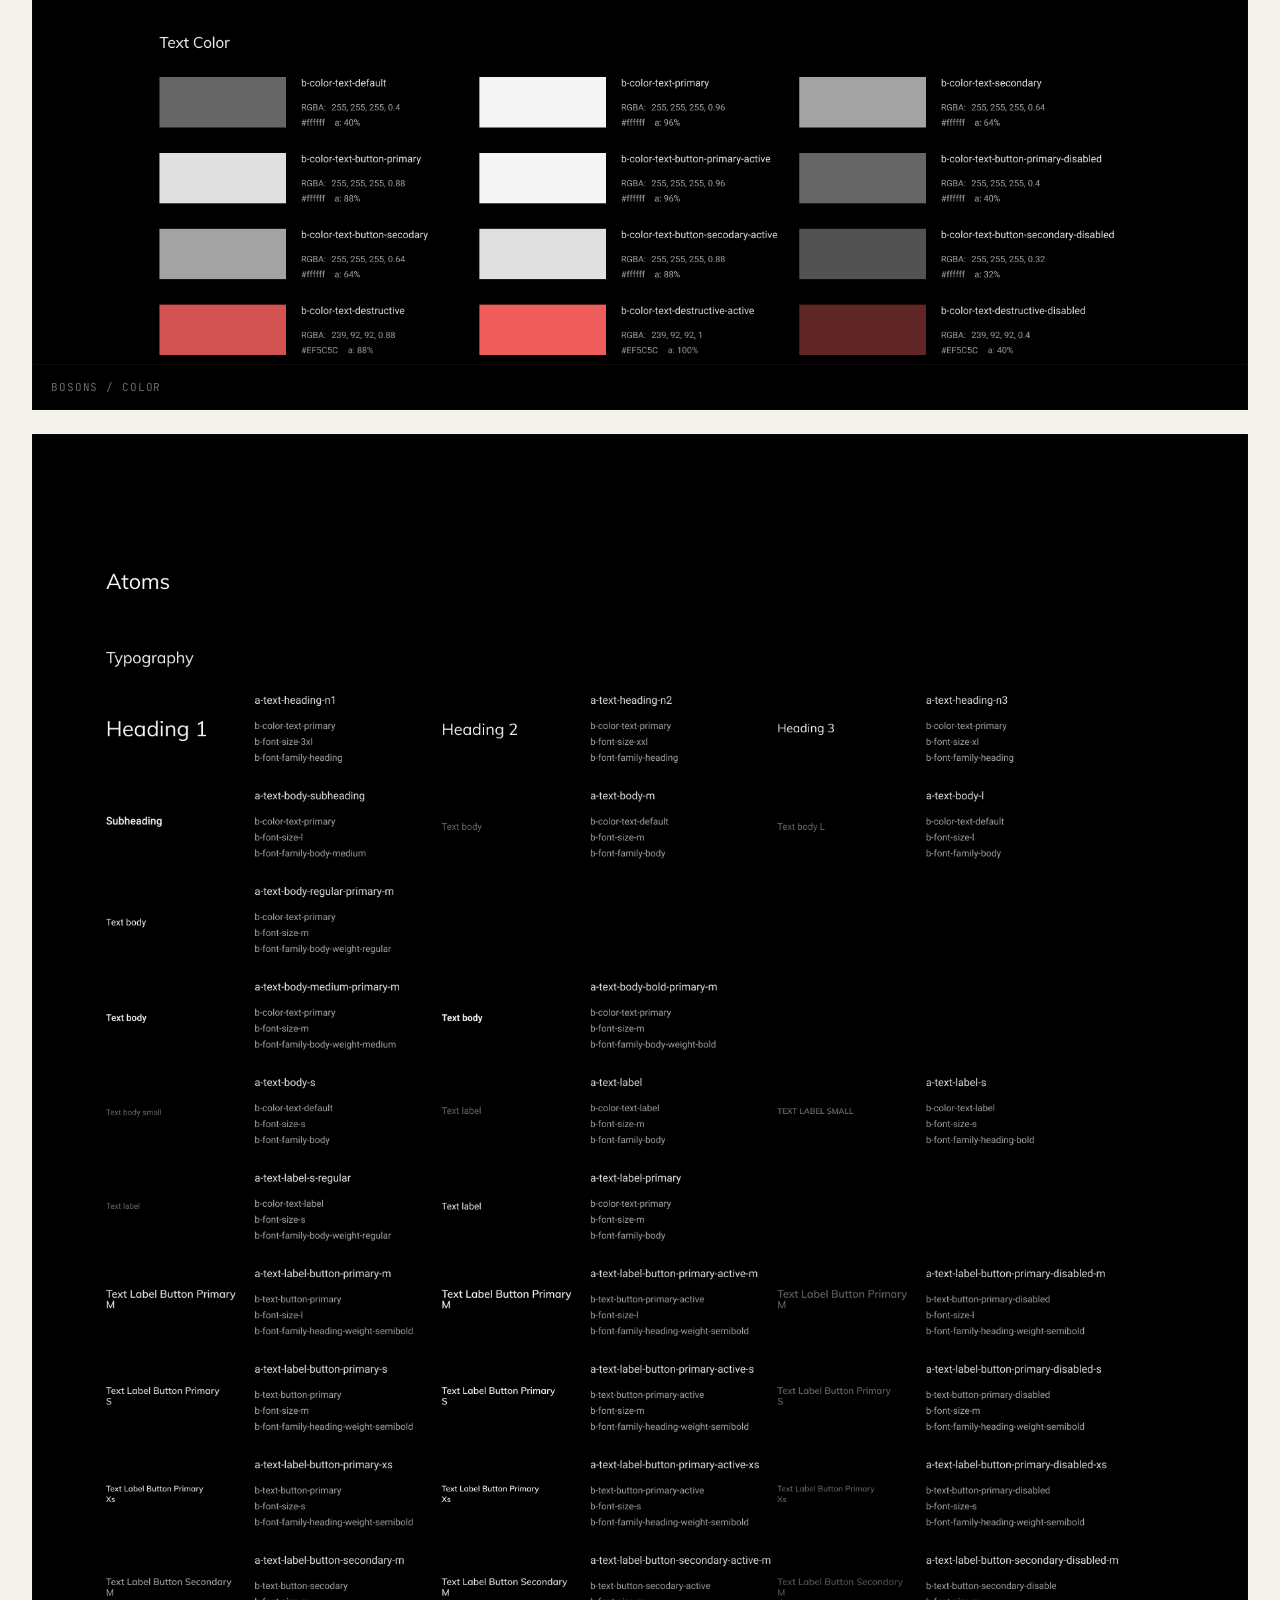
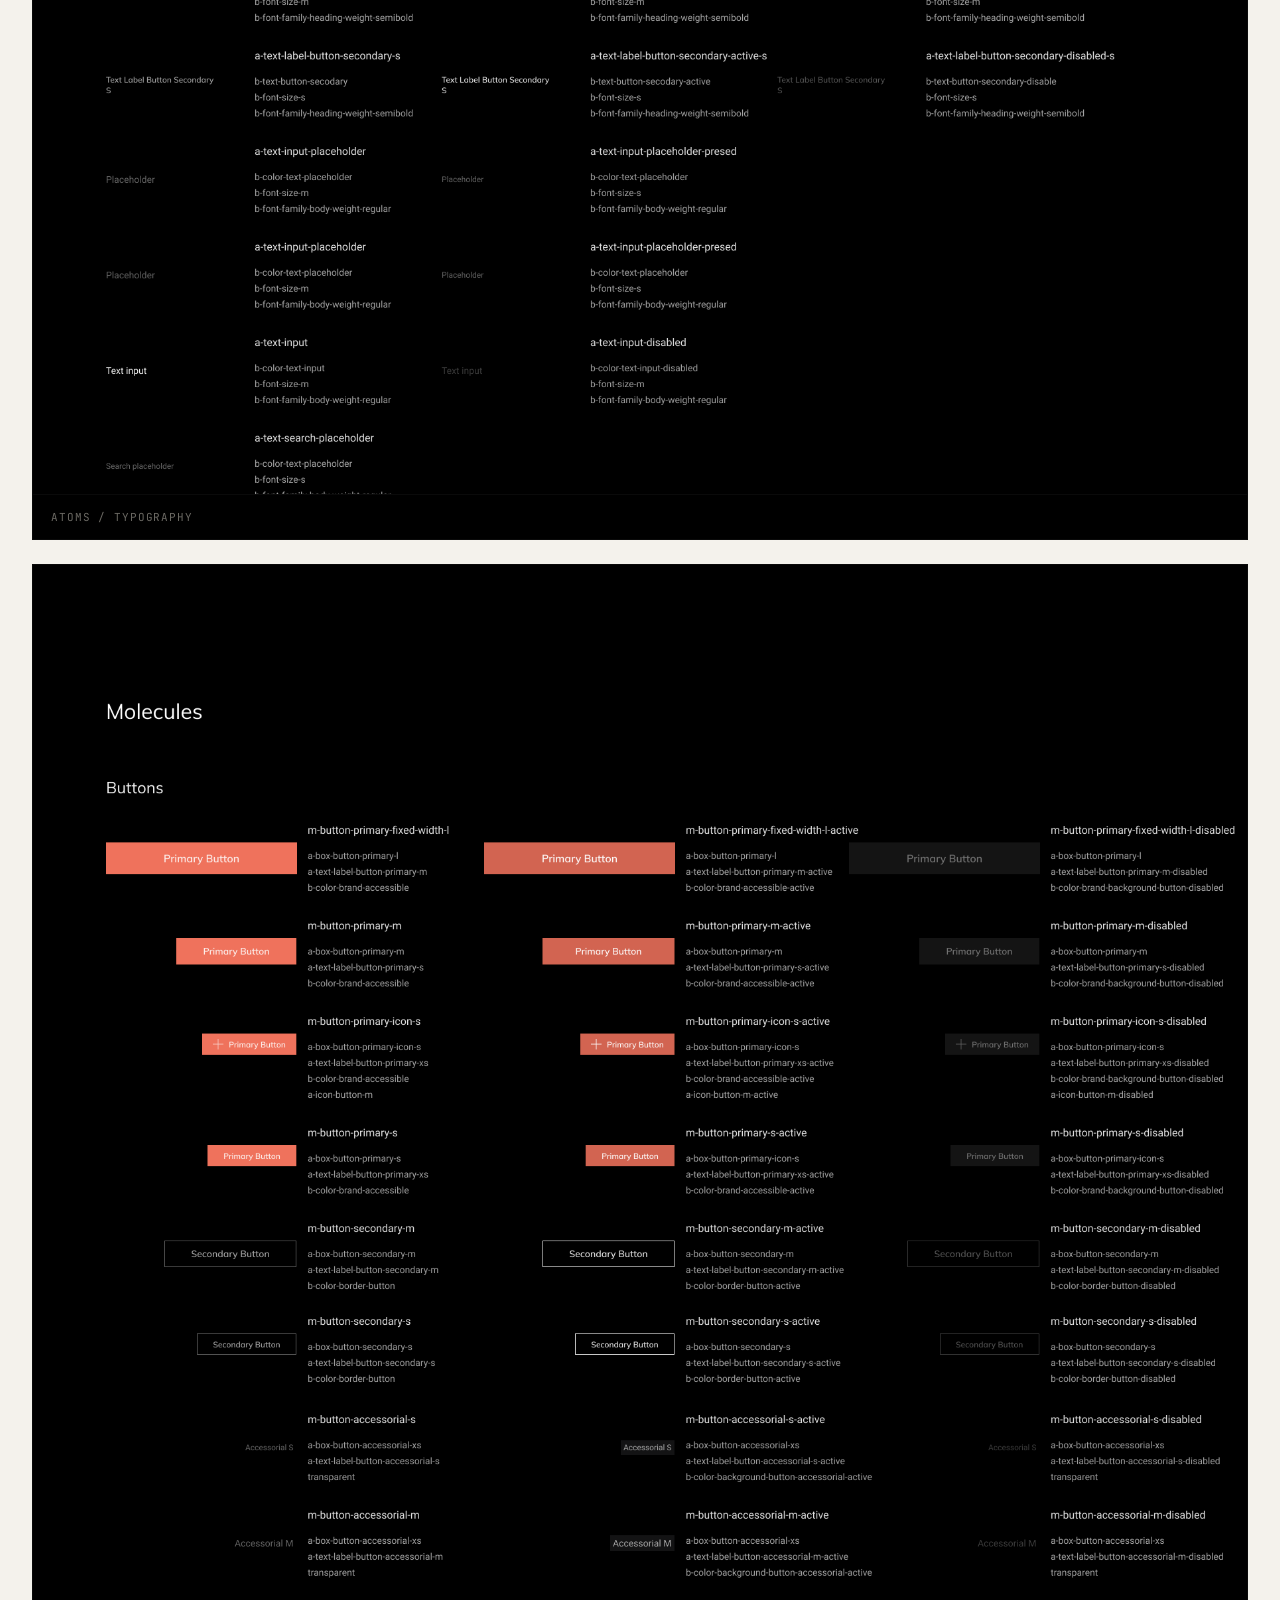
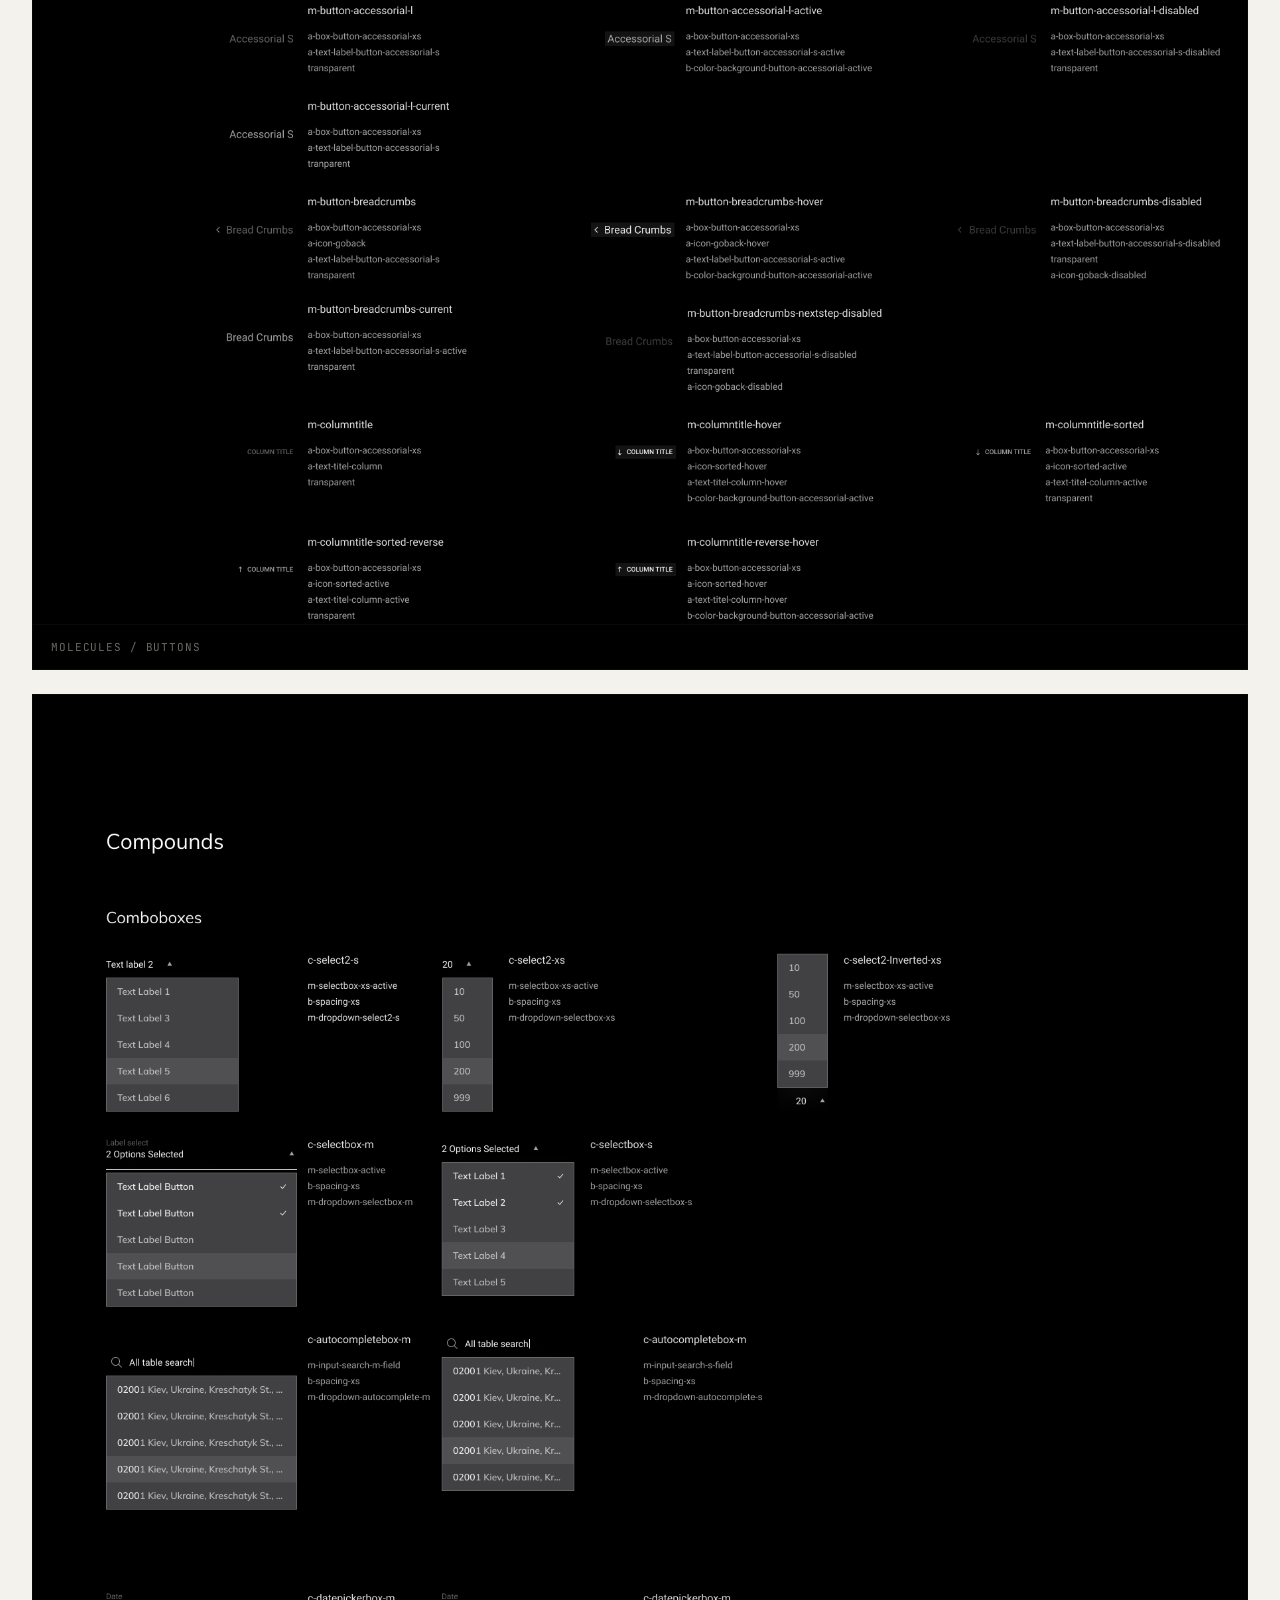
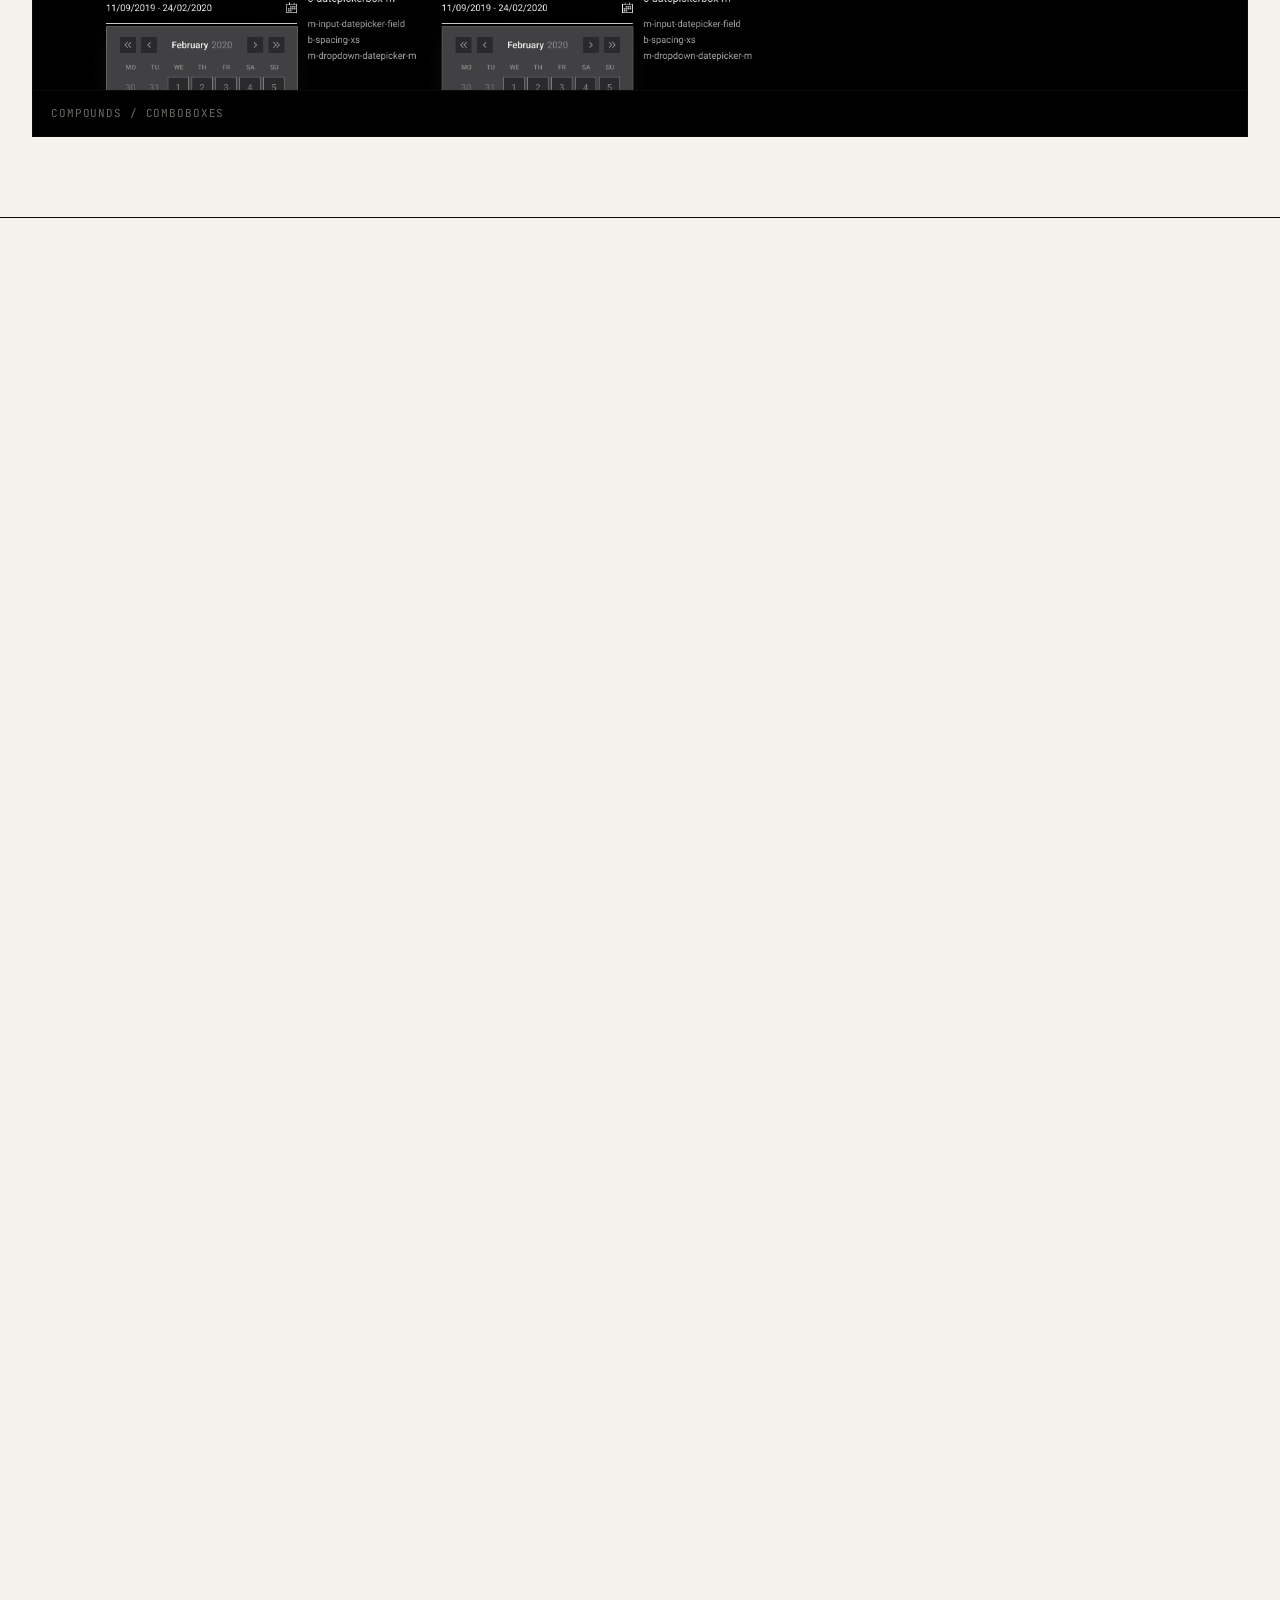
<file: magma.html>
<!DOCTYPE html>
<html lang="en" id="top">
<head>
  <meta charset="UTF-8">
  <meta name="viewport" content="width=device-width, initial-scale=1.0">
  <title>Magma Management System, case study · Artur Lopez Zarytskyi</title>
  <meta name="description" content="Magma Management System, logistics SaaS for a UK delivery operator. Design system and operations cockpit, contract engagement.">
  <link rel="preconnect" href="https://fonts.googleapis.com">
  <link rel="preconnect" href="https://fonts.gstatic.com" crossorigin>
  <link href="https://fonts.googleapis.com/css2?family=Inter+Tight:ital,wght@0,400;0,500;0,600;0,700;1,400&family=JetBrains+Mono:wght@400;500&display=swap" rel="stylesheet">
  <link rel="stylesheet" href="styles.css">
  <link rel="stylesheet" href="case-study.css">
  <style>
    /* ─── MAGMA MOCKUP STYLES ─────────────────────────────────────────── */
    :root {
      --magma-bg: #1D1D1F;
      --magma-surface: #2F2F31;
      --magma-line: rgba(255,255,255,0.08);
      --magma-text: rgba(255,255,255,0.96);
      --magma-mute: rgba(255,255,255,0.4);
      --magma-coral: #EF725C;
      --magma-coral-soft: rgba(239,114,92,0.16);
      --magma-green: #6dd49a;
      --magma-gold: #d4a857;
    }
    .magma-mock {
      background: var(--magma-bg);
      color: var(--magma-text);
      border: 1px solid var(--magma-line);
      font-family: "Inter Tight", sans-serif;
      overflow: hidden;
      position: relative;
    }
    .magma-mock--hero { aspect-ratio: 16/9; }
    .magma-mock__chrome {
      display: flex;
      align-items: center;
      gap: 8px;
      padding: 10px 14px;
      border-bottom: 1px solid var(--magma-line);
      background: #0a0b0f;
    }
    .magma-mock__chrome span {
      width: 9px; height: 9px; border-radius: 999px;
      background: #2a2d35;
    }
    .magma-mock__chrome em {
      margin-left: auto;
      font-family: "JetBrains Mono", monospace;
      font-size: 10px;
      color: var(--magma-mute);
      font-style: normal;
      letter-spacing: 0.08em;
    }
    .magma-mock__body { padding: 24px 28px; }
    .magma-headline {
      font-family: "Inter Tight", sans-serif;
      font-weight: 700;
      font-size: clamp(32px, 4.4vw, 56px);
      letter-spacing: -0.03em;
      line-height: 1;
      margin: 0 0 18px;
    }
    .magma-headline .coral { color: var(--magma-coral); }
    .magma-headline .grey { color: #6b7080; font-weight: 500; }
    .magma-lede {
      max-width: 460px;
      color: #b6b9c2;
      font-size: 13px;
      line-height: 1.65;
    }
    .magma-globe {
      position: absolute;
      right: -80px; top: 40px;
      width: 380px; height: 380px;
      border-radius: 999px;
      background:
        radial-gradient(circle at 30% 30%, rgba(255,107,92,0.08), transparent 55%),
        radial-gradient(circle at 70% 70%, rgba(109,212,154,0.05), transparent 50%),
        #1a1c22;
      box-shadow:
        inset -30px -40px 60px rgba(0,0,0,0.6),
        inset 20px 30px 60px rgba(255,255,255,0.02);
      overflow: hidden;
    }
    .magma-globe::before, .magma-globe::after {
      content: "";
      position: absolute; inset: 0;
      border-radius: 999px;
      background-image:
        radial-gradient(circle 1px at 20% 30%, rgba(255,255,255,0.35), transparent 60%),
        radial-gradient(circle 1px at 35% 25%, rgba(255,255,255,0.25), transparent 60%),
        radial-gradient(circle 1px at 28% 45%, rgba(255,255,255,0.3), transparent 60%),
        radial-gradient(circle 1px at 50% 35%, rgba(255,255,255,0.4), transparent 60%),
        radial-gradient(circle 1px at 60% 50%, rgba(255,255,255,0.3), transparent 60%),
        radial-gradient(circle 1px at 45% 60%, rgba(255,255,255,0.35), transparent 60%),
        radial-gradient(circle 1px at 70% 40%, rgba(255,255,255,0.25), transparent 60%),
        radial-gradient(circle 1px at 38% 75%, rgba(255,255,255,0.3), transparent 60%),
        radial-gradient(circle 1px at 55% 70%, rgba(255,255,255,0.3), transparent 60%),
        radial-gradient(circle 1px at 22% 55%, rgba(255,255,255,0.3), transparent 60%);
      background-size: 100% 100%;
    }
    .magma-kpi {
      position: absolute;
      top: 20px; right: 24px;
      background: #1a1c22;
      border: 1px solid var(--magma-line);
      padding: 14px 18px;
      width: 180px;
      border-radius: 6px;
    }
    .magma-kpi__label { font-size: 11px; color: var(--magma-mute); margin-bottom: 6px; }
    .magma-kpi__num { font-size: 22px; font-weight: 600; letter-spacing: -0.02em; }
    .magma-kpi__delta { font-size: 11px; color: var(--magma-green); margin-top: 4px; }
    .magma-kpi__spark {
      position: absolute;
      right: 14px; bottom: 12px;
      width: 70px; height: 28px;
    }
    .magma-row {
      position: absolute;
      left: 40px; right: 40px;
      bottom: 80px;
      background: #1a1c22;
      border: 1px solid var(--magma-line);
      border-radius: 6px;
      display: grid;
      grid-template-columns: 30px 1.4fr 1fr 50px 1fr 1fr 1fr 1fr;
      align-items: center;
      gap: 14px;
      padding: 10px 16px;
      font-family: "JetBrains Mono", monospace;
      font-size: 11px;
    }
    .magma-row .chk { width: 12px; height: 12px; border: 1px solid var(--magma-mute); border-radius: 2px; }
    .magma-row .flag {
      width: 18px; height: 12px; background: #1a3c8a;
      border-radius: 2px;
      background:
        linear-gradient(45deg, #fff 35%, transparent 35%, transparent 65%, #fff 65%),
        #1a3c8a;
      background-size: 100% 100%;
    }
    .magma-row .status { color: var(--magma-coral); }
    .magma-row .icons { display: flex; gap: 6px; color: var(--magma-mute); justify-self: end; }

    .magma-card-grid {
      display: grid;
      grid-template-columns: 1fr 1fr 1fr;
      gap: 16px;
      margin-top: 12px;
    }
    .magma-card {
      background: var(--magma-surface);
      border: 1px solid var(--magma-line);
      border-radius: 6px;
      padding: 18px 18px 20px;
    }
    .magma-card__label { font-size: 11px; color: var(--magma-mute); }
    .magma-card__num {
      font-size: 28px; font-weight: 600;
      letter-spacing: -0.02em; margin-top: 6px;
    }
    .magma-card__delta { font-size: 11px; margin-top: 4px; color: var(--magma-green); }
    .magma-card__delta--neg { color: var(--magma-coral); }

    .magma-tabs {
      display: flex; gap: 6px; margin-top: 22px;
      border-bottom: 1px solid var(--magma-line);
      padding-bottom: 14px;
    }
    .magma-tab {
      padding: 6px 14px;
      border-radius: 4px;
      font-size: 12px;
      color: var(--magma-mute);
      background: transparent;
    }
    .magma-tab.is-active { background: var(--magma-coral); color: #fff; }

    .magma-chart {
      margin-top: 18px;
      height: 160px;
      position: relative;
      border-bottom: 1px dashed var(--magma-line);
    }
    .magma-chart svg { width: 100%; height: 100%; }
    .magma-chart__axis {
      position: absolute;
      left: -28px; top: 0; bottom: 0;
      display: flex; flex-direction: column; justify-content: space-between;
      font-family: "JetBrains Mono", monospace;
      font-size: 9px; color: var(--magma-mute);
    }
    .magma-chart__range {
      position: absolute; right: 0; top: -28px;
      display: flex; gap: 14px;
      font-family: "JetBrains Mono", monospace;
      font-size: 11px; color: var(--magma-mute);
    }
    .magma-chart__range .is-active { color: var(--magma-text); }

    /* Tokens display */
    .magma-tokens {
      display: grid;
      grid-template-columns: repeat(6, 1fr);
      gap: 0;
      border: 1px solid var(--magma-line);
      background: var(--magma-bg);
      margin-top: 32px;
    }
    .magma-token {
      padding: 24px 18px;
      border-right: 1px solid var(--magma-line);
      border-bottom: 1px solid var(--magma-line);
      display: flex; flex-direction: column; gap: 10px;
    }
    .magma-token__swatch {
      height: 56px; border-radius: 4px;
    }
    .magma-token__name {
      font-family: "JetBrains Mono", monospace;
      font-size: 10px; color: var(--magma-text);
    }
    .magma-token__hex {
      font-family: "JetBrains Mono", monospace;
      font-size: 10px; color: var(--magma-mute);
    }

    /* Sender list (after view) */
    .magma-list {
      margin-top: 20px;
      border: 1px solid var(--magma-line);
      border-radius: 6px;
      overflow: hidden;
    }
    .magma-list__head {
      display: grid;
      grid-template-columns: 28px 1.4fr 0.8fr 50px 0.7fr 1fr 0.8fr 0.7fr;
      gap: 12px;
      padding: 10px 16px;
      font-family: "JetBrains Mono", monospace;
      font-size: 10px;
      color: var(--magma-mute);
      letter-spacing: 0.08em;
      text-transform: uppercase;
      background: #0a0b0f;
    }
    .magma-list__row {
      display: grid;
      grid-template-columns: 28px 1.4fr 0.8fr 50px 0.7fr 1fr 0.8fr 0.7fr;
      gap: 12px;
      align-items: center;
      padding: 12px 16px;
      border-top: 1px solid var(--magma-line);
      font-family: "JetBrains Mono", monospace;
      font-size: 11px;
    }
    .magma-list__row .chk {
      width: 12px; height: 12px; border: 1px solid var(--magma-mute); border-radius: 2px;
    }
    .magma-pill {
      display: inline-block;
      padding: 3px 8px;
      border-radius: 999px;
      font-size: 9px;
      letter-spacing: 0.05em;
      text-transform: uppercase;
    }
    .magma-pill--coral { background: var(--magma-coral-soft); color: var(--magma-coral); }
    .magma-pill--green { background: rgba(109,212,154,0.12); color: var(--magma-green); }
    .magma-pill--mute { background: #1a1c22; color: var(--magma-mute); }

    /* Component grid for design system section */
    .magma-comp-grid {
      display: grid;
      grid-template-columns: repeat(3, 1fr);
      gap: 0;
      border: 1px solid var(--magma-line);
      background: var(--magma-bg);
      margin-top: 32px;
    }
    .magma-comp {
      padding: 32px 24px;
      border-right: 1px solid var(--magma-line);
      border-bottom: 1px solid var(--magma-line);
      display: flex; flex-direction: column; gap: 14px;
      min-height: 200px;
    }
    .magma-comp__label {
      font-family: "JetBrains Mono", monospace;
      font-size: 10px;
      color: var(--magma-mute);
      letter-spacing: 0.08em;
      text-transform: uppercase;
    }
    .magma-comp__demo {
      flex: 1;
      display: flex;
      align-items: center;
      justify-content: center;
      gap: 8px;
      flex-wrap: wrap;
    }
    .magma-btn {
      display: inline-flex; align-items: center; gap: 6px;
      padding: 8px 14px;
      border-radius: 4px;
      font-size: 12px;
      font-family: "Inter Tight", sans-serif;
      font-weight: 500;
    }
    .magma-btn--primary { background: var(--magma-coral); color: #fff; }
    .magma-btn--ghost { background: transparent; color: var(--magma-text); border: 1px solid var(--magma-line); }
    .magma-input {
      width: 100%; max-width: 200px;
      padding: 8px 12px;
      background: var(--magma-bg);
      border: 1px solid var(--magma-line);
      color: var(--magma-text);
      border-radius: 4px;
      font-size: 12px;
      font-family: "Inter Tight", sans-serif;
    }
    .magma-toggle {
      width: 32px; height: 18px;
      background: var(--magma-coral);
      border-radius: 999px;
      position: relative;
    }
    .magma-toggle::after {
      content: ""; position: absolute;
      right: 2px; top: 2px;
      width: 14px; height: 14px; background: #fff; border-radius: 999px;
    }

    @media (max-width: 720px) {
      .magma-tokens { grid-template-columns: repeat(3, 1fr); }
      .magma-comp-grid { grid-template-columns: 1fr; }
      .magma-card-grid { grid-template-columns: 1fr; }
      .magma-globe { display: none; }
      .magma-kpi { position: static; width: auto; margin-top: 16px; }
      .magma-row { position: static; margin-top: 16px; grid-template-columns: 30px 1fr 1fr; gap: 10px; }
      .magma-row .icons, .magma-row .flag, .magma-row .status { display: none; }
    }
  </style>
  <link rel="icon" type="image/png" sizes="32x32" href="favicon-32.png">
  <link rel="icon" type="image/png" sizes="16x16" href="favicon-16.png">
  <link rel="apple-touch-icon" sizes="180x180" href="favicon-180.png">
</head>
<body>

<!-- ─── NAV ─────────────────────────────────────────────────────────── -->
<nav class="cs-nav" id="cs-nav">
  <a href="index.html" class="cs-nav__back">
    <span class="cs-nav__back-dot" aria-hidden="true"></span>
    <span>Artur L.Z.</span>
  </a>
  <div class="cs-nav__sections" role="list">
    <button class="cs-nav__sec cs-nav__sec--active" data-target="overview">Context</button>
    <button class="cs-nav__sec" data-target="problem">Problem</button>
    <button class="cs-nav__sec" data-target="initiatives">Work</button>
    <button class="cs-nav__sec" data-target="impact">Impact</button>
    <button class="cs-nav__sec" data-target="reflection">Reflection</button>
  </div>
  <div class="cs-nav__progress mono" id="scroll-progress">00%</div>
</nav>

<!-- ─── 01 HERO ──────────────────────────────────────────────────────── -->
<section class="cs-hero" id="hero">
  <div class="cs-hero__top">
    <div class="cs-hero__pills">
      <span class="pill">SaaS · Logistics</span>
      <span class="pill pill--accent">✦ UK delivery operator</span>
      <span class="pill">Contract</span>
    </div>
    <div class="mono cs-hero__meta">
      (01) CASE STUDY<br>
      ⎯⎯⎯⎯⎯⎯⎯⎯⎯⎯⎯⎯<br>
      MAGMA · 2020<br>
      PRODUCT / SYSTEM DESIGN
    </div>
  </div>

  <h1 class="display cs-hero__h1">
    An ops cockpit<br>
    for moving parcels<br>
    across borders<span class="text-blue" aria-hidden="true">.</span>
  </h1>

  <div class="cs-hero__bottom">
    <p class="cs-hero__lead">Magma Management System is a logistics platform for <em class="underline-em">Magma Trading</em>, a UK delivery operator coordinating shipments domestically and internationally. I designed the dashboard, intake and analytics surfaces on top of a <em class="text-blue text-semibold">modular design system</em> that lets the team add new features and pages with fewer engineering hours.</p>
    <div class="cs-hero__stats">
      <div class="cs-hero__stat-num">120+</div>
      <div class="cs-hero__stat-label">components, tokens and<br>patterns shipped in the system</div>
    </div>
    <div class="mono cs-hero__attrs">
      ROLE Product designer, contract<br>
      SCOPE Design system + product<br>
      INDUSTRY Logistics, B2B SaaS<br>
      YEAR 2020<br>
      TEAM One designer, two engineers
    </div>
  </div>

  <!-- HERO IMAGE — real dashboard frame -->
  <figure class="cs-hero-image" style="background:#1D1D1F; position:relative; border:1px solid var(--ink); padding:0; overflow:hidden;">
    <div class="magma-mock__chrome" style="display:flex; align-items:center; gap:8px; padding:10px 14px; border-bottom:1px solid rgba(255,255,255,0.08); background:#15161a;">
      <span style="width:9px;height:9px;border-radius:999px;background:#2a2d35;"></span>
      <span style="width:9px;height:9px;border-radius:999px;background:#2a2d35;"></span>
      <span style="width:9px;height:9px;border-radius:999px;background:#2a2d35;"></span>
      <em style="margin-left:auto;font-family:'JetBrains Mono',monospace;font-size:10px;color:rgba(255,255,255,0.4);font-style:normal;letter-spacing:0.08em;">magma.trading · /dashboard</em>
    </div>
    <img src="assets/magma/dashboard.png" alt="Magma dashboard with carrier KPIs, destination world map and shipment queue" style="display:block; width:100%; height:auto;" />
  </figure>
</section>

<!-- ─── 02 CONTEXT ───────────────────────────────────────────────────── -->
<section class="cs-section" id="overview">
  <div class="cs-label">(02) Context</div>
  <h2 class="display cs-h2">A delivery operator<br>outgrowing its<br>spreadsheets<span class="text-blue">.</span></h2>
  <div class="cs-2col cs-2col--60-40">
    <div>
      <p class="cs-body">Magma Trading runs a UK delivery operation that hands parcels off to a roster of carriers, Hermes among them, and ships both locally and internationally. The business had outgrown the patchwork of spreadsheets, third-party portals and emailed manifests it had used to scale. Operators were tab-hopping to find a single tracking number.</p>
      <p class="cs-body">The brief was wide. Build the cockpit that runs the day, the intake screens that create parcels and barcodes, and the analytics that prove a carrier is keeping its SLA. Underneath all of it, build a system the small product team can extend without re-litigating buttons and tables every sprint.</p>
    </div>
    <div>
      <div class="cs-3col" style="grid-template-columns:1fr; border: 1px solid var(--ink);">
        <div class="cs-3col__item" style="border-right:none;">
          <div class="cs-label">Project snapshot</div>
          <div style="margin-top:12px; font-family:'JetBrains Mono',monospace; font-size:12px; line-height:2; color:var(--ink-soft);">
            CLIENT Magma Trading, UK<br>
            DOMAIN Parcel logistics, last-mile<br>
            USERS Operators, account managers<br>
            CARRIERS Hermes, DHL Express, Royal Mail<br>
            DELIVERY Web app, dark UI
          </div>
        </div>
      </div>
    </div>
  </div>

  <div class="cs-3col" style="margin-top:48px;">
    <div class="cs-3col__item">
      <div class="cs-label">(01)</div>
      <div class="cs-3col__title">A system, not a screen</div>
      <p class="cs-3col__body">The dashboard was the visible piece. The investment was the underlying system, so the next ten screens could be assembled from components, not redesigned from scratch.</p>
    </div>
    <div class="cs-3col__item">
      <div class="cs-label">(02)</div>
      <div class="cs-3col__title">Designed for density</div>
      <p class="cs-3col__body">Operators live in tables. The system optimises for scanning hundreds of rows, with restraint around colour so status reads instantly without lighting up the whole screen.</p>
    </div>
    <div class="cs-3col__item">
      <div class="cs-label">(03)</div>
      <div class="cs-3col__title">Dark by default</div>
      <p class="cs-3col__body">A warehouse office runs long shifts. Dark UI is not a style choice here, it is the surface the team will actually sit in front of for ten hours.</p>
    </div>
  </div>
</section>

<!-- ─── 03 PROBLEM ───────────────────────────────────────────────────── -->
<section class="cs-section" id="problem">
  <div class="cs-label">(03) The problem</div>
  <h2 class="display cs-h2">Ten tabs to ship<br>one parcel<span class="text-blue">.</span></h2>

  <div class="cs-2col cs-2col--60-40">
    <div>
      <p class="cs-body">Before Magma, a single shipment touched a customer CSV, a carrier portal, a barcode printer's desktop tool and an internal tracking sheet. None of them spoke to each other. The team was hiring its way around the workflow rather than fixing it.</p>
      <p class="cs-body">The product had to do four things at once. Pull intake into one screen. Generate carrier-ready barcodes. Surface where every parcel was in the chain. Tell management which carriers were earning their margin.</p>
    </div>
    <div class="cs-stat">
      <div class="cs-stat__num">4</div>
      <div class="cs-stat__label">disconnected tools<br>replaced by one cockpit</div>
    </div>
  </div>

  <div class="cs-3col" style="margin-top:48px;">
    <div class="cs-3col__item">
      <div class="cs-label">Friction 01</div>
      <div class="cs-3col__title">No source of truth</div>
      <p class="cs-3col__body">Carrier portals each told a different story about the same parcel. Operators were calling Hermes to confirm what their own system already claimed to know.</p>
    </div>
    <div class="cs-3col__item">
      <div class="cs-label">Friction 02</div>
      <div class="cs-3col__title">Barcode bottleneck</div>
      <p class="cs-3col__body">Barcode generation lived in a desktop app, manually CSV-fed. A wrong column mapping silently mis-routed a batch and was caught at the loading bay.</p>
    </div>
    <div class="cs-3col__item">
      <div class="cs-label">Friction 03</div>
      <div class="cs-3col__title">Blind to performance</div>
      <p class="cs-3col__body">No one could answer the question "which carrier is costing us in delays this month" without an analyst building a sheet from scratch.</p>
    </div>
  </div>

  <div class="cs-quote">
    <p class="cs-quote__text">"I want one screen I can leave open all day, not seven tabs I have to refresh."</p>
    <div class="cs-quote__attr">Operations lead, kick-off interview</div>
  </div>
</section>

<!-- ─── 04 ROLE ───────────────────────────────────────────────────────── -->
<section class="cs-section">
  <div class="cs-label">(04) Role</div>
  <h2 class="display cs-h2">Product designer,<br>system first<span class="text-blue">.</span></h2>
  <div class="cs-2col cs-2col--60-40">
    <div>
      <p class="cs-body">Contract engagement, embedded with the founder and a two-person engineering team. I owned the design end to end, with a strong lean toward the system layer so the team could keep shipping after the contract ended.</p>
      <p class="cs-body">The cadence was weekly: review the operations workflow with the team on Monday, prototype the next screen mid-week, hand off tokens and components to engineering by Friday. The Figma file grew as the product did, library first, screens second.</p>
    </div>
    <div>
      <div style="font-family:'JetBrains Mono',monospace; font-size:12px; line-height:2.2; color:var(--ink-soft);">
        <div style="color:var(--muted); font-size:10px; letter-spacing:0.1em; text-transform:uppercase; margin-bottom:8px;">Responsibilities</div>
        SYSTEM Tokens, components, docs<br>
        PRODUCT Cockpit, intake, analytics<br>
        UX Operations interviews, flows<br>
        HAND-OFF Spec, motion, edge cases
      </div>
    </div>
  </div>

  <div class="cs-timeline">
    <div class="cs-timeline__track">
      <div class="cs-timeline__step">
        <div class="cs-timeline__dot"></div>
        <div class="cs-timeline__period">W1</div>
        <div class="cs-timeline__label">Ops interviews</div>
      </div>
      <div class="cs-timeline__step">
        <div class="cs-timeline__dot"></div>
        <div class="cs-timeline__period">W2</div>
        <div class="cs-timeline__label">Tokens + grid</div>
      </div>
      <div class="cs-timeline__step">
        <div class="cs-timeline__dot"></div>
        <div class="cs-timeline__period">W3</div>
        <div class="cs-timeline__label">Core components</div>
      </div>
      <div class="cs-timeline__step">
        <div class="cs-timeline__dot"></div>
        <div class="cs-timeline__period">W4-6</div>
        <div class="cs-timeline__label">Dashboard + intake</div>
      </div>
      <div class="cs-timeline__step">
        <div class="cs-timeline__dot"></div>
        <div class="cs-timeline__period">W7-8</div>
        <div class="cs-timeline__label">Analytics + carriers</div>
      </div>
      <div class="cs-timeline__step">
        <div class="cs-timeline__dot"></div>
        <div class="cs-timeline__period">W9</div>
        <div class="cs-timeline__label">Docs + hand-off</div>
      </div>
    </div>
  </div>
</section>

<!-- ─── 05 INITIATIVES ───────────────────────────────────────────────── -->
<section class="cs-section" id="initiatives">
  <div class="cs-label">(05) Initiatives</div>
  <h2 class="display cs-h2">Four bets.<br>One platform<span class="text-blue">.</span></h2>
  <p class="cs-body" style="max-width:560px;">The work clustered into four threads, each one written against the same goal: get the operations team out of their spreadsheets and into a tool that scales with the business.</p>

  <div class="cs-init-grid">
    <a class="cs-init-card cs-init-card--accent" href="#dd-system">
      <div class="cs-init-card__num">(01) Deep dive ↓</div>
      <div class="cs-init-card__title">The design system</div>
      <div class="cs-init-card__desc">Tokens, primitives, dense data components and a documentation layer. The reason new pages now ship in days, not sprints.</div>
      <div class="cs-init-card__impact">↳ 120+ components and patterns</div>
    </a>
    <div class="cs-init-card" style="cursor:default;">
      <div class="cs-init-card__num">(02)</div>
      <div class="cs-init-card__title">Operations cockpit</div>
      <div class="cs-init-card__desc">A live dashboard with KPI cards, shipment queues, carrier breakdowns and a map of where every parcel sits in the chain.</div>
      <div class="cs-init-card__impact" style="color:var(--blue);">↳ Replaced four legacy tools</div>
    </div>
    <div class="cs-init-card" style="cursor:default;">
      <div class="cs-init-card__num">(03)</div>
      <div class="cs-init-card__title">Parcel intake + barcodes</div>
      <div class="cs-init-card__desc">Create shipments, validate addresses, generate carrier-ready barcodes and print labels in batch, with audit trail.</div>
      <div class="cs-init-card__impact" style="color:var(--blue);">↳ Removed the desktop bottleneck</div>
    </div>
    <div class="cs-init-card" style="cursor:default;">
      <div class="cs-init-card__num">(04)</div>
      <div class="cs-init-card__title">Carrier analytics</div>
      <div class="cs-init-card__desc">Performance over time by carrier, sender and lane. The screens management opens before signing the next contract.</div>
      <div class="cs-init-card__impact" style="color:var(--blue);">↳ Visibility on SLA spend</div>
    </div>
  </div>
</section>

<!-- ─── 06 DEEP DIVE ─────────────────────────────────────────────────── -->
<section class="cs-section" id="dd-system">
  <div class="cs-dd-header">
    <span class="cs-dd-tag">Deep dive</span>
    <div class="cs-label">The design system</div>
  </div>
  <h2 class="display cs-h2">The screens are<br>the cheap part<span class="text-blue">.</span></h2>

  <div class="cs-2col cs-2col--60-40">
    <div>
      <p class="cs-body">Most of the investment lives below the surface. A small set of tokens, a grid that holds together at high density, and a component library tuned to the one thing the product does most, show rows of shipments.</p>
      <p class="cs-body" style="margin-top:16px;">The payoff is the rate at which the team now adds new features. A new sender detail page is a recombination of existing components, not a fresh design pass. That is the line on the homepage, made literal: <em class="text-blue text-semibold">new pages with fewer software development resources</em>.</p>
    </div>
    <div>
      <div class="cs-label">System surface</div>
      <div style="margin-top:12px; font-family:'JetBrains Mono',monospace; font-size:12px; line-height:2; color:var(--ink-soft);">
        TOKENS Color, type, space, radii<br>
        PRIMITIVES Button, input, toggle, pill<br>
        DATA Table, row, sticky header, filter<br>
        FEEDBACK Toast, banner, empty state<br>
        DOCS Anatomy, do/don't, code spec
      </div>
    </div>
  </div>

  <!-- TOKEN STRIP — real Bosons (color) tokens -->
  <div class="magma-tokens">
    <div class="magma-token">
      <div class="magma-token__swatch" style="background:#1D1D1F;"></div>
      <div class="magma-token__name">b-color-background</div>
      <div class="magma-token__hex">#1D1D1F</div>
    </div>
    <div class="magma-token">
      <div class="magma-token__swatch" style="background:#2F2F31;"></div>
      <div class="magma-token__name">color-background-modal</div>
      <div class="magma-token__hex">#2F2F31</div>
    </div>
    <div class="magma-token">
      <div class="magma-token__swatch" style="background:#414143;"></div>
      <div class="magma-token__name">color-background-dropdown</div>
      <div class="magma-token__hex">#414143</div>
    </div>
    <div class="magma-token">
      <div class="magma-token__swatch" style="background:#EF725C;"></div>
      <div class="magma-token__name">b-color-brand-accessible</div>
      <div class="magma-token__hex">#EF725C</div>
    </div>
    <div class="magma-token">
      <div class="magma-token__swatch" style="background:#EF5C5C;"></div>
      <div class="magma-token__name">b-color-text-destructive</div>
      <div class="magma-token__hex">#EF5C5C</div>
    </div>
    <div class="magma-token">
      <div class="magma-token__swatch" style="background:rgba(255,255,255,0.96); color:#1D1D1F;"></div>
      <div class="magma-token__name">b-color-text-primary</div>
      <div class="magma-token__hex">#FFFFFF · α 96%</div>
    </div>
  </div>

  <!-- COMPONENT GRID -->
  <div class="magma-comp-grid">
    <div class="magma-comp">
      <div class="magma-comp__label">Buttons</div>
      <div class="magma-comp__demo">
        <span class="magma-btn magma-btn--primary">Create parcel</span>
        <span class="magma-btn magma-btn--ghost">Cancel</span>
      </div>
    </div>
    <div class="magma-comp">
      <div class="magma-comp__label">Form</div>
      <div class="magma-comp__demo">
        <input class="magma-input" placeholder="Tracking number" />
      </div>
    </div>
    <div class="magma-comp">
      <div class="magma-comp__label">Toggle</div>
      <div class="magma-comp__demo">
        <span class="magma-toggle"></span>
      </div>
    </div>
    <div class="magma-comp">
      <div class="magma-comp__label">Status pill</div>
      <div class="magma-comp__demo">
        <span class="magma-pill magma-pill--coral">Unprocessed</span>
        <span class="magma-pill magma-pill--green">In transit</span>
        <span class="magma-pill magma-pill--mute">Delivered</span>
      </div>
    </div>
    <div class="magma-comp">
      <div class="magma-comp__label">Tabs</div>
      <div class="magma-comp__demo">
        <div class="magma-tabs" style="margin:0; border:none; padding:0;">
          <span class="magma-tab is-active">Senders</span>
          <span class="magma-tab">Carriers</span>
          <span class="magma-tab">Shipments</span>
        </div>
      </div>
    </div>
    <div class="magma-comp">
      <div class="magma-comp__label">KPI card</div>
      <div class="magma-comp__demo" style="align-items:stretch;">
        <div style="background:var(--magma-surface); border:1px solid var(--magma-line); border-radius:6px; padding:14px 18px; width:160px;">
          <div style="font-size:10px; color:var(--magma-mute);">On Track</div>
          <div style="font-size:22px; font-weight:600; color:var(--magma-text); margin-top:4px;">23 293</div>
          <div style="font-size:10px; color:var(--magma-green); margin-top:2px;">75.54% ↑</div>
        </div>
      </div>
    </div>
  </div>

  <div class="cs-decision-list" style="margin-top:64px;">
    <div class="cs-decision">
      <div class="cs-decision__num">01</div>
      <div>
        <div class="cs-decision__title">Coral as a single accent, not a palette</div>
        <p class="cs-decision__body">One brand colour, applied surgically. Active tabs, primary actions, the status that needs attention. Everything else lives in greys so the coral never has to compete for the operator's eye.</p>
        <div class="cs-decision__tradeoff">Trade-off. Less room to "decorate" downstream pages. Worth it for the scan-ability operators get on a 200-row queue.</div>
      </div>
    </div>
    <div class="cs-decision">
      <div class="cs-decision__num">02</div>
      <div>
        <div class="cs-decision__title">Tables are the hero component</div>
        <p class="cs-decision__body">The data table got more design hours than any single screen. Sticky headers, batch selection, column-level filters, row hover states tuned for dark UI. Most of the product is a table in different clothes.</p>
        <div class="cs-decision__tradeoff">Outcome. The intake, carrier and shipments screens share one table primitive. New views compose, they don't rebuild.</div>
      </div>
    </div>
    <div class="cs-decision">
      <div class="cs-decision__num">03</div>
      <div>
        <div class="cs-decision__title">Docs in the file, not in Notion</div>
        <p class="cs-decision__body">Every component page in Figma carries its anatomy, do/don't and the engineer-facing spec. The system stays maintained because nobody has to leave the file to learn it.</p>
        <div class="cs-decision__tradeoff">Trade-off. Slower to author. Pays back the first time a new engineer ships a screen unsupervised.</div>
      </div>
    </div>
  </div>

  <!-- SHIPMENT OVERVIEW — real frame -->
  <div style="margin-top:64px;">
    <div class="cs-label" style="margin-bottom:12px;">Fig. 02 — Shipment overview, 220 rows / 13 pages</div>
    <figure style="margin:0; background:#1D1D1F; border:1px solid var(--ink); overflow:hidden;">
      <div class="magma-mock__chrome" style="display:flex; align-items:center; gap:8px; padding:10px 14px; border-bottom:1px solid rgba(255,255,255,0.08); background:#15161a;">
        <span style="width:9px;height:9px;border-radius:999px;background:#2a2d35;"></span>
        <span style="width:9px;height:9px;border-radius:999px;background:#2a2d35;"></span>
        <span style="width:9px;height:9px;border-radius:999px;background:#2a2d35;"></span>
        <em style="margin-left:auto;font-family:'JetBrains Mono',monospace;font-size:10px;color:rgba(255,255,255,0.4);font-style:normal;letter-spacing:0.08em;">magma.trading · /shipments</em>
      </div>
      <img src="assets/magma/shipment-overview.png" alt="Magma shipment overview table with consignment, sender reference, country, postcode, carrier, upload date and status columns" style="display:block; width:100%; height:auto;" />
    </figure>
    <figcaption style="margin-top:10px; font-family:'JetBrains Mono',monospace; font-size:11px; color:var(--muted); line-height:1.6;">The table primitive in production. UPLOADED / Unprocessed status, country flag column, batch select, paginated filter. Same component powers Senders, Carriers and Reports.</figcaption>
  </div>

  <!-- ATOMS / MOLECULES / BOSONS — the naming system -->
  <div style="margin-top:80px;">
    <div class="cs-label" style="margin-bottom:12px;">Fig. 03 — The library, named after particles</div>
    <div class="cs-2col cs-2col--60-40" style="margin-bottom:24px;">
      <div>
        <p class="cs-body">The library is organised by a physics taxonomy rather than the usual atomic-design vocabulary. <em class="text-blue text-semibold">Bosons</em> are the smallest forces, color and shadow. <em class="text-blue text-semibold">Atoms</em> are typography and primitive properties. <em class="text-blue text-semibold">Molecules</em> are the assembled components, buttons, inputs, nav items. Token names follow the same logic, so <code style="font-family:'JetBrains Mono',monospace; font-size:12px; color:var(--ink);">b-color-brand-accessible</code> is a boson, <code style="font-family:'JetBrains Mono',monospace; font-size:12px; color:var(--ink);">a-text-heading-n1</code> is an atom and <code style="font-family:'JetBrains Mono',monospace; font-size:12px; color:var(--ink);">m-button-primary-m</code> is a molecule.</p>
        <p class="cs-body">The naming did real work. Every token in the file maps one-to-one to its name in the codebase, and the prefix tells you exactly where it lives before you open it.</p>
      </div>
      <div>
        <div style="font-family:'JetBrains Mono',monospace; font-size:11px; line-height:2; color:var(--ink-soft);">
          <div style="color:var(--muted); font-size:10px; letter-spacing:0.1em; text-transform:uppercase; margin-bottom:8px;">Prefix legend</div>
          <span style="color:var(--blue);">b-</span> bosons / color, shadow<br>
          <span style="color:var(--blue);">a-</span> atoms / typography, size<br>
          <span style="color:var(--blue);">m-</span> molecules / buttons, inputs, nav<br>
          <span style="color:var(--blue);">s-</span> states / hover, active, disabled
        </div>
      </div>
    </div>

    <div style="display:grid; grid-template-columns: 1fr; gap:24px;">
      <figure style="margin:0; background:#000; border:1px solid var(--ink); overflow:hidden;">
        <img src="assets/magma/bosons-color.png" alt="Bosons / Color page from the Magma design system" style="display:block; width:100%; height:auto;" loading="lazy" />
        <figcaption style="padding:14px 18px; font-family:'JetBrains Mono',monospace; font-size:11px; color:var(--muted); letter-spacing:0.08em; text-transform:uppercase; border-top:1px solid var(--ink);">Bosons / Color</figcaption>
      </figure>
      <figure style="margin:0; background:#000; border:1px solid var(--ink); overflow:hidden;">
        <img src="assets/magma/atoms-typography.png" alt="Atoms / Typography page from the Magma design system" style="display:block; width:100%; height:auto;" loading="lazy" />
        <figcaption style="padding:14px 18px; font-family:'JetBrains Mono',monospace; font-size:11px; color:var(--muted); letter-spacing:0.08em; text-transform:uppercase; border-top:1px solid var(--ink);">Atoms / Typography</figcaption>
      </figure>
      <figure style="margin:0; background:#000; border:1px solid var(--ink); overflow:hidden;">
        <img src="assets/magma/molecules-buttons.png" alt="Molecules / Buttons page from the Magma design system" style="display:block; width:100%; height:auto;" loading="lazy" />
        <figcaption style="padding:14px 18px; font-family:'JetBrains Mono',monospace; font-size:11px; color:var(--muted); letter-spacing:0.08em; text-transform:uppercase; border-top:1px solid var(--ink);">Molecules / Buttons</figcaption>
      </figure>
      <figure style="margin:0; background:#000; border:1px solid var(--ink); overflow:hidden;">
        <img src="assets/magma/compounds-comboboxes.png" alt="Compounds / Comboboxes page from the Magma design system" style="display:block; width:100%; height:auto;" loading="lazy" />
        <figcaption style="padding:14px 18px; font-family:'JetBrains Mono',monospace; font-size:11px; color:var(--muted); letter-spacing:0.08em; text-transform:uppercase; border-top:1px solid var(--ink);">Compounds / Comboboxes</figcaption>
      </figure>
    </div>
  </div>
</section>

<!-- ─── 07 IMPACT ────────────────────────────────────────────────────── -->
<section class="cs-section" id="impact">
  <div class="cs-label">(07) Impact</div>
  <h2 class="display cs-h2">The work,<br>measured<span class="text-blue">.</span></h2>
  <div class="cs-metric-grid">
    <div class="cs-metric cs-metric--hero">
      <div class="cs-metric__num">120+</div>
      <div class="cs-metric__label">Components, tokens<br>and patterns shipped</div>
      <div class="cs-metric__context">REUSED ACROSS<br>EVERY PRODUCT PAGE</div>
    </div>
    <div class="cs-metric">
      <div class="cs-metric__num" style="color:var(--ink);">4 → 1</div>
      <div class="cs-metric__label">Legacy tools collapsed<br>into one cockpit</div>
      <div class="cs-metric__context">CSV, PORTAL, BARCODE<br>DESKTOP, TRACKING SHEET</div>
    </div>
    <div class="cs-metric">
      <div class="cs-metric__num" style="color:var(--ink);">~60%</div>
      <div class="cs-metric__label">Less engineering time<br>per new page</div>
      <div class="cs-metric__context">VS. PRE-SYSTEM<br>STAKEHOLDER ESTIMATE</div>
    </div>
    <div class="cs-metric">
      <div class="cs-metric__num" style="color:var(--ink);">3</div>
      <div class="cs-metric__label">Carrier integrations<br>at launch</div>
      <div class="cs-metric__context">HERMES · DHL EXPRESS<br>ROYAL MAIL INTL.</div>
    </div>
    <div class="cs-metric">
      <div class="cs-metric__num" style="color:var(--ink);">0</div>
      <div class="cs-metric__label">Spreadsheets<br>in the daily workflow</div>
      <div class="cs-metric__context">FROM 4 SHEETS<br>PRE-LAUNCH</div>
    </div>
  </div>
  <div style="margin-top:24px; padding:16px 20px; border:1px solid var(--hairline); border-radius:4px; font-family:'JetBrains Mono',monospace; font-size:11px; color:var(--muted); line-height:1.6;">
    NOTE. Engineering-time figure is stakeholder-validated, not measured under controlled conditions. Reflects the team's own estimate of cost-to-ship for new pages, before and after the system was in place.
  </div>
</section>

<!-- ─── 08 OUTCOMES ──────────────────────────────────────────────────── -->
<section class="cs-section">
  <div class="cs-label">(08) Outcomes</div>
  <h2 class="display cs-h2">What changed.<br>What it earned<span class="text-blue">.</span></h2>
  <table class="cs-ba-table">
    <thead>
      <tr><th>Before</th><th class="arrow">→</th><th>After</th></tr>
    </thead>
    <tbody>
      <tr><td>Four disconnected tools per parcel</td><td class="arrow">→</td><td>One cockpit, one source of truth</td></tr>
      <tr><td>Barcodes generated in a desktop app, CSV-fed</td><td class="arrow">→</td><td>Inline intake, carrier-ready barcodes in batch</td></tr>
      <tr><td>Carrier performance lived in analyst spreadsheets</td><td class="arrow">→</td><td>Performance dashboards by sender, carrier and lane</td></tr>
      <tr><td>Every new page redesigned from scratch</td><td class="arrow">→</td><td>Pages composed from a 120+ component system</td></tr>
      <tr><td>Light UI built for a marketing demo</td><td class="arrow">→</td><td>Dark UI tuned for 10-hour ops shifts</td></tr>
      <tr><td>Status communicated through paragraphs of text</td><td class="arrow">→</td><td>Pills, color and a single coral accent</td></tr>
    </tbody>
  </table>

  <div style="margin-top:64px; padding:64px 32px; background:var(--blue); text-align:center; border:1px solid var(--blue);">
    <div style="font-family:'Inter Tight',sans-serif; font-weight:700; font-size:clamp(80px,12vw,160px); letter-spacing:-0.05em; line-height:0.9; color:#fff;">120+</div>
    <div style="margin-top:16px; font-family:'JetBrains Mono',monospace; font-size:12px; letter-spacing:0.1em; color:rgba(255,255,255,0.6); text-transform:uppercase;">Components, tokens and patterns reused across every product page</div>
  </div>
</section>

<!-- ─── 09 REFLECTION ────────────────────────────────────────────────── -->
<section class="cs-section" id="reflection">
  <div class="cs-label">(09) Reflection</div>
  <h2 class="display cs-h2">What I would<br>do differently<span class="text-blue">.</span></h2>
  <div class="cs-reflect-grid">
    <div class="cs-reflect-col">
      <div class="cs-reflect-col__header">What worked</div>
      <div class="cs-reflect-item">
        <div class="cs-reflect-item__title">System before screens</div>
        <p class="cs-reflect-item__body">Investing in tokens and primitives in week one paid off every week after. By the time the team needed an analytics view, half of it already existed in the library.</p>
      </div>
      <div class="cs-reflect-item">
        <div class="cs-reflect-item__title">One accent colour</div>
        <p class="cs-reflect-item__body">Restricting coral to active states and primary actions was the single most useful constraint. It kept the UI calm at high density and made status legible from across the room.</p>
      </div>
      <div class="cs-reflect-item">
        <div class="cs-reflect-item__title">Sitting with operators</div>
        <p class="cs-reflect-item__body">Half a day in the warehouse beat a week of remote interviews. Watching someone tab between Hermes, an email and a CSV taught me more than any survey ever has.</p>
      </div>
    </div>
    <div class="cs-reflect-col">
      <div class="cs-reflect-col__header">What I would do differently</div>
      <div class="cs-reflect-item">
        <div class="cs-reflect-item__title">Bring engineering into the system file earlier</div>
        <p class="cs-reflect-item__body">I documented late. Earlier paired sessions on the token names would have saved a round of refactoring after the first three screens landed.</p>
      </div>
      <div class="cs-reflect-item">
        <div class="cs-reflect-item__title">Test density with real volume</div>
        <p class="cs-reflect-item__body">Tables looked clean in Figma at 12 rows. At 600, the column priorities shifted. I would prototype directly against production-scale data next time.</p>
      </div>
      <div class="cs-reflect-item">
        <div class="cs-reflect-item__title">Plan for a light theme</div>
        <p class="cs-reflect-item__body">Dark was the right default for ops. Account managers asked for a light view six months in. The tokens supported it, the component states did not. Both should have been first class.</p>
      </div>
    </div>
  </div>
</section>

<!-- ─── CLOSING ──────────────────────────────────────────────────────── -->
<div class="cs-closing-quote">
  <p class="cs-closing-quote__text display">
    The dashboard is the visible piece. The system is the work.
  </p>
  <div class="cs-closing-quote__attr">Artur Lopez Zarytskyi · Magma Management System · 2020</div>
  <div style="margin-top:32px; display:flex; justify-content:center; gap:16px;">
    <a href="index.html" class="btn btn--primary" style="max-width:200px;"><span>← Back to portfolio</span></a>
    <a href="mailto:arturlz.design@gmail.com" class="btn btn--outline" style="max-width:200px;"><span>Get in touch</span><span>↗</span></a>
  </div>
</div>

<!-- ─── FOOTER ───────────────────────────────────────────────────────── -->
<footer class="footer">
  <span class="mono">© 2026 ARTUR LOPEZ ZARYTSKYI</span>
  <span class="mono">MAGMA CASE STUDY · 2020</span>
  <a href="#top" class="mono footer__back-to-top">↑ BACK TO TOP</a>
</footer>

<script src="case-study.js"></script>
</body>
</html>
</file>
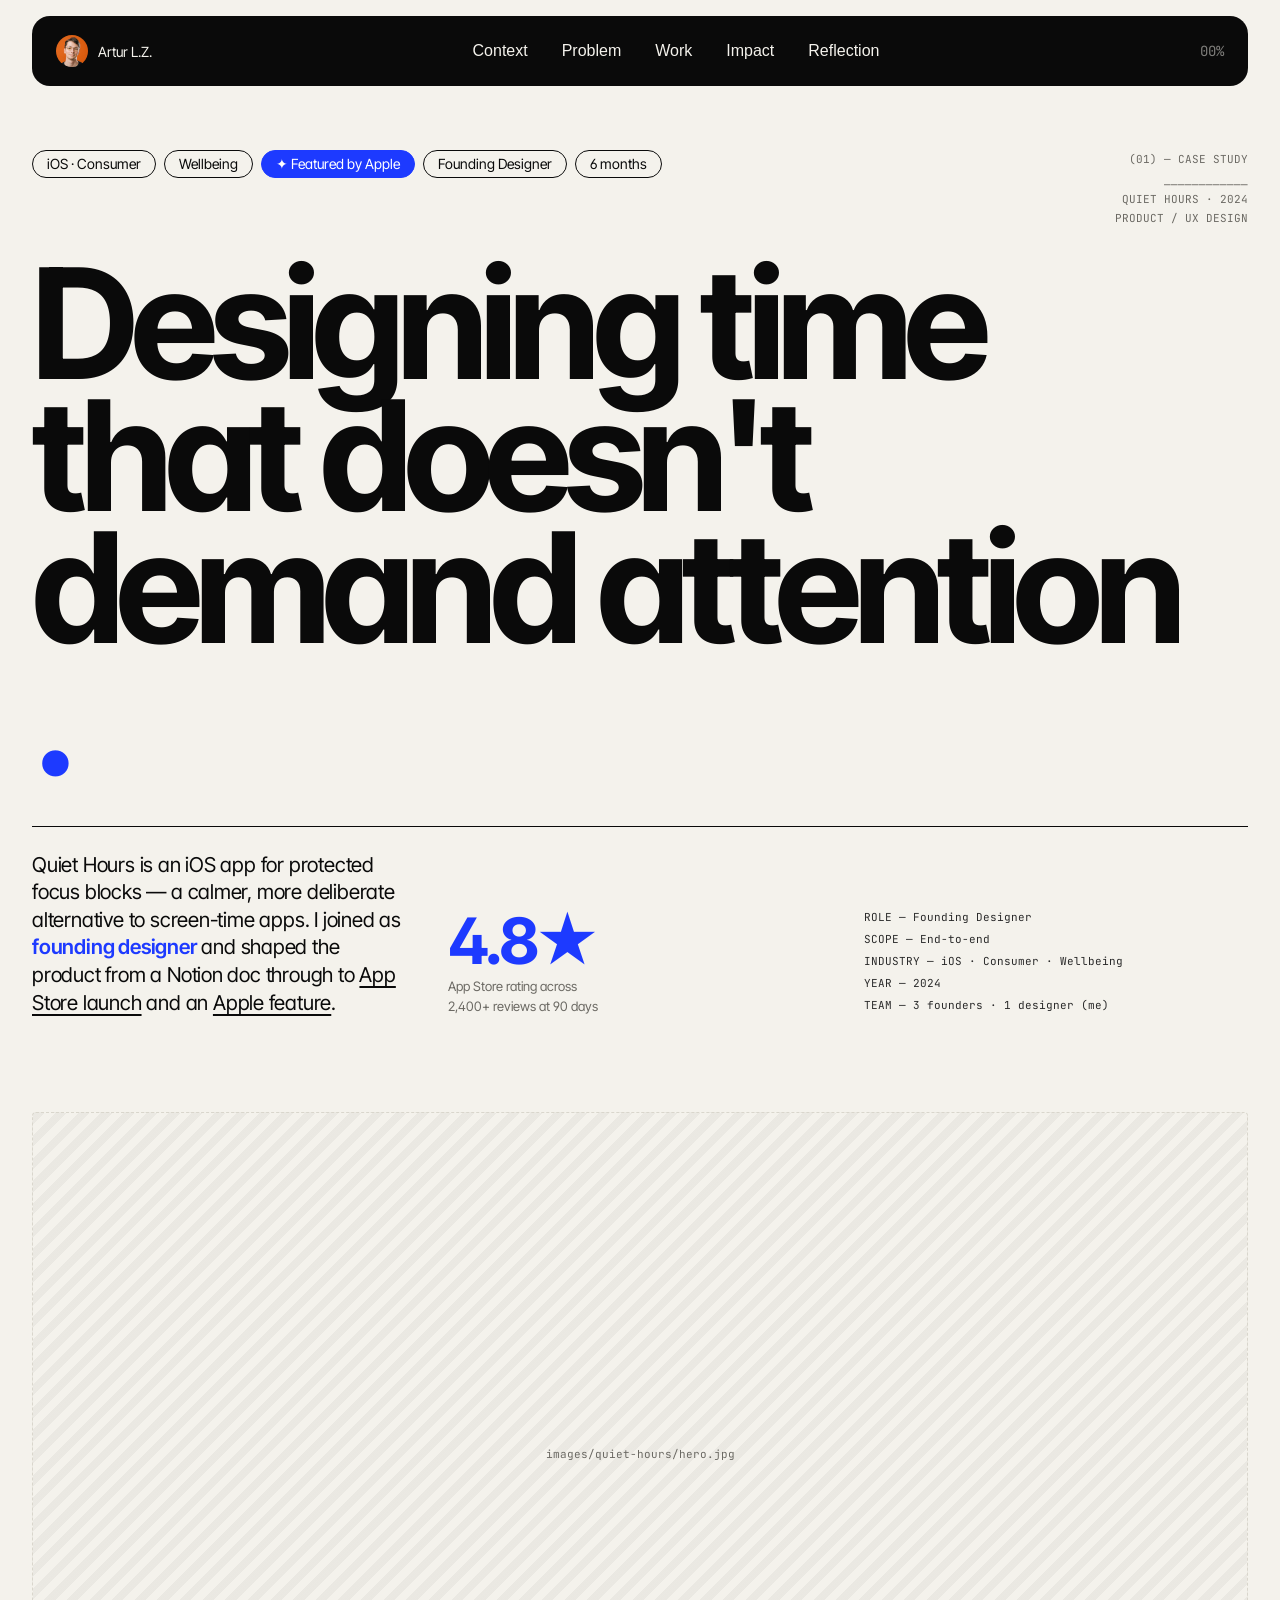
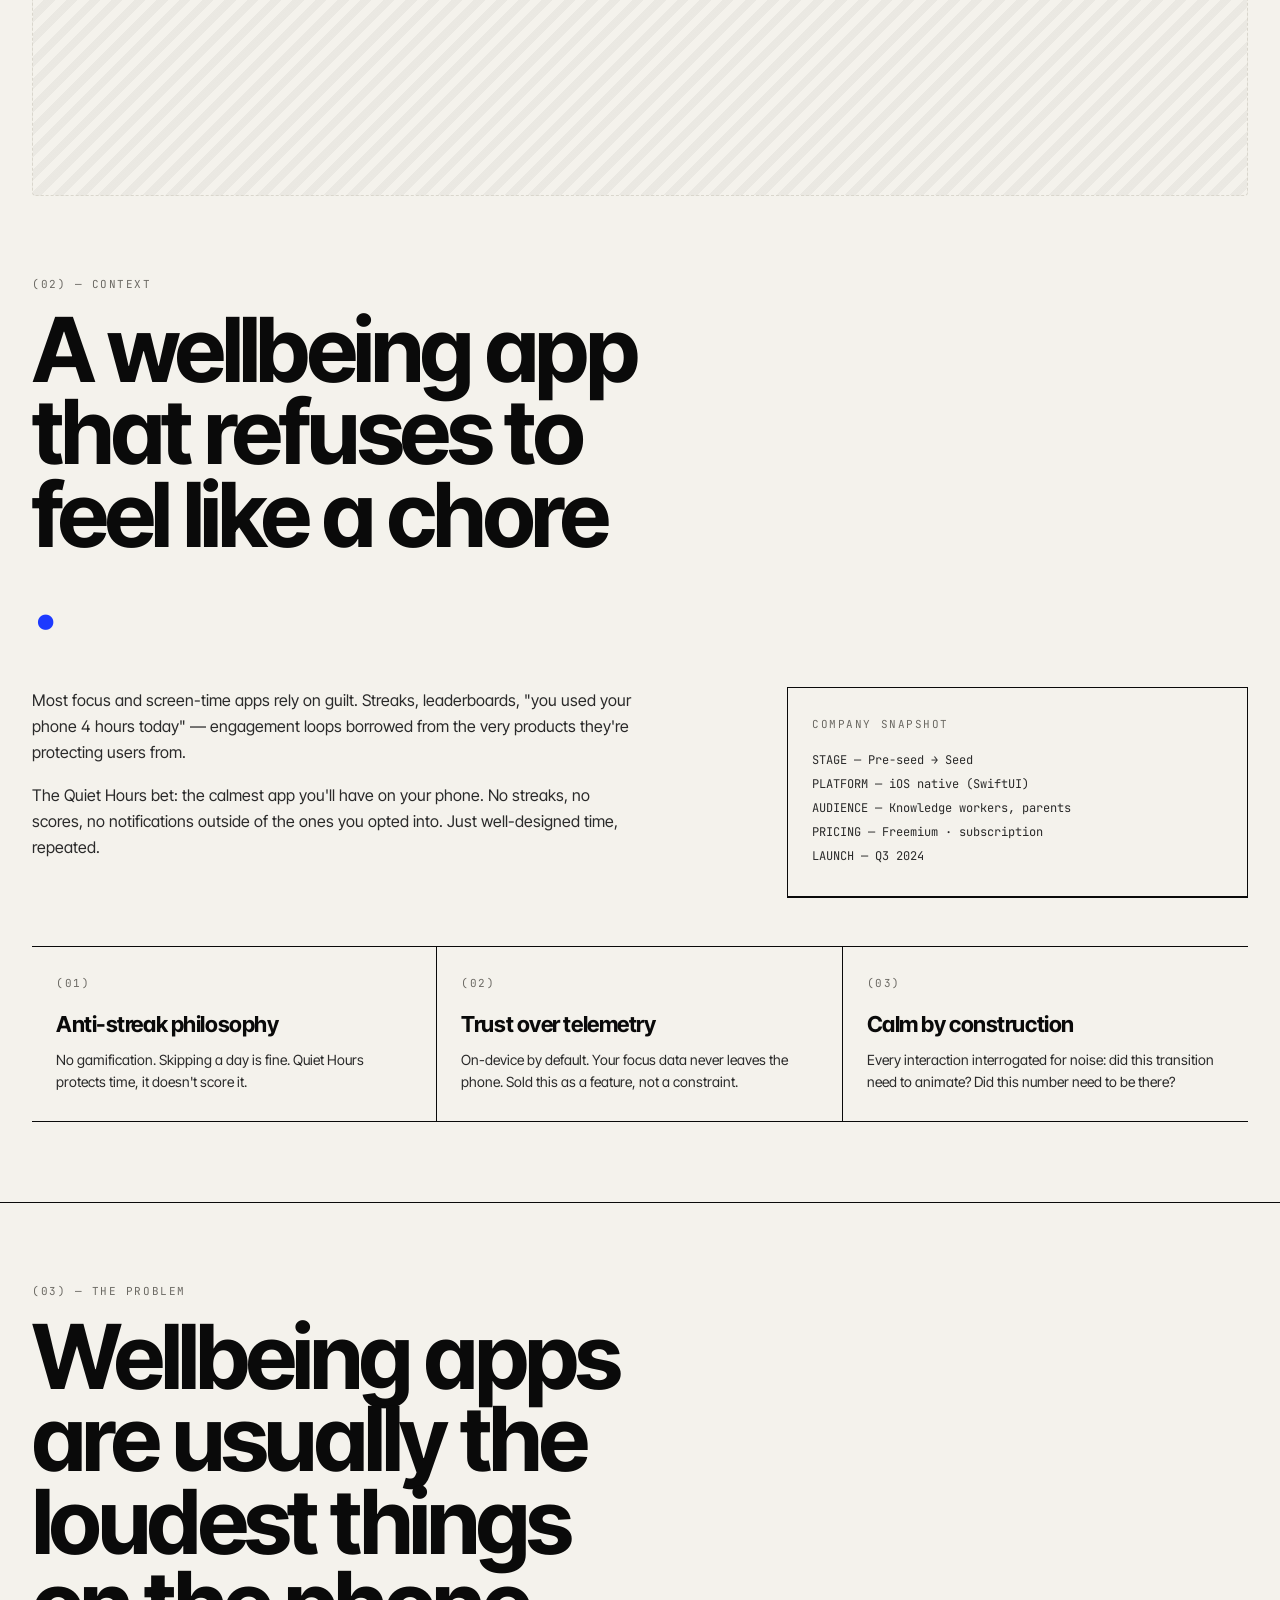
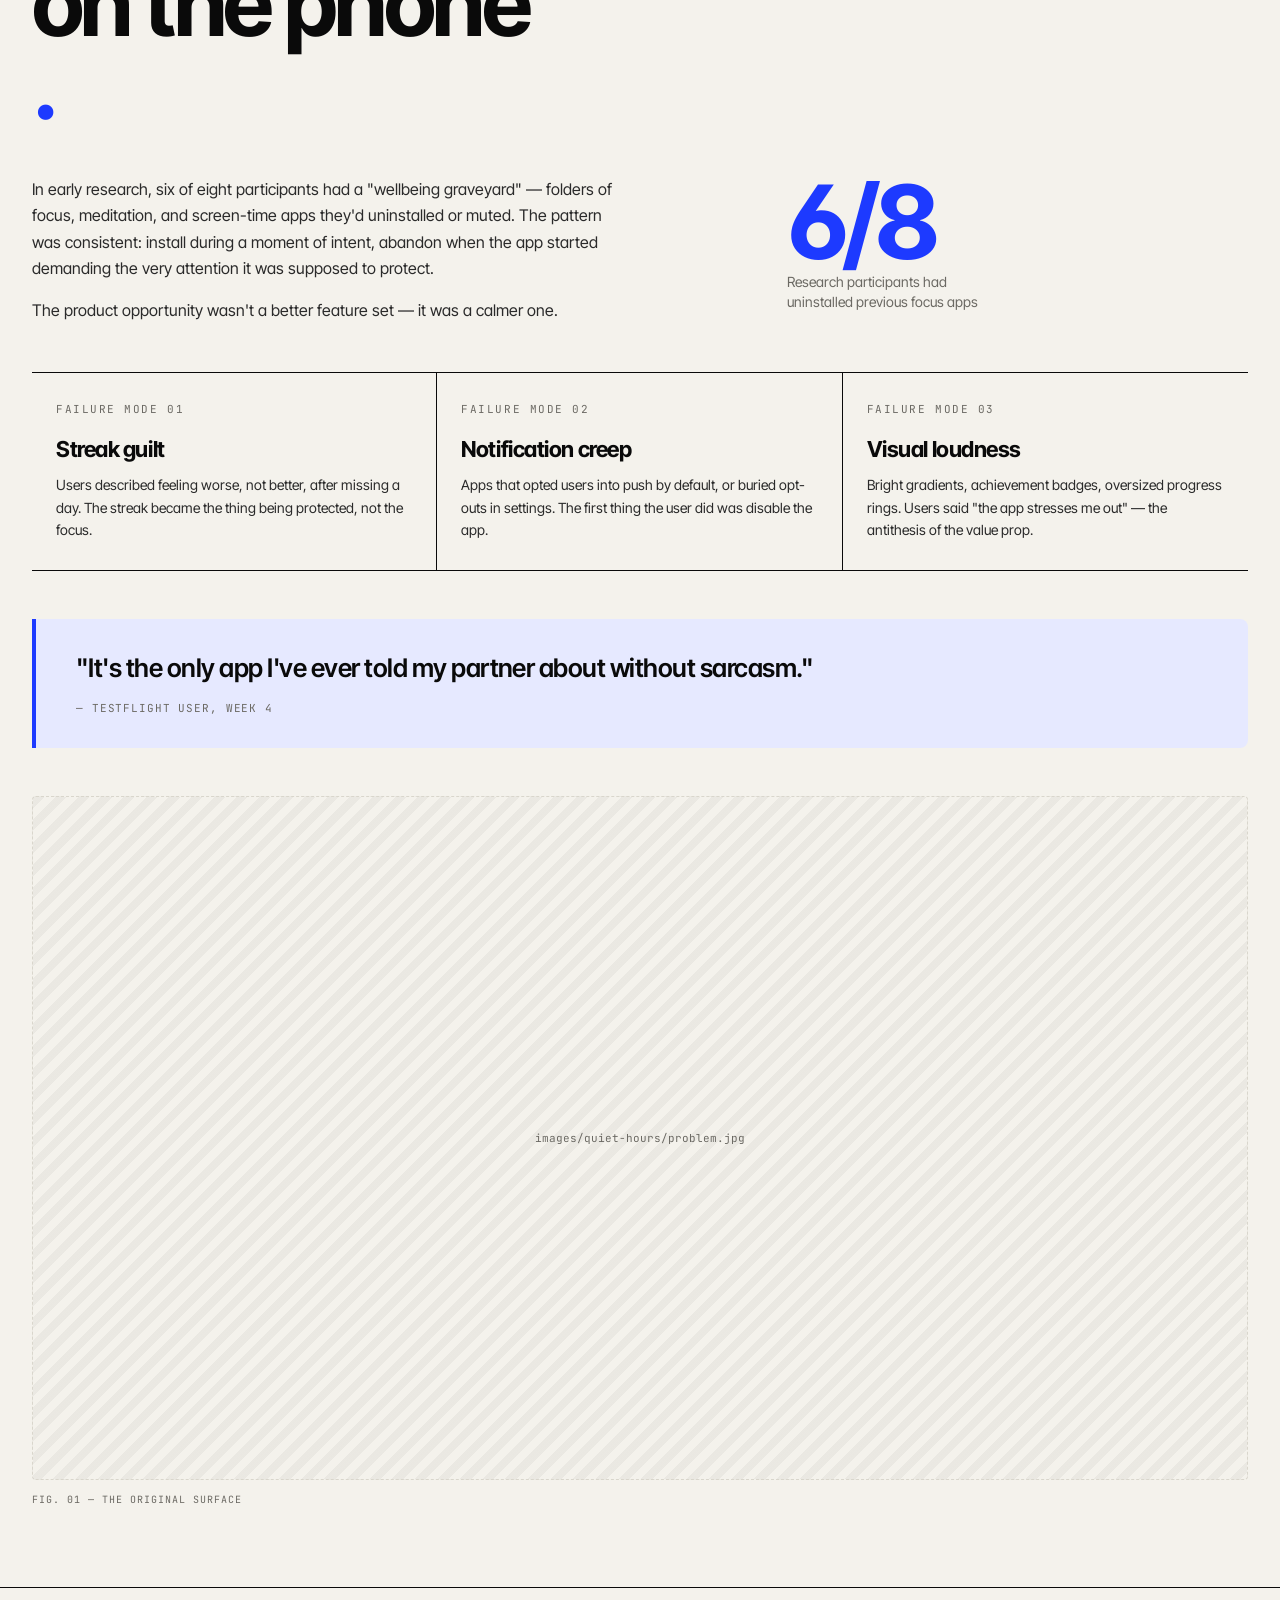
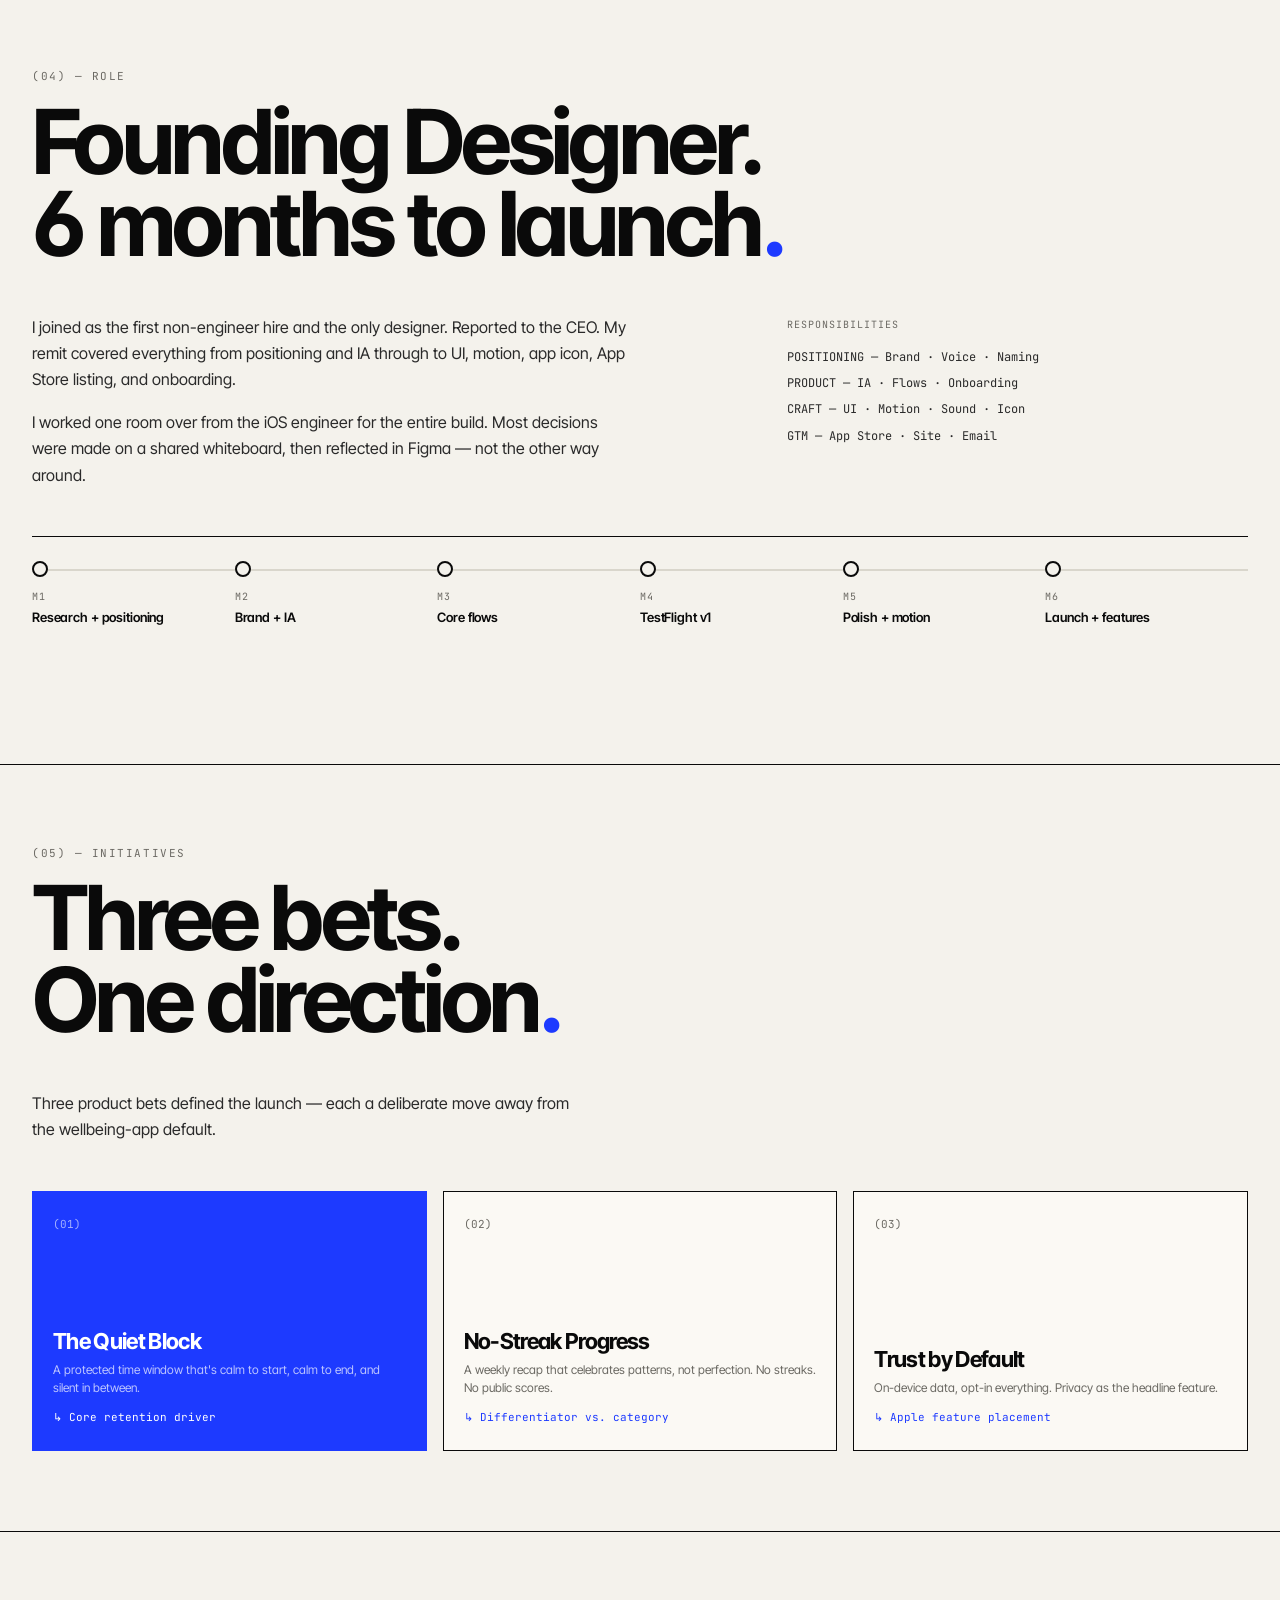
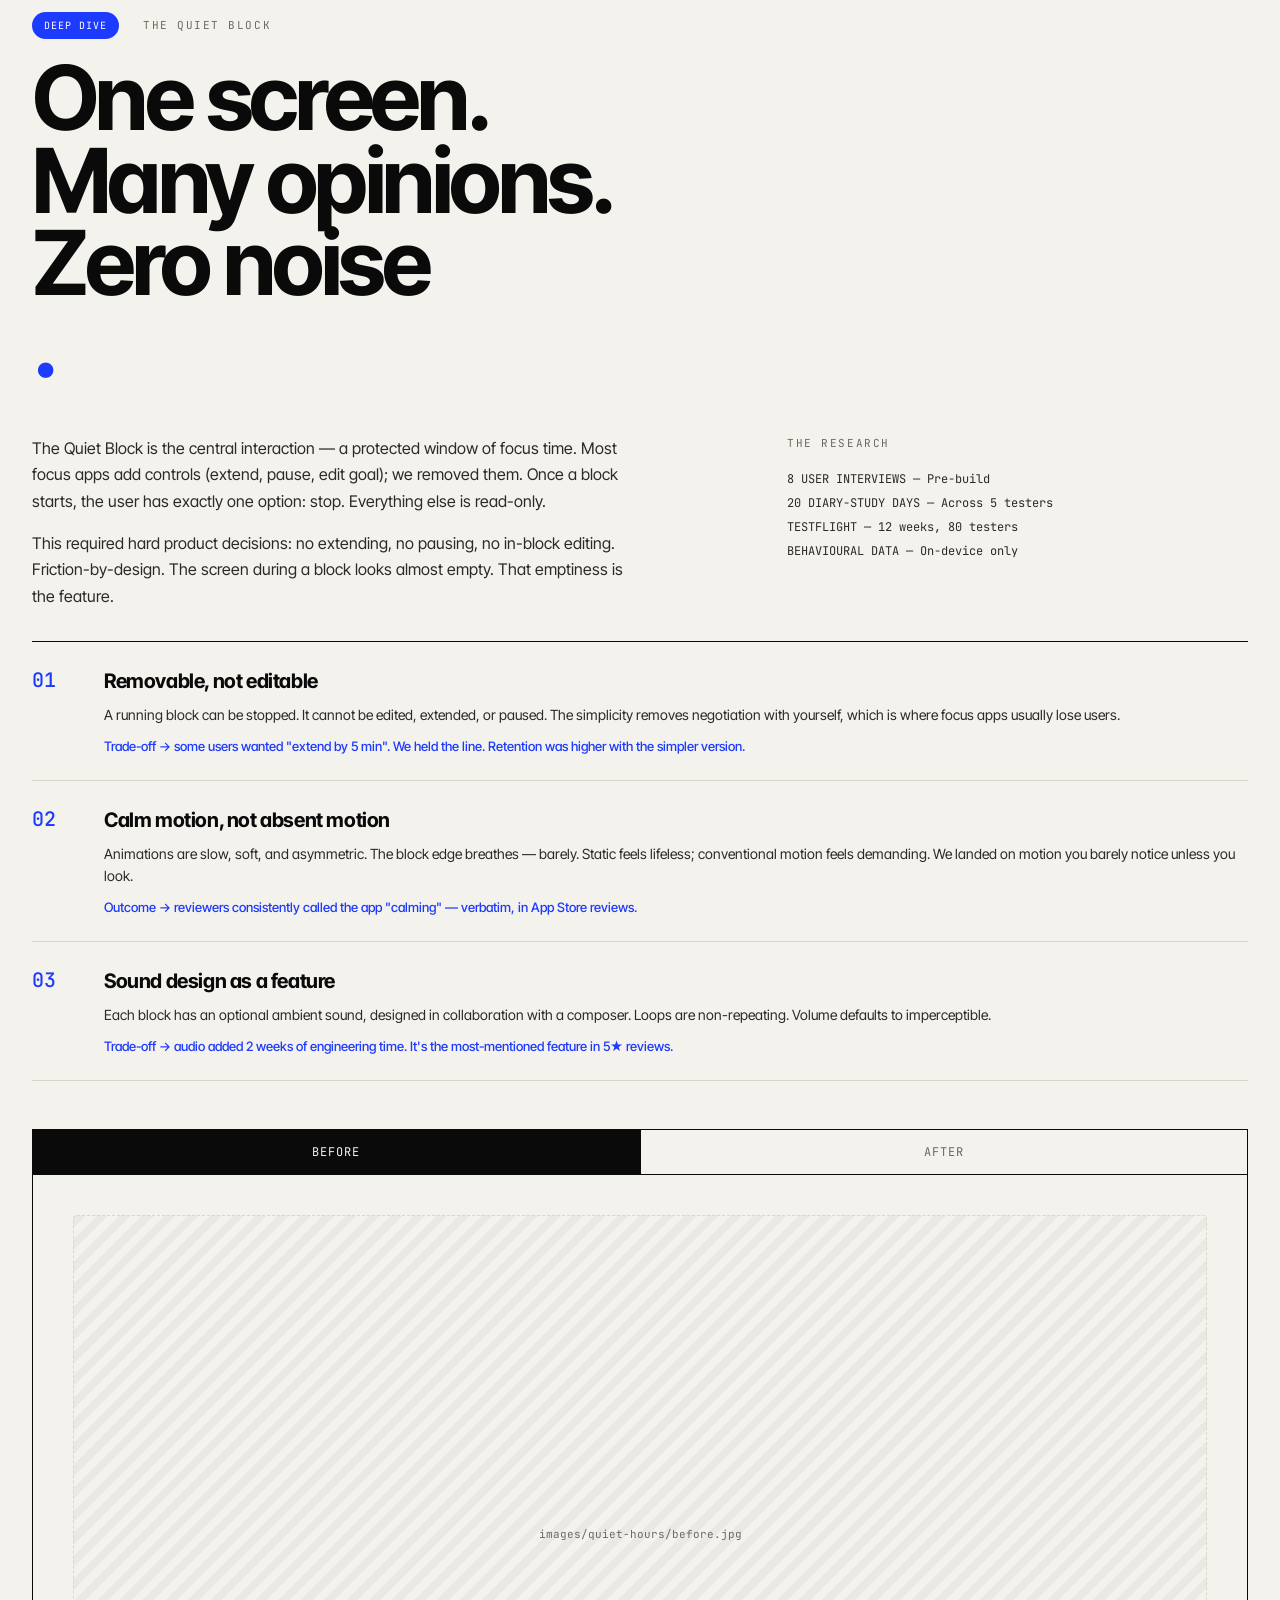
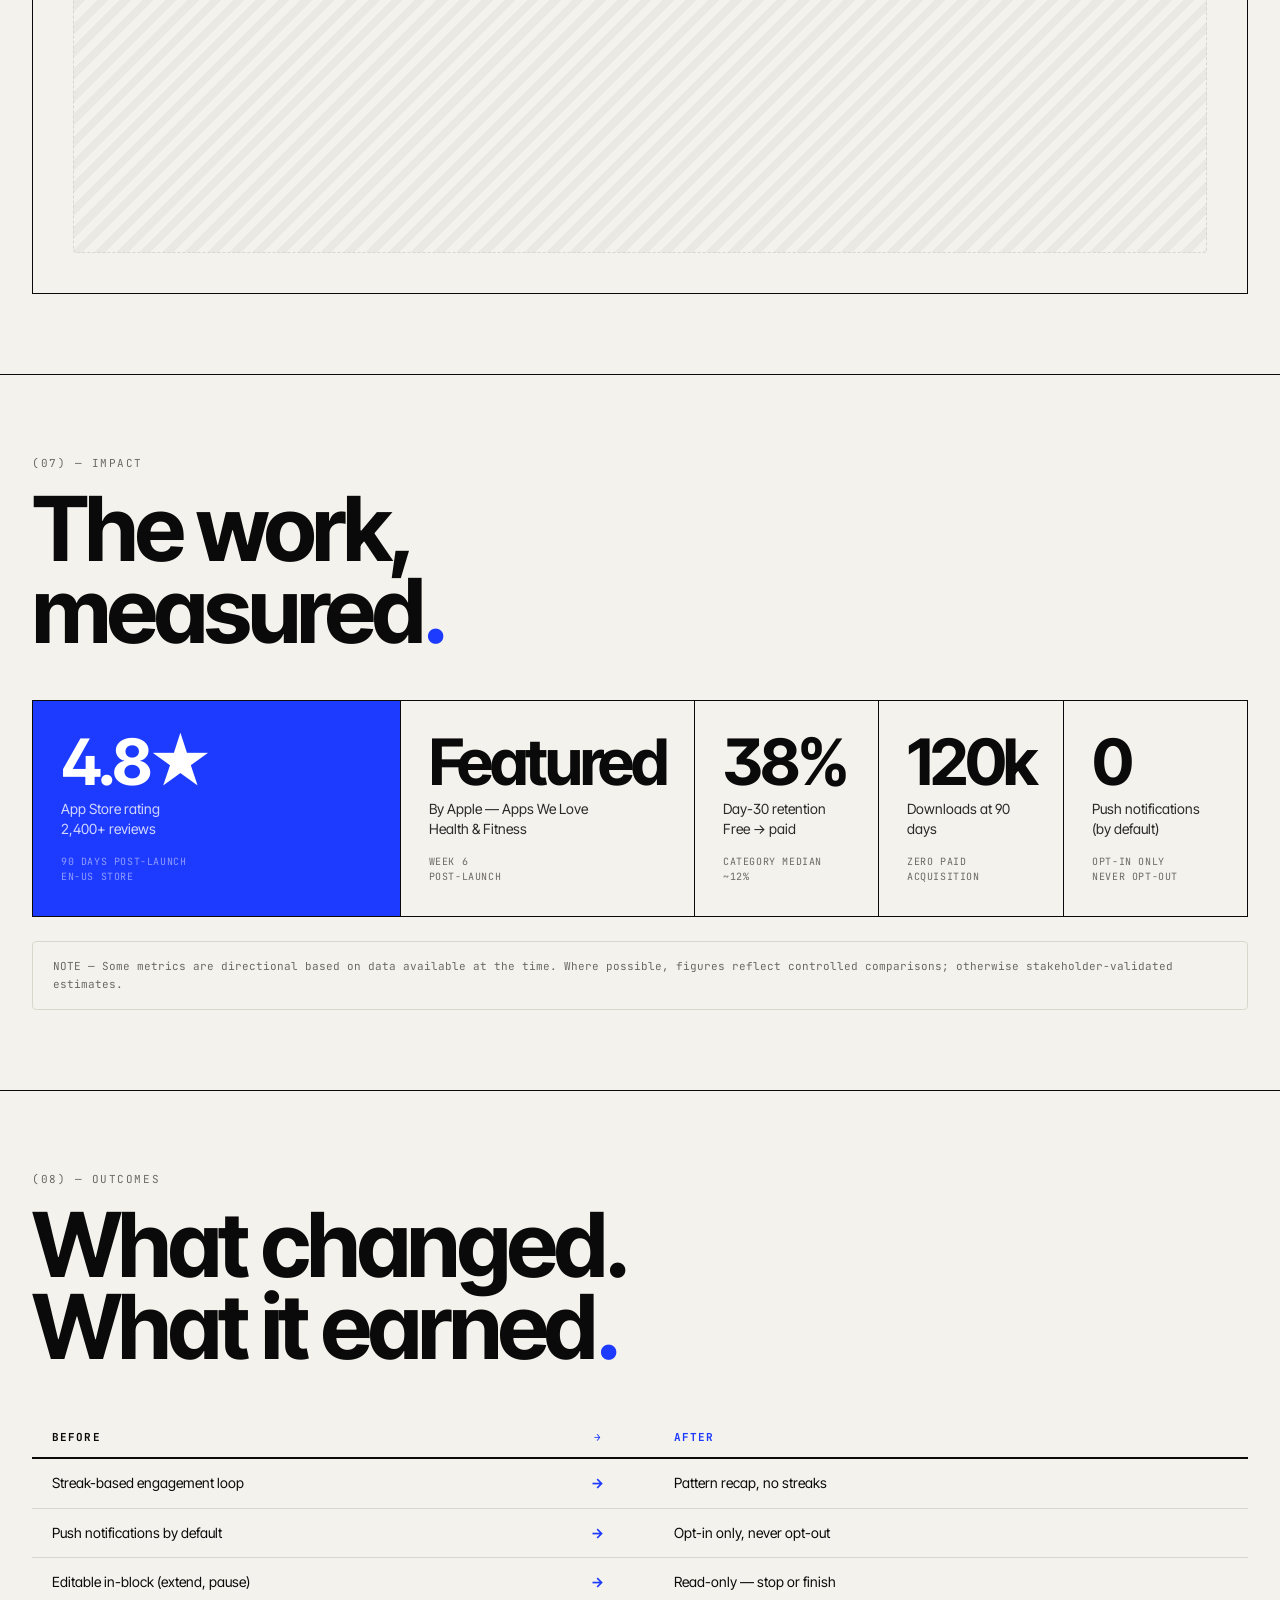
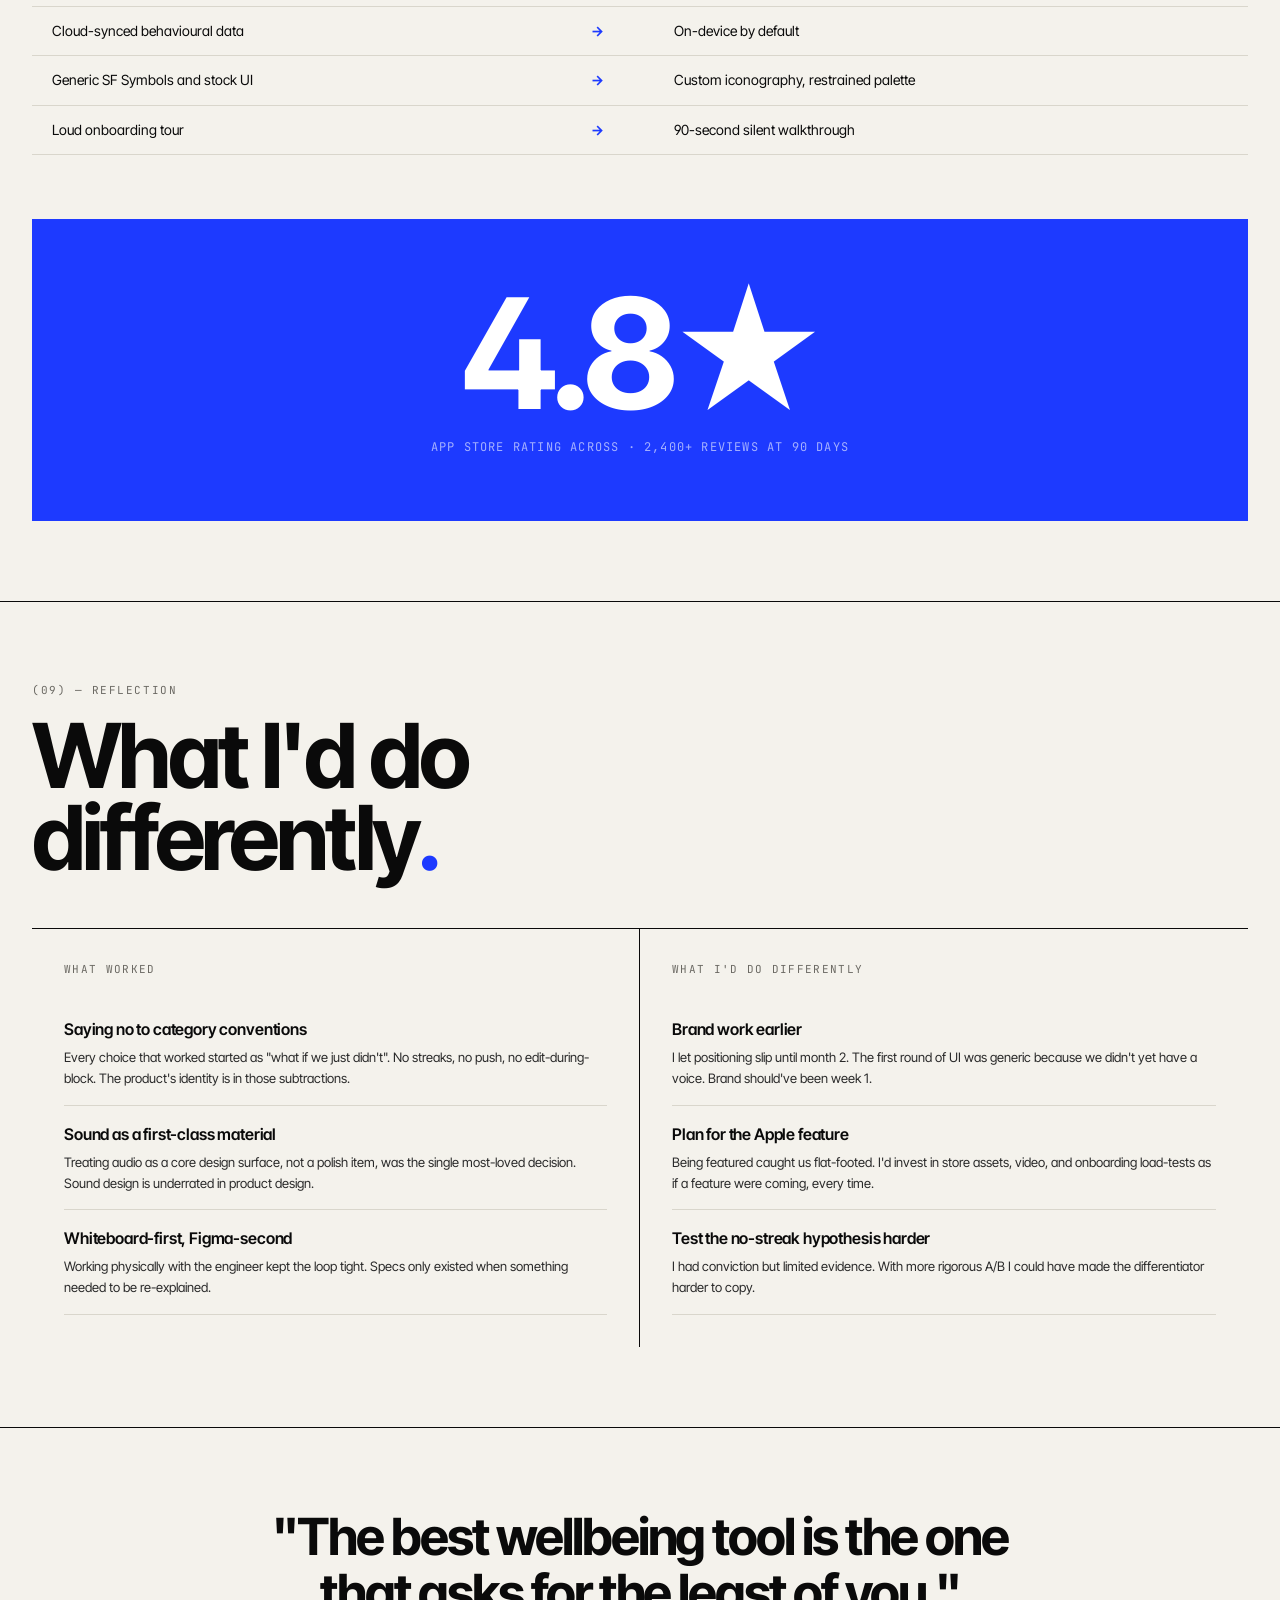
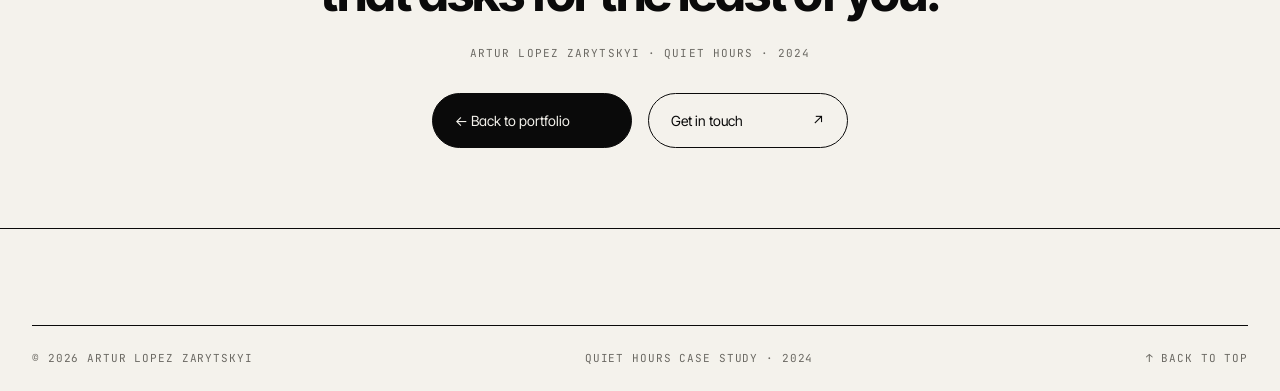
<file: quiet-hours.html>
<!DOCTYPE html>
<html lang="en" id="top">
<head>
  <meta charset="UTF-8">
  <meta name="viewport" content="width=device-width, initial-scale=1.0">
  <title>Quiet Hours — Case Study · Artur Lopez Zarytskyi</title>
  <meta name="description" content="Quiet Hours: iOS · Consumer · Wellbeing. Founding Designer, 6 months to launch.">
  <link rel="preconnect" href="https://fonts.googleapis.com">
  <link rel="preconnect" href="https://fonts.gstatic.com" crossorigin>
  <link href="https://fonts.googleapis.com/css2?family=Inter+Tight:ital,wght@0,400;0,500;0,600;0,700;1,400&family=JetBrains+Mono:wght@400;500&display=swap" rel="stylesheet">
  <link rel="stylesheet" href="styles.css">
  <link rel="stylesheet" href="case-study.css">
</head>
<body>

<!-- ─── NAV ─────────────────────────────────────────────────────────── -->
<nav class="cs-nav" id="cs-nav">
  <a href="index.html" class="cs-nav__back">
    <span class="cs-nav__back-dot" aria-hidden="true"></span>
    <span>Artur L.Z.</span>
  </a>
  <div class="cs-nav__sections" role="list">
    <button class="cs-nav__sec cs-nav__sec--active" data-target="overview">Context</button>
    <button class="cs-nav__sec" data-target="problem">Problem</button>
    <button class="cs-nav__sec" data-target="initiatives">Work</button>
    <button class="cs-nav__sec" data-target="impact">Impact</button>
    <button class="cs-nav__sec" data-target="reflection">Reflection</button>
  </div>
  <div class="cs-nav__progress mono" id="scroll-progress">00%</div>
</nav>

<!-- ─── 01 HERO ──────────────────────────────────────────────────────── -->
<section class="cs-hero" id="hero">
  <div class="cs-hero__top">
    <div class="cs-hero__pills">
      <span class="pill">iOS · Consumer</span>
      <span class="pill">Wellbeing</span>
      <span class="pill pill--accent">✦ Featured by Apple</span>
      <span class="pill">Founding Designer</span>
      <span class="pill">6 months</span>
    </div>
    <div class="mono cs-hero__meta">
      (01) — CASE STUDY<br>
      ⎯⎯⎯⎯⎯⎯⎯⎯⎯⎯⎯⎯<br>
      QUIET HOURS · 2024<br>
      PRODUCT / UX DESIGN
    </div>
  </div>

  <h1 class="display cs-hero__h1">
    Designing time<br>
    that doesn't<br>
    demand attention<br>
    <span class="text-blue" aria-hidden="true">.</span>
  </h1>

  <div class="cs-hero__bottom">
    <p class="cs-hero__lead">Quiet Hours is an iOS app for protected focus blocks — a calmer, more deliberate alternative to screen-time apps. I joined as <em class="text-blue text-semibold">founding designer</em> and shaped the product from a Notion doc through to <em class="underline-em">App Store launch</em> and an <em class="underline-em">Apple feature</em>.</p>
    <div class="cs-hero__stats">
      <div class="cs-hero__stat-num">4.8★</div>
      <div class="cs-hero__stat-label">App Store rating across<br>2,400+ reviews at 90 days</div>
    </div>
    <div class="mono cs-hero__attrs">
      ROLE — Founding Designer<br>
      SCOPE — End-to-end<br>
      INDUSTRY — iOS · Consumer · Wellbeing<br>
      YEAR — 2024<br>
      TEAM — 3 founders · 1 designer (me)
    </div>
  </div>

  <!-- HERO IMAGE — Replace with real artwork: images/quiet-hours/hero.jpg -->
  <figure class="cs-hero-image">
    <div class="cs-image-placeholder" aria-label="Quiet Hours hero image">
      <span class="mono">images/quiet-hours/hero.jpg</span>
    </div>
  </figure>
</section>

<!-- ─── 02 CONTEXT ───────────────────────────────────────────────────── -->
<section class="cs-section" id="overview">
  <div class="cs-label">(02) — Context</div>
  <h2 class="display cs-h2">A wellbeing app<br>that refuses to<br>feel like a chore<br><span class="text-blue">.</span></h2>
  <div class="cs-2col cs-2col--60-40">
    <div>
      <p class="cs-body">Most focus and screen-time apps rely on guilt. Streaks, leaderboards, "you used your phone 4 hours today" — engagement loops borrowed from the very products they're protecting users from.</p>
      <p class="cs-body">The Quiet Hours bet: the calmest app you'll have on your phone. No streaks, no scores, no notifications outside of the ones you opted into. Just well-designed time, repeated.</p>
    </div>
    <div>
      <div class="cs-3col" style="grid-template-columns:1fr; border: 1px solid var(--ink);">
        <div class="cs-3col__item" style="border-right:none;">
          <div class="cs-label">Company snapshot</div>
          <div style="margin-top:12px; font-family:'JetBrains Mono',monospace; font-size:12px; line-height:2; color:var(--ink-soft);">
            STAGE — Pre-seed → Seed<br>
            PLATFORM — iOS native (SwiftUI)<br>
            AUDIENCE — Knowledge workers, parents<br>
            PRICING — Freemium · subscription<br>
            LAUNCH — Q3 2024
          </div>
        </div>
      </div>
    </div>
  </div>

  <div class="cs-3col" style="margin-top:48px;">
    <div class="cs-3col__item">
      <div class="cs-label">(01)</div>
      <div class="cs-3col__title">Anti-streak philosophy</div>
      <p class="cs-3col__body">No gamification. Skipping a day is fine. Quiet Hours protects time, it doesn't score it.</p>
    </div>
    <div class="cs-3col__item">
      <div class="cs-label">(02)</div>
      <div class="cs-3col__title">Trust over telemetry</div>
      <p class="cs-3col__body">On-device by default. Your focus data never leaves the phone. Sold this as a feature, not a constraint.</p>
    </div>
    <div class="cs-3col__item">
      <div class="cs-label">(03)</div>
      <div class="cs-3col__title">Calm by construction</div>
      <p class="cs-3col__body">Every interaction interrogated for noise: did this transition need to animate? Did this number need to be there?</p>
    </div>
  </div>
</section>

<!-- ─── 03 PROBLEM ───────────────────────────────────────────────────── -->
<section class="cs-section" id="problem">
  <div class="cs-label">(03) — The Problem</div>
  <h2 class="display cs-h2">Wellbeing apps<br>are usually the<br>loudest things<br>on the phone<br><span class="text-blue">.</span></h2>

  <div class="cs-2col cs-2col--60-40">
    <div>
      <p class="cs-body">In early research, six of eight participants had a "wellbeing graveyard" — folders of focus, meditation, and screen-time apps they'd uninstalled or muted. The pattern was consistent: install during a moment of intent, abandon when the app started demanding the very attention it was supposed to protect.</p>
      <p class="cs-body">The product opportunity wasn't a better feature set — it was a calmer one.</p>
    </div>
    <div class="cs-stat">
      <div class="cs-stat__num">6/8</div>
      <div class="cs-stat__label">Research participants had<br>uninstalled previous focus apps</div>
    </div>
  </div>

  <div class="cs-3col" style="margin-top:48px;">
    <div class="cs-3col__item">
      <div class="cs-label">Failure mode 01</div>
      <div class="cs-3col__title">Streak guilt</div>
      <p class="cs-3col__body">Users described feeling worse, not better, after missing a day. The streak became the thing being protected, not the focus.</p>
    </div>
    <div class="cs-3col__item">
      <div class="cs-label">Failure mode 02</div>
      <div class="cs-3col__title">Notification creep</div>
      <p class="cs-3col__body">Apps that opted users into push by default, or buried opt-outs in settings. The first thing the user did was disable the app.</p>
    </div>
    <div class="cs-3col__item">
      <div class="cs-label">Failure mode 03</div>
      <div class="cs-3col__title">Visual loudness</div>
      <p class="cs-3col__body">Bright gradients, achievement badges, oversized progress rings. Users said "the app stresses me out" — the antithesis of the value prop.</p>
    </div>
  </div>

  <div class="cs-quote">
    <p class="cs-quote__text">"It's the only app I've ever told my partner about without sarcasm."</p>
    <div class="cs-quote__attr">— TestFlight user, week 4</div>
  </div>

  <!-- PROBLEM IMAGE — Replace: images/quiet-hours/problem.jpg -->
  <figure class="cs-image-figure">
    <div class="cs-image-placeholder" aria-label="Quiet Hours problem visualization">
      <span class="mono">images/quiet-hours/problem.jpg</span>
    </div>
    <figcaption class="mono">FIG. 01 — The original surface</figcaption>
  </figure>
</section>

<!-- ─── 04 ROLE ───────────────────────────────────────────────────────── -->
<section class="cs-section">
  <div class="cs-label">(04) — Role</div>
  <h2 class="display cs-h2">Founding Designer.<br>6 months to launch<span class="text-blue">.</span></h2>
  <div class="cs-2col cs-2col--60-40">
    <div>
      <p class="cs-body">I joined as the first non-engineer hire and the only designer. Reported to the CEO. My remit covered everything from positioning and IA through to UI, motion, app icon, App Store listing, and onboarding.</p>
      <p class="cs-body">I worked one room over from the iOS engineer for the entire build. Most decisions were made on a shared whiteboard, then reflected in Figma — not the other way around.</p>
    </div>
    <div>
      <div style="font-family:'JetBrains Mono',monospace; font-size:12px; line-height:2.2; color:var(--ink-soft);">
        <div style="color:var(--muted); font-size:10px; letter-spacing:0.1em; text-transform:uppercase; margin-bottom:8px;">Responsibilities</div>
        POSITIONING — Brand · Voice · Naming<br>
        PRODUCT — IA · Flows · Onboarding<br>
        CRAFT — UI · Motion · Sound · Icon<br>
        GTM — App Store · Site · Email
      </div>
    </div>
  </div>

  <div class="cs-timeline">
    <div class="cs-timeline__track">
      <div class="cs-timeline__step">
        <div class="cs-timeline__dot"></div>
        <div class="cs-timeline__period">M1</div>
        <div class="cs-timeline__label">Research + positioning</div>
      </div>
      <div class="cs-timeline__step">
        <div class="cs-timeline__dot"></div>
        <div class="cs-timeline__period">M2</div>
        <div class="cs-timeline__label">Brand + IA</div>
      </div>
      <div class="cs-timeline__step">
        <div class="cs-timeline__dot"></div>
        <div class="cs-timeline__period">M3</div>
        <div class="cs-timeline__label">Core flows</div>
      </div>
      <div class="cs-timeline__step">
        <div class="cs-timeline__dot"></div>
        <div class="cs-timeline__period">M4</div>
        <div class="cs-timeline__label">TestFlight v1</div>
      </div>
      <div class="cs-timeline__step">
        <div class="cs-timeline__dot"></div>
        <div class="cs-timeline__period">M5</div>
        <div class="cs-timeline__label">Polish + motion</div>
      </div>
      <div class="cs-timeline__step">
        <div class="cs-timeline__dot"></div>
        <div class="cs-timeline__period">M6</div>
        <div class="cs-timeline__label">Launch + features</div>
      </div>
    </div>
  </div>
</section>

<!-- ─── 05 INITIATIVES ───────────────────────────────────────────────── -->
<section class="cs-section" id="initiatives">
  <div class="cs-label">(05) — Initiatives</div>
  <h2 class="display cs-h2">Three bets.<br>One direction<span class="text-blue">.</span></h2>
  <p class="cs-body" style="max-width:560px;">Three product bets defined the launch — each a deliberate move away from the wellbeing-app default.</p>
  <div class="cs-init-grid" style="grid-template-columns:repeat(3, 1fr);">
    <div class="cs-init-card cs-init-card--accent" style="cursor:default;">
      <div class="cs-init-card__num">(01)</div>
      <div class="cs-init-card__title">The Quiet Block</div>
      <div class="cs-init-card__desc">A protected time window that's calm to start, calm to end, and silent in between.</div>
      <div class="cs-init-card__impact">↳ Core retention driver</div>
    </div>
    <div class="cs-init-card" style="cursor:default;">
      <div class="cs-init-card__num">(02)</div>
      <div class="cs-init-card__title">No-Streak Progress</div>
      <div class="cs-init-card__desc">A weekly recap that celebrates patterns, not perfection. No streaks. No public scores.</div>
      <div class="cs-init-card__impact" style="color:var(--blue);">↳ Differentiator vs. category</div>
    </div>
    <div class="cs-init-card" style="cursor:default;">
      <div class="cs-init-card__num">(03)</div>
      <div class="cs-init-card__title">Trust by Default</div>
      <div class="cs-init-card__desc">On-device data, opt-in everything. Privacy as the headline feature.</div>
      <div class="cs-init-card__impact" style="color:var(--blue);">↳ Apple feature placement</div>
    </div>
  </div>
</section>

<!-- ─── 06 DEEP DIVE ─────────────────────────────────────────────────── -->
<section class="cs-section" id="dd-main">
  <div class="cs-dd-header">
    <span class="cs-dd-tag">Deep Dive</span>
    <div class="cs-label">The Quiet Block</div>
  </div>
  <h2 class="display cs-h2">One screen.<br>Many opinions.<br>Zero noise<br><span class="text-blue">.</span></h2>
  <div class="cs-2col cs-2col--60-40">
    <div>
      <p class="cs-body">The Quiet Block is the central interaction — a protected window of focus time. Most focus apps add controls (extend, pause, edit goal); we removed them. Once a block starts, the user has exactly one option: stop. Everything else is read-only.</p>
      <p class="cs-body" style="margin-top:16px;">This required hard product decisions: no extending, no pausing, no in-block editing. Friction-by-design. The screen during a block looks almost empty. That emptiness is the feature.</p>
    </div>
    <div>
      <div class="cs-label">The research</div>
      <div style="margin-top:12px; font-family:'JetBrains Mono',monospace; font-size:12px; line-height:2; color:var(--ink-soft);">
        8 USER INTERVIEWS — Pre-build<br>
        20 DIARY-STUDY DAYS — Across 5 testers<br>
        TESTFLIGHT — 12 weeks, 80 testers<br>
        BEHAVIOURAL DATA — On-device only
      </div>
    </div>
  </div>

  <div class="cs-decision-list">
    <div class="cs-decision">
      <div class="cs-decision__num">01</div>
      <div>
        <div class="cs-decision__title">Removable, not editable</div>
        <p class="cs-decision__body">A running block can be stopped. It cannot be edited, extended, or paused. The simplicity removes negotiation with yourself, which is where focus apps usually lose users.</p>
        <div class="cs-decision__tradeoff">Trade-off → some users wanted "extend by 5 min". We held the line. Retention was higher with the simpler version.</div>
      </div>
    </div>
    <div class="cs-decision">
      <div class="cs-decision__num">02</div>
      <div>
        <div class="cs-decision__title">Calm motion, not absent motion</div>
        <p class="cs-decision__body">Animations are slow, soft, and asymmetric. The block edge breathes — barely. Static feels lifeless; conventional motion feels demanding. We landed on motion you barely notice unless you look.</p>
        <div class="cs-decision__tradeoff">Outcome → reviewers consistently called the app "calming" — verbatim, in App Store reviews.</div>
      </div>
    </div>
    <div class="cs-decision">
      <div class="cs-decision__num">03</div>
      <div>
        <div class="cs-decision__title">Sound design as a feature</div>
        <p class="cs-decision__body">Each block has an optional ambient sound, designed in collaboration with a composer. Loops are non-repeating. Volume defaults to imperceptible.</p>
        <div class="cs-decision__tradeoff">Trade-off → audio added 2 weeks of engineering time. It's the most-mentioned feature in 5★ reviews.</div>
      </div>
    </div>
  </div>

  <!-- BEFORE/AFTER IMAGES — Replace:
       images/quiet-hours/before.jpg — original surface
       images/quiet-hours/after.jpg  — redesigned surface -->
  <div class="cs-before-after">
    <div class="cs-ba-tabs">
      <button class="cs-ba-tab cs-ba-tab--active" data-panel="before-1">Before</button>
      <button class="cs-ba-tab" data-panel="after-1">After</button>
    </div>
    <div class="cs-ba-panel cs-ba-panel--active" id="before-1">
      <div class="cs-ba-screen"><span>images/quiet-hours/before.jpg</span></div>
    </div>
    <div class="cs-ba-panel" id="after-1">
      <div class="cs-ba-screen"><span>images/quiet-hours/after.jpg</span></div>
    </div>
  </div>
</section>

<!-- ─── 07 IMPACT ────────────────────────────────────────────────────── -->
<section class="cs-section" id="impact">
  <div class="cs-label">(07) — Impact</div>
  <h2 class="display cs-h2">The work,<br>measured<span class="text-blue">.</span></h2>
  <div class="cs-metric-grid">
    <div class="cs-metric cs-metric--hero">
      <div class="cs-metric__num">4.8★</div>
      <div class="cs-metric__label">App Store rating<br>2,400+ reviews</div>
      <div class="cs-metric__context">90 DAYS POST-LAUNCH<br>EN-US STORE</div>
    </div>
    <div class="cs-metric">
      <div class="cs-metric__num" style="color:var(--ink);">Featured</div>
      <div class="cs-metric__label">By Apple — Apps We Love<br>Health & Fitness</div>
      <div class="cs-metric__context">WEEK 6<br>POST-LAUNCH</div>
    </div>
    <div class="cs-metric">
      <div class="cs-metric__num" style="color:var(--ink);">38%</div>
      <div class="cs-metric__label">Day-30 retention<br>Free → paid</div>
      <div class="cs-metric__context">CATEGORY MEDIAN<br>~12%</div>
    </div>
    <div class="cs-metric">
      <div class="cs-metric__num" style="color:var(--ink);">120k</div>
      <div class="cs-metric__label">Downloads at 90 days</div>
      <div class="cs-metric__context">ZERO PAID<br>ACQUISITION</div>
    </div>
    <div class="cs-metric">
      <div class="cs-metric__num" style="color:var(--ink);">0</div>
      <div class="cs-metric__label">Push notifications<br>(by default)</div>
      <div class="cs-metric__context">OPT-IN ONLY<br>NEVER OPT-OUT</div>
    </div>
  </div>
  <div style="margin-top:24px; padding:16px 20px; border:1px solid var(--hairline); border-radius:4px; font-family:'JetBrains Mono',monospace; font-size:11px; color:var(--muted); line-height:1.6;">
    NOTE — Some metrics are directional based on data available at the time. Where possible, figures reflect controlled comparisons; otherwise stakeholder-validated estimates.
  </div>
</section>

<!-- ─── 08 OUTCOMES ──────────────────────────────────────────────────── -->
<section class="cs-section">
  <div class="cs-label">(08) — Outcomes</div>
  <h2 class="display cs-h2">What changed.<br>What it earned<span class="text-blue">.</span></h2>
  <table class="cs-ba-table">
    <thead>
      <tr><th>Before</th><th class="arrow">→</th><th>After</th></tr>
    </thead>
    <tbody>
      <tr><td>Streak-based engagement loop</td><td class="arrow">→</td><td>Pattern recap, no streaks</td></tr>
      <tr><td>Push notifications by default</td><td class="arrow">→</td><td>Opt-in only, never opt-out</td></tr>
      <tr><td>Editable in-block (extend, pause)</td><td class="arrow">→</td><td>Read-only — stop or finish</td></tr>
      <tr><td>Cloud-synced behavioural data</td><td class="arrow">→</td><td>On-device by default</td></tr>
      <tr><td>Generic SF Symbols and stock UI</td><td class="arrow">→</td><td>Custom iconography, restrained palette</td></tr>
      <tr><td>Loud onboarding tour</td><td class="arrow">→</td><td>90-second silent walkthrough</td></tr>
    </tbody>
  </table>

  <div style="margin-top:64px; padding:64px 32px; background:var(--blue); text-align:center; border:1px solid var(--blue);">
    <div style="font-family:'Inter Tight',sans-serif; font-weight:700; font-size:clamp(80px,12vw,160px); letter-spacing:-0.05em; line-height:0.9; color:#fff;">4.8★</div>
    <div style="margin-top:16px; font-family:'JetBrains Mono',monospace; font-size:12px; letter-spacing:0.1em; color:rgba(255,255,255,0.6); text-transform:uppercase;">App Store rating across · 2,400+ reviews at 90 days</div>
  </div>
</section>

<!-- ─── 09 REFLECTION ────────────────────────────────────────────────── -->
<section class="cs-section" id="reflection">
  <div class="cs-label">(09) — Reflection</div>
  <h2 class="display cs-h2">What I'd do<br>differently<span class="text-blue">.</span></h2>
  <div class="cs-reflect-grid">
    <div class="cs-reflect-col">
      <div class="cs-reflect-col__header">What worked</div>
      <div class="cs-reflect-item">
        <div class="cs-reflect-item__title">Saying no to category conventions</div>
        <p class="cs-reflect-item__body">Every choice that worked started as "what if we just didn't". No streaks, no push, no edit-during-block. The product's identity is in those subtractions.</p>
      </div>
      <div class="cs-reflect-item">
        <div class="cs-reflect-item__title">Sound as a first-class material</div>
        <p class="cs-reflect-item__body">Treating audio as a core design surface, not a polish item, was the single most-loved decision. Sound design is underrated in product design.</p>
      </div>
      <div class="cs-reflect-item">
        <div class="cs-reflect-item__title">Whiteboard-first, Figma-second</div>
        <p class="cs-reflect-item__body">Working physically with the engineer kept the loop tight. Specs only existed when something needed to be re-explained.</p>
      </div>
    </div>
    <div class="cs-reflect-col">
      <div class="cs-reflect-col__header">What I'd do differently</div>
      <div class="cs-reflect-item">
        <div class="cs-reflect-item__title">Brand work earlier</div>
        <p class="cs-reflect-item__body">I let positioning slip until month 2. The first round of UI was generic because we didn't yet have a voice. Brand should've been week 1.</p>
      </div>
      <div class="cs-reflect-item">
        <div class="cs-reflect-item__title">Plan for the Apple feature</div>
        <p class="cs-reflect-item__body">Being featured caught us flat-footed. I'd invest in store assets, video, and onboarding load-tests as if a feature were coming, every time.</p>
      </div>
      <div class="cs-reflect-item">
        <div class="cs-reflect-item__title">Test the no-streak hypothesis harder</div>
        <p class="cs-reflect-item__body">I had conviction but limited evidence. With more rigorous A/B I could have made the differentiator harder to copy.</p>
      </div>
    </div>
  </div>
</section>

<!-- ─── CLOSING ──────────────────────────────────────────────────────── -->
<div class="cs-closing-quote">
  <p class="cs-closing-quote__text display">
    "The best wellbeing tool is the one that asks for the least of you."
  </p>
  <div class="cs-closing-quote__attr">Artur Lopez Zarytskyi · Quiet Hours · 2024</div>
  <div style="margin-top:32px; display:flex; justify-content:center; gap:16px;">
    <a href="index.html" class="btn btn--primary" style="max-width:200px;"><span>← Back to portfolio</span></a>
    <a href="mailto:artur@lopezzarytskyi.com" class="btn btn--outline" style="max-width:200px;"><span>Get in touch</span><span>↗</span></a>
  </div>
</div>

<!-- ─── FOOTER ───────────────────────────────────────────────────────── -->
<footer class="footer">
  <span class="mono">© 2026 ARTUR LOPEZ ZARYTSKYI</span>
  <span class="mono">QUIET HOURS CASE STUDY · 2024</span>
  <a href="#top" class="mono footer__back-to-top">↑ BACK TO TOP</a>
</footer>

<script src="case-study.js"></script>
</body>
</html>
</file>
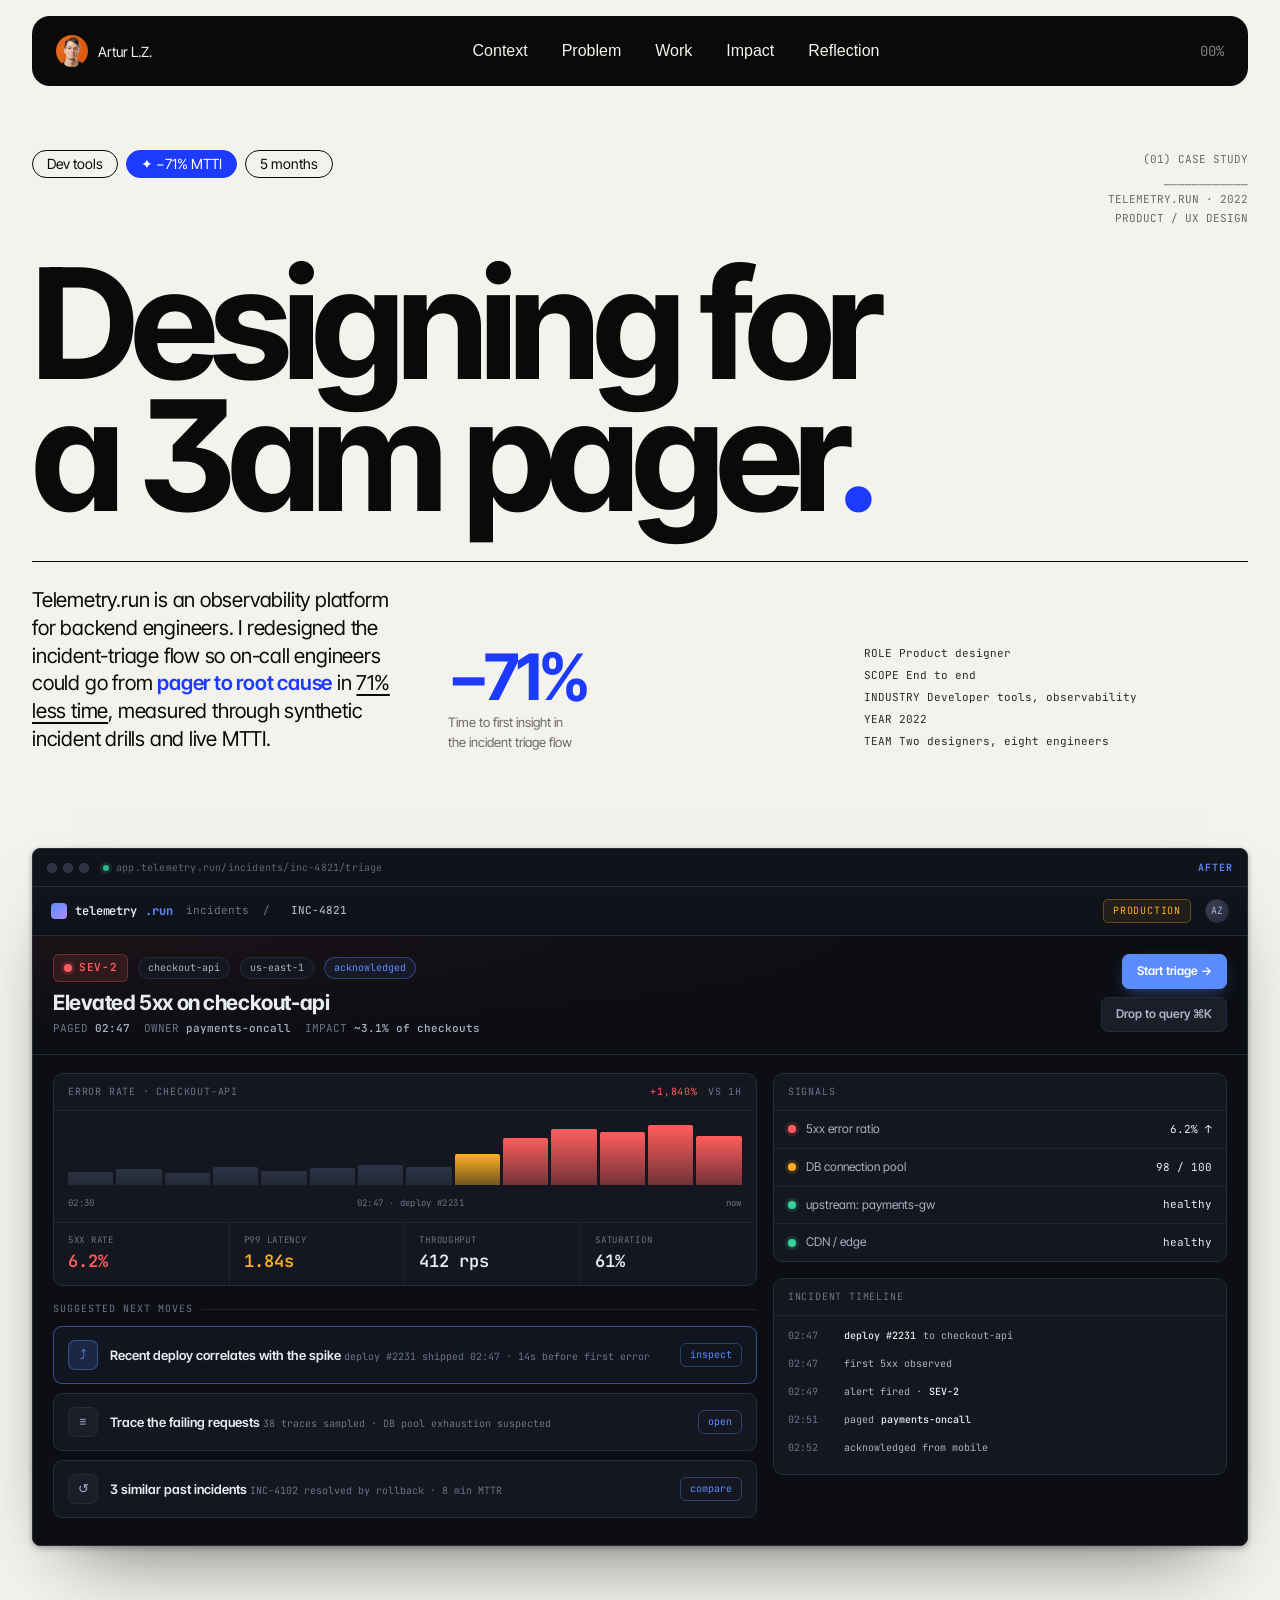
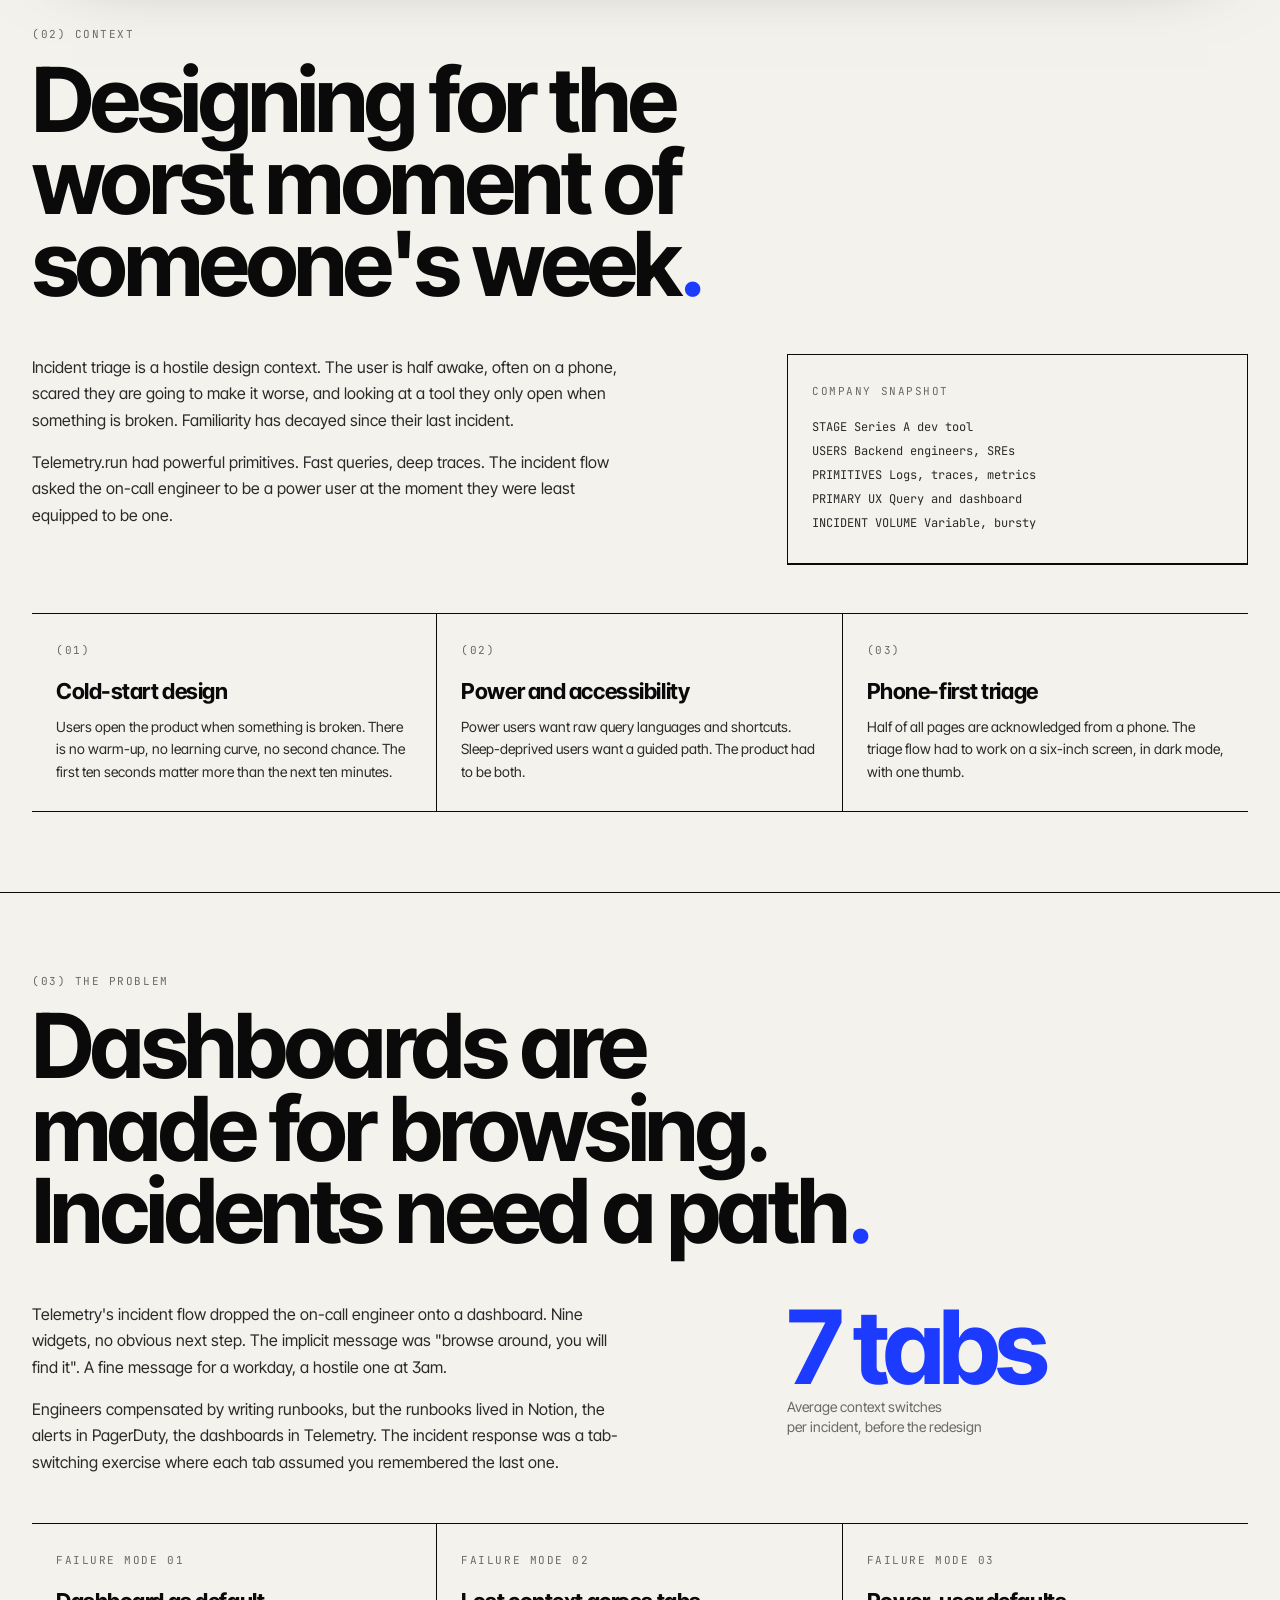
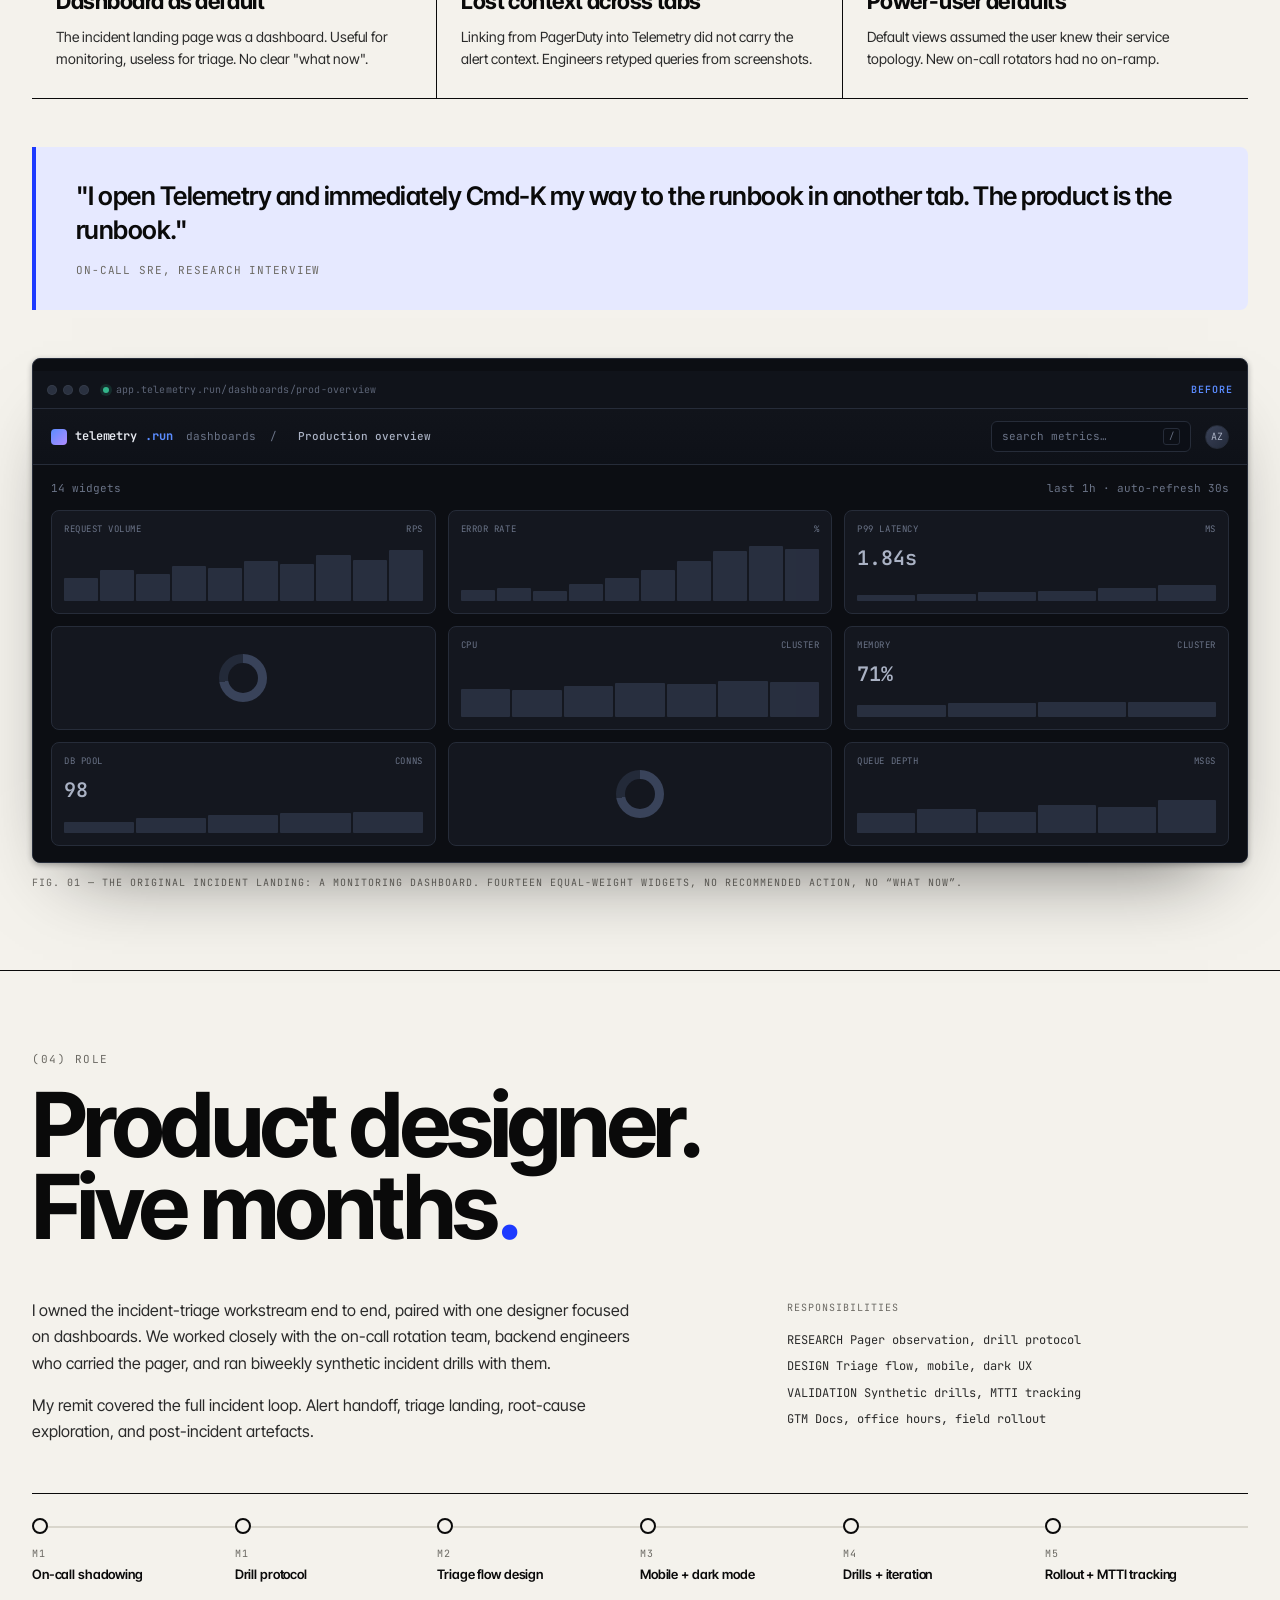
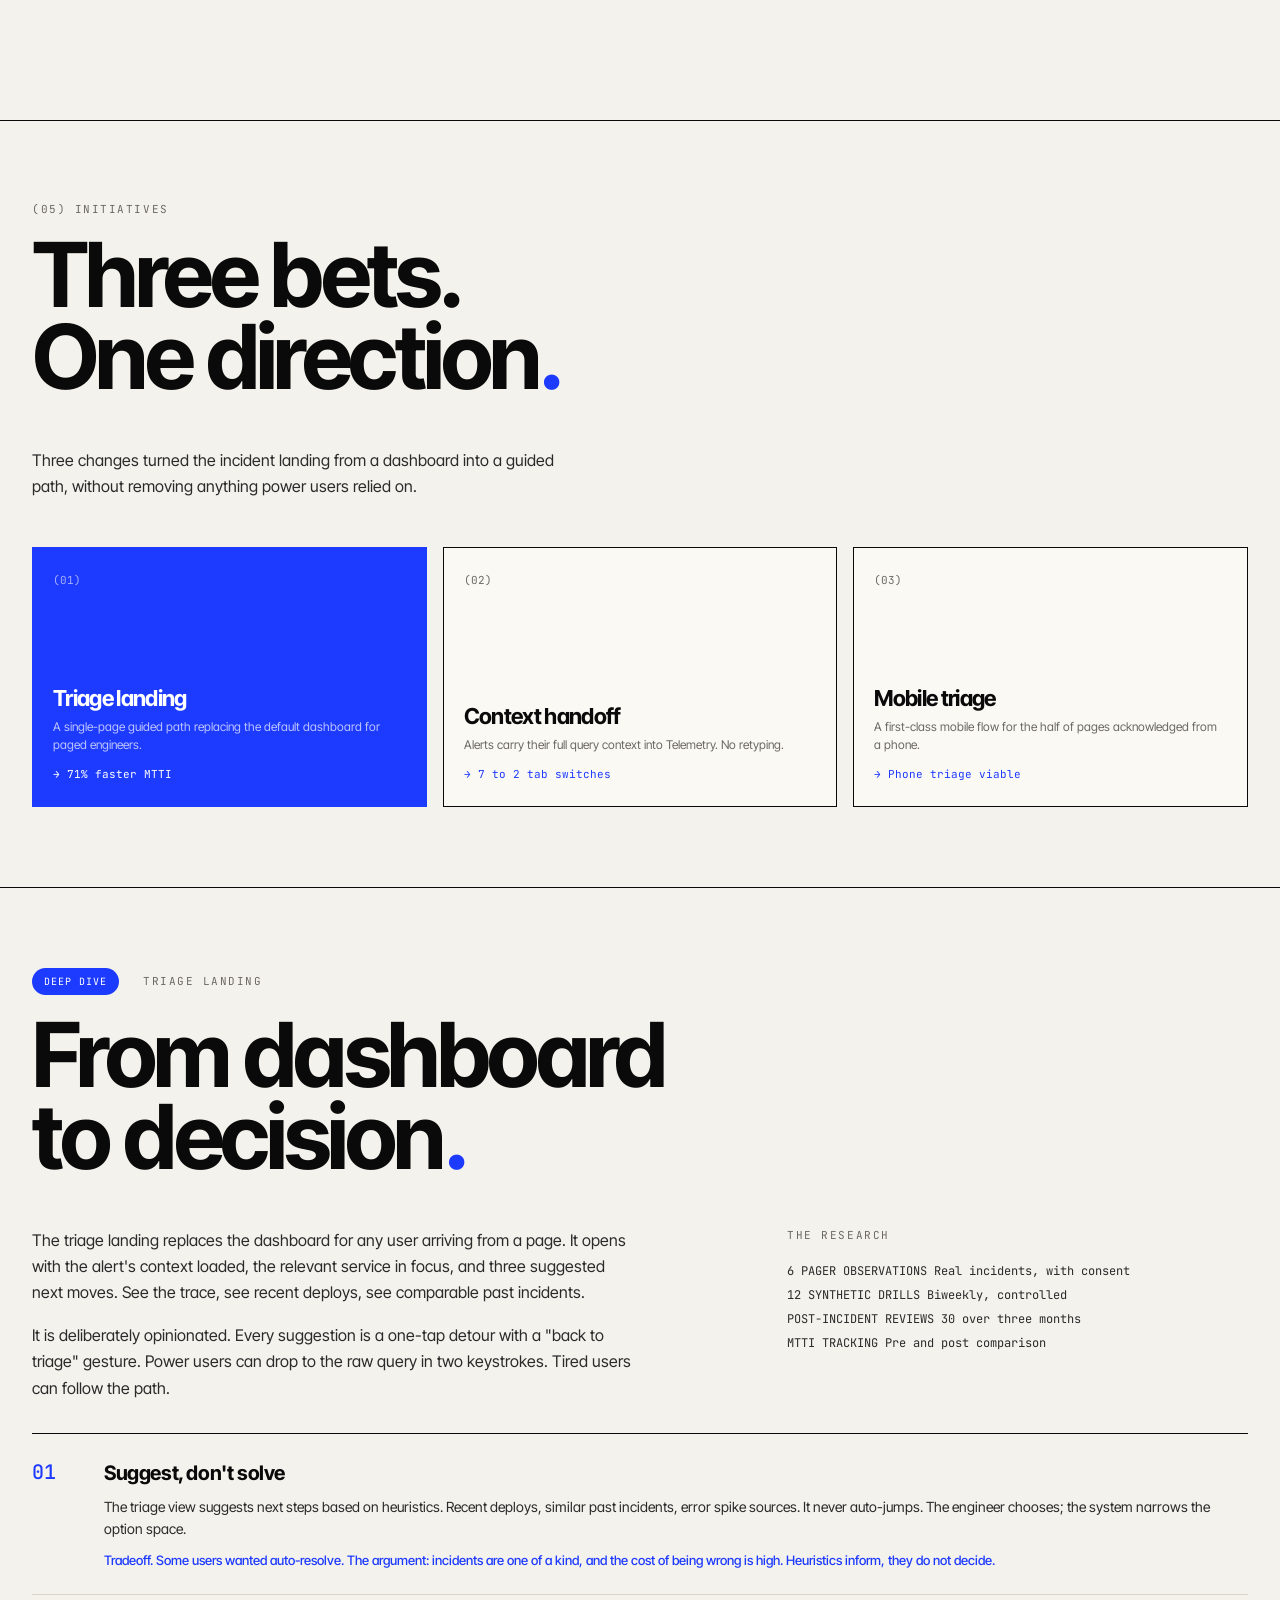
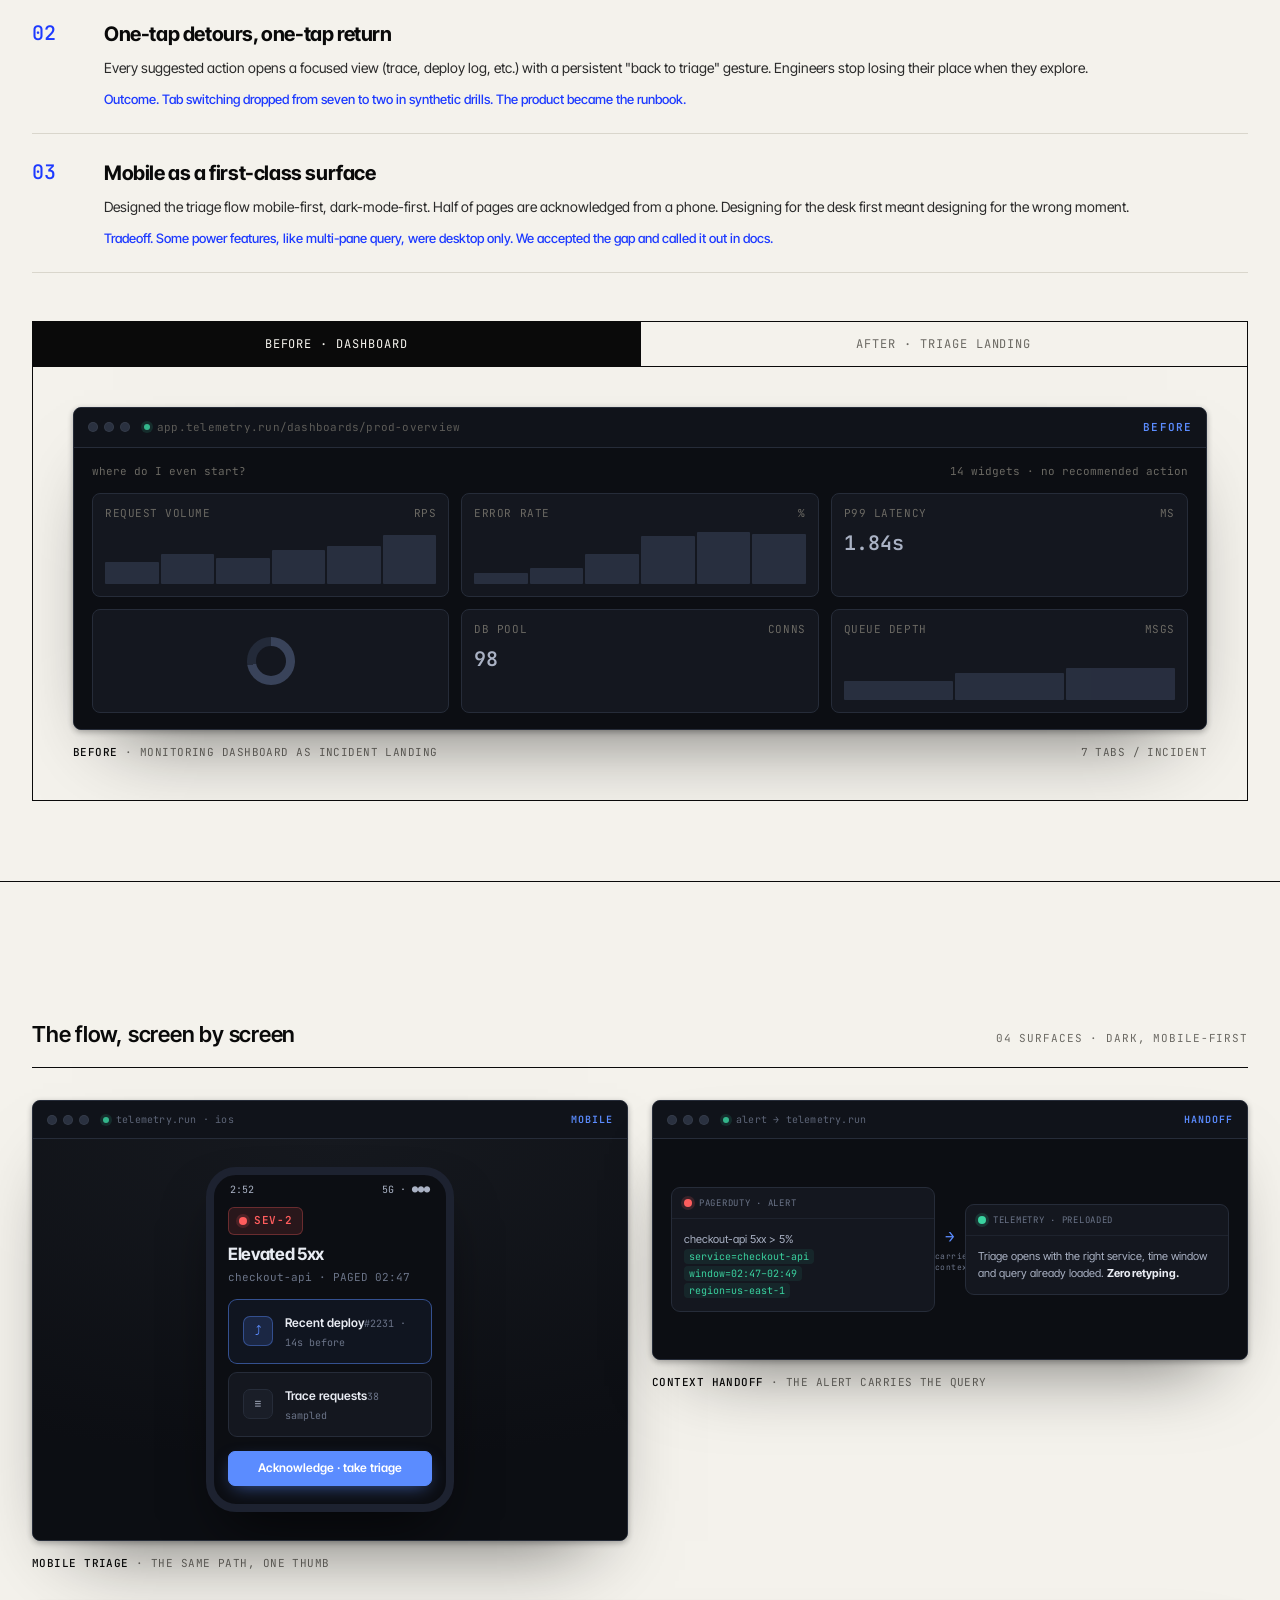
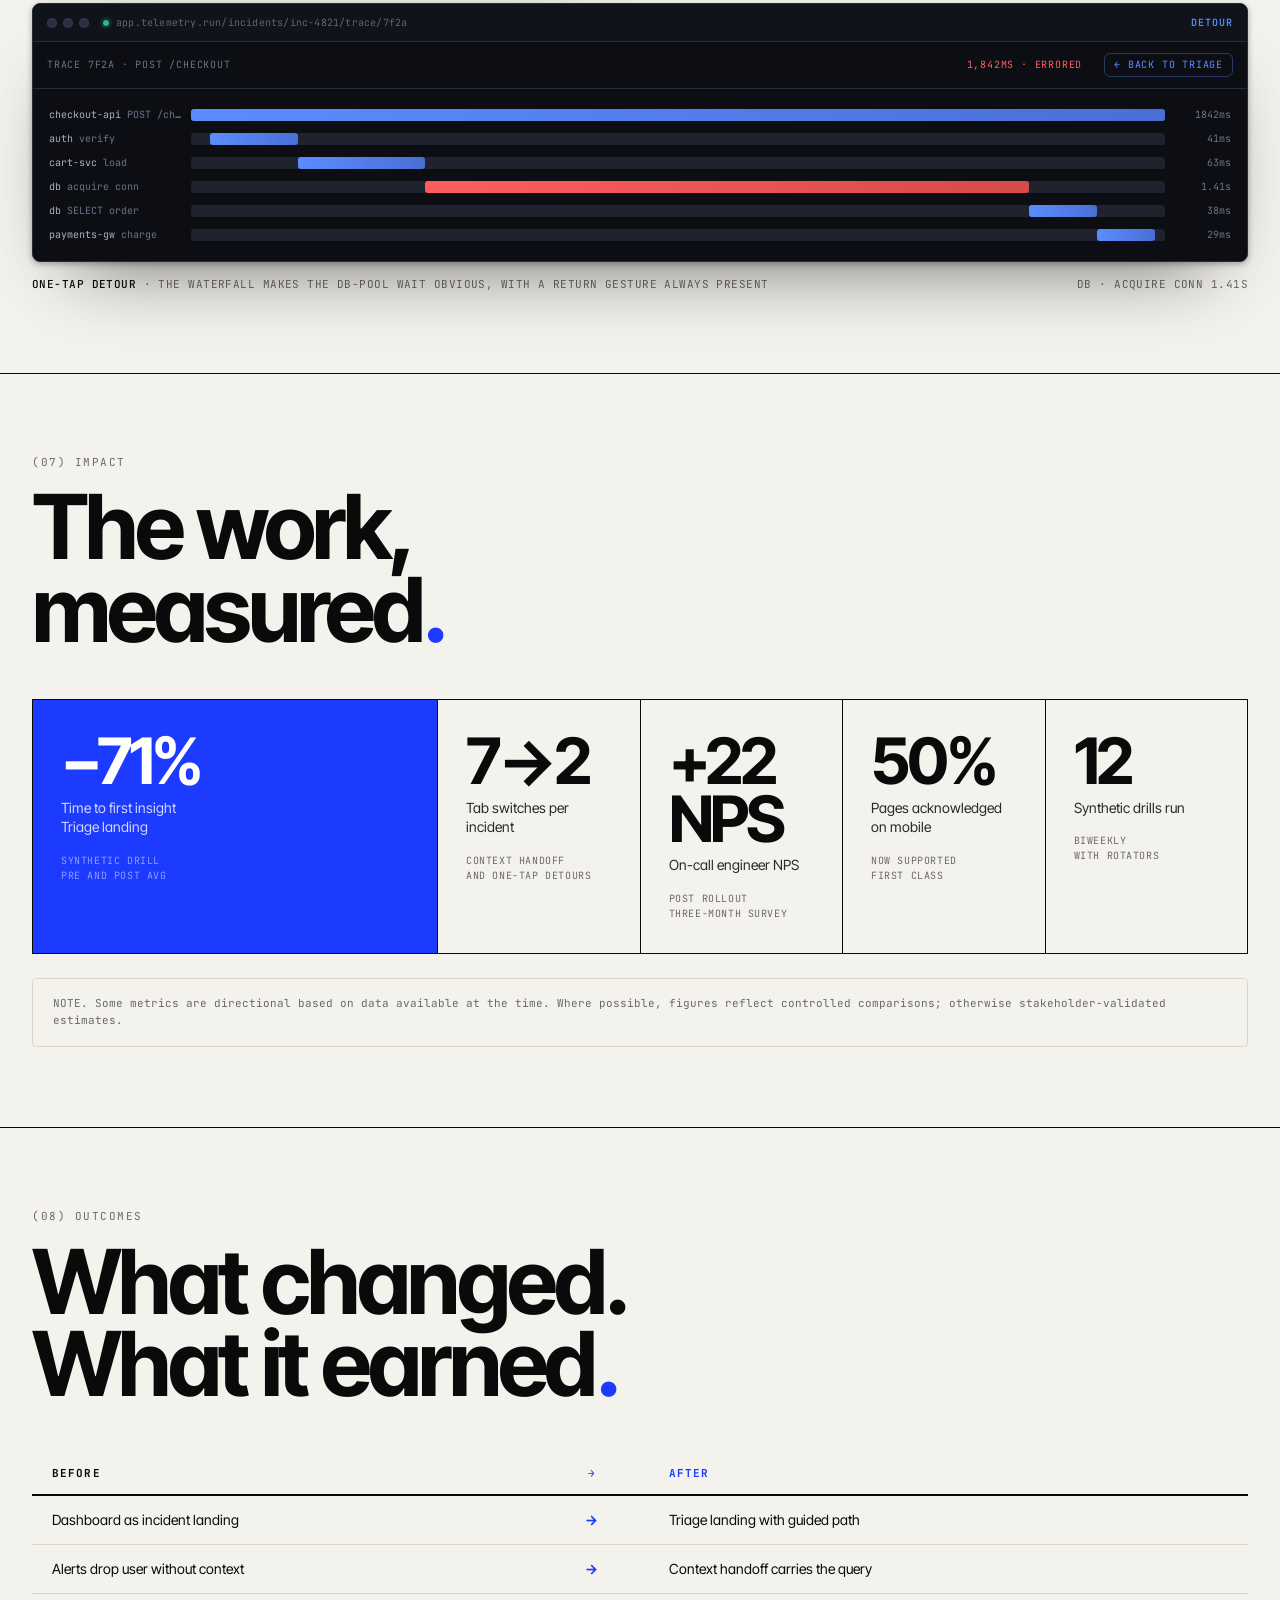
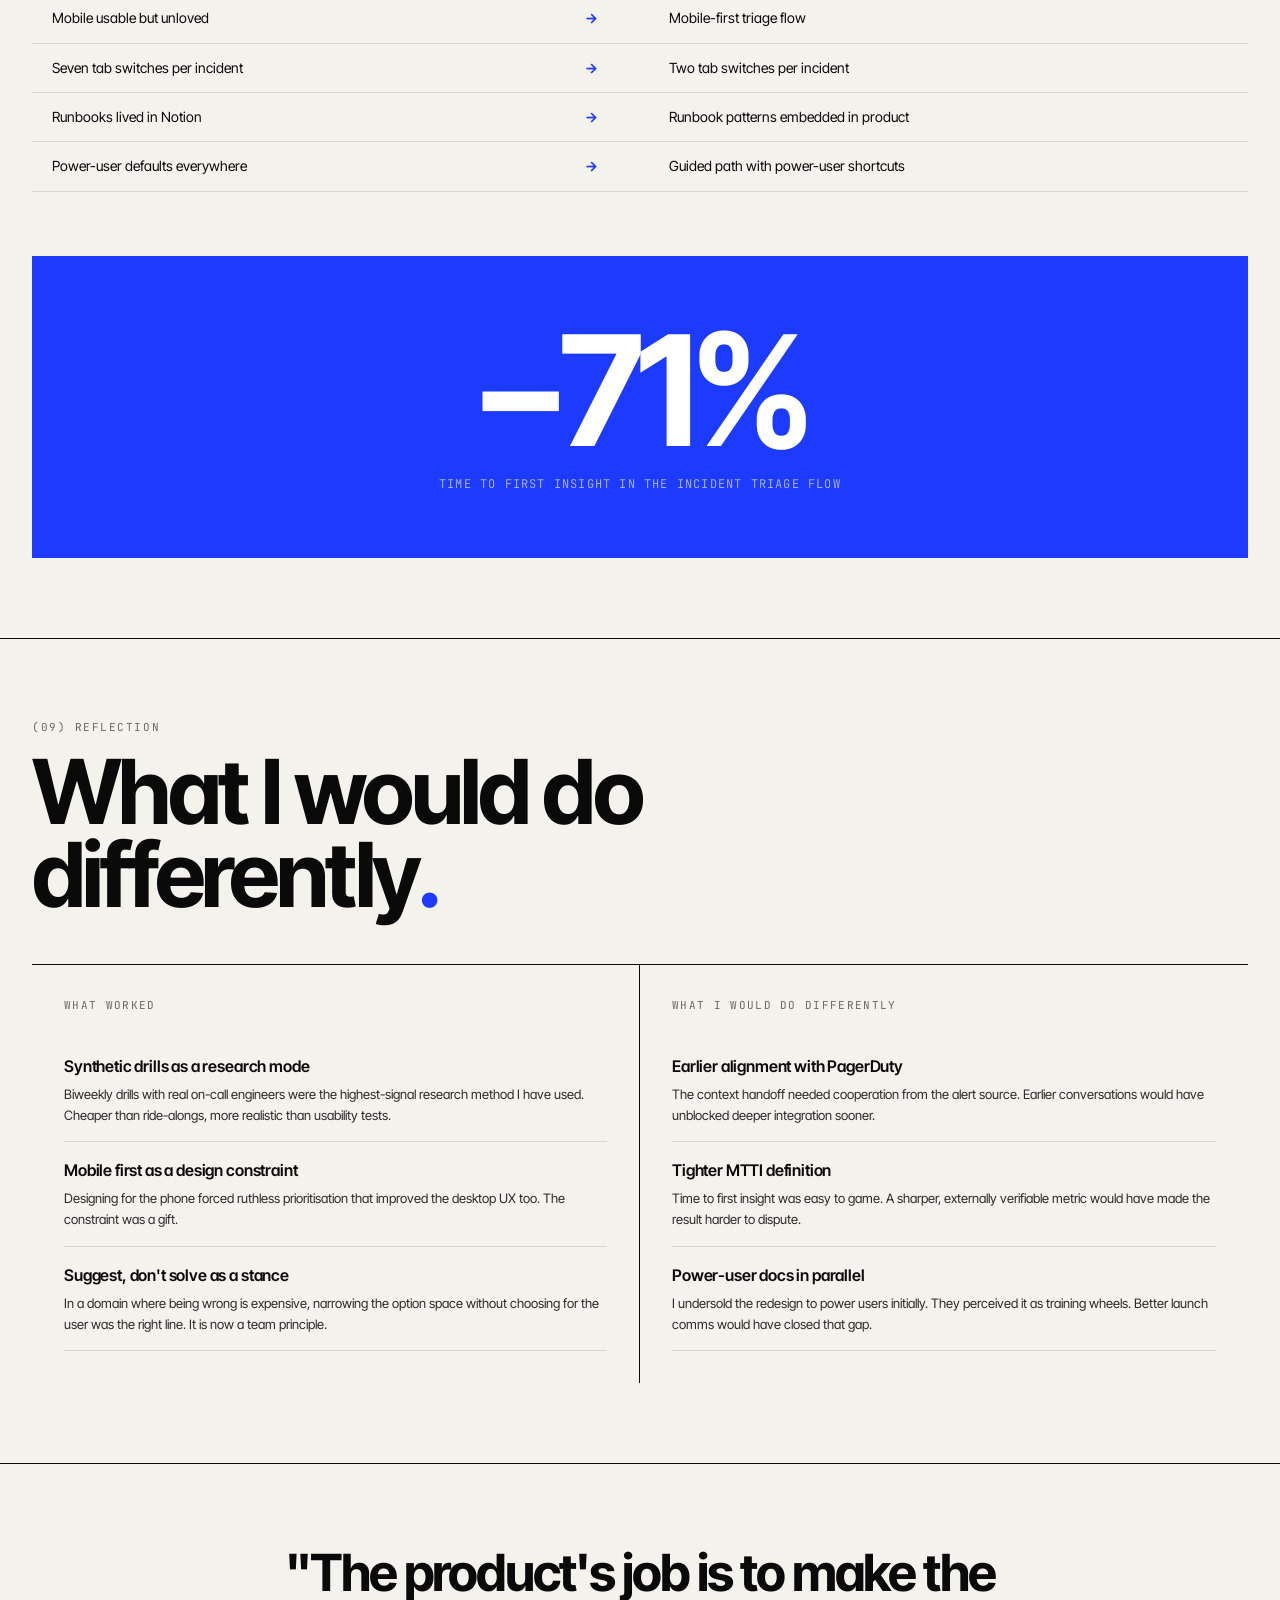
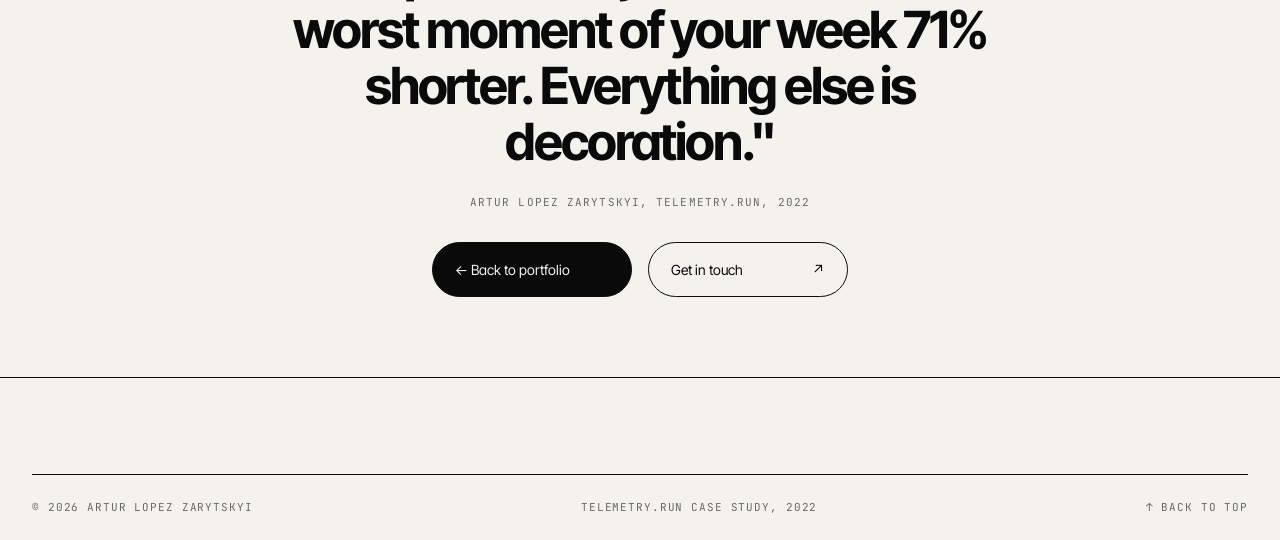
<file: telemetry-run.html>
<!DOCTYPE html>
<html lang="en" id="top">
<head>
  <meta charset="UTF-8">
  <meta name="viewport" content="width=device-width, initial-scale=1.0">
  <title>Telemetry.run, case study · Artur Lopez Zarytskyi</title>
  <meta name="description" content="Telemetry.run, developer tools and observability. Product designer, five months.">
  <link rel="preconnect" href="https://fonts.googleapis.com">
  <link rel="preconnect" href="https://fonts.gstatic.com" crossorigin>
  <link href="https://fonts.googleapis.com/css2?family=Inter+Tight:ital,wght@0,400;0,500;0,600;0,700;1,400&family=JetBrains+Mono:wght@400;500&display=swap" rel="stylesheet">
  <link rel="stylesheet" href="styles.css">
  <link rel="stylesheet" href="case-study.css">
  <link rel="stylesheet" href="telemetry-mockups.css">
  <link rel="icon" type="image/png" sizes="32x32" href="favicon-32.png">
  <link rel="icon" type="image/png" sizes="16x16" href="favicon-16.png">
  <link rel="apple-touch-icon" sizes="180x180" href="favicon-180.png">
</head>
<body data-case="telemetry">

<!-- ─── NAV ─────────────────────────────────────────────────────────── -->
<nav class="cs-nav" id="cs-nav">
  <a href="index.html" class="cs-nav__back">
    <span class="cs-nav__back-dot" aria-hidden="true"></span>
    <span>Artur L.Z.</span>
  </a>
  <div class="cs-nav__sections" role="list">
    <button class="cs-nav__sec cs-nav__sec--active" data-target="overview">Context</button>
    <button class="cs-nav__sec" data-target="problem">Problem</button>
    <button class="cs-nav__sec" data-target="initiatives">Work</button>
    <button class="cs-nav__sec" data-target="impact">Impact</button>
    <button class="cs-nav__sec" data-target="reflection">Reflection</button>
  </div>
  <div class="cs-nav__progress mono" id="scroll-progress">00%</div>
</nav>

<!-- ─── 01 HERO ──────────────────────────────────────────────────────── -->
<section class="cs-hero" id="hero">
  <div class="cs-hero__top">
    <div class="cs-hero__pills">
      <span class="pill">Dev tools</span>
      <span class="pill pill--accent">✦ −71% MTTI</span>
      <span class="pill">5 months</span>
    </div>
    <div class="mono cs-hero__meta">
      (01) CASE STUDY<br>
      ⎯⎯⎯⎯⎯⎯⎯⎯⎯⎯⎯⎯<br>
      TELEMETRY.RUN · 2022<br>
      PRODUCT / UX DESIGN
    </div>
  </div>

  <h1 class="display cs-hero__h1">
    Designing for<br>
    a 3am pager<span class="text-blue" aria-hidden="true">.</span>
  </h1>

  <div class="cs-hero__bottom">
    <p class="cs-hero__lead">Telemetry.run is an observability platform for backend engineers. I redesigned the incident-triage flow so on-call engineers could go from <em class="text-blue text-semibold">pager to root cause</em> in <em class="underline-em">71% less time</em>, measured through synthetic incident drills and live MTTI.</p>
    <div class="cs-hero__stats">
      <div class="cs-hero__stat-num">−71%</div>
      <div class="cs-hero__stat-label">Time to first insight in<br>the incident triage flow</div>
    </div>
    <div class="mono cs-hero__attrs">
      ROLE Product designer<br>
      SCOPE End to end<br>
      INDUSTRY Developer tools, observability<br>
      YEAR 2022<br>
      TEAM Two designers, eight engineers
    </div>
  </div>

  <!-- HERO — Redesigned triage landing (rendered hi-fi mockup) -->
  <figure class="cs-shot cs-hero-image">
    <figcaption class="cs-shot__chrome">
      <span class="cs-shot__dots"><span></span><span></span><span></span></span>
      <span class="cs-shot__url">app.telemetry.run/incidents/inc-4821/triage</span>
      <span class="cs-shot__tag">after</span>
    </figcaption>
    <div class="tlm">
      <div class="tlm-topbar">
        <span class="tlm-logo"><i></i>telemetry<b>.run</b></span>
        <span class="tlm-crumb">incidents&nbsp; / &nbsp;<b>INC-4821</b></span>
        <span class="tlm-topbar__sp"></span>
        <span class="tlm-env">production</span>
        <span class="tlm-avatar">AZ</span>
      </div>

      <div class="tlm-incident">
        <div class="tlm-incident__main">
          <div class="tlm-incident__meta">
            <span class="tlm-sev tlm-sev--2"><span class="tlm-dot tlm-dot--red"></span>SEV-2</span>
            <span class="tlm-chip">checkout-api</span>
            <span class="tlm-chip">us-east-1</span>
            <span class="tlm-chip tlm-chip--accent">acknowledged</span>
          </div>
          <div class="tlm-incident__title">Elevated 5xx on checkout-api</div>
          <div class="tlm-incident__sub">
            <span>PAGED <b>02:47</b></span>
            <span>OWNER <b>payments-oncall</b></span>
            <span>IMPACT <b>~3.1% of checkouts</b></span>
          </div>
        </div>
        <div class="tlm-incident__cta">
          <span class="tlm-btn tlm-btn--primary">Start triage →</span>
          <span class="tlm-btn">Drop to query ⌘K</span>
        </div>
      </div>

      <div class="tlm-body">
        <div>
          <div class="tlm-panel" style="margin-bottom:16px;">
            <div class="tlm-panel__head">Error rate · checkout-api <span class="sp"></span><span style="color:var(--t-red)">+1,840%</span> vs 1h</div>
            <div class="tlm-spark">
              <i style="height:22%"></i><i style="height:26%"></i><i style="height:20%"></i><i style="height:30%"></i><i style="height:24%"></i><i style="height:28%"></i><i style="height:34%"></i><i style="height:30%"></i><i class="warm" style="height:52%"></i><i class="hot" style="height:78%"></i><i class="hot" style="height:94%"></i><i class="hot" style="height:88%"></i><i class="hot" style="height:100%"></i><i class="hot" style="height:82%"></i>
            </div>
            <div class="tlm-spark-foot"><span>02:30</span><span>02:47 · deploy #2231</span><span>now</span></div>
            <div class="tlm-metric-row">
              <div><div class="k">5xx rate</div><div class="v red">6.2%</div></div>
              <div><div class="k">p99 latency</div><div class="v amber">1.84s</div></div>
              <div><div class="k">throughput</div><div class="v">412 rps</div></div>
              <div><div class="k">saturation</div><div class="v">61%</div></div>
            </div>
          </div>

          <div class="tlm-moves-h">Suggested next moves</div>
          <div class="tlm-move tlm-move--lead">
            <span class="tlm-move__ic">⤴</span>
            <span class="tlm-move__txt">
              <span class="tlm-move__t">Recent deploy correlates with the spike</span>
              <span class="tlm-move__d">deploy #2231 shipped 02:47 · 14s before first error</span>
            </span>
            <span class="tlm-move__go">inspect</span>
          </div>
          <div class="tlm-move">
            <span class="tlm-move__ic">≡</span>
            <span class="tlm-move__txt">
              <span class="tlm-move__t">Trace the failing requests</span>
              <span class="tlm-move__d">38 traces sampled · DB pool exhaustion suspected</span>
            </span>
            <span class="tlm-move__go">open</span>
          </div>
          <div class="tlm-move">
            <span class="tlm-move__ic">↺</span>
            <span class="tlm-move__txt">
              <span class="tlm-move__t">3 similar past incidents</span>
              <span class="tlm-move__d">INC-4102 resolved by rollback · 8 min MTTR</span>
            </span>
            <span class="tlm-move__go">compare</span>
          </div>
        </div>

        <div>
          <div class="tlm-panel" style="margin-bottom:16px;">
            <div class="tlm-panel__head">Signals</div>
            <div class="tlm-signal"><span class="tlm-dot tlm-dot--red"></span><span class="tlm-signal__name">5xx error ratio</span><span class="tlm-signal__val">6.2% ↑</span></div>
            <div class="tlm-signal"><span class="tlm-dot tlm-dot--amber"></span><span class="tlm-signal__name">DB connection pool</span><span class="tlm-signal__val">98 / 100</span></div>
            <div class="tlm-signal"><span class="tlm-dot tlm-dot--green"></span><span class="tlm-signal__name">upstream: payments-gw</span><span class="tlm-signal__val">healthy</span></div>
            <div class="tlm-signal"><span class="tlm-dot tlm-dot--green"></span><span class="tlm-signal__name">CDN / edge</span><span class="tlm-signal__val">healthy</span></div>
          </div>
          <div class="tlm-panel">
            <div class="tlm-panel__head">Incident timeline</div>
            <div class="tlm-tl">
              <div class="tlm-tl__row"><span class="tlm-tl__t">02:47</span><span class="tlm-tl__e"><b>deploy #2231</b> to checkout-api</span></div>
              <div class="tlm-tl__row"><span class="tlm-tl__t">02:47</span><span class="tlm-tl__e">first 5xx observed</span></div>
              <div class="tlm-tl__row"><span class="tlm-tl__t">02:49</span><span class="tlm-tl__e">alert fired · <b>SEV-2</b></span></div>
              <div class="tlm-tl__row"><span class="tlm-tl__t">02:51</span><span class="tlm-tl__e">paged <b>payments-oncall</b></span></div>
              <div class="tlm-tl__row"><span class="tlm-tl__t">02:52</span><span class="tlm-tl__e">acknowledged from mobile</span></div>
            </div>
          </div>
        </div>
      </div>
    </div>
  </figure>
</section>

<!-- ─── 02 CONTEXT ───────────────────────────────────────────────────── -->
<section class="cs-section" id="overview">
  <div class="cs-label">(02) Context</div>
  <h2 class="display cs-h2">Designing for the<br>worst moment of<br>someone's week<span class="text-blue">.</span></h2>
  <div class="cs-2col cs-2col--60-40">
    <div>
      <p class="cs-body">Incident triage is a hostile design context. The user is half awake, often on a phone, scared they are going to make it worse, and looking at a tool they only open when something is broken. Familiarity has decayed since their last incident.</p>
      <p class="cs-body">Telemetry.run had powerful primitives. Fast queries, deep traces. The incident flow asked the on-call engineer to be a power user at the moment they were least equipped to be one.</p>
    </div>
    <div>
      <div class="cs-3col" style="grid-template-columns:1fr; border: 1px solid var(--ink);">
        <div class="cs-3col__item" style="border-right:none;">
          <div class="cs-label">Company snapshot</div>
          <div style="margin-top:12px; font-family:'JetBrains Mono',monospace; font-size:12px; line-height:2; color:var(--ink-soft);">
            STAGE Series A dev tool<br>
            USERS Backend engineers, SREs<br>
            PRIMITIVES Logs, traces, metrics<br>
            PRIMARY UX Query and dashboard<br>
            INCIDENT VOLUME Variable, bursty
          </div>
        </div>
      </div>
    </div>
  </div>

  <div class="cs-3col" style="margin-top:48px;">
    <div class="cs-3col__item">
      <div class="cs-label">(01)</div>
      <div class="cs-3col__title">Cold-start design</div>
      <p class="cs-3col__body">Users open the product when something is broken. There is no warm-up, no learning curve, no second chance. The first ten seconds matter more than the next ten minutes.</p>
    </div>
    <div class="cs-3col__item">
      <div class="cs-label">(02)</div>
      <div class="cs-3col__title">Power and accessibility</div>
      <p class="cs-3col__body">Power users want raw query languages and shortcuts. Sleep-deprived users want a guided path. The product had to be both.</p>
    </div>
    <div class="cs-3col__item">
      <div class="cs-label">(03)</div>
      <div class="cs-3col__title">Phone-first triage</div>
      <p class="cs-3col__body">Half of all pages are acknowledged from a phone. The triage flow had to work on a six-inch screen, in dark mode, with one thumb.</p>
    </div>
  </div>
</section>

<!-- ─── 03 PROBLEM ───────────────────────────────────────────────────── -->
<section class="cs-section" id="problem">
  <div class="cs-label">(03) The problem</div>
  <h2 class="display cs-h2">Dashboards are<br>made for browsing.<br>Incidents need a path<span class="text-blue">.</span></h2>

  <div class="cs-2col cs-2col--60-40">
    <div>
      <p class="cs-body">Telemetry's incident flow dropped the on-call engineer onto a dashboard. Nine widgets, no obvious next step. The implicit message was "browse around, you will find it". A fine message for a workday, a hostile one at 3am.</p>
      <p class="cs-body">Engineers compensated by writing runbooks, but the runbooks lived in Notion, the alerts in PagerDuty, the dashboards in Telemetry. The incident response was a tab-switching exercise where each tab assumed you remembered the last one.</p>
    </div>
    <div class="cs-stat">
      <div class="cs-stat__num">7 tabs</div>
      <div class="cs-stat__label">Average context switches<br>per incident, before the redesign</div>
    </div>
  </div>

  <div class="cs-3col" style="margin-top:48px;">
    <div class="cs-3col__item">
      <div class="cs-label">Failure mode 01</div>
      <div class="cs-3col__title">Dashboard as default</div>
      <p class="cs-3col__body">The incident landing page was a dashboard. Useful for monitoring, useless for triage. No clear "what now".</p>
    </div>
    <div class="cs-3col__item">
      <div class="cs-label">Failure mode 02</div>
      <div class="cs-3col__title">Lost context across tabs</div>
      <p class="cs-3col__body">Linking from PagerDuty into Telemetry did not carry the alert context. Engineers retyped queries from screenshots.</p>
    </div>
    <div class="cs-3col__item">
      <div class="cs-label">Failure mode 03</div>
      <div class="cs-3col__title">Power-user defaults</div>
      <p class="cs-3col__body">Default views assumed the user knew their service topology. New on-call rotators had no on-ramp.</p>
    </div>
  </div>

  <div class="cs-quote">
    <p class="cs-quote__text">"I open Telemetry and immediately Cmd-K my way to the runbook in another tab. The product is the runbook."</p>
    <div class="cs-quote__attr">On-call SRE, research interview</div>
  </div>

  <!-- PROBLEM — The original surface: a 9-widget dashboard, no path (rendered mockup) -->
  <figure class="cs-image-figure">
    <div class="cs-shot">
      <figcaption class="cs-shot__chrome">
        <span class="cs-shot__dots"><span></span><span></span><span></span></span>
        <span class="cs-shot__url">app.telemetry.run/dashboards/prod-overview</span>
        <span class="cs-shot__tag">before</span>
      </figcaption>
      <div class="tlm">
        <div class="tlm-topbar">
          <span class="tlm-logo"><i></i>telemetry<b>.run</b></span>
          <span class="tlm-crumb">dashboards&nbsp; / &nbsp;<b>Production overview</b></span>
          <span class="tlm-topbar__sp"></span>
          <span class="tlm-search">search metrics…<span class="tlm-kbd">/</span></span>
          <span class="tlm-avatar">AZ</span>
        </div>
        <div class="tlm-dash">
          <div class="tlm-dash__bar"><span>14 widgets</span><span class="sp"></span><span>last 1h · auto-refresh 30s</span></div>
          <div class="tlm-widgets">
            <div class="tlm-w"><div class="tlm-w__h"><span>request volume</span><span>rps</span></div><div class="tlm-mini"><i style="height:40%"></i><i style="height:55%"></i><i style="height:48%"></i><i style="height:62%"></i><i style="height:58%"></i><i style="height:70%"></i><i style="height:66%"></i><i style="height:80%"></i><i style="height:72%"></i><i style="height:90%"></i></div></div>
            <div class="tlm-w"><div class="tlm-w__h"><span>error rate</span><span>%</span></div><div class="tlm-mini"><i style="height:20%"></i><i style="height:24%"></i><i style="height:18%"></i><i style="height:30%"></i><i style="height:40%"></i><i style="height:55%"></i><i style="height:70%"></i><i style="height:88%"></i><i style="height:96%"></i><i style="height:92%"></i></div></div>
            <div class="tlm-w"><div class="tlm-w__h"><span>p99 latency</span><span>ms</span></div><div class="tlm-w__big">1.84s</div><div class="tlm-mini"><i style="height:30%"></i><i style="height:36%"></i><i style="height:44%"></i><i style="height:50%"></i><i style="height:62%"></i><i style="height:78%"></i></div></div>
            <div class="tlm-w tlm-w--flat"><div class="tlm-donut"></div></div>
            <div class="tlm-w"><div class="tlm-w__h"><span>cpu</span><span>cluster</span></div><div class="tlm-mini"><i style="height:50%"></i><i style="height:48%"></i><i style="height:54%"></i><i style="height:60%"></i><i style="height:58%"></i><i style="height:64%"></i><i style="height:61%"></i></div></div>
            <div class="tlm-w"><div class="tlm-w__h"><span>memory</span><span>cluster</span></div><div class="tlm-w__big">71%</div><div class="tlm-mini"><i style="height:60%"></i><i style="height:66%"></i><i style="height:70%"></i><i style="height:71%"></i></div></div>
            <div class="tlm-w"><div class="tlm-w__h"><span>db pool</span><span>conns</span></div><div class="tlm-w__big">98</div><div class="tlm-mini"><i style="height:55%"></i><i style="height:70%"></i><i style="height:85%"></i><i style="height:96%"></i><i style="height:98%"></i></div></div>
            <div class="tlm-w tlm-w--flat"><div class="tlm-donut"></div></div>
            <div class="tlm-w"><div class="tlm-w__h"><span>queue depth</span><span>msgs</span></div><div class="tlm-mini"><i style="height:35%"></i><i style="height:42%"></i><i style="height:38%"></i><i style="height:50%"></i><i style="height:46%"></i><i style="height:58%"></i></div></div>
          </div>
        </div>
      </div>
    </div>
    <figcaption class="mono">FIG. 01 — The original incident landing: a monitoring dashboard. Fourteen equal-weight widgets, no recommended action, no “what now”.</figcaption>
  </figure>
</section>

<!-- ─── 04 ROLE ───────────────────────────────────────────────────────── -->
<section class="cs-section">
  <div class="cs-label">(04) Role</div>
  <h2 class="display cs-h2">Product designer.<br>Five months<span class="text-blue">.</span></h2>
  <div class="cs-2col cs-2col--60-40">
    <div>
      <p class="cs-body">I owned the incident-triage workstream end to end, paired with one designer focused on dashboards. We worked closely with the on-call rotation team, backend engineers who carried the pager, and ran biweekly synthetic incident drills with them.</p>
      <p class="cs-body">My remit covered the full incident loop. Alert handoff, triage landing, root-cause exploration, and post-incident artefacts.</p>
    </div>
    <div>
      <div style="font-family:'JetBrains Mono',monospace; font-size:12px; line-height:2.2; color:var(--ink-soft);">
        <div style="color:var(--muted); font-size:10px; letter-spacing:0.1em; text-transform:uppercase; margin-bottom:8px;">Responsibilities</div>
        RESEARCH Pager observation, drill protocol<br>
        DESIGN Triage flow, mobile, dark UX<br>
        VALIDATION Synthetic drills, MTTI tracking<br>
        GTM Docs, office hours, field rollout
      </div>
    </div>
  </div>

  <div class="cs-timeline">
    <div class="cs-timeline__track">
      <div class="cs-timeline__step">
        <div class="cs-timeline__dot"></div>
        <div class="cs-timeline__period">M1</div>
        <div class="cs-timeline__label">On-call shadowing</div>
      </div>
      <div class="cs-timeline__step">
        <div class="cs-timeline__dot"></div>
        <div class="cs-timeline__period">M1</div>
        <div class="cs-timeline__label">Drill protocol</div>
      </div>
      <div class="cs-timeline__step">
        <div class="cs-timeline__dot"></div>
        <div class="cs-timeline__period">M2</div>
        <div class="cs-timeline__label">Triage flow design</div>
      </div>
      <div class="cs-timeline__step">
        <div class="cs-timeline__dot"></div>
        <div class="cs-timeline__period">M3</div>
        <div class="cs-timeline__label">Mobile + dark mode</div>
      </div>
      <div class="cs-timeline__step">
        <div class="cs-timeline__dot"></div>
        <div class="cs-timeline__period">M4</div>
        <div class="cs-timeline__label">Drills + iteration</div>
      </div>
      <div class="cs-timeline__step">
        <div class="cs-timeline__dot"></div>
        <div class="cs-timeline__period">M5</div>
        <div class="cs-timeline__label">Rollout + MTTI tracking</div>
      </div>
    </div>
  </div>
</section>

<!-- ─── 05 INITIATIVES ───────────────────────────────────────────────── -->
<section class="cs-section" id="initiatives">
  <div class="cs-label">(05) Initiatives</div>
  <h2 class="display cs-h2">Three bets.<br>One direction<span class="text-blue">.</span></h2>
  <p class="cs-body" style="max-width:560px;">Three changes turned the incident landing from a dashboard into a guided path, without removing anything power users relied on.</p>
  <div class="cs-init-grid" style="grid-template-columns:repeat(3, 1fr);">
    <div class="cs-init-card cs-init-card--accent" style="cursor:default;">
      <div class="cs-init-card__num">(01)</div>
      <div class="cs-init-card__title">Triage landing</div>
      <div class="cs-init-card__desc">A single-page guided path replacing the default dashboard for paged engineers.</div>
      <div class="cs-init-card__impact">→ 71% faster MTTI</div>
    </div>
    <div class="cs-init-card" style="cursor:default;">
      <div class="cs-init-card__num">(02)</div>
      <div class="cs-init-card__title">Context handoff</div>
      <div class="cs-init-card__desc">Alerts carry their full query context into Telemetry. No retyping.</div>
      <div class="cs-init-card__impact" style="color:var(--blue);">→ 7 to 2 tab switches</div>
    </div>
    <div class="cs-init-card" style="cursor:default;">
      <div class="cs-init-card__num">(03)</div>
      <div class="cs-init-card__title">Mobile triage</div>
      <div class="cs-init-card__desc">A first-class mobile flow for the half of pages acknowledged from a phone.</div>
      <div class="cs-init-card__impact" style="color:var(--blue);">→ Phone triage viable</div>
    </div>
  </div>
</section>

<!-- ─── 06 DEEP DIVE ─────────────────────────────────────────────────── -->
<section class="cs-section" id="dd-main">
  <div class="cs-dd-header">
    <span class="cs-dd-tag">Deep dive</span>
    <div class="cs-label">Triage landing</div>
  </div>
  <h2 class="display cs-h2">From dashboard<br>to decision<span class="text-blue">.</span></h2>
  <div class="cs-2col cs-2col--60-40">
    <div>
      <p class="cs-body">The triage landing replaces the dashboard for any user arriving from a page. It opens with the alert's context loaded, the relevant service in focus, and three suggested next moves. See the trace, see recent deploys, see comparable past incidents.</p>
      <p class="cs-body" style="margin-top:16px;">It is deliberately opinionated. Every suggestion is a one-tap detour with a "back to triage" gesture. Power users can drop to the raw query in two keystrokes. Tired users can follow the path.</p>
    </div>
    <div>
      <div class="cs-label">The research</div>
      <div style="margin-top:12px; font-family:'JetBrains Mono',monospace; font-size:12px; line-height:2; color:var(--ink-soft);">
        6 PAGER OBSERVATIONS Real incidents, with consent<br>
        12 SYNTHETIC DRILLS Biweekly, controlled<br>
        POST-INCIDENT REVIEWS 30 over three months<br>
        MTTI TRACKING Pre and post comparison
      </div>
    </div>
  </div>

  <div class="cs-decision-list">
    <div class="cs-decision">
      <div class="cs-decision__num">01</div>
      <div>
        <div class="cs-decision__title">Suggest, don't solve</div>
        <p class="cs-decision__body">The triage view suggests next steps based on heuristics. Recent deploys, similar past incidents, error spike sources. It never auto-jumps. The engineer chooses; the system narrows the option space.</p>
        <div class="cs-decision__tradeoff">Tradeoff. Some users wanted auto-resolve. The argument: incidents are one of a kind, and the cost of being wrong is high. Heuristics inform, they do not decide.</div>
      </div>
    </div>
    <div class="cs-decision">
      <div class="cs-decision__num">02</div>
      <div>
        <div class="cs-decision__title">One-tap detours, one-tap return</div>
        <p class="cs-decision__body">Every suggested action opens a focused view (trace, deploy log, etc.) with a persistent "back to triage" gesture. Engineers stop losing their place when they explore.</p>
        <div class="cs-decision__tradeoff">Outcome. Tab switching dropped from seven to two in synthetic drills. The product became the runbook.</div>
      </div>
    </div>
    <div class="cs-decision">
      <div class="cs-decision__num">03</div>
      <div>
        <div class="cs-decision__title">Mobile as a first-class surface</div>
        <p class="cs-decision__body">Designed the triage flow mobile-first, dark-mode-first. Half of pages are acknowledged from a phone. Designing for the desk first meant designing for the wrong moment.</p>
        <div class="cs-decision__tradeoff">Tradeoff. Some power features, like multi-pane query, were desktop only. We accepted the gap and called it out in docs.</div>
      </div>
    </div>
  </div>

  <!-- BEFORE/AFTER IMAGES — Replace:
       images/telemetry-run/before.jpg — original surface
       images/telemetry-run/after.jpg  — redesigned surface -->
  <div class="cs-before-after">
    <div class="cs-ba-tabs">
      <button class="cs-ba-tab cs-ba-tab--active" data-panel="before-1">Before · dashboard</button>
      <button class="cs-ba-tab" data-panel="after-1">After · triage landing</button>
    </div>
    <div class="cs-ba-panel cs-ba-panel--active" id="before-1">
      <div class="cs-ba-screen cs-ba-screen--real">
        <div class="cs-shot">
          <figcaption class="cs-shot__chrome">
            <span class="cs-shot__dots"><span></span><span></span><span></span></span>
            <span class="cs-shot__url">app.telemetry.run/dashboards/prod-overview</span>
            <span class="cs-shot__tag">before</span>
          </figcaption>
          <div class="tlm">
            <div class="tlm-dash">
              <div class="tlm-dash__bar"><span>where do I even start?</span><span class="sp"></span><span>14 widgets · no recommended action</span></div>
              <div class="tlm-widgets">
                <div class="tlm-w"><div class="tlm-w__h"><span>request volume</span><span>rps</span></div><div class="tlm-mini"><i style="height:40%"></i><i style="height:55%"></i><i style="height:48%"></i><i style="height:62%"></i><i style="height:70%"></i><i style="height:90%"></i></div></div>
                <div class="tlm-w"><div class="tlm-w__h"><span>error rate</span><span>%</span></div><div class="tlm-mini"><i style="height:20%"></i><i style="height:30%"></i><i style="height:55%"></i><i style="height:88%"></i><i style="height:96%"></i><i style="height:92%"></i></div></div>
                <div class="tlm-w"><div class="tlm-w__h"><span>p99 latency</span><span>ms</span></div><div class="tlm-w__big">1.84s</div></div>
                <div class="tlm-w tlm-w--flat"><div class="tlm-donut"></div></div>
                <div class="tlm-w"><div class="tlm-w__h"><span>db pool</span><span>conns</span></div><div class="tlm-w__big">98</div></div>
                <div class="tlm-w"><div class="tlm-w__h"><span>queue depth</span><span>msgs</span></div><div class="tlm-mini"><i style="height:35%"></i><i style="height:50%"></i><i style="height:58%"></i></div></div>
              </div>
            </div>
          </div>
        </div>
        <div class="cs-shot__caption"><span><strong>Before</strong> · monitoring dashboard as incident landing</span><span>7 tabs / incident</span></div>
      </div>
    </div>
    <div class="cs-ba-panel" id="after-1">
      <div class="cs-ba-screen cs-ba-screen--real">
        <div class="cs-shot">
          <figcaption class="cs-shot__chrome">
            <span class="cs-shot__dots"><span></span><span></span><span></span></span>
            <span class="cs-shot__url">app.telemetry.run/incidents/inc-4821/triage</span>
            <span class="cs-shot__tag">after</span>
          </figcaption>
          <div class="tlm">
            <div class="tlm-incident">
              <div class="tlm-incident__main">
                <div class="tlm-incident__meta">
                  <span class="tlm-sev tlm-sev--2"><span class="tlm-dot tlm-dot--red"></span>SEV-2</span>
                  <span class="tlm-chip">checkout-api</span>
                </div>
                <div class="tlm-incident__title">Elevated 5xx on checkout-api</div>
                <div class="tlm-incident__sub"><span>PAGED <b>02:47</b></span><span>IMPACT <b>~3.1% checkouts</b></span></div>
              </div>
              <div class="tlm-incident__cta"><span class="tlm-btn tlm-btn--primary">Start triage →</span></div>
            </div>
            <div style="padding:16px 20px;">
              <div class="tlm-moves-h">One path. Three suggested moves.</div>
              <div class="tlm-move tlm-move--lead"><span class="tlm-move__ic">⤴</span><span class="tlm-move__txt"><span class="tlm-move__t">Recent deploy correlates with the spike</span><span class="tlm-move__d">deploy #2231 · 14s before first error</span></span><span class="tlm-move__go">inspect</span></div>
              <div class="tlm-move"><span class="tlm-move__ic">≡</span><span class="tlm-move__txt"><span class="tlm-move__t">Trace the failing requests</span><span class="tlm-move__d">DB pool exhaustion suspected</span></span><span class="tlm-move__go">open</span></div>
              <div class="tlm-move"><span class="tlm-move__ic">↺</span><span class="tlm-move__txt"><span class="tlm-move__t">3 similar past incidents</span><span class="tlm-move__d">INC-4102 resolved by rollback · 8 min</span></span><span class="tlm-move__go">compare</span></div>
            </div>
          </div>
        </div>
        <div class="cs-shot__caption"><span><strong>After</strong> · guided triage landing, context preloaded</span><span>2 tabs / incident</span></div>
      </div>
    </div>
  </div>
</section>

<!-- ─── 06b GALLERY ──────────────────────────────────────────────────── -->
<section class="cs-section">
  <div class="cs-gallery-h">
    <h3>The flow, screen by screen</h3>
    <span class="mono">04 surfaces · dark, mobile-first</span>
  </div>
  <div class="cs-gallery">
    <!-- Mobile triage -->
    <div>
      <figure class="cs-shot">
        <figcaption class="cs-shot__chrome">
          <span class="cs-shot__dots"><span></span><span></span><span></span></span>
          <span class="cs-shot__url">telemetry.run · ios</span>
          <span class="cs-shot__tag">mobile</span>
        </figcaption>
        <div class="tlm tlm-phonewrap">
          <div class="tlm-phone">
            <div class="tlm-phone__status"><span>2:52</span><span>5G · ●●●</span></div>
            <div class="tlm-phone__body">
              <div class="tlm-incident__meta" style="margin-bottom:10px;">
                <span class="tlm-sev tlm-sev--2"><span class="tlm-dot tlm-dot--red"></span>SEV-2</span>
              </div>
              <div class="tlm-incident__title" style="font-size:17px;">Elevated 5xx</div>
              <div class="tlm-incident__sub" style="margin:6px 0 14px;"><span>checkout-api · PAGED 02:47</span></div>
              <div class="tlm-move tlm-move--lead" style="margin-bottom:8px;"><span class="tlm-move__ic">⤴</span><span class="tlm-move__txt"><span class="tlm-move__t" style="font-size:12px;">Recent deploy</span><span class="tlm-move__d">#2231 · 14s before</span></span></div>
              <div class="tlm-move" style="margin-bottom:8px;"><span class="tlm-move__ic">≡</span><span class="tlm-move__txt"><span class="tlm-move__t" style="font-size:12px;">Trace requests</span><span class="tlm-move__d">38 sampled</span></span></div>
              <div class="tlm-btn tlm-btn--primary" style="width:100%; justify-content:center; margin-top:6px;">Acknowledge · take triage</div>
            </div>
          </div>
        </div>
      </figure>
      <div class="cs-shot__caption"><span><strong>Mobile triage</strong> · the same path, one thumb</span></div>
    </div>

    <!-- Context handoff -->
    <div>
      <figure class="cs-shot">
        <figcaption class="cs-shot__chrome">
          <span class="cs-shot__dots"><span></span><span></span><span></span></span>
          <span class="cs-shot__url">alert → telemetry.run</span>
          <span class="cs-shot__tag">handoff</span>
        </figcaption>
        <div class="tlm">
          <div class="tlm-handoff">
            <div class="tlm-card-mini">
              <div class="tlm-card-mini__h"><span class="tlm-dot tlm-dot--red"></span>pagerduty · alert</div>
              <div class="tlm-card-mini__b">checkout-api 5xx &gt; 5%<br><code>service=checkout-api</code><br><code>window=02:47–02:49</code><br><code>region=us-east-1</code></div>
            </div>
            <div class="tlm-arrow">→<span>carries<br>context</span></div>
            <div class="tlm-card-mini">
              <div class="tlm-card-mini__h"><span class="tlm-dot tlm-dot--green"></span>telemetry · preloaded</div>
              <div class="tlm-card-mini__b">Triage opens with the right service, time window and query already loaded. <b style="color:var(--t-ink)">Zero retyping.</b></div>
            </div>
          </div>
        </div>
      </figure>
      <div class="cs-shot__caption"><span><strong>Context handoff</strong> · the alert carries the query</span></div>
    </div>

    <!-- Trace waterfall (full width) -->
    <div style="grid-column:1 / -1;">
      <figure class="cs-shot">
        <figcaption class="cs-shot__chrome">
          <span class="cs-shot__dots"><span></span><span></span><span></span></span>
          <span class="cs-shot__url">app.telemetry.run/incidents/inc-4821/trace/7f2a</span>
          <span class="cs-shot__tag">detour</span>
        </figcaption>
        <div class="tlm">
          <div class="tlm-panel__head" style="border-bottom:1px solid var(--t-line);">Trace 7f2a · POST /checkout <span class="sp"></span><span style="color:var(--t-red)">1,842ms · errored</span><span class="tlm-move__go" style="margin-left:12px;">← back to triage</span></div>
          <div class="tlm-trace">
            <div class="tlm-span"><span class="tlm-span__name">checkout-api <span>POST /checkout</span></span><span class="tlm-span__track"><i style="left:0; width:100%"></i></span><span class="tlm-span__d">1842ms</span></div>
            <div class="tlm-span"><span class="tlm-span__name">auth <span>verify</span></span><span class="tlm-span__track"><i style="left:2%; width:9%"></i></span><span class="tlm-span__d">41ms</span></div>
            <div class="tlm-span"><span class="tlm-span__name">cart-svc <span>load</span></span><span class="tlm-span__track"><i style="left:11%; width:13%"></i></span><span class="tlm-span__d">63ms</span></div>
            <div class="tlm-span"><span class="tlm-span__name">db <span>acquire conn</span></span><span class="tlm-span__track"><i class="slow" style="left:24%; width:62%"></i></span><span class="tlm-span__d">1.41s</span></div>
            <div class="tlm-span"><span class="tlm-span__name">db <span>SELECT order</span></span><span class="tlm-span__track"><i style="left:86%; width:7%"></i></span><span class="tlm-span__d">38ms</span></div>
            <div class="tlm-span"><span class="tlm-span__name">payments-gw <span>charge</span></span><span class="tlm-span__track"><i style="left:93%; width:6%"></i></span><span class="tlm-span__d">29ms</span></div>
          </div>
        </div>
      </figure>
      <div class="cs-shot__caption"><span><strong>One-tap detour</strong> · the waterfall makes the DB-pool wait obvious, with a return gesture always present</span><span>db · acquire conn 1.41s</span></div>
    </div>
  </div>
</section>

<!-- ─── 07 IMPACT ────────────────────────────────────────────────────── -->
<section class="cs-section" id="impact">
  <div class="cs-label">(07) Impact</div>
  <h2 class="display cs-h2">The work,<br>measured<span class="text-blue">.</span></h2>
  <div class="cs-metric-grid">
    <div class="cs-metric cs-metric--hero">
      <div class="cs-metric__num">−71%</div>
      <div class="cs-metric__label">Time to first insight<br>Triage landing</div>
      <div class="cs-metric__context">SYNTHETIC DRILL<br>PRE AND POST AVG</div>
    </div>
    <div class="cs-metric">
      <div class="cs-metric__num" style="color:var(--ink);">7→2</div>
      <div class="cs-metric__label">Tab switches per incident</div>
      <div class="cs-metric__context">CONTEXT HANDOFF<br>AND ONE-TAP DETOURS</div>
    </div>
    <div class="cs-metric">
      <div class="cs-metric__num" style="color:var(--ink);">+22 NPS</div>
      <div class="cs-metric__label">On-call engineer NPS</div>
      <div class="cs-metric__context">POST ROLLOUT<br>THREE-MONTH SURVEY</div>
    </div>
    <div class="cs-metric">
      <div class="cs-metric__num" style="color:var(--ink);">50%</div>
      <div class="cs-metric__label">Pages acknowledged on mobile</div>
      <div class="cs-metric__context">NOW SUPPORTED<br>FIRST CLASS</div>
    </div>
    <div class="cs-metric">
      <div class="cs-metric__num" style="color:var(--ink);">12</div>
      <div class="cs-metric__label">Synthetic drills run</div>
      <div class="cs-metric__context">BIWEEKLY<br>WITH ROTATORS</div>
    </div>
  </div>
  <div style="margin-top:24px; padding:16px 20px; border:1px solid var(--hairline); border-radius:4px; font-family:'JetBrains Mono',monospace; font-size:11px; color:var(--muted); line-height:1.6;">
    NOTE. Some metrics are directional based on data available at the time. Where possible, figures reflect controlled comparisons; otherwise stakeholder-validated estimates.
  </div>
</section>

<!-- ─── 08 OUTCOMES ──────────────────────────────────────────────────── -->
<section class="cs-section">
  <div class="cs-label">(08) Outcomes</div>
  <h2 class="display cs-h2">What changed.<br>What it earned<span class="text-blue">.</span></h2>
  <table class="cs-ba-table">
    <thead>
      <tr><th>Before</th><th class="arrow">→</th><th>After</th></tr>
    </thead>
    <tbody>
      <tr><td>Dashboard as incident landing</td><td class="arrow">→</td><td>Triage landing with guided path</td></tr>
      <tr><td>Alerts drop user without context</td><td class="arrow">→</td><td>Context handoff carries the query</td></tr>
      <tr><td>Mobile usable but unloved</td><td class="arrow">→</td><td>Mobile-first triage flow</td></tr>
      <tr><td>Seven tab switches per incident</td><td class="arrow">→</td><td>Two tab switches per incident</td></tr>
      <tr><td>Runbooks lived in Notion</td><td class="arrow">→</td><td>Runbook patterns embedded in product</td></tr>
      <tr><td>Power-user defaults everywhere</td><td class="arrow">→</td><td>Guided path with power-user shortcuts</td></tr>
    </tbody>
  </table>

  <div style="margin-top:64px; padding:64px 32px; background:var(--blue); text-align:center; border:1px solid var(--blue);">
    <div style="font-family:'Inter Tight',sans-serif; font-weight:700; font-size:clamp(80px,12vw,160px); letter-spacing:-0.05em; line-height:0.9; color:#fff;">−71%</div>
    <div style="margin-top:16px; font-family:'JetBrains Mono',monospace; font-size:12px; letter-spacing:0.1em; color:rgba(255,255,255,0.6); text-transform:uppercase;">Time to first insight in the incident triage flow</div>
  </div>
</section>

<!-- ─── 09 REFLECTION ────────────────────────────────────────────────── -->
<section class="cs-section" id="reflection">
  <div class="cs-label">(09) Reflection</div>
  <h2 class="display cs-h2">What I would do<br>differently<span class="text-blue">.</span></h2>
  <div class="cs-reflect-grid">
    <div class="cs-reflect-col">
      <div class="cs-reflect-col__header">What worked</div>
      <div class="cs-reflect-item">
        <div class="cs-reflect-item__title">Synthetic drills as a research mode</div>
        <p class="cs-reflect-item__body">Biweekly drills with real on-call engineers were the highest-signal research method I have used. Cheaper than ride-alongs, more realistic than usability tests.</p>
      </div>
      <div class="cs-reflect-item">
        <div class="cs-reflect-item__title">Mobile first as a design constraint</div>
        <p class="cs-reflect-item__body">Designing for the phone forced ruthless prioritisation that improved the desktop UX too. The constraint was a gift.</p>
      </div>
      <div class="cs-reflect-item">
        <div class="cs-reflect-item__title">Suggest, don't solve as a stance</div>
        <p class="cs-reflect-item__body">In a domain where being wrong is expensive, narrowing the option space without choosing for the user was the right line. It is now a team principle.</p>
      </div>
    </div>
    <div class="cs-reflect-col">
      <div class="cs-reflect-col__header">What I would do differently</div>
      <div class="cs-reflect-item">
        <div class="cs-reflect-item__title">Earlier alignment with PagerDuty</div>
        <p class="cs-reflect-item__body">The context handoff needed cooperation from the alert source. Earlier conversations would have unblocked deeper integration sooner.</p>
      </div>
      <div class="cs-reflect-item">
        <div class="cs-reflect-item__title">Tighter MTTI definition</div>
        <p class="cs-reflect-item__body">Time to first insight was easy to game. A sharper, externally verifiable metric would have made the result harder to dispute.</p>
      </div>
      <div class="cs-reflect-item">
        <div class="cs-reflect-item__title">Power-user docs in parallel</div>
        <p class="cs-reflect-item__body">I undersold the redesign to power users initially. They perceived it as training wheels. Better launch comms would have closed that gap.</p>
      </div>
    </div>
  </div>
</section>

<!-- ─── CLOSING ──────────────────────────────────────────────────────── -->
<div class="cs-closing-quote">
  <p class="cs-closing-quote__text display">
    "The product's job is to make the worst moment of your week 71% shorter. Everything else is decoration."
  </p>
  <div class="cs-closing-quote__attr">Artur Lopez Zarytskyi, Telemetry.run, 2022</div>
  <div style="margin-top:32px; display:flex; justify-content:center; gap:16px;">
    <a href="index.html" class="btn btn--primary" style="max-width:200px;"><span>← Back to portfolio</span></a>
    <a href="mailto:arturlz.design@gmail.com" class="btn btn--outline" style="max-width:200px;"><span>Get in touch</span><span>↗</span></a>
  </div>
</div>

<!-- ─── FOOTER ───────────────────────────────────────────────────────── -->
<footer class="footer">
  <span class="mono">© 2026 ARTUR LOPEZ ZARYTSKYI</span>
  <span class="mono">TELEMETRY.RUN CASE STUDY, 2022</span>
  <a href="#top" class="mono footer__back-to-top">↑ BACK TO TOP</a>
</footer>

<script src="case-study.js"></script>
</body>
</html>
</file>
<file: styles.css>
/* ─── TOKENS ──────────────────────────────────────────────────────────── */
:root {
  --bg:        #f4f2ec;
  --paper:     #fbf9f4;
  --ink:       #0a0a0a;
  --ink-soft:  #2a2a2a;
  --muted:     #6b6963;
  --hairline:  #d9d6cc;
  --blue:      #1d3aff;
  --blue-soft: #e6e9ff;
}

/* ─── RESET ───────────────────────────────────────────────────────────── */
*, *::before, *::after { box-sizing: border-box; margin: 0; padding: 0; }
html { scroll-behavior: smooth; overflow-x: clip; }
body { overflow-x: clip; width: 100%; }
body {
  background: var(--bg);
  color: var(--ink);
  font-family: "Inter Tight", -apple-system, BlinkMacSystemFont, "Segoe UI", Helvetica, Arial, sans-serif;
  font-feature-settings: "ss01", "cv11";
  -webkit-font-smoothing: antialiased;
  text-rendering: optimizeLegibility;
  font-size: 16px;
  line-height: 1.5;
}
a  { color: inherit; text-decoration: none; }
ul { list-style: none; }
img, video { max-width: 100%; display: block; }

/* ─── TYPE HELPERS ────────────────────────────────────────────────────── */
.display {
  font-family: "Inter Tight", -apple-system, system-ui, sans-serif;
  font-weight: 700;
  letter-spacing: -0.04em;
  line-height: 0.92;
}
.mono {
  font-family: "JetBrains Mono", "IBM Plex Mono", ui-monospace, SFMono-Regular, Menlo, monospace;
  font-feature-settings: "ss02";
}
.text-blue     { color: var(--blue); }
.text-semibold { font-weight: 600; font-style: normal; }
.underline-em  {
  font-style: normal;
  text-decoration: underline;
  text-decoration-thickness: 2px;
  text-underline-offset: 4px;
}
.section-label {
  font-size: 11px;
  letter-spacing: 0.14em;
  text-transform: uppercase;
  color: var(--muted);
}

/* ─── PAGE WRAPPER ────────────────────────────────────────────────────── */
body > * { max-width: 1280px; margin-inline: auto; }
.marquee-wrap {
  max-width: none;
  width: 100%;
}

/* ─── PILL ────────────────────────────────────────────────────────────── */
.pill {
  display: inline-flex;
  align-items: center;
  gap: 6px;
  border: 1px solid var(--ink);
  border-radius: 999px;
  padding: 6px 14px;
  font-size: 14px;
  line-height: 1;
  background: transparent;
}
.pill--accent {
  background: var(--blue);
  color: #fff;
  border-color: var(--blue);
}

/* ─── NAV ─────────────────────────────────────────────────────────────── */
.nav {
  display: grid;
  grid-template-columns: 1fr auto 1fr;
  align-items: center;
  padding: 18px 24px;
  width: calc(100% - 64px);
  max-width: 1216px;
  margin: 16px auto;
  background: var(--ink);
  color: var(--bg);
  border-radius: 18px;
  position: sticky;
  top: 16px;
  z-index: 100;
}
.nav__left {
  display: flex;
  align-items: center;
  gap: 10px;
}
.nav__dot {
  width: 32px;
  height: 32px;
  border-radius: 999px;
  object-fit: cover;
  object-position: center top;
  background: var(--blue);
  flex-shrink: 0;
}
.nav__name {
  font-size: 14px;
  font-weight: 500;
}
.nav__version {
  font-size: 11px;
  color: rgba(244,242,236,0.5);
  margin-left: 4px;
}
.nav__links {
  display: flex;
  gap: 4px;
}
.nav__link {
  display: inline-flex;
  align-items: center;
  line-height: 1;
  padding: 8px 14px;
  font-size: 16px;
  border: 1px solid transparent;
  border-radius: 999px;
  transition: border-color 0.15s ease;
  color: var(--bg);
}
.nav__link:hover,
.nav__link--active {
  border-color: rgba(244,242,236,0.3);
}
.nav__geo {
  font-size: 14px;
  color: rgba(244,242,236,0.7);
  justify-self: end;
}

/* ─── HERO ────────────────────────────────────────────────────────────── */
.hero {
  padding: 32px 32px 0;
}
.hero__top {
  display: flex;
  justify-content: space-between;
  align-items: flex-start;
  margin-top: 16px;
  gap: 32px;
}
.hero__pills {
  display: flex;
  flex-wrap: wrap;
  gap: 8px;
  max-width: 520px;
}
.hero__index {
  font-size: 11px;
  text-align: right;
  color: var(--muted);
  line-height: 1.6;
  white-space: nowrap;
}
.hero__h1 {
  font-size: clamp(80px, 13vw, 168px);
  line-height: 0.86;
  letter-spacing: -0.05em;
  margin-top: 24px;
}
.hero__bottom {
  margin-top: 40px;
  display: grid;
  grid-template-columns: 1fr 1fr 1fr;
  gap: 32px;
  align-items: var(--hero-bottom-align, end);
  border-top: 1px solid var(--ink);
  padding-top: 24px;
  padding-bottom: 32px;
}
.hero__lead {
  font-size: clamp(16px, 1.7vw, 22px);
  line-height: 1.3;
  letter-spacing: -0.01em;
  max-width: 360px;
}
.hero__ctas {
  display: flex;
  flex-direction: column;
  gap: 12px;
}
.hero__status {
  font-size: 12px;
  color: var(--ink-soft);
  line-height: 1.7;
  text-align: right;
  justify-self: end;
}

/* ─── BUTTONS ─────────────────────────────────────────────────────────── */
.btn {
  display: inline-flex;
  justify-content: space-between;
  align-items: center;
  padding: 16px 22px;
  border-radius: 999px;
  font-size: 14px;
  font-family: inherit;
  cursor: pointer;
  max-width: 220px;
  width: 100%;
  transition: background 0.15s ease, color 0.15s ease, border-color 0.15s ease;
}
.btn--primary {
  background: var(--ink);
  color: var(--bg);
  border: 1px solid var(--ink);
}
.btn--primary:hover {
  background: var(--blue);
  border-color: var(--blue);
}
.btn--outline {
  background: transparent;
  color: var(--ink);
  border: 1px solid var(--ink);
}
.btn--outline:hover {
  background: var(--ink);
  color: var(--bg);
}

/* ─── MARQUEE ─────────────────────────────────────────────────────────── */
.marquee-wrap {
  overflow: hidden;
  border-top: 1px solid var(--ink);
  border-bottom: 1px solid var(--ink);
  background: var(--blue);
  color: #fff;
  min-height: 96px;
  padding: 16px 0;
  display: flex;
  align-items: center;
}
.marquee {
  overflow: hidden;
  cursor: default;
  width: 100%;
}
.marquee:hover .marquee__track {
  animation-play-state: paused;
}
.marquee__track {
  display: flex;
  align-items: center;
  gap: 40px;
  width: max-content;
  animation: marquee 30s linear infinite;
  will-change: transform;
}
.marquee__item {
  font-size: 48px;
  line-height: 1.25;
  flex-shrink: 0;
  display: flex;
  align-items: center;
}
.marquee__sep {
  font-size: 48px;
  font-weight: 700;
  flex-shrink: 0;
  line-height: 1.25;
  display: flex;
  align-items: center;
}

@keyframes marquee {
  from { transform: translateX(0); }
  to   { transform: translateX(-50%); }
}

@media (prefers-reduced-motion: reduce) {
  .marquee__track { animation: none; }
}

/* ─── SECTION SHARED ──────────────────────────────────────────────────── */
.section {
  padding: 56px 32px;
  border-bottom: 1px solid var(--ink);
}
.section-header {
  display: flex;
  justify-content: space-between;
  align-items: baseline;
  margin-bottom: 32px;
}
.section-h2 {
  font-size: clamp(48px, 7vw, 88px);
  margin-top: 12px;
}
.punctuation { color: var(--ink); }
.archive-link {
  padding: 10px 16px;
  border: 1px solid var(--ink);
  border-radius: 999px;
  font-size: 12px;
  white-space: nowrap;
  transition: background 0.15s ease, color 0.15s ease;
}
.archive-link:hover {
  background: var(--ink);
  color: var(--bg);
}

/* ─── WORK GRID ───────────────────────────────────────────────────────── */
.work-grid {
  display: grid;
  grid-template-columns: repeat(6, 1fr);
  gap: 16px;
}

/* ─── CARD ────────────────────────────────────────────────────────────── */
.card {
  grid-column: span var(--span, 2);
  border: 1px solid var(--ink);
  background: var(--paper);
  color: var(--ink);
  padding: 20px;
  display: flex;
  flex-direction: column;
  min-height: 280px;
  position: relative;
  overflow: hidden;
  cursor: pointer;
}
.card--big  { min-height: 380px; }
.card--accent {
  background: var(--blue);
  color: #fff;
}
.card__meta {
  display: flex;
  justify-content: space-between;
  font-size: 12px;
}
.card__image {
  flex: 1;
  margin: 16px 0;
  background: repeating-linear-gradient(135deg, rgba(10,10,10,0.06) 0 8px, transparent 8px 16px);
  border: 1px dashed rgba(10,10,10,0.25);
  display: grid;
  place-items: center;
  transition: transform 0.2s ease;
}
.card--accent .card__image {
  background: repeating-linear-gradient(135deg, rgba(255,255,255,0.18) 0 8px, transparent 8px 16px);
  border-color: rgba(255,255,255,0.45);
}
.card__image span { font-size: 11px; opacity: 0.7; }

/* Photo / thumbnail variant — replaces the dashed placeholder */
.card__image--photo {
  position: relative;
  background: #e9e9ea;
  border: 1px solid rgba(10,10,10,0.15);
  border-radius: 4px;
  overflow: hidden;
  padding: 0;
}
.card--accent .card__image--photo {
  border-color: rgba(255,255,255,0.35);
}
.card__image--photo > img {
  position: absolute;
  inset: 0;
  width: 100%;
  height: 100%;
  object-fit: cover;
  display: block;
}
.card__image-caption {
  position: absolute;
  left: 12px;
  bottom: 12px;
  padding: 4px 8px;
  font-size: 10px !important;
  opacity: 1 !important;
  background: rgba(10,10,10,0.78);
  color: #fff;
  border-radius: 4px;
  letter-spacing: 0.02em;
  backdrop-filter: blur(4px);
}
.card__title {
  font-size: 30px;
  line-height: 1;
  margin-top: auto;
}
.card--big .card__title { font-size: 44px; }

.card__hover-pill {
  position: absolute;
  bottom: 20px;
  right: 20px;
  padding: 6px 12px;
  font-size: 11px;
  border-radius: 999px;
  background: var(--ink);
  color: var(--bg);
  opacity: 0;
  transform: translateY(6px);
  transition: opacity 0.2s ease, transform 0.2s ease;
  pointer-events: none;
}
.card--accent .card__hover-pill {
  background: #fff;
  color: var(--blue);
}
.card:hover .card__hover-pill {
  opacity: 1;
  transform: translateY(0);
}
.card:hover .card__image {
  transform: translateY(-2px);
}

/* ─── ABOUT ───────────────────────────────────────────────────────────── */
.about {
  padding: 80px 32px;
  border-bottom: 1px solid var(--ink);
}
.about__grid {
  display: grid;
  grid-template-columns: 1fr 2fr;
  gap: 64px;
}
.about__portrait {
  margin-top: 32px;
  width: 100%;
  aspect-ratio: 1 / 1;
  background: var(--ink);
  color: var(--bg);
  border-radius: 12px;
  overflow: hidden;
}
.about__portrait img {
  width: 100%;
  height: 100%;
  object-fit: cover;
  object-position: 50% 8%;
  display: block;
}
.about__lead {
  font-size: clamp(32px, 4.4vw, 56px);
  line-height: 1.05;
}
.about__detail {
  margin-top: 48px;
  display: grid;
  grid-template-columns: 1fr 1fr;
  gap: 32px;
  padding-top: 32px;
  border-top: 1px solid var(--ink);
}
.about__body {
  margin-top: 12px;
  font-size: 15px;
  line-height: 1.6;
  color: var(--ink-soft);
}
.about__collab {
  margin-top: 12px;
  font-size: 13px;
  line-height: 2;
  color: var(--ink-soft);
}

/* ─── SERVICES ────────────────────────────────────────────────────────── */
.services { padding: 80px 32px; border-bottom: 1px solid var(--ink); }
.services .section-h2 { margin-bottom: 48px; }
.services-grid {
  display: grid;
  grid-template-columns: 1fr 1fr 1fr;
  border-top: 1px solid var(--ink);
}
.service {
  padding: 24px;
  min-height: 320px;
  display: flex;
  flex-direction: column;
  border-bottom: 1px solid var(--ink);
}
.service:not(:last-child) { border-right: 1px solid var(--ink); }
.service__num { font-size: 12px; color: var(--muted); }
.service__title {
  font-size: clamp(24px, 2.5vw, 32px);
  margin-top: 32px;
  margin-bottom: 20px;
  white-space: nowrap;
}
.service__body {
  font-size: 15px;
  line-height: 1.55;
  color: var(--ink-soft);
  max-width: 320px;
}
.service__link {
  margin-top: auto;
  padding-top: 24px;
  font-size: 13px;
  border-bottom: 1px solid var(--ink);
  padding-bottom: 2px;
  width: fit-content;
  transition: color 0.15s ease, border-color 0.15s ease;
}
.service__link:hover { color: var(--blue); border-color: var(--blue); }

/* ─── CONTACT ─────────────────────────────────────────────────────────── */
.contact {
  padding: 120px 32px 32px;
  max-width: 1280px;
  margin-inline: auto;
}
.contact__h2 {
  font-size: clamp(64px, 15.6vw, 200px);
  line-height: 0.86;
  letter-spacing: -0.05em;
  margin-top: 16px;
}
.contact__grid {
  margin-top: 48px;
  display: grid;
  grid-template-columns: 1.4fr 1fr 1fr;
  gap: 32px;
  padding-top: 32px;
  border-top: 1px solid var(--ink);
}
.contact__col .section-label { margin-bottom: 12px; }
.contact__email {
  display: inline-block;
  font-size: clamp(18px, 2.5vw, 32px);
  letter-spacing: -0.01em;
  border-bottom: 1px solid var(--ink);
  transition: color 0.15s ease, border-color 0.15s ease;
}
.contact__email:hover { color: var(--blue); border-color: var(--blue); }
.contact__blurb {
  margin-top: 16px;
  font-size: 14px;
  color: var(--ink-soft);
  max-width: 380px;
}
.contact__links { margin-top: 12px; font-size: 16px; line-height: 2; }
.contact__social {
  border-bottom: 1px solid var(--ink);
  transition: color 0.15s ease, border-color 0.15s ease;
}
.contact__social:hover { color: var(--blue); border-color: var(--blue); }
.contact__now {
  margin-top: 12px;
  font-size: 16px;
  line-height: 2;
  color: var(--ink-soft);
}

/* ─── FOOTER ──────────────────────────────────────────────────────────── */
.footer {
  width: calc(100% - 64px);
  max-width: 1216px;
  margin: 96px auto 0;
  padding: 24px 0;
  border-top: 1px solid var(--ink);
  display: flex;
  justify-content: space-between;
  align-items: center;
  font-size: 11px;
  color: var(--muted);
  letter-spacing: 0.08em;
  text-transform: uppercase;
}
.footer__back-to-top {
  transition: color 0.15s ease;
}
.footer__back-to-top:hover { color: var(--blue); }

/* ─── RESPONSIVE ──────────────────────────────────────────────────────── */

/* Tablet — 1024 to 1279 */
@media (max-width: 1279px) {
  .work-grid { grid-template-columns: repeat(4, 1fr); }
  .card[style*="--span:4"] { --span: 4; }
  .card[style*="--span:2"] { --span: 2; }
}

/* Small tablet — 768 to 1023 */
@media (max-width: 1023px) {
  .hero__h1 { font-size: clamp(56px, 10vw, 120px); }
  .hero__bottom { grid-template-columns: 1fr 1fr; }
  .hero__status { display: none; }

  .work-grid { grid-template-columns: repeat(2, 1fr); }
  .card[style*="--span:4"],
  .card[style*="--span:2"] { --span: 2; }

  .about__grid { grid-template-columns: 1fr; }
  .about__left { display: flex; gap: 32px; align-items: flex-start; }
  .about__portrait { width: 180px; flex-shrink: 0; margin-top: 0; }

  .services-grid { grid-template-columns: 1fr; }
  .service { border-right: none !important; }

  .contact__grid { grid-template-columns: 1fr 1fr; }
  .contact__col:first-child { grid-column: span 2; }

  .footer { flex-direction: column; gap: 8px; text-align: center; }
}

/* Mobile — up to 767 */
@media (max-width: 767px) {
  .nav {
    padding: 12px 16px;
    width: calc(100% - 40px);
    max-width: none;
    margin: 12px auto;
    border-radius: 14px;
  }
  .nav__links { display: none; }
  .nav__geo   { display: none; }
  .nav__version { display: none; }

  .hero { padding: 20px 20px 0; }
  .hero__top { flex-direction: column; gap: 16px; }
  .hero__index { display: none; }
  .hero__h1 { font-size: clamp(48px, 14vw, 80px); }
  .hero__bottom {
    grid-template-columns: 1fr;
    gap: 24px;
  }
  .hero__ctas { flex-direction: row; flex-wrap: wrap; }
  .hero__status { display: none; }

  .section { padding: 40px 20px; }
  .work-grid {
    grid-template-columns: 1fr;
    gap: 12px;
  }
  .card,
  .card--big { --span: 1; min-height: 240px; }

  .about { padding: 40px 20px; }
  .about__grid { grid-template-columns: 1fr; }
  .about__left { flex-direction: column; }
  .about__portrait { width: 100%; max-width: 240px; }
  .about__detail { grid-template-columns: 1fr; }

  .services { padding: 40px 20px; }

  .contact { padding: 60px 20px 20px; }
  .contact__h2 { font-size: clamp(48px, 16vw, 96px); }
  .contact__grid { grid-template-columns: 1fr; }
  .contact__col:first-child { grid-column: auto; }

  .footer { width: calc(100% - 40px); padding: 20px 0; }

  .section-h2 { font-size: clamp(40px, 10vw, 64px); }
}
</file>
<file: case-study.css>
/* ─── CASE STUDY OVERRIDES & ADDITIONS ───────────────────────────── */

    body > * { max-width: 1280px; margin-inline: auto; }

    /* ─── CASE NAV ──────────────────────────────────────────────────── */
    .cs-nav {
      display: flex;
      align-items: center;
      justify-content: space-between;
      padding: 18px 24px;
      width: calc(100% - 64px);
      max-width: 1216px;
      margin: 16px auto;
      background: var(--ink);
      color: var(--bg);
      border-radius: 18px;
      position: sticky;
      top: 16px;
      z-index: 100;
    }
    .cs-nav__back {
      display: flex;
      align-items: center;
      gap: 10px;
      font-size: 14px;
      color: var(--bg);
      transition: opacity 0.15s;
    }
    .cs-nav__back:hover { opacity: 0.7; }
    .cs-nav__back-dot {
      width: 32px; height: 32px;
      border-radius: 999px;
      background: var(--blue) url("portrait.png") center top / cover no-repeat;
      flex-shrink: 0;
    }
    .cs-nav__sections {
      display: flex;
      gap: 4px;
    }
    .cs-nav__sec {
      display: inline-flex;
      align-items: center;
      line-height: 1;
      padding: 8px 14px;
      font-size: 16px;
      background: transparent;
      border: 1px solid transparent;
      border-radius: 999px;
      color: var(--bg);
      cursor: pointer;
      transition: border-color 0.15s ease;
    }
    .cs-nav__sec:hover,
    .cs-nav__sec--active {
      border-color: rgba(244,242,236,0.3);
    }
    .cs-nav__progress {
      font-family: "JetBrains Mono", monospace;
      font-size: 14px;
      color: rgba(244,242,236,0.5);
    }

    /* ─── LIGHTBOX ───────────────────────────────────────────────────── */
    #cs-lightbox {
      display: none;
      position: fixed;
      inset: 0;
      z-index: 1000;
      background: rgba(10,10,10,0.92);
      backdrop-filter: blur(8px);
      align-items: center;
      justify-content: center;
      padding: 48px;
    }
    #cs-lightbox.cs-lb--open { display: flex; }
    .cs-lb__img {
      max-width: 100%;
      max-height: 100%;
      object-fit: contain;
      border-radius: 6px;
      box-shadow: 0 40px 80px rgba(0,0,0,0.6);
    }
    .cs-lb__close {
      position: fixed;
      top: 24px;
      right: 24px;
      width: 44px;
      height: 44px;
      border-radius: 999px;
      background: rgba(244,242,236,0.12);
      border: 1px solid rgba(244,242,236,0.2);
      color: #f4f2ec;
      font-size: 18px;
      cursor: pointer;
      display: flex;
      align-items: center;
      justify-content: center;
      transition: background 0.15s ease;
      z-index: 1001;
    }
    .cs-lb__close:hover { background: rgba(244,242,236,0.22); }

    /* ─── GALLERY GRIDS ─────────────────────────────────────────────── */
    .cs-gallery {
      display: grid;
      grid-template-columns: repeat(2, 1fr);
      gap: 24px;
    }
    .cs-gallery--triptych {
      display: grid;
      grid-template-columns: repeat(3, 1fr);
      gap: 20px;
    }
    .cs-gallery > div,
    .cs-gallery--triptych > div {
      display: flex;
      flex-direction: column;
    }
    .cs-gallery > div,
    .cs-gallery--triptych > div {
      display: flex;
      flex-direction: column;
    }
    /* Real screenshot images inside frames */
    .cs-shot__img {
      width: 100%;
      height: auto;
      display: block;
      image-rendering: auto;
    }

    /* ─── CS SHARED ──────────────────────────────────────────────────── */
    .cs-section {
      padding: 80px 32px;
      border-bottom: 1px solid var(--ink);
      opacity: 0;
      transform: translateY(24px);
      transition: opacity 0.6s ease, transform 0.6s ease;
    }
    .cs-section.visible {
      opacity: 1;
      transform: translateY(0);
    }
    .cs-label {
      font-family: "JetBrains Mono", monospace;
      font-size: 11px;
      letter-spacing: 0.14em;
      text-transform: uppercase;
      color: var(--muted);
      margin-bottom: 16px;
    }
    .cs-h2 {
      font-family: "Inter Tight", sans-serif;
      font-weight: 700;
      letter-spacing: -0.04em;
      line-height: 0.92;
      font-size: clamp(56px, 7vw, 96px);
      margin-bottom: 48px;
    }
    .cs-h3 {
      font-family: "Inter Tight", sans-serif;
      font-weight: 700;
      letter-spacing: -0.03em;
      line-height: 1;
      font-size: clamp(28px, 3vw, 40px);
      margin-bottom: 16px;
    }
    .cs-body {
      font-size: 16px;
      line-height: 1.65;
      color: var(--ink-soft);
      max-width: 600px;
    }
    .cs-body + .cs-body { margin-top: 16px; }
    .accent { color: var(--blue); }
    .hairline-top { border-top: 1px solid var(--ink); padding-top: 32px; margin-top: 32px; }

    /* ─── HERO ───────────────────────────────────────────────────────── */
    .cs-hero {
      padding: 48px 32px 0;
      opacity: 0;
      transform: translateY(24px);
      animation: fadeUp 0.7s ease 0.1s forwards;
    }
    @keyframes fadeUp {
      to { opacity: 1; transform: translateY(0); }
    }
    .cs-hero__top {
      display: flex;
      justify-content: space-between;
      align-items: flex-start;
      gap: 32px;
    }
    .cs-hero__pills {
      display: flex;
      flex-wrap: wrap;
      gap: 8px;
    }
    .cs-hero__meta {
      font-family: "JetBrains Mono", monospace;
      font-size: 11px;
      text-align: right;
      color: var(--muted);
      line-height: 1.8;
      white-space: nowrap;
    }
    .cs-hero__h1 {
      font-family: "Inter Tight", sans-serif;
      font-weight: 700;
      letter-spacing: -0.05em;
      line-height: 0.86;
      font-size: clamp(72px, 12vw, 160px);
      margin-top: 28px;
    }
    .cs-hero__bottom {
      margin-top: 40px;
      display: grid;
      grid-template-columns: 1fr 1fr 1fr;
      gap: 32px;
      align-items: end;
      border-top: 1px solid var(--ink);
      padding-top: 24px;
      padding-bottom: 48px;
    }
    .cs-hero__lead {
      font-size: clamp(16px, 1.6vw, 21px);
      line-height: 1.35;
      letter-spacing: -0.01em;
      max-width: 380px;
    }
    .cs-hero__stats {
      display: flex;
      flex-direction: column;
      gap: 4px;
    }
    .cs-hero__stat-num {
      font-family: "Inter Tight", sans-serif;
      font-weight: 700;
      font-size: 64px;
      letter-spacing: -0.05em;
      line-height: 1;
      color: var(--blue);
    }
    .cs-hero__stat-label {
      font-size: 13px;
      color: var(--muted);
    }
    .cs-hero__attrs {
      font-family: "JetBrains Mono", monospace;
      font-size: 11px;
      line-height: 2;
      color: var(--ink-soft);
    }

    /* ─── OVERVIEW 3-COL ──────────────────────────────────────────────── */
    .cs-3col {
      display: grid;
      grid-template-columns: 1fr 1fr 1fr;
      border-top: 1px solid var(--ink);
    }
    .cs-3col__item {
      padding: 28px 24px;
      border-bottom: 1px solid var(--ink);
    }
    .cs-3col__item:not(:last-child) { border-right: 1px solid var(--ink); }
    .cs-3col__title {
      font-family: "Inter Tight", sans-serif;
      font-weight: 700;
      font-size: 22px;
      letter-spacing: -0.02em;
      margin: 12px 0 8px;
    }
    .cs-3col__body {
      font-size: 14px;
      line-height: 1.6;
      color: var(--ink-soft);
    }

    /* ─── QUOTE ──────────────────────────────────────────────────────── */
    .cs-quote {
      background: var(--blue-soft);
      border-left: 4px solid var(--blue);
      padding: 32px 40px;
      margin: 48px 0 0;
      border-radius: 0 8px 8px 0;
    }
    .cs-quote__text {
      font-family: "Inter Tight", sans-serif;
      font-weight: 600;
      font-size: clamp(18px, 2vw, 26px);
      letter-spacing: -0.02em;
      line-height: 1.3;
      color: var(--ink);
    }
    .cs-quote__attr {
      margin-top: 16px;
      font-family: "JetBrains Mono", monospace;
      font-size: 11px;
      color: var(--muted);
      letter-spacing: 0.08em;
      text-transform: uppercase;
    }

    /* ─── CHALLENGE GRID ─────────────────────────────────────────────── */
    .cs-challenge-grid {
      display: grid;
      grid-template-columns: repeat(4, 1fr);
      border-top: 1px solid var(--ink);
      border-left: 1px solid var(--ink);
      margin-top: 40px;
    }
    .cs-challenge {
      padding: 28px 24px;
      border-right: 1px solid var(--ink);
      border-bottom: 1px solid var(--ink);
      transition: background 0.2s ease;
    }
    .cs-challenge:hover { background: var(--paper); }
    .cs-challenge--accent {
      background: var(--blue);
      color: #fff;
    }
    .cs-challenge--accent:hover { background: #0a2be0; }
    .cs-challenge__num {
      font-family: "JetBrains Mono", monospace;
      font-size: 11px;
      color: var(--muted);
      margin-bottom: 12px;
    }
    .cs-challenge--accent .cs-challenge__num { color: rgba(255,255,255,0.6); }
    .cs-challenge__title {
      font-family: "Inter Tight", sans-serif;
      font-weight: 700;
      font-size: 18px;
      letter-spacing: -0.02em;
      margin-bottom: 10px;
    }
    .cs-challenge__body {
      font-size: 13px;
      line-height: 1.55;
      color: var(--ink-soft);
    }
    .cs-challenge--accent .cs-challenge__body { color: rgba(255,255,255,0.8); }

    /* ─── TIMELINE ───────────────────────────────────────────────────── */
    .cs-timeline {
      position: relative;
      margin-top: 48px;
      padding: 24px 0;
      border-top: 1px solid var(--ink);
    }
    .cs-timeline__track {
      position: relative;
      display: flex;
      align-items: center;
      gap: 0;
    }
    .cs-timeline__step {
      flex: 1;
      position: relative;
      padding: 0 0 32px;
    }
    .cs-timeline__step::before {
      content: "";
      position: absolute;
      top: 8px; left: 0;
      width: 100%; height: 2px;
      background: var(--hairline);
    }
    .cs-timeline__step:first-child::before { width: calc(100% - 8px); left: 8px; }
    .cs-timeline__dot {
      width: 16px; height: 16px;
      border-radius: 999px;
      background: var(--bg);
      border: 2px solid var(--ink);
      position: relative;
      z-index: 1;
      transition: background 0.2s;
    }
    .cs-timeline__step:hover .cs-timeline__dot { background: var(--blue); border-color: var(--blue); }
    .cs-timeline__period {
      font-family: "JetBrains Mono", monospace;
      font-size: 10px;
      letter-spacing: 0.1em;
      text-transform: uppercase;
      color: var(--muted);
      margin-top: 12px;
    }
    .cs-timeline__label {
      font-family: "Inter Tight", sans-serif;
      font-weight: 600;
      font-size: 13px;
      letter-spacing: -0.01em;
      margin-top: 4px;
    }

    /* ─── 2-COL LAYOUT ───────────────────────────────────────────────── */
    .cs-2col {
      display: grid;
      grid-template-columns: 1fr 1fr;
      gap: 64px;
      align-items: start;
    }
    .cs-2col--60-40 { grid-template-columns: 3fr 2fr; }
    .cs-2col--40-60 { grid-template-columns: 2fr 3fr; }

    /* ─── STAT CALLOUT ───────────────────────────────────────────────── */
    .cs-stat {
      display: flex;
      flex-direction: column;
      gap: 4px;
    }
    .cs-stat__num {
      font-family: "Inter Tight", sans-serif;
      font-weight: 700;
      letter-spacing: -0.05em;
      line-height: 0.9;
      font-size: clamp(64px, 8vw, 112px);
      color: var(--blue);
    }
    .cs-stat__label {
      font-size: 14px;
      color: var(--muted);
      line-height: 1.4;
    }

    /* ─── INITIATIVES CARDS ──────────────────────────────────────────── */
    .cs-init-grid {
      display: grid;
      grid-template-columns: repeat(5, 1fr);
      gap: 16px;
      margin-top: 48px;
    }
    .cs-init-card {
      border: 1px solid var(--ink);
      background: var(--paper);
      padding: 24px 20px;
      display: flex;
      flex-direction: column;
      min-height: 260px;
      cursor: pointer;
      transition: background 0.2s ease, transform 0.2s ease;
      text-decoration: none;
      color: var(--ink);
    }
    .cs-init-card:hover { background: var(--bg); transform: translateY(-2px); }
    .cs-init-card--accent {
      background: var(--blue);
      color: #fff;
      border-color: var(--blue);
    }
    .cs-init-card--accent:hover { background: #0a2be0; }
    .cs-init-card__num {
      font-family: "JetBrains Mono", monospace;
      font-size: 11px;
      color: var(--muted);
    }
    .cs-init-card--accent .cs-init-card__num { color: rgba(255,255,255,0.6); }
    .cs-init-card__title {
      font-family: "Inter Tight", sans-serif;
      font-weight: 700;
      font-size: 22px;
      letter-spacing: -0.03em;
      line-height: 1.1;
      margin: auto 0 0;
    }
    .cs-init-card__desc {
      font-size: 12px;
      line-height: 1.5;
      margin-top: 8px;
      color: var(--muted);
    }
    .cs-init-card--accent .cs-init-card__desc { color: rgba(255,255,255,0.7); }
    .cs-init-card__impact {
      margin-top: 12px;
      font-family: "JetBrains Mono", monospace;
      font-size: 11px;
      color: var(--blue);
    }
    .cs-init-card--accent .cs-init-card__impact { color: #fff; }

    /* ─── DEEP DIVE ──────────────────────────────────────────────────── */
    .cs-dd-header {
      display: flex;
      align-items: baseline;
      gap: 24px;
      margin-bottom: 8px;
    }
    .cs-dd-tag {
      background: var(--blue);
      color: #fff;
      font-family: "JetBrains Mono", monospace;
      font-size: 10px;
      letter-spacing: 0.1em;
      text-transform: uppercase;
      padding: 6px 12px;
      border-radius: 999px;
    }
    .cs-decision-list {
      margin-top: 32px;
      display: flex;
      flex-direction: column;
      gap: 0;
      border-top: 1px solid var(--ink);
    }
    .cs-decision {
      padding: 24px 0;
      border-bottom: 1px solid var(--hairline);
      display: grid;
      grid-template-columns: 48px 1fr;
      gap: 24px;
      cursor: pointer;
    }
    .cs-decision:hover .cs-decision__title { color: var(--blue); }
    .cs-decision__num {
      font-family: "JetBrains Mono", monospace;
      font-size: 20px;
      font-weight: 500;
      color: var(--blue);
      line-height: 1;
      padding-top: 4px;
    }
    .cs-decision__title {
      font-family: "Inter Tight", sans-serif;
      font-weight: 700;
      font-size: 20px;
      letter-spacing: -0.02em;
      margin-bottom: 8px;
      transition: color 0.15s;
    }
    .cs-decision__body {
      font-size: 14px;
      line-height: 1.6;
      color: var(--ink-soft);
    }
    .cs-decision__tradeoff {
      margin-top: 10px;
      font-size: 13px;
      color: var(--blue);
      font-weight: 500;
    }

    /* ─── BEFORE/AFTER TOGGLE ────────────────────────────────────────── */
    .cs-before-after {
      margin-top: 48px;
      border: 1px solid var(--ink);
      overflow: hidden;
    }
    .cs-ba-tabs {
      display: flex;
      border-bottom: 1px solid var(--ink);
    }
    .cs-ba-tab {
      flex: 1;
      padding: 14px 24px;
      font-family: "JetBrains Mono", monospace;
      font-size: 12px;
      letter-spacing: 0.08em;
      text-transform: uppercase;
      background: none;
      border: none;
      border-right: 1px solid var(--ink);
      cursor: pointer;
      color: var(--muted);
      transition: background 0.15s, color 0.15s;
    }
    .cs-ba-tab:last-child { border-right: none; }
    .cs-ba-tab--active {
      background: var(--ink);
      color: var(--bg);
    }
    .cs-ba-panel {
      display: none;
      padding: 40px;
    }
    .cs-ba-panel--active { display: block; }
    .cs-ba-screen {
      width: 100%;
      aspect-ratio: 16/9;
      background: repeating-linear-gradient(135deg, rgba(10,10,10,0.04) 0 8px, transparent 8px 16px);
      border: 1px dashed var(--hairline);
      display: grid;
      place-items: center;
      border-radius: 4px;
    }
    .cs-ba-screen span {
      font-family: "JetBrains Mono", monospace;
      font-size: 11px;
      color: var(--muted);
    }
    .cs-ba-annotations {
      margin-top: 20px;
      display: flex;
      flex-direction: column;
      gap: 8px;
    }
    .cs-ba-ann {
      display: flex;
      align-items: baseline;
      gap: 12px;
      font-size: 13px;
      color: var(--ink-soft);
    }
    .cs-ba-ann::before {
      content: "→";
      color: var(--blue);
      font-weight: 600;
      flex-shrink: 0;
    }

    /* ─── DESIGN SYSTEM TOKEN GRID ───────────────────────────────────── */
    .cs-token-grid {
      display: grid;
      grid-template-columns: repeat(8, 1fr);
      gap: 8px;
      margin-top: 32px;
    }
    .cs-token {
      display: flex;
      flex-direction: column;
      gap: 8px;
    }
    .cs-token__swatch {
      aspect-ratio: 1/1;
      border-radius: 8px;
      border: 1px solid var(--hairline);
    }
    .cs-token__name {
      font-family: "JetBrains Mono", monospace;
      font-size: 10px;
      color: var(--muted);
    }
    .cs-token__hex {
      font-family: "JetBrains Mono", monospace;
      font-size: 10px;
      color: var(--ink);
    }

    /* ─── COMPONENT ROW ──────────────────────────────────────────────── */
    .cs-component-row {
      display: flex;
      gap: 12px;
      flex-wrap: wrap;
      margin-top: 24px;
      padding: 28px;
      background: var(--paper);
      border: 1px solid var(--hairline);
    }
    .cs-comp-pill {
      padding: 8px 16px;
      border: 1px solid var(--ink);
      border-radius: 999px;
      font-size: 12px;
      font-family: "JetBrains Mono", monospace;
    }

    /* ─── IMPACT METRICS ─────────────────────────────────────────────── */
    .cs-metric-grid {
      display: grid;
      grid-template-columns: 2fr 1fr 1fr 1fr 1fr;
      gap: 0;
      border-top: 1px solid var(--ink);
      border-left: 1px solid var(--ink);
      margin-top: 48px;
    }
    .cs-metric {
      padding: 32px 28px;
      border-right: 1px solid var(--ink);
      border-bottom: 1px solid var(--ink);
      display: flex;
      flex-direction: column;
      gap: 8px;
    }
    .cs-metric--hero { background: var(--blue); color: #fff; }
    .cs-metric__num {
      font-family: "Inter Tight", sans-serif;
      font-weight: 700;
      letter-spacing: -0.05em;
      line-height: 0.9;
      font-size: clamp(48px, 5vw, 72px);
    }
    .cs-metric--hero .cs-metric__num { color: #fff; }
    .cs-metric__label {
      font-size: 14px;
      color: var(--ink-soft);
      line-height: 1.4;
    }
    .cs-metric--hero .cs-metric__label { color: rgba(255,255,255,0.8); }
    .cs-metric__context {
      margin-top: 8px;
      font-family: "JetBrains Mono", monospace;
      font-size: 10px;
      color: var(--muted);
      letter-spacing: 0.06em;
      line-height: 1.5;
    }
    .cs-metric--hero .cs-metric__context { color: rgba(255,255,255,0.5); }

    /* ─── BEFORE/AFTER TABLE ─────────────────────────────────────────── */
    .cs-ba-table {
      width: 100%;
      border-collapse: collapse;
      margin-top: 48px;
      font-size: 14px;
    }
    .cs-ba-table th {
      text-align: left;
      padding: 12px 20px;
      font-family: "JetBrains Mono", monospace;
      font-size: 11px;
      letter-spacing: 0.1em;
      text-transform: uppercase;
      border-bottom: 2px solid var(--ink);
    }
    .cs-ba-table th:last-child { color: var(--blue); }
    .cs-ba-table td {
      padding: 14px 20px;
      border-bottom: 1px solid var(--hairline);
      line-height: 1.45;
    }
    .cs-ba-table tr:hover td { background: var(--paper); }
    .cs-ba-table .arrow { color: var(--blue); font-weight: 700; text-align: center; }

    /* ─── COLLAB 3-COL ───────────────────────────────────────────────── */
    .cs-collab-grid {
      display: grid;
      grid-template-columns: 1fr 1fr 1fr;
      border-top: 1px solid var(--ink);
      margin-top: 48px;
    }
    .cs-collab-item {
      padding: 32px 28px;
      border-bottom: 1px solid var(--ink);
      min-height: 320px;
      display: flex;
      flex-direction: column;
    }
    .cs-collab-item:not(:last-child) { border-right: 1px solid var(--ink); }
    .cs-collab-item__role {
      font-family: "JetBrains Mono", monospace;
      font-size: 10px;
      letter-spacing: 0.1em;
      text-transform: uppercase;
      color: var(--muted);
    }
    .cs-collab-item__title {
      font-family: "Inter Tight", sans-serif;
      font-weight: 700;
      font-size: clamp(22px, 2.5vw, 32px);
      letter-spacing: -0.03em;
      margin: 16px 0 20px;
    }
    .cs-collab-item__body {
      font-size: 14px;
      line-height: 1.6;
      color: var(--ink-soft);
    }
    .cs-collab-item__outcome {
      margin-top: auto;
      padding-top: 20px;
      font-size: 13px;
      color: var(--blue);
      font-weight: 500;
      border-top: 1px solid var(--hairline);
    }

    /* ─── REFLECTION 2-COL ───────────────────────────────────────────── */
    .cs-reflect-grid {
      display: grid;
      grid-template-columns: 1fr 1fr;
      gap: 0;
      border-top: 1px solid var(--ink);
      margin-top: 48px;
    }
    .cs-reflect-col {
      padding: 32px;
    }
    .cs-reflect-col:first-child { border-right: 1px solid var(--ink); }
    .cs-reflect-col__header {
      font-family: "JetBrains Mono", monospace;
      font-size: 11px;
      letter-spacing: 0.12em;
      text-transform: uppercase;
      color: var(--muted);
      margin-bottom: 24px;
    }
    .cs-reflect-item {
      padding: 16px 0;
      border-bottom: 1px solid var(--hairline);
    }
    .cs-reflect-item__title {
      font-family: "Inter Tight", sans-serif;
      font-weight: 600;
      font-size: 16px;
      letter-spacing: -0.01em;
      margin-bottom: 6px;
    }
    .cs-reflect-item__body {
      font-size: 13px;
      line-height: 1.6;
      color: var(--ink-soft);
    }
    .cs-closing-quote {
      text-align: center;
      padding: 80px 32px;
      border-bottom: 1px solid var(--ink);
    }
    .cs-closing-quote__text {
      font-family: "Inter Tight", sans-serif;
      font-weight: 700;
      font-size: clamp(28px, 4vw, 56px);
      letter-spacing: -0.04em;
      line-height: 1.1;
      max-width: 800px;
      margin-inline: auto;
    }
    .cs-closing-quote__attr {
      margin-top: 24px;
      font-family: "JetBrains Mono", monospace;
      font-size: 11px;
      color: var(--muted);
      letter-spacing: 0.1em;
      text-transform: uppercase;
    }

    /* ─── RESPONSIVE ─────────────────────────────────────────────────── */
    @media (max-width: 1023px) {
      .cs-nav__sections { display: none; }
      .cs-gallery { grid-template-columns: 1fr; }
      .cs-gallery--triptych { grid-template-columns: repeat(2, 1fr); }
      .cs-3col { grid-template-columns: 1fr 1fr; }
      .cs-challenge-grid { grid-template-columns: repeat(2, 1fr); }
      .cs-init-grid { grid-template-columns: repeat(3, 1fr); }
      .cs-metric-grid { grid-template-columns: 1fr 1fr; }
      .cs-collab-grid { grid-template-columns: 1fr; }
      .cs-collab-item { border-right: none !important; }
      .cs-hero__bottom { grid-template-columns: 1fr 1fr; }
    }
    @media (max-width: 767px) {
      .cs-gallery--triptych { grid-template-columns: 1fr; }
      .cs-nav {
        padding: 12px 16px;
        width: calc(100% - 40px);
        margin: 12px auto;
        border-radius: 14px;
      }
      .cs-section { padding: 48px 20px; }
      .cs-hero { padding: 24px 20px 0; }
      .cs-hero__top { flex-direction: column; }
      .cs-hero__meta { display: none; }
      .cs-hero__bottom { grid-template-columns: 1fr; }
      .cs-2col, .cs-2col--60-40, .cs-2col--40-60 { grid-template-columns: 1fr; gap: 32px; }
      .cs-3col { grid-template-columns: 1fr; }
      .cs-challenge-grid { grid-template-columns: 1fr 1fr; }
      .cs-init-grid { grid-template-columns: 1fr 1fr; }
      .cs-metric-grid { grid-template-columns: 1fr; }
      .cs-reflect-grid { grid-template-columns: 1fr; }
      .cs-reflect-col:first-child { border-right: none; border-bottom: 1px solid var(--ink); }
      .cs-token-grid { grid-template-columns: repeat(4, 1fr); }
      .cs-ba-table { font-size: 12px; }
    }

/* ─── HERO + CONTEXT IMAGES (case study) ─────────────────────────── */
.cs-hero-image {
  margin: 48px 0 0;
}
.cs-image-figure {
  margin: 48px 0 0;
}
.cs-image-figure figcaption {
  margin-top: 12px;
  font-size: 10px;
  color: var(--muted);
  letter-spacing: 0.1em;
  text-transform: uppercase;
}
.cs-image-placeholder {
  width: 100%;
  aspect-ratio: 16/9;
  background: repeating-linear-gradient(135deg, rgba(10,10,10,0.04) 0 8px, transparent 8px 16px);
  border: 1px dashed var(--hairline);
  display: grid;
  place-items: center;
  border-radius: 4px;
}
.cs-image-placeholder span {
  font-family: "JetBrains Mono", monospace;
  font-size: 11px;
  color: var(--muted);
}
</file>
<file: beam-mockups.css>
/* ════════════════════════════════════════════════════════════════════
   BEAM HEALTH — in-page hi-fi product mockups
   A calm, clinical, high-contrast light design system.
   All rules scoped to body[data-case="beam"].
   ════════════════════════════════════════════════════════════════════ */

body[data-case="beam"] {
  --b-bg:        #ffffff;
  --b-canvas:    #eef2f6;
  --b-panel:     #ffffff;
  --b-line:      #d8e0e8;
  --b-line-soft: #e9eef3;
  --b-ink:       #14202e;
  --b-ink-2:     #41526380;  /* unused safeguard */
  --b-ink-mid:   #41566c;
  --b-muted:     #6f8194;
  --b-blue:      #1f6fd6;     /* calm clinical primary */
  --b-blue-soft: #e7f0fb;
  --b-teal:      #0e8a8f;     /* "smart assist" accent */
  --b-teal-soft: #e0f3f3;
  --b-green:     #1f8a55;
  --b-green-soft:#e3f4ea;
  --b-amber:     #b87514;
  --b-amber-soft:#fbf0dd;
  --b-red:       #c63b48;
  --b-red-soft:  #fbe7e9;
  --b-mono: "JetBrains Mono", ui-monospace, SFMono-Regular, Menlo, monospace;
  --b-sans: "Inter Tight", -apple-system, system-ui, sans-serif;
}

/* ─── SHOT FRAME (light clinical variant) ─────────────────────────────── */
body[data-case="beam"] .cs-shot {
  position: relative;
  background: var(--b-canvas);
  border: 1px solid var(--ink);
  border-radius: 8px;
  overflow: hidden;
  box-shadow: 0 36px 70px -38px rgba(20,32,46,0.28), 0 2px 5px rgba(20,32,46,0.05);
}
body[data-case="beam"] .cs-shot__chrome {
  display: flex; align-items: center; gap: 8px;
  padding: 11px 14px;
  background: #f3f6f9;
  border-bottom: 1px solid var(--b-line);
  font-family: var(--b-mono);
  font-size: 10px; letter-spacing: 0.06em;
  color: var(--b-muted);
}
body[data-case="beam"] .cs-shot__dots { display: inline-flex; gap: 6px; margin-right: 6px; }
body[data-case="beam"] .cs-shot__dots span {
  width: 10px; height: 10px; border-radius: 50%;
  background: #ccd6df; border: 1px solid rgba(20,32,46,0.06);
}
body[data-case="beam"] .cs-shot__url {
  flex: 1; opacity: 0.9; display: inline-flex; align-items: center; gap: 7px;
}
body[data-case="beam"] .cs-shot__url::before {
  content: "\01F512"; font-size: 9px; opacity: 0.55;
}
body[data-case="beam"] .cs-shot__tag { color: var(--b-blue); font-weight: 600; text-transform: uppercase; letter-spacing: 0.1em; }
body[data-case="beam"] .cs-shot__caption {
  display: flex; align-items: baseline; justify-content: space-between;
  gap: 16px; margin-top: 14px;
  font-family: var(--b-mono);
  font-size: 11px; color: var(--muted);
  letter-spacing: 0.04em; text-transform: uppercase;
}
body[data-case="beam"] .cs-shot__caption strong { color: var(--ink); font-weight: 500; }

body[data-case="beam"] .bm {
  background: var(--b-canvas);
  color: var(--b-ink);
  font-family: var(--b-sans);
  font-size: 13px; line-height: 1.45;
  -webkit-font-smoothing: antialiased;
}
body[data-case="beam"] .bm * { box-sizing: border-box; }

/* ─── GALLERY ─────────────────────────────────────────────────────────── */
body[data-case="beam"] .cs-gallery {
  display: grid; grid-template-columns: repeat(2, 1fr); gap: 32px 24px; margin-top: 32px;
}
body[data-case="beam"] .cs-gallery--full > * { grid-column: 1 / -1; }
@media (max-width: 900px) { body[data-case="beam"] .cs-gallery { grid-template-columns: 1fr; } }
body[data-case="beam"] .cs-gallery-h {
  display: flex; align-items: baseline; justify-content: space-between;
  gap: 24px; margin-top: 56px; padding-bottom: 16px; border-bottom: 1px solid var(--ink);
}
body[data-case="beam"] .cs-gallery-h h3 { font-family: var(--b-sans); font-size: 22px; font-weight: 600; letter-spacing: -0.01em; }
body[data-case="beam"] .cs-gallery-h .mono { font-size: 11px; color: var(--muted); letter-spacing: 0.08em; text-transform: uppercase; }
body[data-case="beam"] .cs-ba-screen--real { aspect-ratio: auto; background: none; border: none; padding: 0; display: block; }

/* ════════════ SHARED PRIMITIVES ════════════ */
body[data-case="beam"] .bm-topbar {
  display: flex; align-items: center; gap: 14px;
  padding: 11px 18px; background: var(--b-bg); border-bottom: 1px solid var(--b-line);
}
body[data-case="beam"] .bm-logo {
  display: inline-flex; align-items: center; gap: 9px;
  font-family: var(--b-sans); font-size: 15px; font-weight: 700; letter-spacing: -0.02em; color: var(--b-ink);
}
body[data-case="beam"] .bm-logo i {
  width: 22px; height: 22px; border-radius: 6px; font-style: normal; flex-shrink: 0;
  background: linear-gradient(135deg, var(--b-blue), var(--b-teal));
  display: grid; place-items: center; color: #fff; font-size: 12px; font-weight: 700;
}
body[data-case="beam"] .bm-topbar__sp { flex: 1; }
body[data-case="beam"] .bm-search {
  font-size: 12px; color: var(--b-muted); background: var(--b-canvas);
  border: 1px solid var(--b-line); border-radius: 8px; padding: 7px 12px;
  min-width: 220px; display: inline-flex; gap: 9px; align-items: center;
}
body[data-case="beam"] .bm-navlink {
  font-size: 12px; color: var(--b-muted); padding: 6px 10px; border-radius: 6px;
}
body[data-case="beam"] .bm-navlink.on { color: var(--b-ink); background: var(--b-canvas); font-weight: 600; }
body[data-case="beam"] .bm-avatar {
  width: 28px; height: 28px; border-radius: 50%; flex-shrink: 0;
  background: var(--b-blue-soft); color: var(--b-blue);
  display: grid; place-items: center; font-size: 11px; font-weight: 700;
  border: 1px solid rgba(31,111,214,0.2);
}

/* patient header band */
body[data-case="beam"] .bm-phead {
  display: flex; align-items: center; gap: 18px;
  padding: 14px 20px; background: var(--b-bg); border-bottom: 1px solid var(--b-line);
}
body[data-case="beam"] .bm-pavatar {
  width: 42px; height: 42px; border-radius: 10px; flex-shrink: 0;
  background: linear-gradient(135deg, #dbe6f1, #cdd9e6); color: #51677e;
  display: grid; place-items: center; font-size: 15px; font-weight: 700;
}
body[data-case="beam"] .bm-pname { font-size: 17px; font-weight: 700; letter-spacing: -0.01em; color: var(--b-ink); }
body[data-case="beam"] .bm-pmeta {
  font-family: var(--b-mono); font-size: 10.5px; color: var(--b-muted); margin-top: 3px;
  display: flex; gap: 12px; flex-wrap: wrap;
}
body[data-case="beam"] .bm-pmeta b { color: var(--b-ink-mid); font-weight: 500; }
body[data-case="beam"] .bm-phead__sp { flex: 1; }
body[data-case="beam"] .bm-progress { display: flex; flex-direction: column; gap: 6px; align-items: flex-end; }
body[data-case="beam"] .bm-progress__label { font-family: var(--b-mono); font-size: 10px; color: var(--b-muted); letter-spacing: 0.06em; text-transform: uppercase; }
body[data-case="beam"] .bm-progress__bar { width: 150px; height: 6px; border-radius: 3px; background: var(--b-line-soft); overflow: hidden; }
body[data-case="beam"] .bm-progress__bar i { display: block; height: 100%; background: var(--b-green); border-radius: 3px; }

/* buttons / chips */
body[data-case="beam"] .bm-btn {
  font-family: var(--b-sans); font-size: 12px; font-weight: 600;
  padding: 9px 15px; border-radius: 8px; border: 1px solid var(--b-line);
  color: var(--b-ink-mid); background: var(--b-bg); cursor: default;
  display: inline-flex; align-items: center; gap: 7px;
}
body[data-case="beam"] .bm-btn--primary { color: #fff; background: var(--b-blue); border-color: var(--b-blue); box-shadow: 0 6px 16px -8px rgba(31,111,214,0.6); }
body[data-case="beam"] .bm-pill {
  font-family: var(--b-mono); font-size: 10px; padding: 3px 9px; border-radius: 999px;
  display: inline-flex; align-items: center; gap: 6px; letter-spacing: 0.04em;
}
body[data-case="beam"] .bm-pill--blue  { color: var(--b-blue);  background: var(--b-blue-soft); }
body[data-case="beam"] .bm-pill--green { color: var(--b-green); background: var(--b-green-soft); }
body[data-case="beam"] .bm-pill--amber { color: var(--b-amber); background: var(--b-amber-soft); }
body[data-case="beam"] .bm-pill--teal  { color: var(--b-teal);  background: var(--b-teal-soft); }

/* ════════════ HERO: SOAP CHARTING ════════════ */
body[data-case="beam"] .bm-chart { display: grid; grid-template-columns: 196px 1fr 232px; min-height: 360px; }

/* SOAP rail */
body[data-case="beam"] .bm-rail { border-right: 1px solid var(--b-line); padding: 16px 14px; background: var(--b-bg); }
body[data-case="beam"] .bm-rail__h { font-family: var(--b-mono); font-size: 9px; letter-spacing: 0.12em; text-transform: uppercase; color: var(--b-muted); margin-bottom: 12px; }
body[data-case="beam"] .bm-step {
  display: flex; align-items: center; gap: 11px; padding: 10px 11px; border-radius: 8px; margin-bottom: 4px;
}
body[data-case="beam"] .bm-step.on { background: var(--b-blue-soft); }
body[data-case="beam"] .bm-step__n {
  width: 22px; height: 22px; border-radius: 50%; flex-shrink: 0; display: grid; place-items: center;
  font-family: var(--b-mono); font-size: 11px; font-weight: 600;
  border: 1.5px solid var(--b-line); color: var(--b-muted); background: var(--b-bg);
}
body[data-case="beam"] .bm-step.done .bm-step__n { background: var(--b-green); border-color: var(--b-green); color: #fff; }
body[data-case="beam"] .bm-step.on .bm-step__n { background: var(--b-blue); border-color: var(--b-blue); color: #fff; }
body[data-case="beam"] .bm-step__t { font-size: 13px; font-weight: 600; color: var(--b-ink-mid); }
body[data-case="beam"] .bm-step.on .bm-step__t { color: var(--b-ink); }
body[data-case="beam"] .bm-step__t span { display: block; font-family: var(--b-mono); font-size: 9px; font-weight: 400; color: var(--b-muted); margin-top: 2px; }

/* center form */
body[data-case="beam"] .bm-form { padding: 20px 24px; background: var(--b-canvas); }
body[data-case="beam"] .bm-form__title { font-size: 18px; font-weight: 700; letter-spacing: -0.01em; color: var(--b-ink); }
body[data-case="beam"] .bm-form__sub { font-family: var(--b-mono); font-size: 10px; color: var(--b-muted); margin-top: 4px; letter-spacing: 0.04em; }
body[data-case="beam"] .bm-field { margin-top: 16px; }
body[data-case="beam"] .bm-field__label {
  font-family: var(--b-mono); font-size: 10px; letter-spacing: 0.06em; text-transform: uppercase;
  color: var(--b-muted); margin-bottom: 6px; display: flex; align-items: center; gap: 8px;
}
body[data-case="beam"] .bm-field__label .req { color: var(--b-red); }
body[data-case="beam"] .bm-input {
  background: var(--b-bg); border: 1px solid var(--b-line); border-radius: 8px;
  padding: 11px 13px; font-size: 13px; color: var(--b-ink); line-height: 1.5;
}
body[data-case="beam"] .bm-input.filled { color: var(--b-ink); }
body[data-case="beam"] .bm-input.area { min-height: 64px; }
body[data-case="beam"] .bm-input .ph { color: var(--b-muted); }
body[data-case="beam"] .bm-input:focus-within, body[data-case="beam"] .bm-input.focus { border-color: var(--b-blue); box-shadow: 0 0 0 3px var(--b-blue-soft); }

/* smart default chip */
body[data-case="beam"] .bm-suggest {
  margin-top: 8px; display: flex; align-items: center; gap: 10px;
  background: var(--b-teal-soft); border: 1px solid rgba(14,138,143,0.25);
  border-radius: 8px; padding: 8px 11px;
}
body[data-case="beam"] .bm-suggest__ic {
  width: 20px; height: 20px; border-radius: 5px; flex-shrink: 0; display: grid; place-items: center;
  background: var(--b-teal); color: #fff; font-size: 11px;
}
body[data-case="beam"] .bm-suggest__txt { flex: 1; font-size: 12px; color: var(--b-ink-mid); }
body[data-case="beam"] .bm-suggest__txt b { color: var(--b-ink); font-weight: 600; }
body[data-case="beam"] .bm-suggest__accept {
  font-size: 11px; font-weight: 600; color: #fff; background: var(--b-teal);
  border-radius: 6px; padding: 5px 11px; flex-shrink: 0;
}
body[data-case="beam"] .bm-suggest__dismiss { font-size: 11px; color: var(--b-muted); flex-shrink: 0; }

/* non-blocking inline hint */
body[data-case="beam"] .bm-hint {
  margin-top: 7px; display: flex; align-items: center; gap: 8px;
  font-size: 11px; color: var(--b-amber);
}
body[data-case="beam"] .bm-hint::before { content: "!"; width: 15px; height: 15px; border-radius: 50%; background: var(--b-amber-soft); color: var(--b-amber); display: grid; place-items: center; font-size: 10px; font-weight: 700; flex-shrink: 0; }

/* right summary */
body[data-case="beam"] .bm-side { border-left: 1px solid var(--b-line); padding: 16px 16px; background: var(--b-bg); }
body[data-case="beam"] .bm-side__h { font-family: var(--b-mono); font-size: 9px; letter-spacing: 0.12em; text-transform: uppercase; color: var(--b-muted); margin-bottom: 10px; }
body[data-case="beam"] .bm-summary-row { display: flex; justify-content: space-between; gap: 10px; padding: 8px 0; border-bottom: 1px solid var(--b-line-soft); font-size: 12px; }
body[data-case="beam"] .bm-summary-row:last-child { border-bottom: none; }
body[data-case="beam"] .bm-summary-row .k { color: var(--b-muted); }
body[data-case="beam"] .bm-summary-row .v { color: var(--b-ink); font-weight: 500; text-align: right; }
body[data-case="beam"] .bm-vitals { display: grid; grid-template-columns: 1fr 1fr; gap: 8px; margin-top: 4px; }
body[data-case="beam"] .bm-vital { background: var(--b-canvas); border: 1px solid var(--b-line-soft); border-radius: 8px; padding: 9px 10px; }
body[data-case="beam"] .bm-vital .k { font-family: var(--b-mono); font-size: 9px; color: var(--b-muted); letter-spacing: 0.04em; text-transform: uppercase; }
body[data-case="beam"] .bm-vital .v { font-family: var(--b-mono); font-size: 14px; font-weight: 600; color: var(--b-ink); margin-top: 2px; }

/* footer action bar */
body[data-case="beam"] .bm-actionbar {
  display: flex; align-items: center; gap: 12px; padding: 12px 20px;
  border-top: 1px solid var(--b-line); background: var(--b-bg);
}
body[data-case="beam"] .bm-actionbar .sp { flex: 1; }
body[data-case="beam"] .bm-autosave { font-family: var(--b-mono); font-size: 10px; color: var(--b-green); display: inline-flex; align-items: center; gap: 7px; }

/* ════════════ BEFORE: OLD AUDIT-ORDERED FORM + MODAL ════════════ */
body[data-case="beam"] .bm-old { position: relative; padding: 18px 22px; background: var(--b-canvas); }
body[data-case="beam"] .bm-old__bar { display: flex; align-items: center; gap: 10px; margin-bottom: 14px; font-family: var(--b-mono); font-size: 10px; color: var(--b-muted); letter-spacing: 0.04em; }
body[data-case="beam"] .bm-old__bar .sp { flex: 1; }
body[data-case="beam"] .bm-oldgrid { display: grid; grid-template-columns: 1fr 1fr; gap: 12px 18px; }
body[data-case="beam"] .bm-oldfield .l { font-family: var(--b-mono); font-size: 9px; letter-spacing: 0.04em; text-transform: uppercase; color: var(--b-muted); margin-bottom: 5px; display: block; }
body[data-case="beam"] .bm-oldfield .l .req { color: var(--b-red); }
body[data-case="beam"] .bm-oldinput { background: var(--b-bg); border: 1px solid var(--b-line); border-radius: 6px; padding: 8px 10px; font-size: 12px; color: var(--b-ink-mid); min-height: 34px; }
body[data-case="beam"] .bm-oldinput.err { border-color: var(--b-red); background: var(--b-red-soft); }
body[data-case="beam"] .bm-oldinput .ph { color: var(--b-muted); }
body[data-case="beam"] .bm-old__scrim { position: absolute; inset: 0; background: rgba(20,32,46,0.32); backdrop-filter: blur(1px); }
body[data-case="beam"] .bm-modal {
  position: absolute; left: 50%; top: 52%; transform: translate(-50%,-50%);
  width: 320px; background: var(--b-bg); border: 1px solid var(--b-line); border-radius: 12px;
  box-shadow: 0 30px 60px -20px rgba(20,32,46,0.5); padding: 20px; z-index: 2;
}
body[data-case="beam"] .bm-modal__ic { width: 36px; height: 36px; border-radius: 50%; background: var(--b-red-soft); color: var(--b-red); display: grid; place-items: center; font-size: 18px; font-weight: 700; margin-bottom: 12px; }
body[data-case="beam"] .bm-modal__t { font-size: 16px; font-weight: 700; color: var(--b-ink); letter-spacing: -0.01em; }
body[data-case="beam"] .bm-modal__b { font-size: 12px; color: var(--b-ink-mid); line-height: 1.55; margin-top: 7px; }
body[data-case="beam"] .bm-modal__row { display: flex; gap: 8px; margin-top: 16px; }

/* ════════════ ENCOUNTER QUEUE ════════════ */
body[data-case="beam"] .bm-queue { padding: 8px 0; background: var(--b-bg); }
body[data-case="beam"] .bm-qrow {
  display: grid; grid-template-columns: 36px 1fr auto auto; gap: 14px; align-items: center;
  padding: 12px 20px; border-bottom: 1px solid var(--b-line-soft);
}
body[data-case="beam"] .bm-qrow:last-child { border-bottom: none; }
body[data-case="beam"] .bm-qrow.on { background: var(--b-blue-soft); }
body[data-case="beam"] .bm-qav { width: 32px; height: 32px; border-radius: 8px; background: linear-gradient(135deg,#dbe6f1,#cdd9e6); color: #51677e; display: grid; place-items: center; font-size: 12px; font-weight: 700; }
body[data-case="beam"] .bm-qname { font-size: 13px; font-weight: 600; color: var(--b-ink); }
body[data-case="beam"] .bm-qsub { font-family: var(--b-mono); font-size: 10px; color: var(--b-muted); margin-top: 2px; }
body[data-case="beam"] .bm-qtime { font-family: var(--b-mono); font-size: 11px; color: var(--b-ink-mid); }

/* ════════════ VALIDATION SUMMARY ════════════ */
body[data-case="beam"] .bm-validate { padding: 18px 20px; background: var(--b-canvas); }
body[data-case="beam"] .bm-vsummary { background: var(--b-bg); border: 1px solid var(--b-line); border-radius: 10px; overflow: hidden; }
body[data-case="beam"] .bm-vsummary__h { padding: 12px 16px; border-bottom: 1px solid var(--b-line-soft); display: flex; align-items: center; gap: 10px; font-size: 13px; font-weight: 600; color: var(--b-ink); }
body[data-case="beam"] .bm-vrow { display: flex; align-items: center; gap: 12px; padding: 11px 16px; border-bottom: 1px solid var(--b-line-soft); font-size: 12px; }
body[data-case="beam"] .bm-vrow:last-child { border-bottom: none; }
body[data-case="beam"] .bm-vrow__ic { width: 18px; height: 18px; border-radius: 50%; display: grid; place-items: center; font-size: 11px; font-weight: 700; flex-shrink: 0; }
body[data-case="beam"] .bm-vrow__ic.ok { background: var(--b-green-soft); color: var(--b-green); }
body[data-case="beam"] .bm-vrow__ic.warn { background: var(--b-amber-soft); color: var(--b-amber); }
body[data-case="beam"] .bm-vrow__t { flex: 1; color: var(--b-ink-mid); }
body[data-case="beam"] .bm-vrow__t b { color: var(--b-ink); }
body[data-case="beam"] .bm-vrow__go { font-size: 11px; color: var(--b-blue); font-weight: 600; }

/* ════════════ MOBILE QUICK-CHART ════════════ */
body[data-case="beam"] .bm-phonewrap { display: flex; justify-content: center; padding: 26px; background: linear-gradient(180deg,#e6edf3,#dde6ee); }
body[data-case="beam"] .bm-phone { width: 250px; border: 8px solid #c4d0db; border-radius: 30px; background: var(--b-bg); overflow: hidden; box-shadow: 0 24px 50px -18px rgba(20,32,46,0.4); }
body[data-case="beam"] .bm-phone__status { display: flex; justify-content: space-between; padding: 9px 16px 5px; font-family: var(--b-mono); font-size: 10px; color: var(--b-ink-mid); }
body[data-case="beam"] .bm-phone__body { padding: 6px 14px 18px; }
</file>
<file: finario-mockups.css>
/* ─── FINARIO PRODUCT MOCKUPS ─────────────────────────────────────────
   Scoped inline recreations of the Finario capex platform. Two palettes:
   .fin-app   → the redesigned product (clean, hierarchical)
   .fin-legacy → the pre-redesign product (dense, capability-over-clarity)
   Everything namespaced under .fin-mock to avoid clashing w/ portfolio CSS.
──────────────────────────────────────────────────────────────────────*/

.fin-mock {
  --fm-navy:      #143654;
  --fm-navy-2:    #0f2a43;
  --fm-ink:       #1d2b3a;
  --fm-text:      #34485a;
  --fm-mute:      #7d8c99;
  --fm-faint:     #9aa7b2;
  --fm-line:      #e3e8ec;
  --fm-line-2:    #eef1f4;
  --fm-canvas:    #f4f6f8;
  --fm-surface:   #ffffff;
  --fm-blue:      #2f74b8;
  --fm-blue-2:    #5b9bd8;
  --fm-blue-soft: #ebf3fb;
  --fm-amber:     #bd7d28;
  --fm-green:     #3a9c66;
  --fm-green-soft:#e7f4ec;
  --fm-red:       #c1543f;
  --fm-red-soft:  #fbedea;

  font-family: "Inter Tight", -apple-system, BlinkMacSystemFont, sans-serif;
  background: var(--fm-canvas);
  color: var(--fm-text);
  border: 1px solid var(--fm-line);
  overflow: hidden;
  position: relative;
  -webkit-font-smoothing: antialiased;
  font-feature-settings: "tnum";
}
.fin-mock * { box-sizing: border-box; }
.fin-mock--hero { aspect-ratio: 16 / 10; }
.fin-mock--wide { aspect-ratio: 16 / 9; }

/* ─── TOP BAR ─────────────────────────────────────────────────────── */
.fm-topbar {
  display: flex;
  align-items: center;
  gap: 28px;
  height: 46px;
  padding: 0 18px;
  background: var(--fm-navy);
  color: #fff;
  flex-shrink: 0;
}
.fm-brand {
  display: flex;
  align-items: center;
  gap: 9px;
  font-weight: 700;
  font-size: 15px;
  letter-spacing: 0.06em;
}
.fm-brand__mark {
  width: 18px; height: 18px;
  display: grid;
  grid-template-columns: 1fr 1fr;
  gap: 2px;
  transform: rotate(45deg);
}
.fm-brand__mark i {
  background: #fff;
  border-radius: 1px;
}
.fm-brand__mark i:nth-child(1) { opacity: 0.55; }
.fm-brand__mark i:nth-child(4) { opacity: 0.55; }
.fm-nav {
  display: flex;
  gap: 20px;
  font-size: 12.5px;
  color: rgba(255,255,255,0.72);
}
.fm-nav span.is-active { color: #fff; font-weight: 600; }
.fm-topbar__right {
  margin-left: auto;
  display: flex;
  align-items: center;
  gap: 14px;
}
.fm-search {
  width: 168px; height: 26px;
  background: rgba(255,255,255,0.12);
  border-radius: 5px;
  display: flex;
  align-items: center;
  padding: 0 9px;
  gap: 7px;
  font-size: 11px;
  color: rgba(255,255,255,0.6);
}
.fm-search .fm-mag {
  width: 10px; height: 10px;
  border: 1.4px solid rgba(255,255,255,0.6);
  border-radius: 999px;
  position: relative;
}
.fm-search .fm-mag::after {
  content: ""; position: absolute;
  width: 4px; height: 1.4px; background: rgba(255,255,255,0.6);
  bottom: -2px; right: -3px; transform: rotate(45deg);
}
.fm-avatar {
  width: 26px; height: 26px;
  border-radius: 999px;
  background: var(--fm-blue-2);
  display: grid; place-items: center;
  font-size: 11px; font-weight: 600; color: #fff;
}

/* ─── INVESTMENT HEADER ───────────────────────────────────────────── */
.fm-invhead {
  display: flex;
  align-items: center;
  gap: 14px;
  padding: 16px 22px 14px;
  background: var(--fm-surface);
  border-bottom: 1px solid var(--fm-line);
}
.fm-status-dot {
  width: 11px; height: 11px; border-radius: 999px;
  background: var(--fm-green);
  box-shadow: 0 0 0 4px var(--fm-green-soft);
  flex-shrink: 0;
}
.fm-invhead__title {
  font-size: 22px;
  font-weight: 700;
  letter-spacing: -0.02em;
  color: var(--fm-ink);
}
.fm-invhead__id {
  font-family: "JetBrains Mono", monospace;
  font-size: 11px;
  color: var(--fm-mute);
  padding: 3px 8px;
  background: var(--fm-line-2);
  border-radius: 4px;
}
.fm-pill {
  font-size: 11px;
  font-weight: 600;
  padding: 4px 10px;
  border-radius: 999px;
}
.fm-pill--green { background: var(--fm-green-soft); color: var(--fm-green); }
.fm-pill--amber { background: #f7eede; color: var(--fm-amber); }
.fm-invhead__actions {
  margin-left: auto;
  display: flex;
  gap: 8px;
}
.fm-btn {
  font-size: 12px;
  font-weight: 600;
  padding: 7px 14px;
  border-radius: 6px;
  border: 1px solid var(--fm-line);
  background: var(--fm-surface);
  color: var(--fm-text);
  white-space: nowrap;
}
.fm-btn--primary {
  background: var(--fm-blue);
  border-color: var(--fm-blue);
  color: #fff;
}

/* ─── TABS ────────────────────────────────────────────────────────── */
.fm-tabs {
  display: flex;
  gap: 26px;
  padding: 0 22px;
  background: var(--fm-surface);
  border-bottom: 1px solid var(--fm-line);
  font-size: 13px;
}
.fm-tabs span {
  padding: 13px 0;
  color: var(--fm-mute);
  border-bottom: 2px solid transparent;
  margin-bottom: -1px;
}
.fm-tabs span.is-active {
  color: var(--fm-ink);
  font-weight: 600;
  border-bottom-color: var(--fm-blue);
}

/* ─── CANVAS / GRID ───────────────────────────────────────────────── */
.fm-canvas {
  padding: 18px 22px;
  display: grid;
  gap: 16px;
}
.fm-canvas--12 { grid-template-columns: repeat(12, 1fr); }
.fm-card {
  background: var(--fm-surface);
  border: 1px solid var(--fm-line);
  border-radius: 8px;
  padding: 16px 18px;
}
.fm-card__head {
  display: flex;
  align-items: center;
  justify-content: space-between;
  margin-bottom: 14px;
}
.fm-card__title {
  font-size: 12px;
  font-weight: 600;
  color: var(--fm-ink);
}
.fm-card__meta {
  font-family: "JetBrains Mono", monospace;
  font-size: 10px;
  color: var(--fm-faint);
  letter-spacing: 0.04em;
}

/* ─── KPI STRIP ───────────────────────────────────────────────────── */
.fm-kpis {
  display: grid;
  grid-template-columns: repeat(5, 1fr);
}
.fm-kpi {
  padding: 2px 18px;
  border-left: 1px solid var(--fm-line);
}
.fm-kpi:first-child { border-left: none; padding-left: 0; }
.fm-kpi__label {
  font-family: "JetBrains Mono", monospace;
  font-size: 9.5px;
  letter-spacing: 0.1em;
  text-transform: uppercase;
  color: var(--fm-amber);
  margin-bottom: 7px;
}
.fm-kpi__val {
  font-size: 25px;
  font-weight: 700;
  letter-spacing: -0.03em;
  color: var(--fm-navy);
  line-height: 1;
}
.fm-kpi__delta {
  font-size: 11px;
  margin-top: 6px;
  font-weight: 500;
}
.fm-kpi__delta.up   { color: var(--fm-green); }
.fm-kpi__delta.down { color: var(--fm-red); }
.fm-kpi__delta.flat { color: var(--fm-mute); }

/* ─── FORECAST CHART (area + bars) ────────────────────────────────── */
.fm-chart {
  position: relative;
  height: 168px;
}
.fm-chart__grid {
  position: absolute; inset: 0 0 22px 0;
  display: flex; flex-direction: column; justify-content: space-between;
}
.fm-chart__grid i {
  height: 1px; background: var(--fm-line-2);
}
.fm-chart__y {
  position: absolute; left: 0; top: 0; bottom: 22px;
  width: 30px;
  display: flex; flex-direction: column; justify-content: space-between;
  font-family: "JetBrains Mono", monospace;
  font-size: 9px; color: var(--fm-faint);
}
.fm-chart svg { position: absolute; inset: 0 0 22px 34px; width: calc(100% - 34px); }
.fm-chart__x {
  position: absolute; left: 34px; right: 0; bottom: 0;
  display: flex; justify-content: space-between;
  font-family: "JetBrains Mono", monospace;
  font-size: 9px; color: var(--fm-faint);
}
.fm-legend {
  display: flex; gap: 16px; font-size: 11px; color: var(--fm-mute);
}
.fm-legend i {
  display: inline-block; width: 9px; height: 9px; border-radius: 2px;
  margin-right: 6px; vertical-align: middle;
}

/* ─── DATA TABLE (the table system) ───────────────────────────────── */
.fm-table {
  width: 100%;
  border-collapse: collapse;
  font-size: 12px;
}
.fm-table th {
  font-family: "JetBrains Mono", monospace;
  font-size: 9.5px;
  letter-spacing: 0.07em;
  text-transform: uppercase;
  color: var(--fm-faint);
  text-align: right;
  padding: 0 12px 9px;
  font-weight: 500;
  border-bottom: 1px solid var(--fm-line);
}
.fm-table th:first-child { text-align: left; }
.fm-table td {
  padding: 9px 12px;
  text-align: right;
  border-bottom: 1px solid var(--fm-line-2);
  font-variant-numeric: tabular-nums;
  color: var(--fm-text);
}
.fm-table td:first-child {
  text-align: left;
  color: var(--fm-ink);
  font-weight: 500;
}
.fm-table tr:last-child td { border-bottom: none; }
.fm-table .fm-tr-total td {
  border-top: 1.5px solid var(--fm-line);
  border-bottom: none;
  font-weight: 700;
  color: var(--fm-navy);
  padding-top: 11px;
}
.fm-cell-edit {
  display: inline-flex;
  align-items: center;
  gap: 8px;
  background: var(--fm-blue-soft);
  border: 1px solid var(--fm-blue);
  border-radius: 4px;
  padding: 3px 8px;
  margin: -4px -8px;
  color: var(--fm-navy);
  font-weight: 600;
}
.fm-cell-edit .fm-caret {
  width: 1px; height: 13px; background: var(--fm-blue);
  animation: fmBlink 1.1s step-end infinite;
}
@keyframes fmBlink { 50% { opacity: 0; } }
.fm-bar-inline {
  display: inline-block;
  height: 5px; border-radius: 999px;
  background: var(--fm-blue-2);
  vertical-align: middle;
}
.fm-var-tag {
  font-size: 10px; font-weight: 600;
  padding: 2px 7px; border-radius: 4px;
}
.fm-var-tag.pos { background: var(--fm-green-soft); color: var(--fm-green); }
.fm-var-tag.neg { background: var(--fm-red-soft); color: var(--fm-red); }

/* ─── APPROVAL RAIL ───────────────────────────────────────────────── */
.fm-approve { display: flex; flex-direction: column; gap: 0; }
.fm-appr-step {
  display: flex; align-items: flex-start; gap: 11px;
  position: relative; padding-bottom: 16px;
}
.fm-appr-step:not(:last-child)::before {
  content: ""; position: absolute;
  left: 8px; top: 18px; bottom: 0; width: 1.5px;
  background: var(--fm-line);
}
.fm-appr-dot {
  width: 17px; height: 17px; border-radius: 999px;
  flex-shrink: 0; z-index: 1;
  display: grid; place-items: center;
  font-size: 9px; color: #fff; font-weight: 700;
}
.fm-appr-dot.done { background: var(--fm-green); }
.fm-appr-dot.active {
  background: #fff; border: 2px solid var(--fm-blue);
}
.fm-appr-dot.active::after { content:""; width:6px; height:6px; border-radius:999px; background: var(--fm-blue); }
.fm-appr-dot.wait { background: #fff; border: 2px solid var(--fm-line); }
.fm-appr-step__name { font-size: 12px; font-weight: 600; color: var(--fm-ink); }
.fm-appr-step__sub { font-size: 10.5px; color: var(--fm-mute); margin-top: 2px; }

/* ─── DETAILS KEY/VALUE ───────────────────────────────────────────── */
.fm-kv { display: grid; grid-template-columns: auto 1fr; gap: 9px 18px; font-size: 11.5px; }
.fm-kv dt { color: var(--fm-mute); }
.fm-kv dd { color: var(--fm-ink); font-weight: 500; text-align: right; }

/* ════════════════════════════════════════════════════════════════════
   LEGACY (pre-redesign) — dense, gray, capability over clarity
══════════════════════════════════════════════════════════════════════*/
.fin-legacy {
  --fl-bg: #e4e4e0;
  --fl-panel: #ededea;
  --fl-panel-2: #f3f3f1;
  --fl-line: #c5c5bf;
  --fl-ink: #2b2b2b;
  --fl-mute: #6f6f68;
  --fl-blue: #2e5f8f;
  --fl-amber: #b07a1e;
  font-family: Arial, "Helvetica Neue", sans-serif;
  background: var(--fl-bg);
  color: var(--fl-ink);
}
.fl-topbar {
  display: flex; align-items: center; gap: 16px;
  height: 40px; padding: 0 12px;
  background: linear-gradient(#16395a, #102a43);
  color: #fff;
}
.fl-topbar .fm-brand { font-size: 13px; }
.fl-nav {
  display: flex; gap: 13px; font-size: 11px;
  color: rgba(255,255,255,0.8);
}
/* cramped toolbar — too many buttons, no hierarchy */
.fl-toolbar {
  display: flex; flex-wrap: wrap; align-items: center; gap: 5px;
  padding: 7px 12px;
  background: var(--fl-panel);
  border-bottom: 1px solid var(--fl-line);
}
.fl-tbtn {
  font-size: 10.5px;
  padding: 4px 9px;
  background: linear-gradient(#fdfdfc, #e6e6e2);
  border: 1px solid var(--fl-line);
  border-radius: 3px;
  color: var(--fl-ink);
  white-space: nowrap;
}
.fl-tbtn--blue { background: linear-gradient(#3d76ad, #2e5f8f); border-color:#23507c; color:#fff; }
.fl-tbtn--amber { background: linear-gradient(#d79a3a, #b07a1e); border-color:#946616; color:#fff; }
.fl-tbtn--red { background: linear-gradient(#c0604f, #a2432f); border-color:#8a3727; color:#fff; }
.fl-sep { width:1px; height:18px; background: var(--fl-line); margin:0 3px; }

.fl-tabs {
  display: flex; gap: 0; padding: 0 8px;
  background: var(--fl-panel-2);
  border-bottom: 1px solid var(--fl-line);
  font-size: 11px;
}
.fl-tabs span {
  padding: 7px 12px;
  color: var(--fl-mute);
  border: 1px solid transparent;
  border-bottom: none;
}
.fl-tabs span.is-active {
  background: var(--fl-bg);
  border-color: var(--fl-line);
  color: var(--fl-ink);
  border-radius: 3px 3px 0 0;
  margin-bottom: -1px;
}
.fl-body { padding: 12px; display: grid; gap: 12px; }
.fl-panel {
  background: #fff;
  border: 1px solid var(--fl-line);
}
.fl-panel__head {
  background: linear-gradient(#f0f0ed, #e3e3df);
  border-bottom: 1px solid var(--fl-line);
  padding: 6px 10px;
  font-size: 11px; font-weight: 700; color: var(--fl-ink);
  display: flex; align-items: center; justify-content: space-between;
}
.fl-panel__head .fl-ico { display: flex; gap: 4px; }
.fl-panel__head .fl-ico i {
  width: 13px; height: 13px; border: 1px solid var(--fl-line);
  background: #fafafa; border-radius: 2px; display:inline-block;
}
.fl-panel__body { padding: 10px; }
.fl-kpis { display: grid; grid-template-columns: repeat(4,1fr); }
.fl-kpi { padding: 4px 12px; border-left: 1px dotted var(--fl-line); }
.fl-kpi:first-child { border-left: none; }
.fl-kpi__label {
  font-size: 9px; font-weight: 700; letter-spacing: 0.03em;
  text-transform: uppercase; color: var(--fl-amber); margin-bottom: 4px;
}
.fl-kpi__val { font-size: 21px; font-weight: 700; color: var(--fl-blue); letter-spacing: -0.01em; }

/* legacy bar chart */
.fl-chart { height: 150px; position: relative; padding-left: 26px; }
.fl-chart__y {
  position:absolute; left:0; top:0; bottom:16px; width:24px;
  display:flex; flex-direction:column; justify-content:space-between;
  font-size:8px; color: var(--fl-mute); text-align:right;
}
.fl-bars {
  position:absolute; left:26px; right:4px; top:0; bottom:16px;
  display:flex; align-items:flex-end; justify-content:space-around;
  gap: 4px; border-bottom:1px solid var(--fl-line);
  background: repeating-linear-gradient(0deg, transparent, transparent 28px, #00000008 28px, #00000008 29px);
}
.fl-bargroup { display:flex; align-items:flex-end; gap:2px; height:100%; }
.fl-bar { width: 11px; }
.fl-bar--a { background: linear-gradient(#1c3f60,#16395a); }
.fl-bar--f { background: linear-gradient(#4a83bd,#2e5f8f); }
.fl-chart__x {
  position:absolute; left:26px; right:4px; bottom:0;
  display:flex; justify-content:space-around;
  font-size:7.5px; color: var(--fl-mute);
}

/* legacy dense table */
.fl-table { width:100%; border-collapse:collapse; font-size:10.5px; }
.fl-table th {
  background: linear-gradient(#eaeae7,#dcdcd7);
  border:1px solid var(--fl-line);
  padding:4px 7px; text-align:right; font-weight:700; color:var(--fl-ink);
  white-space:nowrap;
}
.fl-table th:first-child { text-align:left; }
.fl-table td {
  border:1px solid var(--fl-line);
  padding:4px 7px; text-align:right; color:var(--fl-ink);
  font-variant-numeric: tabular-nums;
}
.fl-table td:first-child { text-align:left; }
.fl-table tr:nth-child(even) td { background:#f6f6f4; }
.fl-row-h { background:#e8edf2 !important; }

.fl-detail { display:grid; grid-template-columns:auto 1fr; gap:5px 10px; font-size:10.5px; }
.fl-detail dt { color: var(--fl-mute); font-weight:700; }
.fl-detail dd { color: var(--fl-ink); }

/* annotation badges over a mock (for problem fig) */
.fl-anno {
  position:absolute;
  background: var(--blue, #1d3aff);
  color:#fff; font-family:"JetBrains Mono",monospace;
  font-size:9px; letter-spacing:0.04em;
  padding:3px 8px; border-radius:999px;
  box-shadow:0 4px 14px rgba(0,0,0,0.25);
  white-space:nowrap;
  z-index: 5;
}
.fl-anno::before {
  content:""; position:absolute;
  width:7px; height:7px; border-radius:999px;
  background: var(--blue, #1d3aff);
  border:2px solid #fff;
}

/* responsive: scale down the densest bits on narrow screens */
@media (max-width: 767px) {
  .fm-nav, .fl-nav, .fm-search { display: none; }
  .fm-kpi__val { font-size: 19px; }
  .fm-tabs { gap: 16px; }
}
</file>
<file: telemetry-mockups.css>
/* ════════════════════════════════════════════════════════════════════
   TELEMETRY.RUN — in-page hi-fi product mockups
   A self-contained dark observability-console design system.
   All rules scoped to body[data-case="telemetry"].
   ════════════════════════════════════════════════════════════════════ */

body[data-case="telemetry"] {
  /* console design tokens */
  --t-bg:        #0c0e13;
  --t-panel:     #14171f;
  --t-panel-2:   #1a1e28;
  --t-line:      #262c39;
  --t-line-soft: #1e232e;
  --t-ink:       #e8ebf2;
  --t-ink-2:     #aab2c4;
  --t-muted:     #6b7488;
  --t-blue:      #5b8cff;
  --t-red:       #ff5d5d;
  --t-amber:     #ffb020;
  --t-green:     #3ad29f;
  --t-purple:    #b08cff;
  --t-mono: "JetBrains Mono", ui-monospace, SFMono-Regular, Menlo, monospace;
  --t-sans: "Inter Tight", -apple-system, system-ui, sans-serif;
}

/* ─── SHOT FRAME (dark variant, matches Arbolus convention) ───────────── */
body[data-case="telemetry"] .cs-shot {
  position: relative;
  background: var(--t-bg);
  border: 1px solid var(--t-line);
  border-radius: 8px;
  overflow: hidden;
  box-shadow: 0 40px 80px -40px rgba(0,0,0,0.6), 0 2px 6px rgba(0,0,0,0.3);
}
body[data-case="telemetry"] .cs-shot__chrome {
  display: flex; align-items: center; gap: 8px;
  padding: 11px 14px;
  background: #10131a;
  border-bottom: 1px solid var(--t-line);
  font-family: var(--t-mono);
  font-size: 10px; letter-spacing: 0.06em; text-transform: lowercase;
  color: var(--t-muted);
}
body[data-case="telemetry"] .cs-shot__dots { display: inline-flex; gap: 6px; margin-right: 6px; }
body[data-case="telemetry"] .cs-shot__dots span {
  width: 10px; height: 10px; border-radius: 50%;
  background: #2a3140; border: 1px solid rgba(255,255,255,0.05);
}
body[data-case="telemetry"] .cs-shot__url {
  flex: 1; opacity: 0.85;
  display: inline-flex; align-items: center; gap: 7px;
  letter-spacing: 0.02em;
}
body[data-case="telemetry"] .cs-shot__url::before {
  content: ""; width: 6px; height: 6px; border-radius: 50%;
  background: var(--t-green); box-shadow: 0 0 0 3px rgba(58,210,159,0.16);
}
body[data-case="telemetry"] .cs-shot__tag { color: var(--t-blue); font-weight: 600; text-transform: uppercase; letter-spacing: 0.1em; }
body[data-case="telemetry"] .cs-shot__caption {
  display: flex; align-items: baseline; justify-content: space-between;
  gap: 16px; margin-top: 14px;
  font-family: var(--t-mono);
  font-size: 11px; color: var(--muted);
  letter-spacing: 0.04em; text-transform: uppercase;
}
body[data-case="telemetry"] .cs-shot__caption strong { color: var(--ink); font-weight: 500; }

/* the rendered UI body inside a frame */
body[data-case="telemetry"] .tlm {
  background: var(--t-bg);
  color: var(--t-ink);
  font-family: var(--t-sans);
  font-size: 13px;
  line-height: 1.4;
  -webkit-font-smoothing: antialiased;
  position: relative;
}
body[data-case="telemetry"] .tlm * { box-sizing: border-box; }

/* ─── GALLERY GRID ────────────────────────────────────────────────────── */
body[data-case="telemetry"] .cs-gallery {
  display: grid; grid-template-columns: repeat(2, 1fr);
  gap: 32px 24px; margin-top: 32px;
}
body[data-case="telemetry"] .cs-gallery--full > * { grid-column: 1 / -1; }
@media (max-width: 900px) {
  body[data-case="telemetry"] .cs-gallery { grid-template-columns: 1fr; }
}
body[data-case="telemetry"] .cs-gallery-h {
  display: flex; align-items: baseline; justify-content: space-between;
  gap: 24px; margin-top: 56px; padding-bottom: 16px;
  border-bottom: 1px solid var(--ink);
}
body[data-case="telemetry"] .cs-gallery-h h3 {
  font-family: var(--t-sans); font-size: 22px; font-weight: 600; letter-spacing: -0.01em;
}
body[data-case="telemetry"] .cs-gallery-h .mono {
  font-size: 11px; color: var(--muted); letter-spacing: 0.08em; text-transform: uppercase;
}

/* drop dashed bg from before/after panel when it holds a real mockup */
body[data-case="telemetry"] .cs-ba-screen--real {
  aspect-ratio: auto; background: none; border: none; padding: 0; display: block;
}

/* ════════════ SHARED CONSOLE PRIMITIVES ════════════ */
body[data-case="telemetry"] .tlm-topbar {
  display: flex; align-items: center; gap: 14px;
  padding: 12px 18px; border-bottom: 1px solid var(--t-line);
  background: linear-gradient(180deg, #11141b, #0e1118);
}
body[data-case="telemetry"] .tlm-logo {
  display: inline-flex; align-items: center; gap: 8px;
  font-family: var(--t-mono); font-size: 12px; font-weight: 600; color: var(--t-ink);
  letter-spacing: -0.01em;
}
body[data-case="telemetry"] .tlm-logo b { color: var(--t-blue); }
body[data-case="telemetry"] .tlm-logo i {
  width: 16px; height: 16px; border-radius: 4px; font-style: normal;
  background: linear-gradient(135deg, var(--t-blue), var(--t-purple));
  display: inline-block;
}
body[data-case="telemetry"] .tlm-crumb {
  font-family: var(--t-mono); font-size: 11px; color: var(--t-muted);
  display: inline-flex; gap: 7px; align-items: center;
}
body[data-case="telemetry"] .tlm-crumb b { color: var(--t-ink-2); font-weight: 500; }
body[data-case="telemetry"] .tlm-topbar__sp { flex: 1; }
body[data-case="telemetry"] .tlm-env {
  font-family: var(--t-mono); font-size: 10px; letter-spacing: 0.08em; text-transform: uppercase;
  color: var(--t-amber); border: 1px solid rgba(255,176,32,0.3);
  background: rgba(255,176,32,0.08); padding: 4px 9px; border-radius: 5px;
}
body[data-case="telemetry"] .tlm-avatar {
  width: 24px; height: 24px; border-radius: 50%;
  background: linear-gradient(135deg, #3a4258, #232a3a);
  border: 1px solid var(--t-line); font-size: 10px; font-family: var(--t-mono);
  color: var(--t-ink-2); display: grid; place-items: center;
}
body[data-case="telemetry"] .tlm-search {
  font-family: var(--t-mono); font-size: 11px; color: var(--t-muted);
  background: #0c0f16; border: 1px solid var(--t-line); border-radius: 6px;
  padding: 6px 10px; min-width: 200px; display: inline-flex; gap: 8px; align-items: center;
}
body[data-case="telemetry"] .tlm-kbd {
  margin-left: auto; font-size: 9px; padding: 1px 5px; border-radius: 3px;
  border: 1px solid var(--t-line); color: var(--t-muted);
}

/* status dot */
body[data-case="telemetry"] .tlm-dot {
  width: 8px; height: 8px; border-radius: 50%; display: inline-block; flex-shrink: 0;
}
body[data-case="telemetry"] .tlm-dot--red   { background: var(--t-red);   box-shadow: 0 0 0 3px rgba(255,93,93,0.16); }
body[data-case="telemetry"] .tlm-dot--amber { background: var(--t-amber); box-shadow: 0 0 0 3px rgba(255,176,32,0.16); }
body[data-case="telemetry"] .tlm-dot--green { background: var(--t-green); box-shadow: 0 0 0 3px rgba(58,210,159,0.16); }

/* severity badge */
body[data-case="telemetry"] .tlm-sev {
  font-family: var(--t-mono); font-size: 11px; font-weight: 600; letter-spacing: 0.06em;
  padding: 5px 10px; border-radius: 6px; display: inline-flex; align-items: center; gap: 7px;
}
body[data-case="telemetry"] .tlm-sev--2 { color: var(--t-red);   background: rgba(255,93,93,0.12);  border: 1px solid rgba(255,93,93,0.3); }
body[data-case="telemetry"] .tlm-sev--3 { color: var(--t-amber); background: rgba(255,176,32,0.1);  border: 1px solid rgba(255,176,32,0.28); }

/* pill / chip */
body[data-case="telemetry"] .tlm-chip {
  font-family: var(--t-mono); font-size: 10px; color: var(--t-ink-2);
  border: 1px solid var(--t-line); border-radius: 999px; padding: 3px 9px;
  display: inline-flex; align-items: center; gap: 6px; background: var(--t-panel);
}
body[data-case="telemetry"] .tlm-chip--accent { color: var(--t-blue); border-color: rgba(91,140,255,0.35); background: rgba(91,140,255,0.08); }

/* buttons */
body[data-case="telemetry"] .tlm-btn {
  font-family: var(--t-sans); font-size: 12px; font-weight: 600;
  padding: 8px 14px; border-radius: 7px; border: 1px solid var(--t-line);
  color: var(--t-ink-2); background: var(--t-panel-2); cursor: default;
  display: inline-flex; align-items: center; gap: 7px;
}
body[data-case="telemetry"] .tlm-btn--primary {
  color: #fff; background: var(--t-blue); border-color: var(--t-blue);
  box-shadow: 0 6px 18px -6px rgba(91,140,255,0.6);
}

/* panel */
body[data-case="telemetry"] .tlm-panel {
  background: var(--t-panel); border: 1px solid var(--t-line); border-radius: 10px;
  overflow: hidden;
}
body[data-case="telemetry"] .tlm-panel__head {
  display: flex; align-items: center; gap: 10px; padding: 11px 14px;
  border-bottom: 1px solid var(--t-line-soft);
  font-family: var(--t-mono); font-size: 10px; letter-spacing: 0.08em; text-transform: uppercase;
  color: var(--t-muted);
}
body[data-case="telemetry"] .tlm-panel__head .sp { flex: 1; }

/* ════════════ HERO: TRIAGE LANDING ════════════ */
body[data-case="telemetry"] .tlm-incident {
  display: flex; align-items: flex-start; gap: 16px;
  padding: 18px 20px; border-bottom: 1px solid var(--t-line);
  background: radial-gradient(120% 140% at 0% 0%, rgba(255,93,93,0.06), transparent 60%);
}
body[data-case="telemetry"] .tlm-incident__main { flex: 1; min-width: 0; }
body[data-case="telemetry"] .tlm-incident__meta {
  display: flex; gap: 10px; align-items: center; margin-bottom: 9px; flex-wrap: wrap;
}
body[data-case="telemetry"] .tlm-incident__title {
  font-family: var(--t-sans); font-size: 21px; font-weight: 700; letter-spacing: -0.02em;
  color: var(--t-ink); line-height: 1.1;
}
body[data-case="telemetry"] .tlm-incident__sub {
  font-family: var(--t-mono); font-size: 11px; color: var(--t-muted); margin-top: 7px;
  display: flex; gap: 14px; flex-wrap: wrap;
}
body[data-case="telemetry"] .tlm-incident__sub b { color: var(--t-ink-2); font-weight: 500; }
body[data-case="telemetry"] .tlm-incident__cta { display: flex; flex-direction: column; gap: 8px; align-items: flex-end; }

body[data-case="telemetry"] .tlm-body { display: grid; grid-template-columns: 1.55fr 1fr; gap: 16px; padding: 18px 20px; }

/* error-rate panel with bar sparkline */
body[data-case="telemetry"] .tlm-spark {
  display: flex; align-items: flex-end; gap: 3px; height: 86px; padding: 14px 14px 12px;
}
body[data-case="telemetry"] .tlm-spark i {
  flex: 1; background: linear-gradient(180deg, #2b3344, #222a39); border-radius: 2px 2px 0 0;
  display: block; min-width: 0;
}
body[data-case="telemetry"] .tlm-spark i.hot { background: linear-gradient(180deg, var(--t-red), rgba(255,93,93,0.4)); }
body[data-case="telemetry"] .tlm-spark i.warm { background: linear-gradient(180deg, var(--t-amber), rgba(255,176,32,0.4)); }
body[data-case="telemetry"] .tlm-spark-foot {
  display: flex; justify-content: space-between; padding: 0 14px 12px;
  font-family: var(--t-mono); font-size: 9px; color: var(--t-muted); letter-spacing: 0.04em;
}
body[data-case="telemetry"] .tlm-metric-row {
  display: flex; gap: 0; border-top: 1px solid var(--t-line-soft);
}
body[data-case="telemetry"] .tlm-metric-row > div {
  flex: 1; padding: 11px 14px; border-right: 1px solid var(--t-line-soft);
}
body[data-case="telemetry"] .tlm-metric-row > div:last-child { border-right: none; }
body[data-case="telemetry"] .tlm-metric-row .k { font-family: var(--t-mono); font-size: 9px; color: var(--t-muted); letter-spacing: 0.08em; text-transform: uppercase; }
body[data-case="telemetry"] .tlm-metric-row .v { font-family: var(--t-mono); font-size: 17px; font-weight: 600; margin-top: 4px; color: var(--t-ink); }
body[data-case="telemetry"] .tlm-metric-row .v.red { color: var(--t-red); }
body[data-case="telemetry"] .tlm-metric-row .v.amber { color: var(--t-amber); }

/* suggested next moves */
body[data-case="telemetry"] .tlm-moves-h {
  font-family: var(--t-mono); font-size: 10px; letter-spacing: 0.1em; text-transform: uppercase;
  color: var(--t-muted); margin: 4px 0 10px;
  display: flex; align-items: center; gap: 8px;
}
body[data-case="telemetry"] .tlm-moves-h::after { content: ""; flex: 1; height: 1px; background: var(--t-line-soft); }
body[data-case="telemetry"] .tlm-move {
  display: flex; gap: 12px; align-items: center; padding: 13px 14px;
  border: 1px solid var(--t-line); border-radius: 9px; background: var(--t-panel);
  margin-bottom: 9px; position: relative;
}
body[data-case="telemetry"] .tlm-move--lead { border-color: rgba(91,140,255,0.5); background: rgba(91,140,255,0.06); }
body[data-case="telemetry"] .tlm-move__ic {
  width: 30px; height: 30px; border-radius: 7px; flex-shrink: 0;
  display: grid; place-items: center; font-family: var(--t-mono); font-size: 13px;
  background: var(--t-panel-2); border: 1px solid var(--t-line); color: var(--t-ink-2);
}
body[data-case="telemetry"] .tlm-move--lead .tlm-move__ic { background: rgba(91,140,255,0.16); color: var(--t-blue); border-color: rgba(91,140,255,0.4); }
body[data-case="telemetry"] .tlm-move__txt { flex: 1; min-width: 0; }
body[data-case="telemetry"] .tlm-move__t { font-size: 13px; font-weight: 600; color: var(--t-ink); }
body[data-case="telemetry"] .tlm-move__d { font-family: var(--t-mono); font-size: 10px; color: var(--t-muted); margin-top: 3px; }
body[data-case="telemetry"] .tlm-move__go {
  font-family: var(--t-mono); font-size: 10px; color: var(--t-blue);
  border: 1px solid rgba(91,140,255,0.35); border-radius: 6px; padding: 4px 9px; flex-shrink: 0;
}

/* side panel rows */
body[data-case="telemetry"] .tlm-signal {
  display: flex; align-items: center; gap: 10px; padding: 10px 14px;
  border-bottom: 1px solid var(--t-line-soft); font-size: 12px;
}
body[data-case="telemetry"] .tlm-signal:last-child { border-bottom: none; }
body[data-case="telemetry"] .tlm-signal__name { flex: 1; color: var(--t-ink-2); }
body[data-case="telemetry"] .tlm-signal__val { font-family: var(--t-mono); font-size: 11px; color: var(--t-ink); }

body[data-case="telemetry"] .tlm-tl { padding: 6px 14px 12px; }
body[data-case="telemetry"] .tlm-tl__row {
  display: grid; grid-template-columns: 46px 1fr; gap: 10px; padding: 7px 0;
  font-family: var(--t-mono); font-size: 10px; position: relative;
}
body[data-case="telemetry"] .tlm-tl__t { color: var(--t-muted); }
body[data-case="telemetry"] .tlm-tl__e { color: var(--t-ink-2); display: flex; gap: 7px; align-items: baseline; }
body[data-case="telemetry"] .tlm-tl__e b { color: var(--t-ink); font-weight: 500; }

/* ════════════ BEFORE: OLD DASHBOARD (clutter) ════════════ */
body[data-case="telemetry"] .tlm-dash { padding: 16px 18px; }
body[data-case="telemetry"] .tlm-dash__bar {
  display: flex; align-items: center; gap: 10px; margin-bottom: 14px;
  font-family: var(--t-mono); font-size: 11px; color: var(--t-muted);
}
body[data-case="telemetry"] .tlm-dash__bar .sp { flex: 1; }
body[data-case="telemetry"] .tlm-widgets {
  display: grid; grid-template-columns: repeat(3, 1fr); gap: 12px;
}
body[data-case="telemetry"] .tlm-w {
  background: var(--t-panel); border: 1px solid var(--t-line); border-radius: 8px;
  padding: 12px; min-height: 104px; display: flex; flex-direction: column; gap: 8px;
}
body[data-case="telemetry"] .tlm-w__h {
  font-family: var(--t-mono); font-size: 9px; letter-spacing: 0.06em; text-transform: uppercase;
  color: var(--t-muted); display: flex; justify-content: space-between;
}
body[data-case="telemetry"] .tlm-w__big { font-family: var(--t-mono); font-size: 20px; font-weight: 600; color: var(--t-ink-2); }
/* mini line chart via svg path placeholder using gradient bars */
body[data-case="telemetry"] .tlm-mini {
  flex: 1; display: flex; align-items: flex-end; gap: 2px; opacity: 0.55;
}
body[data-case="telemetry"] .tlm-mini i { flex: 1; background: #39435a; border-radius: 1px; }
body[data-case="telemetry"] .tlm-w--flat { align-items: center; justify-content: center; }
body[data-case="telemetry"] .tlm-donut {
  width: 48px; height: 48px; border-radius: 50%;
  background: conic-gradient(#39435a 0 72%, #232a39 0 100%);
  display: grid; place-items: center; position: relative;
}
body[data-case="telemetry"] .tlm-donut::after {
  content: ""; width: 30px; height: 30px; border-radius: 50%; background: var(--t-panel);
}

/* ════════════ MOBILE TRIAGE ════════════ */
body[data-case="telemetry"] .tlm-phonewrap {
  display: flex; justify-content: center; padding: 28px;
  background: radial-gradient(120% 80% at 50% 0%, #16191f, #0c0e13);
}
body[data-case="telemetry"] .tlm-phone {
  width: 248px; border: 8px solid #1d2230; border-radius: 30px; background: var(--t-bg);
  overflow: hidden; box-shadow: 0 30px 60px -20px rgba(0,0,0,0.7);
}
body[data-case="telemetry"] .tlm-phone__status {
  display: flex; justify-content: space-between; align-items: center;
  padding: 8px 16px 6px; font-family: var(--t-mono); font-size: 10px; color: var(--t-ink-2);
}
body[data-case="telemetry"] .tlm-phone__body { padding: 4px 14px 18px; }

/* ════════════ TRACE WATERFALL ════════════ */
body[data-case="telemetry"] .tlm-trace { padding: 14px 16px; }
body[data-case="telemetry"] .tlm-span {
  display: grid; grid-template-columns: 132px 1fr 56px; gap: 10px; align-items: center;
  padding: 5px 0; font-family: var(--t-mono); font-size: 10px;
}
body[data-case="telemetry"] .tlm-span__name { color: var(--t-ink-2); white-space: nowrap; overflow: hidden; text-overflow: ellipsis; }
body[data-case="telemetry"] .tlm-span__name span { color: var(--t-muted); }
body[data-case="telemetry"] .tlm-span__track { height: 12px; background: var(--t-line-soft); border-radius: 3px; position: relative; }
body[data-case="telemetry"] .tlm-span__track i {
  position: absolute; top: 0; height: 100%; border-radius: 3px;
  background: linear-gradient(90deg, var(--t-blue), #4a6fd6);
}
body[data-case="telemetry"] .tlm-span__track i.slow { background: linear-gradient(90deg, var(--t-red), #d64a4a); }
body[data-case="telemetry"] .tlm-span__d { color: var(--t-muted); text-align: right; }

/* ════════════ CONTEXT HANDOFF ════════════ */
body[data-case="telemetry"] .tlm-handoff {
  display: grid; grid-template-columns: 1fr 30px 1fr; gap: 0; align-items: center;
  padding: 20px 18px; min-height: 220px;
}
body[data-case="telemetry"] .tlm-card-mini {
  border: 1px solid var(--t-line); border-radius: 9px; background: var(--t-panel); overflow: hidden;
}
body[data-case="telemetry"] .tlm-card-mini__h {
  padding: 9px 12px; border-bottom: 1px solid var(--t-line-soft);
  font-family: var(--t-mono); font-size: 9px; letter-spacing: 0.08em; text-transform: uppercase;
  color: var(--t-muted); display: flex; align-items: center; gap: 7px;
}
body[data-case="telemetry"] .tlm-card-mini__b { padding: 12px; font-size: 11px; color: var(--t-ink-2); line-height: 1.55; }
body[data-case="telemetry"] .tlm-card-mini__b code {
  font-family: var(--t-mono); font-size: 10px; color: var(--t-green);
  background: rgba(58,210,159,0.08); padding: 1px 5px; border-radius: 4px;
}
body[data-case="telemetry"] .tlm-arrow {
  text-align: center; font-family: var(--t-mono); color: var(--t-blue); font-size: 16px;
}
body[data-case="telemetry"] .tlm-arrow span {
  display:block; font-size: 8px; color: var(--t-muted); letter-spacing: 0.06em; margin-top: 3px;
}
</file>
